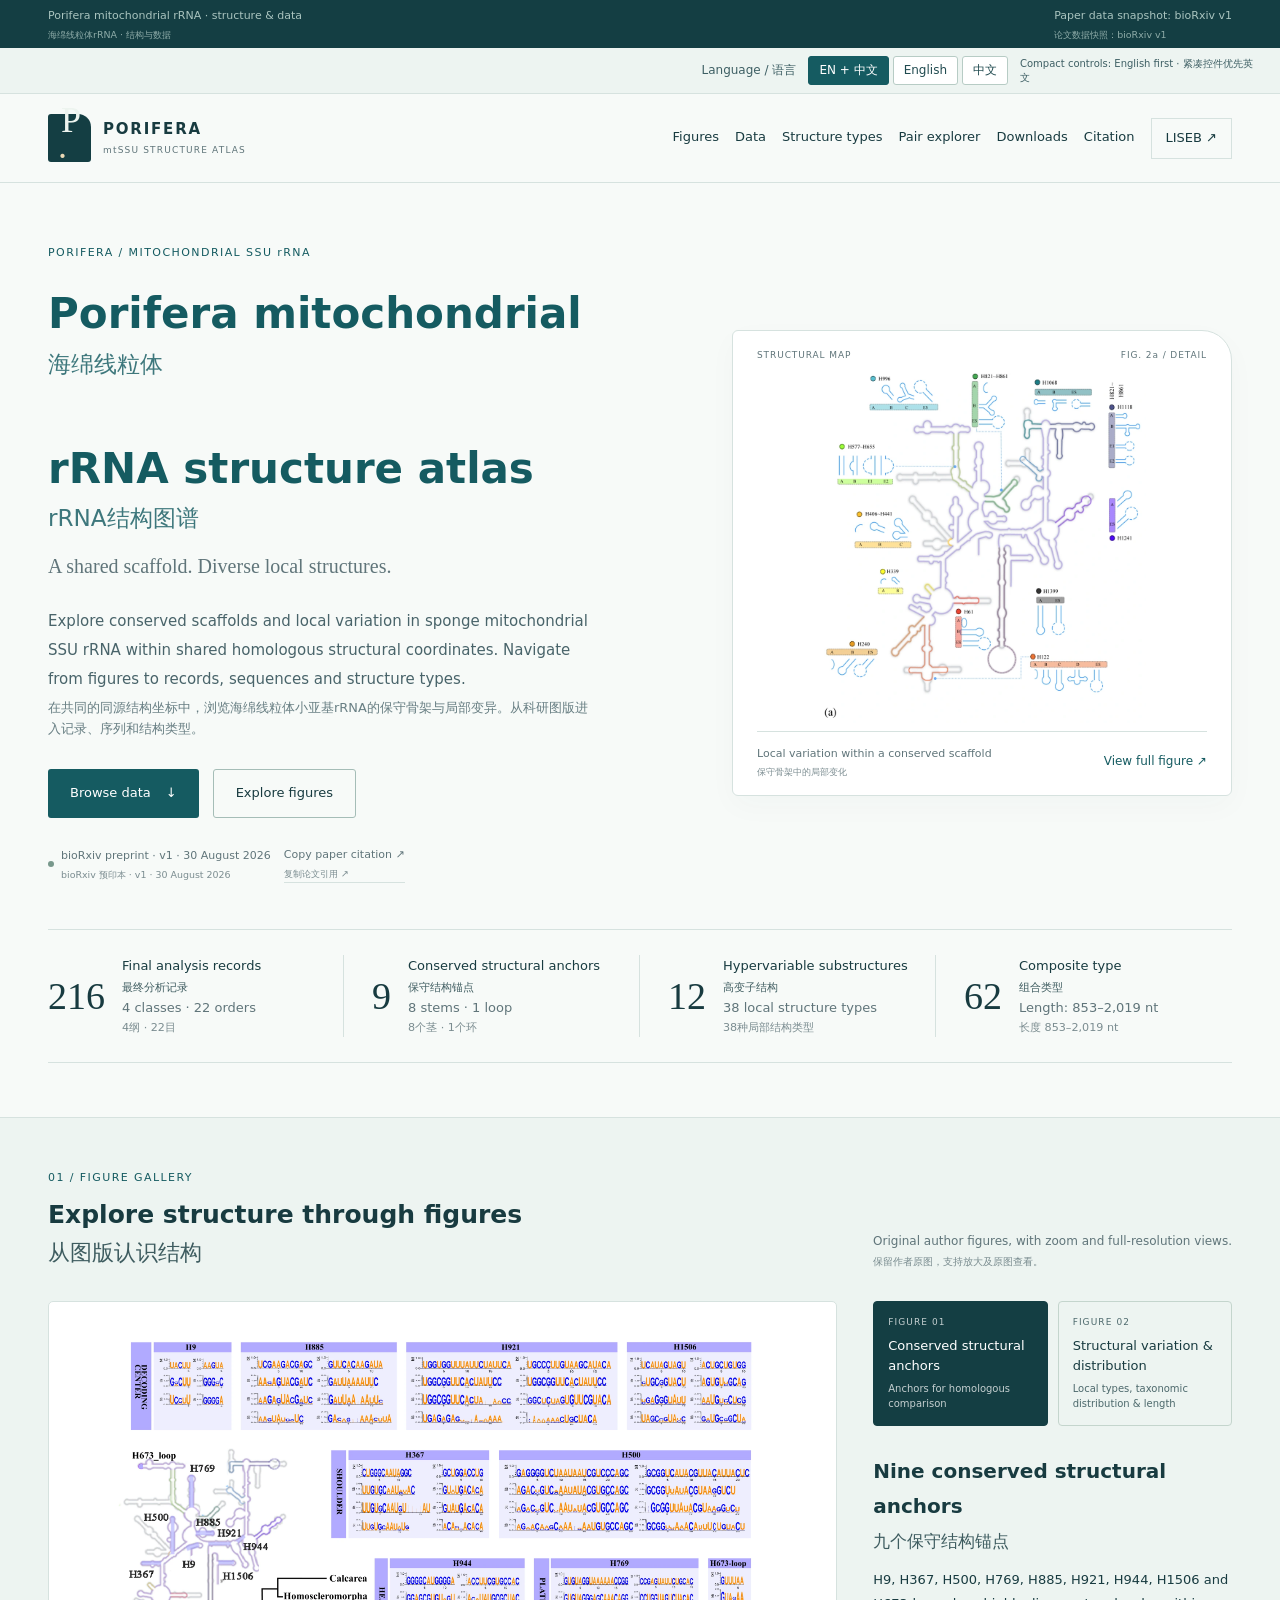
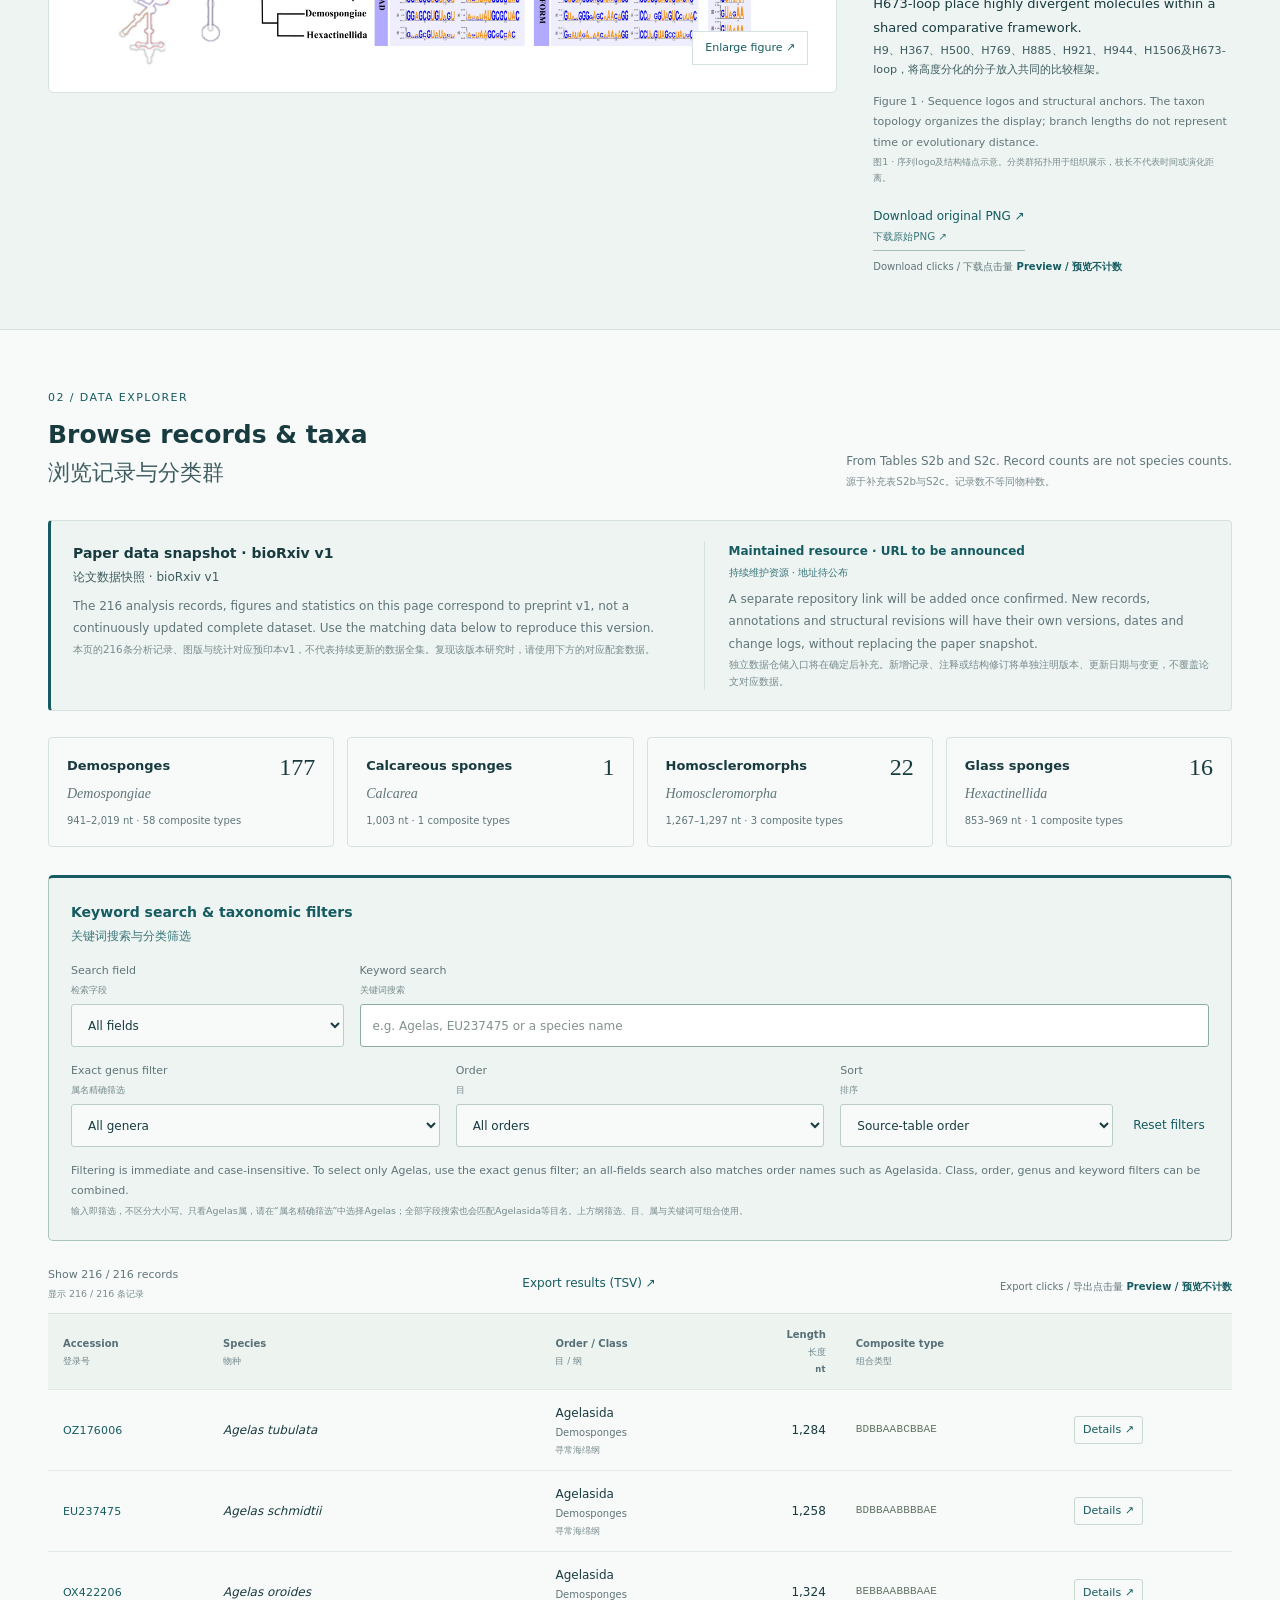
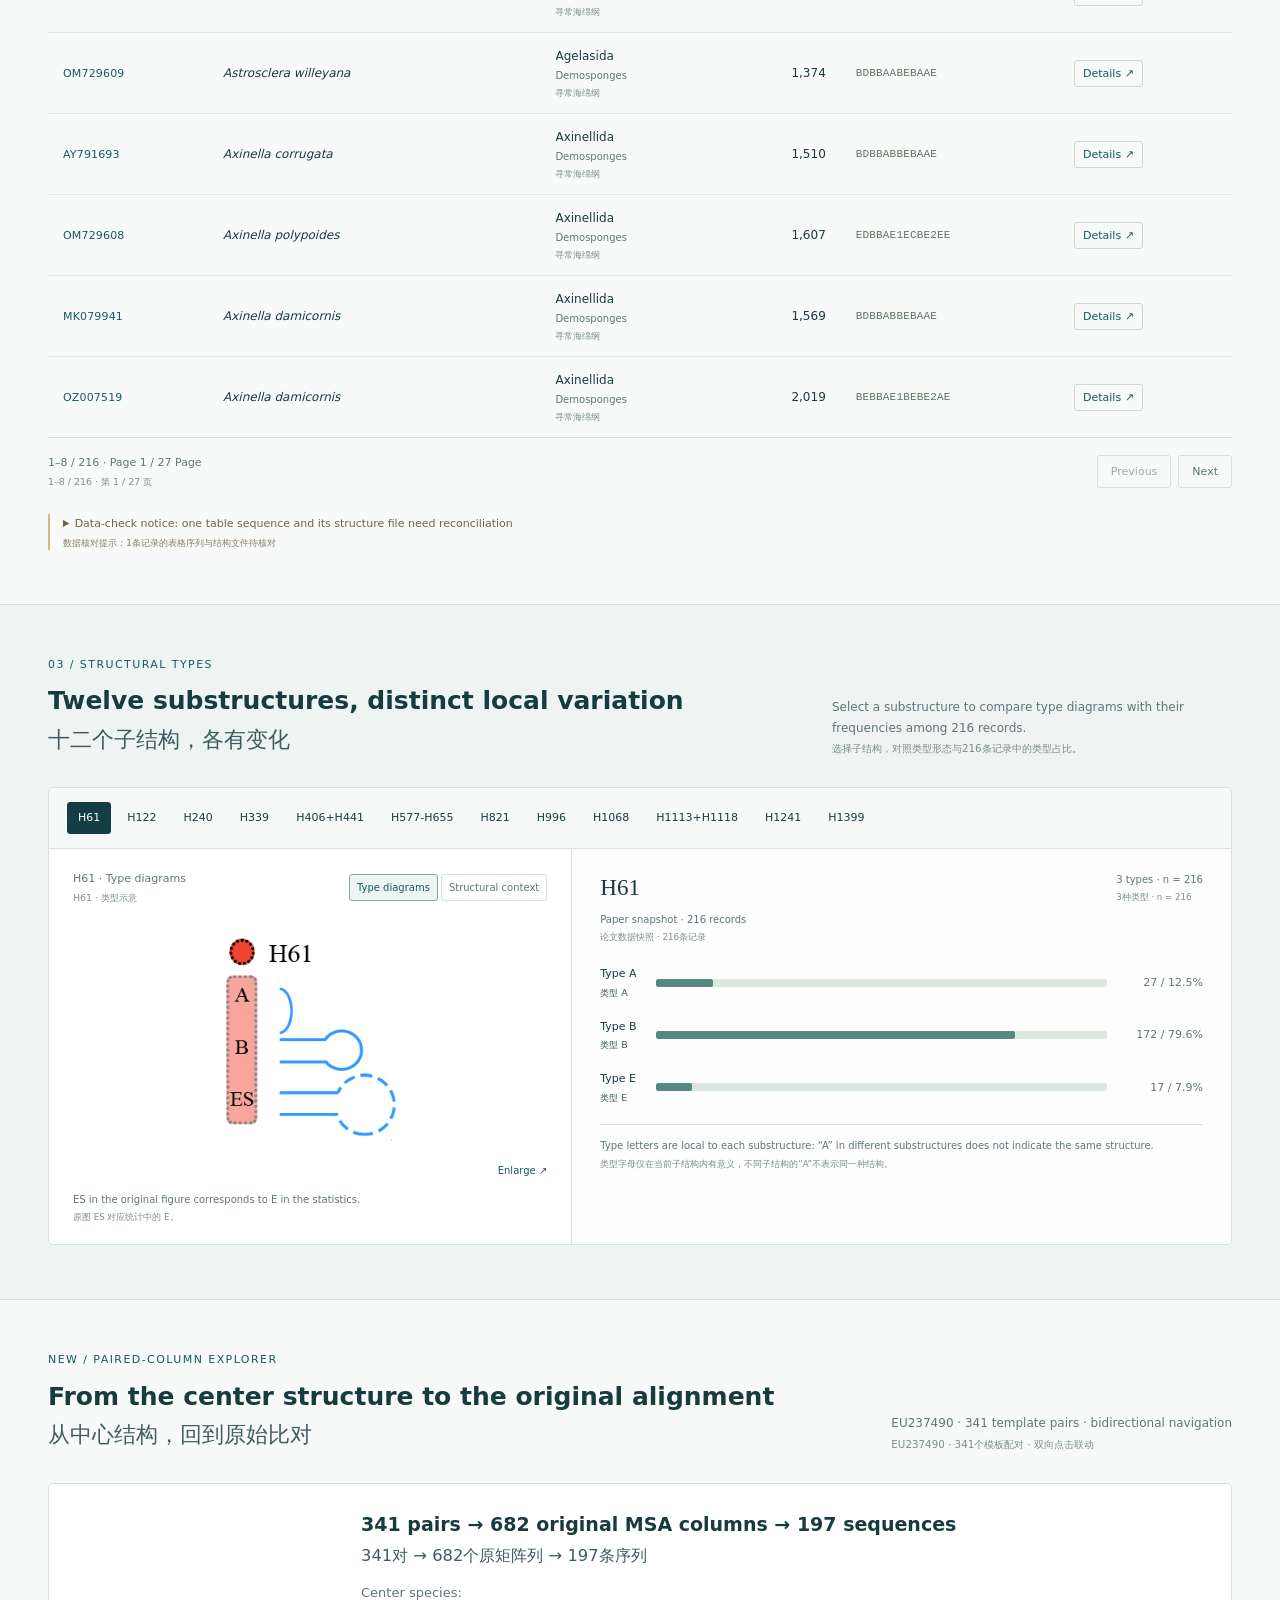
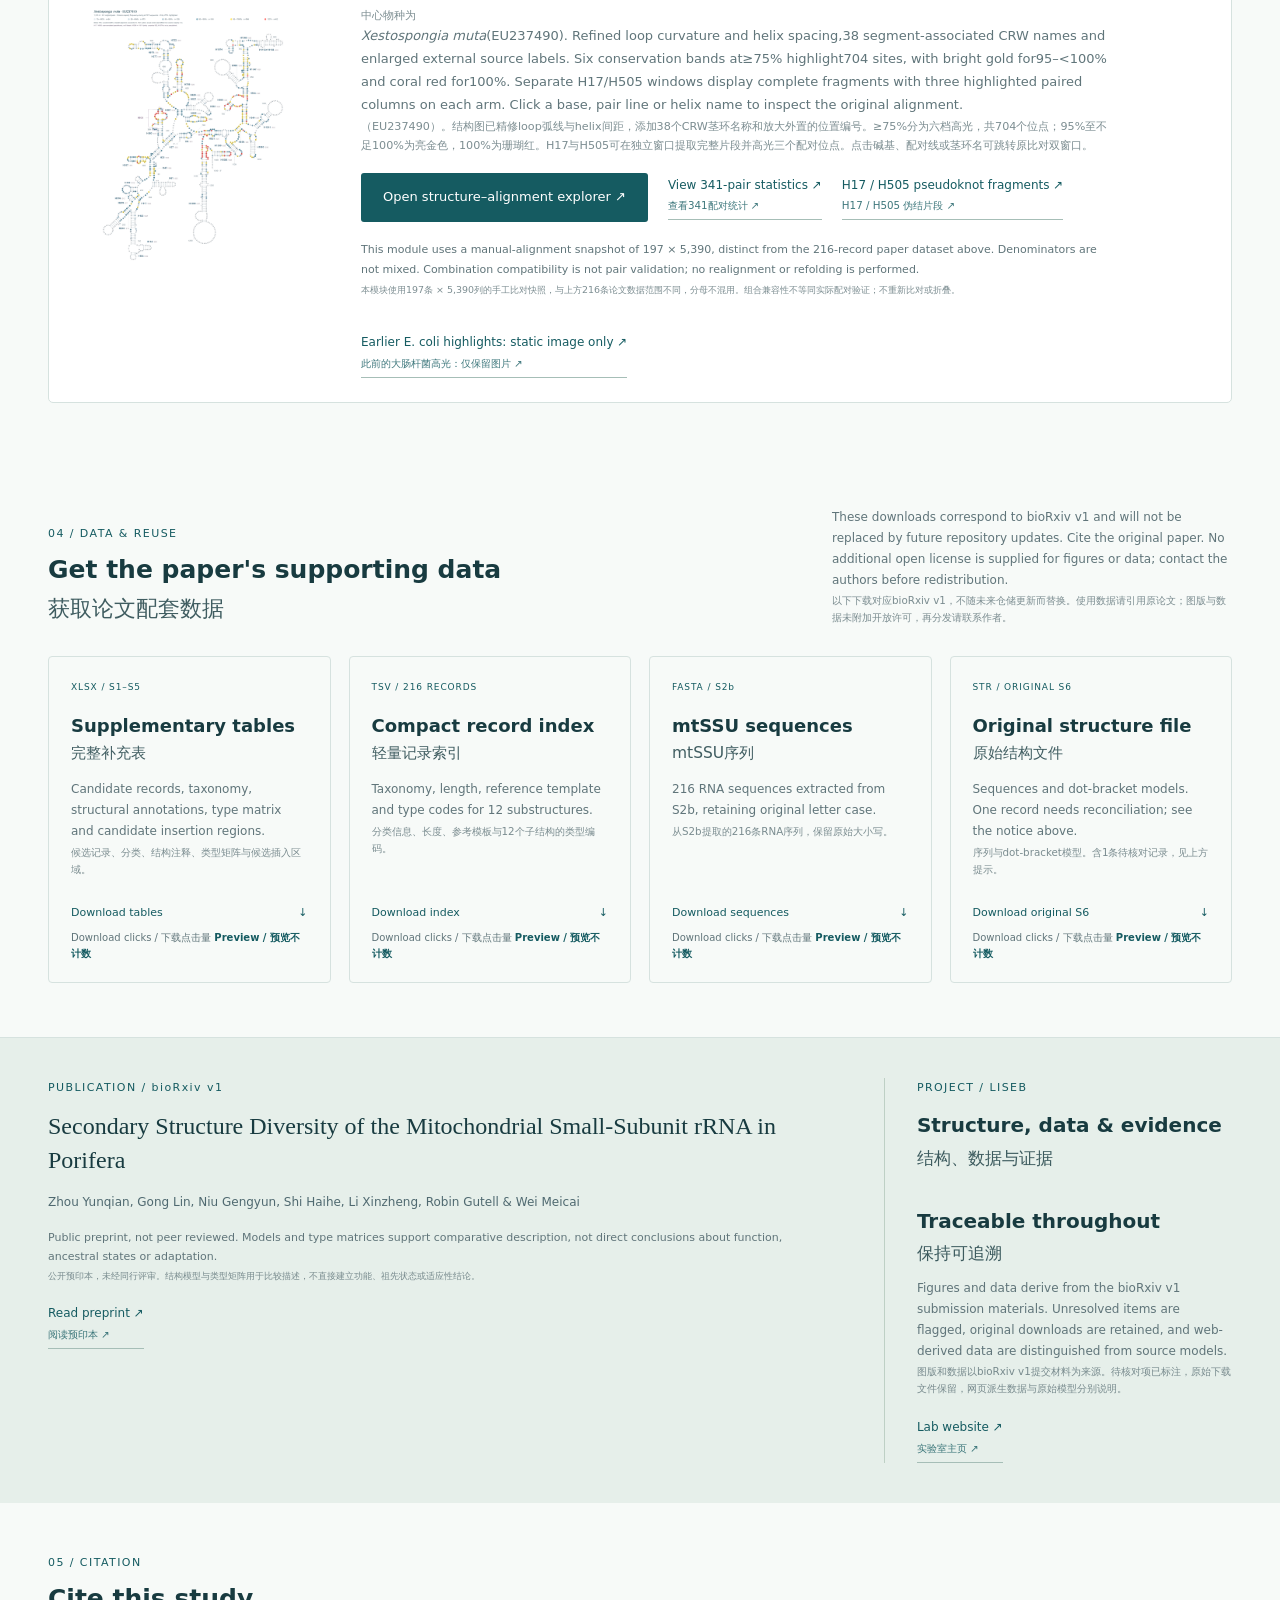
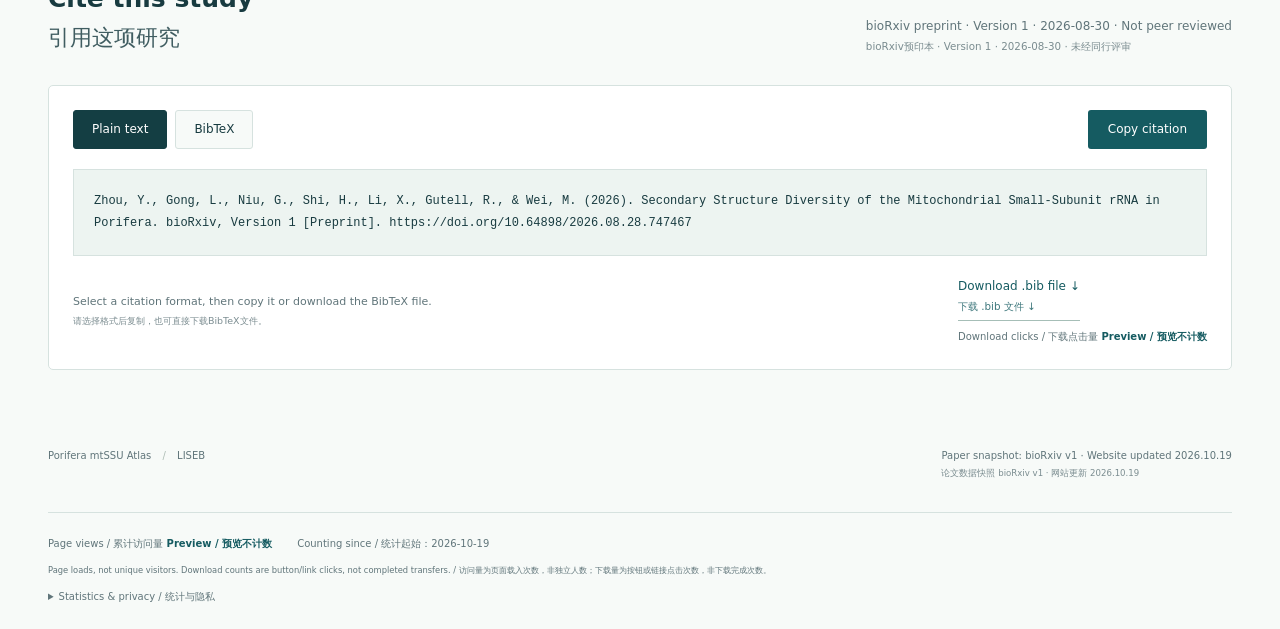
<file: index.html>
<!doctype html>
<html lang="en">
<head>
  <meta charset="utf-8">
  <meta name="viewport" content="width=device-width, initial-scale=1">
  <meta name="description" content="海绵线粒体小亚基rRNA结构图谱：科研图版、分类群与序列记录、结构类型矩阵及数据下载。">
  <meta name="theme-color" content="#143e43">
  <title>Porifera mtSSU Atlas · 海绵线粒体rRNA结构图谱</title>
  <link rel="icon" href="favicon.svg" type="image/svg+xml">
  <link rel="stylesheet" href="styles.css?v=20261019-bilingual-v2">
  <script src="data/records.js" defer></script>
  <script src="app.js?v=20261019-bilingual-v2" defer></script>
<link rel="stylesheet" href="substructures.css?v=20261019-bilingual-v2"><script src="substructures_data.js" defer></script><script src="substructures.js?v=20261019-bilingual-v2" defer></script><style id="pair-atlas-entry-style">
.pair-atlas-entry-layout{display:grid;grid-template-columns:250px minmax(0,1fr);gap:38px;align-items:center;padding:24px;border:1px solid var(--line);background:#fff;border-radius:5px}
.pair-atlas-entry-layout figure{margin:0}.pair-atlas-entry-layout figure img{height:270px;width:100%;object-fit:contain}
.pair-atlas-entry-layout h3{font-size:19px;font-weight:550;margin:0 0 12px}.pair-atlas-entry-layout p{font-size:13px;color:var(--muted);max-width:750px}
.pair-atlas-entry-actions{display:flex;gap:20px;align-items:center;flex-wrap:wrap;margin:18px 0}.pair-atlas-entry-actions .text-link{margin-top:0}
.pair-atlas-entry-layout .quiet{font-size:11px;line-height:1.85;margin-top:13px}
@media(max-width:800px){.pair-atlas-entry-layout{grid-template-columns:180px minmax(0,1fr);gap:22px;padding:19px}.pair-atlas-entry-layout figure img{height:235px}}
@media(max-width:550px){.pair-atlas-entry-layout{grid-template-columns:1fr;gap:18px;padding:17px}.pair-atlas-entry-layout figure img{height:220px}.pair-atlas-entry-layout h3{font-size:17px}.pair-atlas-entry-actions{gap:14px}}
</style><link rel="stylesheet" href="bilingual.css?v=20261019-bilingual-v2"></head>
<body>
  <a class="skip-link" href="#main">跳至主要内容</a>
  <div class="preview-strip"><span class="wrap">海绵线粒体rRNA · 结构与数据 <span>论文数据快照：bioRxiv v1</span></span></div>
  <header class="site-header">
    <div class="wrap header-inner">
      <a href="#top" class="brand" aria-label="Porifera mtSSU Atlas 首页"><span class="brand-mark" aria-hidden="true">P<span>·</span></span><span>PORIFERA<span class="brand-sub">mtSSU STRUCTURE ATLAS</span></span></a>
      <nav aria-label="主导航"><a href="#atlas">图版</a><a href="#data">数据</a><a href="#types">结构类型</a><a href="#pair-atlas">配对联动</a><a href="#downloads">下载</a><a href="#citation">引用</a><a class="lab-link" href="https://mitoooool.github.io/" target="_blank" rel="noopener noreferrer">LISEB ↗<span class="sr-only">（新标签页）</span></a></nav>
    </div>
  </header>
  <main id="main">
    <section class="hero wrap" id="top" aria-labelledby="page-title">
      <div class="hero-copy">
        <p class="eyebrow">PORIFERA / MITOCHONDRIAL SSU rRNA</p>
        <h1 id="page-title">海绵线粒体<br><span>rRNA结构图谱</span></h1>
        <p class="hero-english" lang="en">A shared scaffold. Diverse local structures.</p>
        <p class="hero-description">在共同的同源结构坐标中，浏览海绵线粒体小亚基rRNA的保守骨架与局部变异。从科研图版进入记录、序列和结构类型。</p>
        <div class="hero-actions"><a class="button primary" href="#data">浏览数据 <span aria-hidden="true">↓</span></a><a class="button secondary" href="#atlas">探索结构图版</a></div>
        <p class="paper-status"><span class="status-dot" aria-hidden="true"></span> bioRxiv 预印本 · v1 · 30 August 2026 <a href="#citation">复制论文引用 ↗</a></p>
      </div>
      <figure class="hero-figure"><div class="figure-topline"><span>STRUCTURAL MAP</span><span>FIG. 2a / DETAIL</span></div><img src="assets/structure-map.webp" alt="论文图2a的局部：保守骨架周围不同子结构的模式示意" width="900" height="958"><figcaption><span>保守骨架中的局部变化</span><button class="text-button" data-figure="2" type="button">查看完整图版 ↗</button></figcaption></figure>
    </section>
    <div class="wrap stat-strip" aria-label="数据集概览">
      <div><strong>216</strong><span>最终分析记录</span><small>4纲 · 22目</small></div>
      <div><strong>9</strong><span>保守结构锚点</span><small>8个茎 · 1个环</small></div>
      <div><strong>12</strong><span>高变子结构</span><small>38种局部结构类型</small></div>
      <div><strong>62</strong><span>组合类型</span><small>长度 853–2,019 nt</small></div>
    </div>

    <section class="atlas-section section" id="atlas" aria-labelledby="atlas-title">
      <div class="wrap">
        <div class="section-heading"><div><p class="eyebrow">01 / FIGURE GALLERY</p><h2 id="atlas-title">从图版认识结构</h2></div><p>保留作者原图，支持放大及原图查看。</p></div>
        <div class="gallery-layout">
          <div class="gallery-image"><button id="gallery-open" class="image-button" type="button" aria-label="放大当前科研图版"><img id="gallery-image" src="assets/figure-1.webp" alt="图1：四个海绵纲的保守结构锚点和序列logo" loading="lazy"><span class="image-action">放大图版 ↗</span></button></div>
          <aside class="gallery-info" aria-label="图版选择与说明">
            <div class="gallery-tabs" role="group" aria-label="选择图版"><button type="button" data-gallery="1" aria-pressed="true"><span>FIGURE 01</span>保守结构锚点<small>同源比较的起点</small></button><button type="button" data-gallery="2" aria-pressed="false"><span>FIGURE 02</span>结构变异与分布<small>局部类型、类群分布与长度</small></button></div>
            <h3 id="gallery-title">九个保守结构锚点</h3><p id="gallery-description">H9、H367、H500、H769、H885、H921、H944、H1506及H673-loop，将高度分化的分子放入共同的比较框架。</p>
            <p class="quiet" id="gallery-source">图1 · 序列logo及结构锚点示意。分类群拓扑用于组织展示，枝长不代表时间或演化距离。</p>
            <a id="gallery-download" class="text-link" href="assets/figure-1.png" download>下载原始PNG ↗</a>
          </aside>
        </div>
      </div>
    </section>

    <section class="data-section section wrap" id="data" aria-labelledby="data-title">
      <div class="section-heading"><div><p class="eyebrow">02 / DATA EXPLORER</p><h2 id="data-title">浏览记录与分类群</h2></div><p>源于补充表S2b与S2c。记录数不等同物种数。</p></div>
      <aside class="data-version-note" aria-labelledby="data-version-title">
        <div><h3 id="data-version-title">论文数据快照 · bioRxiv v1</h3><p>本页的216条分析记录、图版与统计对应预印本v1，不代表持续更新的数据全集。复现该版本研究时，请使用下方的对应配套数据。</p></div>
        <div class="repository-placeholder"><span class="repository-status">持续维护资源 · 地址待公布</span><p>独立数据仓储入口将在确定后补充。新增记录、注释或结构修订将单独注明版本、更新日期与变更，不覆盖论文对应数据。</p></div>
      </aside>
      <div class="class-grid" id="class-grid" role="group" aria-label="按纲筛选"></div>
      <form class="data-controls" id="filters" role="search" aria-label="检索项目记录">
        <p class="filter-heading">关键词搜索与分类筛选</p>
        <label class="query-field"><span>检索字段</span><select id="query-field"><option value="all">全部字段</option><option value="accession">登录号</option><option value="species">物种</option><option value="genus">属</option><option value="family">科</option><option value="order">目</option><option value="class">纲</option><option value="composite">组合类型</option></select></label>
        <label class="search-field"><span>关键词搜索</span><input type="search" id="search" placeholder="例如 Agelas、EU237475 或物种名称" autocomplete="off" maxlength="160" aria-describedby="filter-help"></label>
        <label class="genus-field"><span>属名精确筛选</span><select id="genus"><option value="">全部属</option></select></label>
        <label class="order-field"><span>目</span><select id="order"><option value="">全部目</option></select></label>
        <label class="sort-field"><span>排序</span><select id="sort"><option value="default">源表顺序</option><option value="length-up">长度从短到长</option><option value="length-down">长度从长到短</option><option value="species">物种名称</option></select></label>
        <button class="reset-button" type="reset">清除筛选</button>
        <p class="filter-help" id="filter-help">输入即筛选，不区分大小写。只看Agelas属，请在“属名精确筛选”中选择Agelas；全部字段搜索也会匹配Agelasida等目名。上方纲筛选、目、属与关键词可组合使用。</p>
      </form>
      <div class="table-topline"><p id="result-count" role="status" aria-live="polite">正在载入216条记录…</p><button id="export-filtered" class="text-button" type="button">导出当前结果 TSV ↗</button></div>
      <div class="table-scroll" tabindex="0" aria-label="记录表，窄屏可横向滚动"><table><caption class="sr-only">最终分析数据的登录号、物种、分类群、长度及组合类型</caption><thead><tr><th scope="col">登录号</th><th scope="col">物种</th><th scope="col">目 / 纲</th><th scope="col" class="numeric">长度 <small>nt</small></th><th scope="col">组合类型</th><th scope="col"><span class="sr-only">记录详情</span></th></tr></thead><tbody id="record-rows"></tbody></table></div>
      <div class="pagination"><span id="page-info"></span><div><button type="button" id="previous">上一页</button><button type="button" id="next">下一页</button></div></div>
      <details class="data-note"><summary>数据核对提示：1条记录的表格序列与结构文件待核对</summary><p>JX978470在S2b中为1,003 nt，但S6结构文件对应序列为1,277 nt。本站保留原始来源，不自动替换；该记录的配对展示与单条结构导出暂不可用。其余215条序列在忽略字母大小写后匹配。</p></details>
      <noscript><p>记录浏览需要JavaScript。您仍可在下方下载完整补充表。</p></noscript>
    </section>

    <section class="types-section section" id="types" aria-labelledby="types-title"><div class="wrap">
      <div class="section-heading"><div><p class="eyebrow">03 / STRUCTURAL TYPES</p><h2 id="types-title">十二个子结构，各有变化</h2></div><p>选择子结构，对照类型形态与216条记录中的类型占比。</p></div>
      <div class="type-layout">
  <div class="segment-grid" id="segment-grid" role="group" aria-label="选择高变子结构"></div>
  <div class="substructure-content">
    <figure class="substructure-figure">
      <div class="substructure-figure-head"><span id="substructure-figure-label">H61 · 类型示意</span><div class="substructure-view-switch" role="group" aria-label="切换结构图视图"><button type="button" data-substructure-mode="types" aria-pressed="true">类型示意</button><button type="button" data-substructure-mode="context" aria-pressed="false">结构位置</button></div></div>
      <button type="button" class="substructure-open" id="substructure-open" aria-haspopup="dialog"><img id="substructure-image" src="assets/substructures/H61-types.png" alt="H61局部结构类型示意" width="261" height="291"><span>点击放大 ↗</span></button>
      <figcaption class="substructure-caption" id="substructure-caption"></figcaption>
    </figure>
    <div class="type-detail">
      <div class="type-title-row"><h3 id="segment-title">H61</h3><span id="segment-count"></span></div>
      <p class="types-denominator">论文数据快照 · 216条记录</p>
      <div id="type-bars"></div>
      <p class="quiet">类型字母仅在当前子结构内有意义，不同子结构的“A”不表示同一种结构。</p>
    </div>
  </div>
</div>
    </div></section>


    <section class="section wrap pair-atlas-entry" id="pair-atlas" aria-labelledby="pair-atlas-title">
      <div class="section-heading"><div><p class="eyebrow">NEW / PAIRED-COLUMN EXPLORER</p><h2 id="pair-atlas-title">从中心结构，回到原始比对</h2></div><p>EU237490 · 341个模板配对 · 双向点击联动</p></div>
      <div class="pair-atlas-entry-layout">
        <figure><a href="pair-atlas/" aria-label="打开EU237490结构与比对联动"><img src="pair-atlas/EU237490_CRW_conservation.png?v=20261019-refined-pk-v1" alt="EU237490的1310个碱基、341个原配对与额外伪结；≥75%分档，95%至不足100%亮金色，100%珊瑚红" loading="lazy"></a></figure>
        <div><h3>341对 → 682个原矩阵列 → 197条序列</h3>
          <p>中心物种为<i>Xestospongia muta</i>（EU237490）。结构图已精修loop弧线与helix间距，添加38个CRW茎环名称和放大外置的位置编号。≥75%分为六档高光，共704个位点；95%至不足100%为亮金色，100%为珊瑚红。H17与H505可在独立窗口提取完整片段并高光三个配对位点。点击碱基、配对线或茎环名可跳转原比对双窗口。</p>
          <div class="pair-atlas-entry-actions"><a class="button primary" href="pair-atlas/">打开结构—比对联动 ↗</a><a class="text-link" href="pair-atlas/#pairs">查看341配对统计 ↗</a><a class="text-link" href="pair-atlas/pseudoknot_viewer.html?helix=H17" target="_blank" rel="noopener">H17 / H505 伪结片段 ↗</a></div>
          <p class="quiet">本模块使用197条 × 5,390列的手工比对快照，与上方216条论文数据范围不同，分母不混用。组合兼容性不等同实际配对验证；不重新比对或折叠。</p>
          <p class="quiet"><a class="text-link" href="pair-atlas/ecoli_highlights_static.png" target="_blank">此前的大肠杆菌高光：仅保留图片 ↗</a></p>
        </div>
      </div>
    </section>

    <section class="downloads-section section wrap" id="downloads" aria-labelledby="downloads-title">
      <div class="section-heading"><div><p class="eyebrow">04 / DATA &amp; REUSE</p><h2 id="downloads-title">获取论文配套数据</h2></div><p>以下下载对应bioRxiv v1，不随未来仓储更新而替换。使用数据请引用原论文；图版与数据未附加开放许可，再分发请联系作者。</p></div>
      <div class="download-grid">
        <a class="download-card" href="data/supplementary-tables.xlsx" download><span class="file-tag">XLSX / S1–S5</span><h3>完整补充表</h3><p>候选记录、分类、结构注释、类型矩阵与候选插入区域。</p><span class="download-action">下载补充表 <span aria-hidden="true">↓</span></span></a>
        <a class="download-card" href="data/records.tsv" download><span class="file-tag">TSV / 216 RECORDS</span><h3>轻量记录索引</h3><p>分类信息、长度、参考模板与12个子结构的类型编码。</p><span class="download-action">下载数据索引 <span aria-hidden="true">↓</span></span></a>
        <a class="download-card" href="data/sequences.fasta" download><span class="file-tag">FASTA / S2b</span><h3>mtSSU序列</h3><p>从S2b提取的216条RNA序列，保留原始大小写。</p><span class="download-action">下载序列 <span aria-hidden="true">↓</span></span></a>
        <a class="download-card" href="data/structures.str" download><span class="file-tag">STR / ORIGINAL S6</span><h3>原始结构文件</h3><p>序列与dot-bracket模型。含1条待核对记录，见上方提示。</p><span class="download-action">下载原始S6 <span aria-hidden="true">↓</span></span></a>
      </div>
    </section>

    <section class="publication-section" id="publication" aria-labelledby="publication-title"><div class="wrap publication-layout"><div><p class="eyebrow">PUBLICATION / bioRxiv v1</p><h2 id="publication-title" lang="en">Secondary Structure Diversity of the Mitochondrial Small-Subunit rRNA in Porifera</h2><p class="authors" lang="en">Zhou Yunqian, Gong Lin, Niu Gengyun, Shi Haihe, Li Xinzheng, Robin Gutell &amp; Wei Meicai</p><p class="quiet">公开预印本，未经同行评审。结构模型与类型矩阵用于比较描述，不直接建立功能、祖先状态或适应性结论。</p><a class="text-link" href="https://doi.org/10.64898/2026.08.28.747467" target="_blank" rel="noopener noreferrer">阅读预印本 ↗<span class="sr-only">（新标签页）</span></a></div><aside><p class="eyebrow">PROJECT / LISEB</p><h3>结构、数据与证据<br>保持可追溯</h3><p>图版和数据以bioRxiv v1提交材料为来源。待核对项已标注，原始下载文件保留，网页派生数据与原始模型分别说明。</p><a class="text-link" href="https://mitoooool.github.io/" target="_blank" rel="noopener noreferrer">实验室主页 ↗<span class="sr-only">（新标签页）</span></a></aside></div></section>
    <section class="citation-section section wrap" id="citation" aria-labelledby="citation-title">
      <div class="section-heading"><div><p class="eyebrow">05 / CITATION</p><h2 id="citation-title">引用这项研究</h2></div><p>bioRxiv预印本 · Version 1 · 2026-08-30 · 未经同行评审</p></div>
      <div class="citation-card">
        <div class="citation-toolbar"><div class="citation-formats" role="group" aria-label="引用格式"><button type="button" data-citation-format="text" aria-pressed="true">纯文本</button><button type="button" data-citation-format="bibtex" aria-pressed="false">BibTeX</button></div><button class="button primary" id="copy-citation" type="button">复制引用</button></div>
        <pre id="citation-text" tabindex="0" aria-label="当前引用文本，支持选择复制">Zhou, Y., Gong, L., Niu, G., Shi, H., Li, X., Gutell, R., &amp; Wei, M. (2026). Secondary Structure Diversity of the Mitochondrial Small-Subunit rRNA in Porifera. bioRxiv, Version 1 [Preprint]. https://doi.org/10.64898/2026.08.28.747467</pre>
        <template id="citation-bibtex">@article{Zhou2026PoriferaMtSSU,
  author = {Zhou, Yunqian and Gong, Lin and Niu, Gengyun and Shi, Haihe and Li, Xinzheng and Gutell, Robin and Wei, Meicai},
  title = {Secondary Structure Diversity of the Mitochondrial Small-Subunit {rRNA} in {Porifera}},
  journal = {bioRxiv},
  year = {2026},
  doi = {10.64898/2026.08.28.747467},
  url = {https://doi.org/10.64898/2026.08.28.747467},
  note = {Version 1; posted 30 August 2026; preprint, not peer reviewed}
}</template>
        <div class="citation-bottom"><p id="citation-status" role="status" aria-live="polite">请选择格式后复制，也可直接下载BibTeX文件。</p><a class="text-link" href="data/porifera-mtssu-v1.bib" download>下载 .bib 文件 ↓</a></div>
      </div>
    </section>
  </main>
  <footer class="wrap footer"><span>Porifera mtSSU Atlas <span class="footer-divider">/</span> LISEB</span><span>论文数据快照 bioRxiv v1 · 网站更新 2026.10.19</span></footer>

  <dialog id="figure-dialog" class="figure-dialog" aria-labelledby="figure-modal-title"><div class="modal-toolbar"><h2 id="figure-modal-title">科研图版</h2><div class="zoom-controls"><button type="button" id="zoom-out" aria-label="缩小图版">−</button><output id="zoom-label">100%</output><button type="button" id="zoom-in" aria-label="放大图版">＋</button><button type="button" id="zoom-reset">适应窗口</button></div><button type="button" class="close-button" data-close="figure-dialog" aria-label="关闭图版">×</button></div><div class="zoom-viewport" id="zoom-viewport"><img id="modal-figure" src="assets/figure-1.png" alt="当前科研图版"></div><p class="modal-footnote">可放大并滚动查看细节；按Esc关闭。</p></dialog>
  <dialog id="record-dialog" class="record-dialog" aria-labelledby="record-title"><div class="modal-toolbar"><div><p class="eyebrow" id="record-accession"></p><h2 id="record-title"></h2></div><button type="button" class="close-button" data-close="record-dialog" aria-label="关闭记录">×</button></div><div class="record-content" id="record-content"></div></dialog>
<dialog id="substructure-dialog" class="figure-dialog" aria-labelledby="substructure-modal-title"><div class="modal-toolbar"><h2 id="substructure-modal-title">子结构类型示意</h2><div class="zoom-controls"><button type="button" id="substructure-zoom-out" aria-label="缩小子结构图">−</button><output id="substructure-zoom-label">100%</output><button type="button" id="substructure-zoom-in" aria-label="放大子结构图">＋</button><button type="button" id="substructure-zoom-reset">适应窗口</button></div><button type="button" class="close-button" id="substructure-close" aria-label="关闭子结构图">×</button></div><div class="zoom-viewport" id="substructure-zoom-viewport"><img id="substructure-modal-image" alt="当前子结构图"></div><p class="modal-footnote" id="substructure-modal-caption"></p></dialog><script src="bilingual.js?v=20261019-refined-pk-v1"></script><script src="statistics.js?v=20261019-stats-v1"></script></body>
</html>
</file>
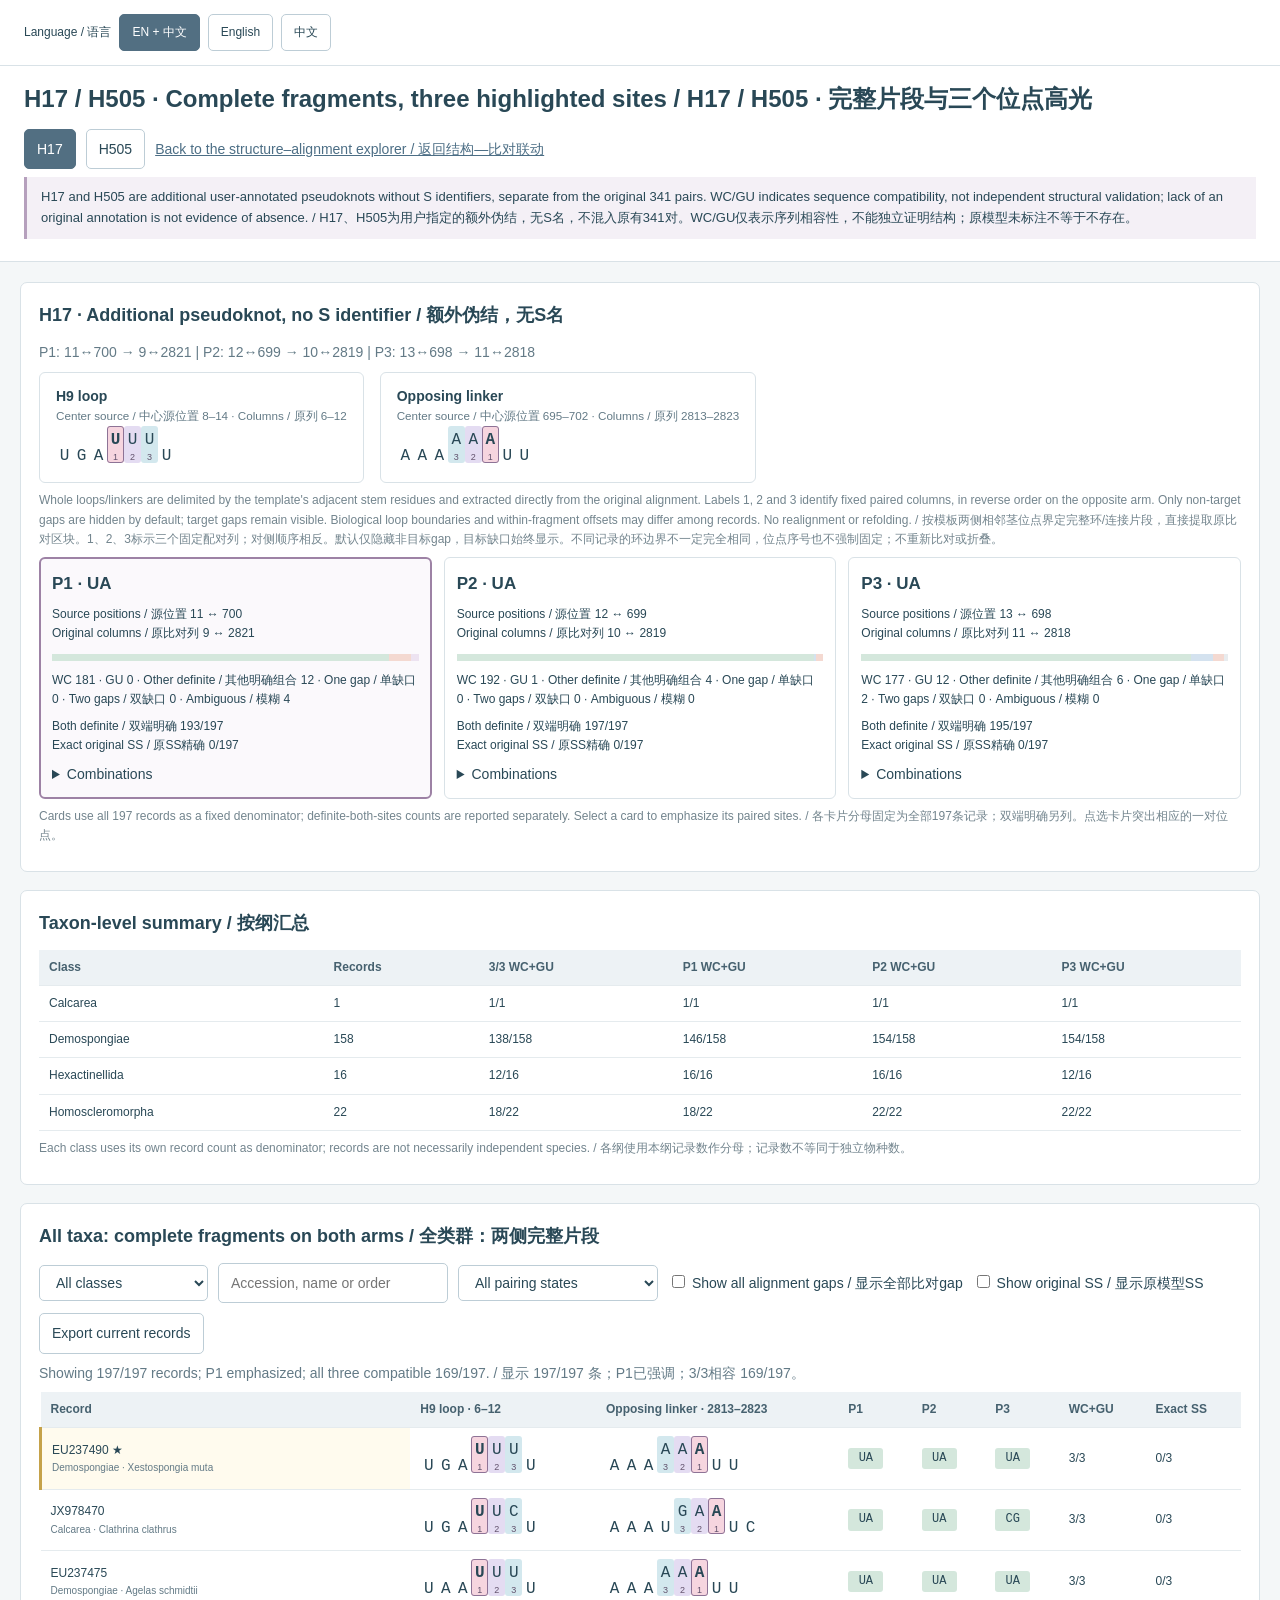
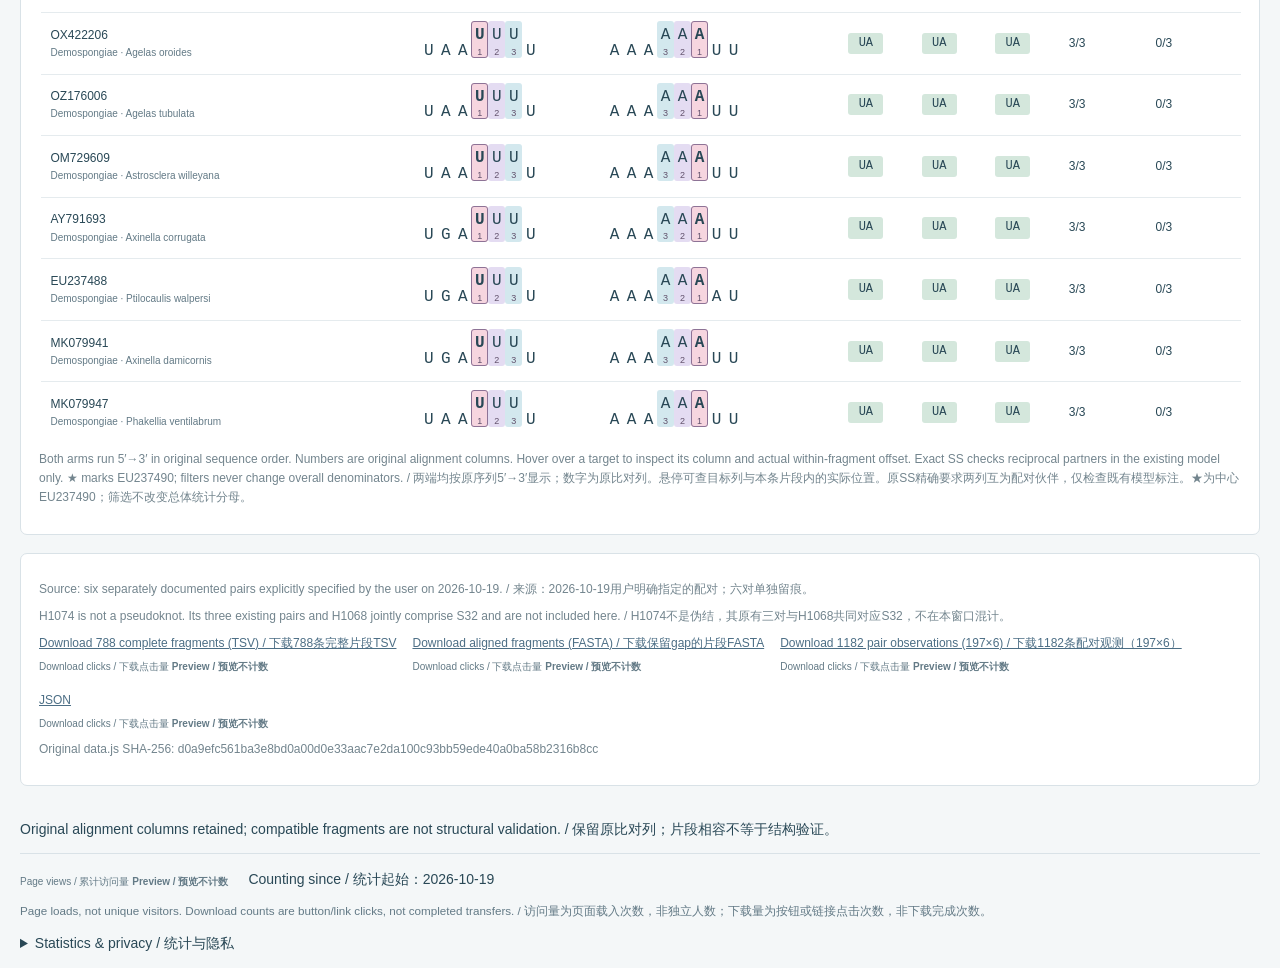
<file: pair-atlas/pseudoknot_viewer.html>
<!doctype html>
<html lang="en"><head><meta charset="utf-8"><meta name="viewport" content="width=device-width,initial-scale=1">
<meta name="description" content="H17 and H505 pseudoknot fragments across 197 original Porifera mtSSU records, highlighting three fixed paired columns on each arm.">
<title>H17 / H505 · Pseudoknot fragments</title>
<style>
:root{--ink:#294856;--muted:#637a86;--line:#d9e2e7;--wc:#d4e7dc;--gu:#d4e2ef;--other:#f4d9d1;--gap:#e8ecef;--ambiguous:#ede3f1}
*{box-sizing:border-box}body{margin:0;background:#f4f7f8;color:var(--ink);font:14px/1.6 Arial,"Microsoft YaHei",sans-serif}
.language-settings,header{background:#fff;border-bottom:1px solid var(--line);padding:14px 24px}.language-settings{display:flex;gap:8px;align-items:center;flex-wrap:wrap;font-size:12px}
h1{font-size:24px;margin:0 0 10px}h2{font-size:18px;margin:0 0 12px}p{margin:8px 0}.muted{color:var(--muted)}
.notice{border-left:3px solid #b6a0bd;padding:10px 14px;background:#f4f0f6;font-size:13px}
nav,.controls{display:flex;gap:10px;align-items:center;flex-wrap:wrap}button,select,input,a{font:inherit}
button,select,input{border:1px solid #bdcdd6;background:white;border-radius:5px;padding:8px 12px;color:var(--ink);max-width:100%}
button{cursor:pointer}button.active,button[aria-pressed=true]{background:#526f82;color:white;border-color:#526f82}a{color:#4c6e85}
main{max-width:1600px;margin:auto;padding:20px;display:grid;gap:18px}
section{background:white;border:1px solid var(--line);border-radius:7px;padding:18px;min-width:0}
.cards{display:grid;grid-template-columns:repeat(3,minmax(0,1fr));gap:12px}.card{border:1px solid var(--line);padding:12px;border-radius:6px;cursor:pointer}
.card.selected{border:2px solid #9d82a5;padding:11px;background:#fbf9fc}.card strong{font-size:17px}.card p{font-size:12px}
.bar{height:7px;background:var(--gap);display:flex;margin:10px 0}.bar span{height:100%}.wc{background:var(--wc)}.gu{background:var(--gu)}.other{background:var(--other)}.one_gap,.two_gap{background:var(--gap)}.ambiguous{background:var(--ambiguous)}
.pill{display:inline-block;min-width:35px;text-align:center;border-radius:3px;padding:1px 5px;font-family:Consolas,monospace}
.scroll{overflow:auto;max-width:100%}table{border-collapse:collapse;width:100%;white-space:nowrap;font-size:12px}
th,td{padding:8px 10px;border-bottom:1px solid #e5ebee;text-align:left}thead th{background:#edf2f5;color:#46616f}
.row-list{max-height:650px;overflow:auto}.row-list thead th{position:sticky;top:0;z-index:3}
.sample{position:sticky;left:0;background:white;min-width:200px;z-index:1}.row-list thead .sample{background:#edf2f5;z-index:4}
small{display:block;color:var(--muted)}.center .sample,.sample-card.center{border-left:3px solid #c5a24a;background:#fffbee}
.lane{font:16px/1.8 Consolas,"Courier New",monospace;white-space:pre;min-height:28px}
.nt{display:inline-block;min-width:17px;text-align:center;position:relative}.p1{background:#f6d5df}.p2{background:#e4dcf2}.p3{background:#d3e8ee}
.target{border-radius:3px}.target:after{content:attr(data-pair);display:block;font:9px/1.1 Arial;margin-top:-2px;color:#60506b}
.current{outline:1.5px solid #8d7396;outline-offset:-1px;font-weight:bold}.ss{font-size:12px;color:#8b9299}.ss .target:after{content:"";display:none}
.foot{font-size:12px;color:#73858e;overflow-wrap:anywhere}input[type=search]{min-width:230px}.mobile-records{display:none}.motif-cards{display:flex;flex-wrap:wrap;gap:16px}.motif-card{padding:12px 16px;border:1px solid var(--line);border-radius:6px}
footer{max-width:1600px;margin:auto;padding:12px 20px}.downloads{display:flex;flex-wrap:wrap;gap:16px}.sample-card{padding:12px;border-bottom:1px solid var(--line);background:white}.sample-card .fragment{margin:12px 0}.mobile-records{max-height:700px;overflow:auto}
.usage-counter{display:block;font:10px/1.6 Arial,"Microsoft YaHei",sans-serif;color:var(--muted);margin-top:6px;white-space:normal}
.download-link-with-count{display:inline-flex;flex-direction:column;max-width:100%}.site-usage{display:flex;flex-wrap:wrap;gap:10px 20px;border-top:1px solid var(--line);padding-top:14px;margin-top:12px}.site-usage>small,.site-usage>details{width:100%;max-width:100%;line-height:1.8}
@media(max-width:700px){header,.language-settings{padding:14px}h1{font-size:20px}main{padding:10px}section{padding:12px}.cards{grid-template-columns:1fr}.controls{align-items:stretch}.desktop-records{display:none}.mobile-records{display:block}.sample{min-width:180px}}
</style></head><body>
<aside class="language-settings"><span>Language / 语言</span><button data-language-mode="both">EN + 中文</button><button data-language-mode="en">English</button><button data-language-mode="zh">中文</button></aside>
<header><h1 data-copy="title"></h1><nav><button data-tab="H17">H17</button><button data-tab="H505">H505</button><a href="index.html" data-copy="back"></a></nav>
<p class="notice" data-copy="notice"></p></header>
<main>
<section><h2 id="heading"></h2><p id="mapping" class="muted"></p><div id="motifs" class="motif-cards"></div>
<p class="foot" data-copy="extractNote"></p><div id="cards" class="cards"></div><p class="foot" data-copy="denominator"></p></section>
<section><h2 data-copy="taxaHeading"></h2><div class="scroll"><table><thead id="taxaHead"></thead><tbody id="taxa"></tbody></table></div><p class="foot" data-copy="taxaNote"></p></section>
<section><h2 data-copy="recordsHeading"></h2>
<div class="controls"><select id="group" aria-label="Filter taxon"></select><input id="query" type="search">
<select id="compat" aria-label="Filter compatibility"></select>
<label><input type="checkbox" id="showGaps"> <span data-copy="showGaps"></span></label>
<label><input type="checkbox" id="showSS"> <span data-copy="showSS"></span></label><button id="export" data-copy="export"></button></div>
<p id="count" class="muted"></p><div class="row-list desktop-records"><table><thead id="rowsHead"></thead><tbody id="rows"></tbody></table></div>
<div id="mobileRows" class="mobile-records"></div><p class="foot" data-copy="recordsNote"></p></section>
<section class="foot"><p data-copy="provenance"></p><p data-copy="s32"></p>
<div class="downloads"><a href="pseudoknot_fragments_197x4.tsv" download data-copy="fragmentTsv"></a>
<a href="pseudoknot_fragments_197x4.fasta" download data-copy="fragmentFasta"></a>
<a href="pseudoknot_observations_197x6.tsv" download data-copy="observations"></a>
<a href="pseudoknot_view_data.json" download>JSON</a></div><p id="hash"></p></section>
</main><footer><span data-copy="footer"></span></footer>
<script id="dataset" type="application/json">{"samples":197,"original_alignment_columns":5390,"original_template_pairs":341,"user_added_annotation_pairs":6,"source_sha256":"d0a9efc561ba3e8bd0a00d0e33aac7e2da100c93bb59ede40a0ba58b2316b8cc","groups":["Calcarea","Demospongiae","Hexactinellida","Homoscleromorpha"],"modules":{"H17":{"name":"H17","S_name":null,"authority":"explicit user annotation, 2026-10-19","pairs":[{"id":1,"source_left":11,"source_right":700,"col_left":9,"col_right":2821,"center_combo":"UA","counts":{"WC":181,"GU":0,"other":12,"one_gap":0,"two_gap":0,"ambiguous":4},"combos":{"UA":178,"AA":11,"UN":4,"CG":3,"UC":1},"denominator":197,"both_definite":193,"original_exact_count":0},{"id":2,"source_left":12,"source_right":699,"col_left":10,"col_right":2819,"center_combo":"UA","counts":{"WC":192,"GU":1,"other":4,"one_gap":0,"two_gap":0,"ambiguous":0},"combos":{"UA":181,"CG":11,"UC":4,"UG":1},"denominator":197,"both_definite":197,"original_exact_count":0},{"id":3,"source_left":13,"source_right":698,"col_left":11,"col_right":2818,"center_combo":"UA","counts":{"WC":177,"GU":12,"other":6,"one_gap":2,"two_gap":0,"ambiguous":0},"combos":{"UA":169,"UG":12,"CG":8,"UC":3,"C-":2,"GA":2,"UU":1},"denominator":197,"both_definite":195,"original_exact_count":0}],"motifs":["UGA(UUU)U","AAA(AAA)UU"],"windows":[[6,7,8,9,10,11,12],[2813,2814,2815,2816,2817,2818,2819,2820,2821,2822,2823]],"rows":[{"id":"Calcarea_Clathrinida_Clathrinidae_JX978470","accession":"JX978470","group":"Calcarea","order":"Clathrinida","label":"Clathrina clathrus","values":[{"pair":1,"combo":"UA","category":"WC","original_model_exact_pair":false,"original_ss_left":".","original_ss_right":"."},{"pair":2,"combo":"UA","category":"WC","original_model_exact_pair":false,"original_ss_left":".","original_ss_right":"."},{"pair":3,"combo":"CG","category":"WC","original_model_exact_pair":false,"original_ss_left":".","original_ss_right":"."}],"compatible_pairs":3,"original_exact_pairs":0,"lanes":["UGAUUCU","AAA-UGA-AUC"],"ss_lanes":[".......",")..-...-..."],"target_fragment_offsets":[[4,5,6],[7,6,5]]},{"id":"Demospongiae_Agelasida_Agelasidae_EU237475","accession":"EU237475","group":"Demospongiae","order":"Agelasida","label":"Agelas schmidtii","values":[{"pair":1,"combo":"UA","category":"WC","original_model_exact_pair":false,"original_ss_left":".","original_ss_right":"."},{"pair":2,"combo":"UA","category":"WC","original_model_exact_pair":false,"original_ss_left":".","original_ss_right":"."},{"pair":3,"combo":"UA","category":"WC","original_model_exact_pair":false,"original_ss_left":".","original_ss_right":"."}],"compatible_pairs":3,"original_exact_pairs":0,"lanes":["UAAUUUU","-AA-AAA-AUU"],"ss_lanes":[".......","-..-...-..."],"target_fragment_offsets":[[4,5,6],[6,5,4]]},{"id":"Demospongiae_Agelasida_Agelasidae_OX422206","accession":"OX422206","group":"Demospongiae","order":"Agelasida","label":"Agelas oroides","values":[{"pair":1,"combo":"UA","category":"WC","original_model_exact_pair":false,"original_ss_left":".","original_ss_right":"."},{"pair":2,"combo":"UA","category":"WC","original_model_exact_pair":false,"original_ss_left":".","original_ss_right":"."},{"pair":3,"combo":"UA","category":"WC","original_model_exact_pair":false,"original_ss_left":".","original_ss_right":"."}],"compatible_pairs":3,"original_exact_pairs":0,"lanes":["UAAUUUU","-AA-AAA-AUU"],"ss_lanes":[".......","-..-...-..."],"target_fragment_offsets":[[4,5,6],[6,5,4]]},{"id":"Demospongiae_Agelasida_Agelasidae_OZ176006","accession":"OZ176006","group":"Demospongiae","order":"Agelasida","label":"Agelas tubulata","values":[{"pair":1,"combo":"UA","category":"WC","original_model_exact_pair":false,"original_ss_left":".","original_ss_right":"."},{"pair":2,"combo":"UA","category":"WC","original_model_exact_pair":false,"original_ss_left":".","original_ss_right":"."},{"pair":3,"combo":"UA","category":"WC","original_model_exact_pair":false,"original_ss_left":".","original_ss_right":"."}],"compatible_pairs":3,"original_exact_pairs":0,"lanes":["UAAUUUU","-AA-AAA-AUU"],"ss_lanes":[".......","-..-...-..."],"target_fragment_offsets":[[4,5,6],[6,5,4]]},{"id":"Demospongiae_Agelasida_Astroscleridae_OM729609","accession":"OM729609","group":"Demospongiae","order":"Agelasida","label":"Astrosclera willeyana","values":[{"pair":1,"combo":"UA","category":"WC","original_model_exact_pair":false,"original_ss_left":".","original_ss_right":"."},{"pair":2,"combo":"UA","category":"WC","original_model_exact_pair":false,"original_ss_left":".","original_ss_right":"."},{"pair":3,"combo":"UA","category":"WC","original_model_exact_pair":false,"original_ss_left":".","original_ss_right":"."}],"compatible_pairs":3,"original_exact_pairs":0,"lanes":["UAAUUUU","-AA-AAA-AUU"],"ss_lanes":[".......","-..-...-..."],"target_fragment_offsets":[[4,5,6],[6,5,4]]},{"id":"Demospongiae_Axinellida_Axinellidae_AY791693","accession":"AY791693","group":"Demospongiae","order":"Axinellida","label":"Axinella corrugata","values":[{"pair":1,"combo":"UA","category":"WC","original_model_exact_pair":false,"original_ss_left":".","original_ss_right":"."},{"pair":2,"combo":"UA","category":"WC","original_model_exact_pair":false,"original_ss_left":".","original_ss_right":"."},{"pair":3,"combo":"UA","category":"WC","original_model_exact_pair":false,"original_ss_left":".","original_ss_right":"."}],"compatible_pairs":3,"original_exact_pairs":0,"lanes":["UGAUUUU","-AA-AAA-AUU"],"ss_lanes":[".......","-..-...-..."],"target_fragment_offsets":[[4,5,6],[6,5,4]]},{"id":"Demospongiae_Axinellida_Axinellidae_EU237488","accession":"EU237488","group":"Demospongiae","order":"Axinellida","label":"Ptilocaulis walpersi","values":[{"pair":1,"combo":"UA","category":"WC","original_model_exact_pair":false,"original_ss_left":".","original_ss_right":"."},{"pair":2,"combo":"UA","category":"WC","original_model_exact_pair":false,"original_ss_left":".","original_ss_right":"."},{"pair":3,"combo":"UA","category":"WC","original_model_exact_pair":false,"original_ss_left":".","original_ss_right":"."}],"compatible_pairs":3,"original_exact_pairs":0,"lanes":["UGAUUUU","-AA-AAA-AAU"],"ss_lanes":[".......","-..-...-..."],"target_fragment_offsets":[[4,5,6],[6,5,4]]},{"id":"Demospongiae_Axinellida_Axinellidae_MK079941","accession":"MK079941","group":"Demospongiae","order":"Axinellida","label":"Axinella damicornis","values":[{"pair":1,"combo":"UA","category":"WC","original_model_exact_pair":false,"original_ss_left":".","original_ss_right":"."},{"pair":2,"combo":"UA","category":"WC","original_model_exact_pair":false,"original_ss_left":".","original_ss_right":"."},{"pair":3,"combo":"UA","category":"WC","original_model_exact_pair":false,"original_ss_left":".","original_ss_right":"."}],"compatible_pairs":3,"original_exact_pairs":0,"lanes":["UGAUUUU","-AA-AAA-AUU"],"ss_lanes":[".......","-..-...-..."],"target_fragment_offsets":[[4,5,6],[6,5,4]]},{"id":"Demospongiae_Axinellida_Axinellidae_MK079947","accession":"MK079947","group":"Demospongiae","order":"Axinellida","label":"Phakellia ventilabrum","values":[{"pair":1,"combo":"UA","category":"WC","original_model_exact_pair":false,"original_ss_left":".","original_ss_right":"."},{"pair":2,"combo":"UA","category":"WC","original_model_exact_pair":false,"original_ss_left":".","original_ss_right":"."},{"pair":3,"combo":"UA","category":"WC","original_model_exact_pair":false,"original_ss_left":".","original_ss_right":"."}],"compatible_pairs":3,"original_exact_pairs":0,"lanes":["UAAUUUU","-AA-AAA-AUU"],"ss_lanes":[".......","-..-...-..."],"target_fragment_offsets":[[4,5,6],[6,5,4]]},{"id":"Demospongiae_Axinellida_Axinellidae_OM729608","accession":"OM729608","group":"Demospongiae","order":"Axinellida","label":"Axinella polypoides","values":[{"pair":1,"combo":"UA","category":"WC","original_model_exact_pair":false,"original_ss_left":".","original_ss_right":"."},{"pair":2,"combo":"UC","category":"other","original_model_exact_pair":false,"original_ss_left":".","original_ss_right":"."},{"pair":3,"combo":"UA","category":"WC","original_model_exact_pair":false,"original_ss_left":".","original_ss_right":"."}],"compatible_pairs":2,"original_exact_pairs":0,"lanes":["UGAUUUU","-AA-AAC-AUU"],"ss_lanes":[".......","-..-...-..."],"target_fragment_offsets":[[4,5,6],[6,5,4]]},{"id":"Demospongiae_Axinellida_Axinellidae_OM729623","accession":"OM729623","group":"Demospongiae","order":"Axinellida","label":"Axinella infundibuliformis","values":[{"pair":1,"combo":"UA","category":"WC","original_model_exact_pair":false,"original_ss_left":".","original_ss_right":"."},{"pair":2,"combo":"UC","category":"other","original_model_exact_pair":false,"original_ss_left":".","original_ss_right":"."},{"pair":3,"combo":"UA","category":"WC","original_model_exact_pair":false,"original_ss_left":".","original_ss_right":"."}],"compatible_pairs":2,"original_exact_pairs":0,"lanes":["UGAUUUU","-AA-AAC-AUU"],"ss_lanes":[".......","-..-...-..."],"target_fragment_offsets":[[4,5,6],[6,5,4]]},{"id":"Demospongiae_Axinellida_Axinellidae_OM729648","accession":"OM729648","group":"Demospongiae","order":"Axinellida","label":"Phakellia ventilabrum","values":[{"pair":1,"combo":"UA","category":"WC","original_model_exact_pair":false,"original_ss_left":".","original_ss_right":"."},{"pair":2,"combo":"UA","category":"WC","original_model_exact_pair":false,"original_ss_left":".","original_ss_right":"."},{"pair":3,"combo":"UA","category":"WC","original_model_exact_pair":false,"original_ss_left":".","original_ss_right":"."}],"compatible_pairs":3,"original_exact_pairs":0,"lanes":["UAAUUUU","-AA-AAA-AUU"],"ss_lanes":[".......","-..-...-..."],"target_fragment_offsets":[[4,5,6],[6,5,4]]},{"id":"Demospongiae_Axinellida_Axinellidae_OY997403","accession":"OY997403","group":"Demospongiae","order":"Axinellida","label":"Phakellia ventilabrum","values":[{"pair":1,"combo":"UA","category":"WC","original_model_exact_pair":false,"original_ss_left":".","original_ss_right":"."},{"pair":2,"combo":"UA","category":"WC","original_model_exact_pair":false,"original_ss_left":".","original_ss_right":"."},{"pair":3,"combo":"UA","category":"WC","original_model_exact_pair":false,"original_ss_left":".","original_ss_right":"."}],"compatible_pairs":3,"original_exact_pairs":0,"lanes":["UAAUUUU","-AA-AAA-AUU"],"ss_lanes":[".......","-..-...-..."],"target_fragment_offsets":[[4,5,6],[6,5,4]]},{"id":"Demospongiae_Axinellida_Axinellidae_OZ007519","accession":"OZ007519","group":"Demospongiae","order":"Axinellida","label":"Axinella damicornis","values":[{"pair":1,"combo":"UA","category":"WC","original_model_exact_pair":false,"original_ss_left":".","original_ss_right":"."},{"pair":2,"combo":"UA","category":"WC","original_model_exact_pair":false,"original_ss_left":".","original_ss_right":"."},{"pair":3,"combo":"UA","category":"WC","original_model_exact_pair":false,"original_ss_left":".","original_ss_right":"."}],"compatible_pairs":3,"original_exact_pairs":0,"lanes":["UGAUUUU","-AA-AAA-AUU"],"ss_lanes":[".......","-..-...-..."],"target_fragment_offsets":[[4,5,6],[6,5,4]]},{"id":"Demospongiae_Axinellida_Axinellidae_OZ178476","accession":"OZ178476","group":"Demospongiae","order":"Axinellida","label":"Axinella polypoides","values":[{"pair":1,"combo":"UA","category":"WC","original_model_exact_pair":false,"original_ss_left":".","original_ss_right":"."},{"pair":2,"combo":"UC","category":"other","original_model_exact_pair":false,"original_ss_left":".","original_ss_right":"."},{"pair":3,"combo":"UA","category":"WC","original_model_exact_pair":false,"original_ss_left":".","original_ss_right":"."}],"compatible_pairs":2,"original_exact_pairs":0,"lanes":["UGAUUUU","-AA-AAC-AUU"],"ss_lanes":[".......","-..-...-..."],"target_fragment_offsets":[[4,5,6],[6,5,4]]},{"id":"Demospongiae_Axinellida_Axinellidae_OZ183513","accession":"OZ183513","group":"Demospongiae","order":"Axinellida","label":"Phakellia robusta","values":[{"pair":1,"combo":"UA","category":"WC","original_model_exact_pair":false,"original_ss_left":".","original_ss_right":"."},{"pair":2,"combo":"UA","category":"WC","original_model_exact_pair":false,"original_ss_left":".","original_ss_right":"."},{"pair":3,"combo":"UA","category":"WC","original_model_exact_pair":false,"original_ss_left":".","original_ss_right":"."}],"compatible_pairs":3,"original_exact_pairs":0,"lanes":["UAAUUUU","-AA-AAA-AUU"],"ss_lanes":[".......","-..-...-..."],"target_fragment_offsets":[[4,5,6],[6,5,4]]},{"id":"Demospongiae_Axinellida_Heteroxyidae_OM729610","accession":"OM729610","group":"Demospongiae","order":"Axinellida","label":"Heteroxya sp. n. DVL-2023","values":[{"pair":1,"combo":"UA","category":"WC","original_model_exact_pair":false,"original_ss_left":".","original_ss_right":"."},{"pair":2,"combo":"UC","category":"other","original_model_exact_pair":false,"original_ss_left":".","original_ss_right":"."},{"pair":3,"combo":"UA","category":"WC","original_model_exact_pair":false,"original_ss_left":".","original_ss_right":"."}],"compatible_pairs":2,"original_exact_pairs":0,"lanes":["UGAUUUU","-AA-AAC-AUU"],"ss_lanes":[".......","-..-...-..."],"target_fragment_offsets":[[4,5,6],[6,5,4]]},{"id":"Demospongiae_Axinellida_Raspailiidae_EU237480","accession":"EU237480","group":"Demospongiae","order":"Axinellida","label":"Ectyoplasia ferox","values":[{"pair":1,"combo":"UA","category":"WC","original_model_exact_pair":false,"original_ss_left":".","original_ss_right":"."},{"pair":2,"combo":"UA","category":"WC","original_model_exact_pair":false,"original_ss_left":".","original_ss_right":"."},{"pair":3,"combo":"UA","category":"WC","original_model_exact_pair":false,"original_ss_left":".","original_ss_right":"."}],"compatible_pairs":3,"original_exact_pairs":0,"lanes":["UGAUUUU","-AA-AAA-AAU"],"ss_lanes":[".......","-..-...-..."],"target_fragment_offsets":[[4,5,6],[6,5,4]]},{"id":"Demospongiae_Axinellida_Raspailiidae_OM729649","accession":"OM729649","group":"Demospongiae","order":"Axinellida","label":"Raspaciona aculeata","values":[{"pair":1,"combo":"UA","category":"WC","original_model_exact_pair":false,"original_ss_left":".","original_ss_right":"."},{"pair":2,"combo":"UA","category":"WC","original_model_exact_pair":false,"original_ss_left":".","original_ss_right":"."},{"pair":3,"combo":"UA","category":"WC","original_model_exact_pair":false,"original_ss_left":".","original_ss_right":"."}],"compatible_pairs":3,"original_exact_pairs":0,"lanes":["UGAUUUU","-AA-AAA-AAU"],"ss_lanes":[".......","-..-...-..."],"target_fragment_offsets":[[4,5,6],[6,5,4]]},{"id":"Demospongiae_Axinellida_Stelligeridae_MF947452","accession":"MF947452","group":"Demospongiae","order":"Axinellida","label":"Plenaster craigi","values":[{"pair":1,"combo":"UA","category":"WC","original_model_exact_pair":false,"original_ss_left":".","original_ss_right":"."},{"pair":2,"combo":"UA","category":"WC","original_model_exact_pair":false,"original_ss_left":".","original_ss_right":"."},{"pair":3,"combo":"UA","category":"WC","original_model_exact_pair":false,"original_ss_left":".","original_ss_right":"."}],"compatible_pairs":3,"original_exact_pairs":0,"lanes":["UGAUUUU","-AA-AAA-AUU"],"ss_lanes":[".......","-..-...-..."],"target_fragment_offsets":[[4,5,6],[6,5,4]]},{"id":"Demospongiae_Biemnida_Biemnidae_OM729638","accession":"OM729638","group":"Demospongiae","order":"Biemnida","label":"Neofibularia nolitangere","values":[{"pair":1,"combo":"UA","category":"WC","original_model_exact_pair":false,"original_ss_left":".","original_ss_right":"."},{"pair":2,"combo":"UA","category":"WC","original_model_exact_pair":false,"original_ss_left":".","original_ss_right":"."},{"pair":3,"combo":"UA","category":"WC","original_model_exact_pair":false,"original_ss_left":".","original_ss_right":"."}],"compatible_pairs":3,"original_exact_pairs":0,"lanes":["UGAUUUU","-UA-AAA-AUU"],"ss_lanes":[".......","-..-...-..."],"target_fragment_offsets":[[4,5,6],[6,5,4]]},{"id":"Demospongiae_Biemnida_Biemnidae_OM729645","accession":"OM729645","group":"Demospongiae","order":"Biemnida","label":"Biemna caribea","values":[{"pair":1,"combo":"UA","category":"WC","original_model_exact_pair":false,"original_ss_left":".","original_ss_right":"."},{"pair":2,"combo":"UA","category":"WC","original_model_exact_pair":false,"original_ss_left":".","original_ss_right":"."},{"pair":3,"combo":"UA","category":"WC","original_model_exact_pair":false,"original_ss_left":".","original_ss_right":"."}],"compatible_pairs":3,"original_exact_pairs":0,"lanes":["UGAUUUU","-UA-AAA-AUU"],"ss_lanes":[".......","-..-...-..."],"target_fragment_offsets":[[4,5,6],[6,5,4]]},{"id":"Demospongiae_Bubarida_Desmanthidae_OM729647","accession":"OM729647","group":"Demospongiae","order":"Bubarida","label":"Petromica sp. DVL-2023","values":[{"pair":1,"combo":"UA","category":"WC","original_model_exact_pair":false,"original_ss_left":".","original_ss_right":"."},{"pair":2,"combo":"UA","category":"WC","original_model_exact_pair":false,"original_ss_left":".","original_ss_right":"."},{"pair":3,"combo":"UA","category":"WC","original_model_exact_pair":false,"original_ss_left":".","original_ss_right":"."}],"compatible_pairs":3,"original_exact_pairs":0,"lanes":["UGAUUUU","-AA-AAA-AUU"],"ss_lanes":[".......","-..-...-..."],"target_fragment_offsets":[[4,5,6],[6,5,4]]},{"id":"Demospongiae_Bubarida_Dictyonellidae_OM729606","accession":"OM729606","group":"Demospongiae","order":"Bubarida","label":"Acanthella acuta","values":[{"pair":1,"combo":"UA","category":"WC","original_model_exact_pair":false,"original_ss_left":".","original_ss_right":"."},{"pair":2,"combo":"UA","category":"WC","original_model_exact_pair":false,"original_ss_left":".","original_ss_right":"."},{"pair":3,"combo":"UA","category":"WC","original_model_exact_pair":false,"original_ss_left":".","original_ss_right":"."}],"compatible_pairs":3,"original_exact_pairs":0,"lanes":["UAAUUUU","-AA-AAA-AUU"],"ss_lanes":[".......","-..-...-..."],"target_fragment_offsets":[[4,5,6],[6,5,4]]},{"id":"Demospongiae_Bubarida_Dictyonellidae_OM729628","accession":"OM729628","group":"Demospongiae","order":"Bubarida","label":"Dictyonella marsilii","values":[{"pair":1,"combo":"UA","category":"WC","original_model_exact_pair":false,"original_ss_left":".","original_ss_right":"."},{"pair":2,"combo":"UA","category":"WC","original_model_exact_pair":false,"original_ss_left":".","original_ss_right":"."},{"pair":3,"combo":"UA","category":"WC","original_model_exact_pair":false,"original_ss_left":".","original_ss_right":"."}],"compatible_pairs":3,"original_exact_pairs":0,"lanes":["UAAUUUU","-AA-AAA-AUU"],"ss_lanes":[".......","-..-...-..."],"target_fragment_offsets":[[4,5,6],[6,5,4]]},{"id":"Demospongiae_Bubarida_Dictyonellidae_OM729637","accession":"OM729637","group":"Demospongiae","order":"Bubarida","label":"Dictyonellidae sp. n. DVL-2023","values":[{"pair":1,"combo":"UA","category":"WC","original_model_exact_pair":false,"original_ss_left":".","original_ss_right":"."},{"pair":2,"combo":"UA","category":"WC","original_model_exact_pair":false,"original_ss_left":".","original_ss_right":"."},{"pair":3,"combo":"UA","category":"WC","original_model_exact_pair":false,"original_ss_left":".","original_ss_right":"."}],"compatible_pairs":3,"original_exact_pairs":0,"lanes":["UAAUUUU","-AA-AAA-AUU"],"ss_lanes":[".......","-..-...-..."],"target_fragment_offsets":[[4,5,6],[6,5,4]]},{"id":"Demospongiae_Bubarida_Dictyonellidae_OM729653","accession":"OM729653","group":"Demospongiae","order":"Bubarida","label":"Svenzea flava","values":[{"pair":1,"combo":"UA","category":"WC","original_model_exact_pair":false,"original_ss_left":".","original_ss_right":"."},{"pair":2,"combo":"UA","category":"WC","original_model_exact_pair":false,"original_ss_left":".","original_ss_right":"."},{"pair":3,"combo":"UA","category":"WC","original_model_exact_pair":false,"original_ss_left":".","original_ss_right":"."}],"compatible_pairs":3,"original_exact_pairs":0,"lanes":["UUCUUUU","-AA-AAA-AUU"],"ss_lanes":[".......","-..-...-..."],"target_fragment_offsets":[[4,5,6],[6,5,4]]},{"id":"Demospongiae_Bubarida_Dictyonellidae_OM729656","accession":"OM729656","group":"Demospongiae","order":"Bubarida","label":"Svenzea zeai","values":[{"pair":1,"combo":"UA","category":"WC","original_model_exact_pair":false,"original_ss_left":".","original_ss_right":"."},{"pair":2,"combo":"UA","category":"WC","original_model_exact_pair":false,"original_ss_left":".","original_ss_right":"."},{"pair":3,"combo":"UA","category":"WC","original_model_exact_pair":false,"original_ss_left":".","original_ss_right":"."}],"compatible_pairs":3,"original_exact_pairs":0,"lanes":["UGAUUUU","-AA-AAA-AUU"],"ss_lanes":[".......","-..-...-..."],"target_fragment_offsets":[[4,5,6],[6,5,4]]},{"id":"Demospongiae_Chondrillida_Chondrillidae_EU237478","accession":"EU237478","group":"Demospongiae","order":"Chondrillida","label":"Chondrilla aff. nucula CHOND","values":[{"pair":1,"combo":"UA","category":"WC","original_model_exact_pair":false,"original_ss_left":".","original_ss_right":"."},{"pair":2,"combo":"UA","category":"WC","original_model_exact_pair":false,"original_ss_left":".","original_ss_right":"."},{"pair":3,"combo":"CG","category":"WC","original_model_exact_pair":false,"original_ss_left":".","original_ss_right":"."}],"compatible_pairs":3,"original_exact_pairs":0,"lanes":["UGAUUCU","-AA-AGA-AUU"],"ss_lanes":[".......","-..-...-..."],"target_fragment_offsets":[[4,5,6],[6,5,4]]},{"id":"Demospongiae_Chondrillida_Chondrillidae_OM729662","accession":"OM729662","group":"Demospongiae","order":"Chondrillida","label":"Thymosia sp. n. DVL-2023","values":[{"pair":1,"combo":"UA","category":"WC","original_model_exact_pair":false,"original_ss_left":".","original_ss_right":"."},{"pair":2,"combo":"UA","category":"WC","original_model_exact_pair":false,"original_ss_left":".","original_ss_right":"."},{"pair":3,"combo":"CG","category":"WC","original_model_exact_pair":false,"original_ss_left":".","original_ss_right":"."}],"compatible_pairs":3,"original_exact_pairs":0,"lanes":["UGAUUCU","-AA-AGA-AUU"],"ss_lanes":[".......","-..-...-..."],"target_fragment_offsets":[[4,5,6],[6,5,4]]},{"id":"Demospongiae_Chondrillida_Chondrillidae_OM729663","accession":"OM729663","group":"Demospongiae","order":"Chondrillida","label":"Chondrosia reniformis","values":[{"pair":1,"combo":"UA","category":"WC","original_model_exact_pair":false,"original_ss_left":".","original_ss_right":"."},{"pair":2,"combo":"UA","category":"WC","original_model_exact_pair":false,"original_ss_left":".","original_ss_right":"."},{"pair":3,"combo":"UA","category":"WC","original_model_exact_pair":false,"original_ss_left":".","original_ss_right":"."}],"compatible_pairs":3,"original_exact_pairs":0,"lanes":["UAAUUUC","-AA-AAA-AUU"],"ss_lanes":[".......","-..-...-..."],"target_fragment_offsets":[[4,5,6],[6,5,4]]},{"id":"Demospongiae_Chondrillida_Chondrillidae_OX359203","accession":"OX359203","group":"Demospongiae","order":"Chondrillida","label":"Chondrosia reniformis","values":[{"pair":1,"combo":"UA","category":"WC","original_model_exact_pair":false,"original_ss_left":".","original_ss_right":"."},{"pair":2,"combo":"UA","category":"WC","original_model_exact_pair":false,"original_ss_left":".","original_ss_right":"."},{"pair":3,"combo":"UA","category":"WC","original_model_exact_pair":false,"original_ss_left":".","original_ss_right":"."}],"compatible_pairs":3,"original_exact_pairs":0,"lanes":["UAAUUUC","-AA-AAA-AUU"],"ss_lanes":[".......","-..-...-..."],"target_fragment_offsets":[[4,5,6],[6,5,4]]},{"id":"Demospongiae_Chondrillida_Chondrillidae_OZ026571","accession":"OZ026571","group":"Demospongiae","order":"Chondrillida","label":"Chondrilla caribensis","values":[{"pair":1,"combo":"UA","category":"WC","original_model_exact_pair":false,"original_ss_left":".","original_ss_right":"."},{"pair":2,"combo":"UA","category":"WC","original_model_exact_pair":false,"original_ss_left":".","original_ss_right":"."},{"pair":3,"combo":"CG","category":"WC","original_model_exact_pair":false,"original_ss_left":".","original_ss_right":"."}],"compatible_pairs":3,"original_exact_pairs":0,"lanes":["UGAUUCU","-AA-AGA-AUU"],"ss_lanes":[".......","-..-...-..."],"target_fragment_offsets":[[4,5,6],[6,5,4]]},{"id":"Demospongiae_Chondrillida_Halisarcidae_EU237483","accession":"EU237483","group":"Demospongiae","order":"Chondrillida","label":"Halisarca dujardinii","values":[{"pair":1,"combo":"UA","category":"WC","original_model_exact_pair":false,"original_ss_left":".","original_ss_right":"."},{"pair":2,"combo":"UA","category":"WC","original_model_exact_pair":false,"original_ss_left":".","original_ss_right":"."},{"pair":3,"combo":"CG","category":"WC","original_model_exact_pair":false,"original_ss_left":".","original_ss_right":"."}],"compatible_pairs":3,"original_exact_pairs":0,"lanes":["UGAUUCU","-AA-AGA-AUU"],"ss_lanes":[".......","-..-...-..."],"target_fragment_offsets":[[4,5,6],[6,5,4]]},{"id":"Demospongiae_Chondrillida_Halisarcidae_HQ606142","accession":"HQ606142","group":"Demospongiae","order":"Chondrillida","label":"Halisarca harmelini","values":[{"pair":1,"combo":"UA","category":"WC","original_model_exact_pair":false,"original_ss_left":".","original_ss_right":"."},{"pair":2,"combo":"UA","category":"WC","original_model_exact_pair":false,"original_ss_left":".","original_ss_right":"."},{"pair":3,"combo":"CG","category":"WC","original_model_exact_pair":false,"original_ss_left":".","original_ss_right":"."}],"compatible_pairs":3,"original_exact_pairs":0,"lanes":["UGAUUCU","-AA-AGA-AUU"],"ss_lanes":[".......","-..-...-..."],"target_fragment_offsets":[[4,5,6],[6,5,4]]},{"id":"Demospongiae_Chondrillida_Halisarcidae_MK079946","accession":"MK079946","group":"Demospongiae","order":"Chondrillida","label":"Halisarca caerulea","values":[{"pair":1,"combo":"UA","category":"WC","original_model_exact_pair":false,"original_ss_left":".","original_ss_right":"."},{"pair":2,"combo":"UA","category":"WC","original_model_exact_pair":false,"original_ss_left":".","original_ss_right":"."},{"pair":3,"combo":"CG","category":"WC","original_model_exact_pair":false,"original_ss_left":".","original_ss_right":"."}],"compatible_pairs":3,"original_exact_pairs":0,"lanes":["UGAUUCU","-AA-AGA-AUU"],"ss_lanes":[".......","-..-...-..."],"target_fragment_offsets":[[4,5,6],[6,5,4]]},{"id":"Demospongiae_Clionaida_Clionaidae_MK079942","accession":"MK079942","group":"Demospongiae","order":"Clionaida","label":"Cliona varians","values":[{"pair":1,"combo":"UA","category":"WC","original_model_exact_pair":false,"original_ss_left":".","original_ss_right":"."},{"pair":2,"combo":"UA","category":"WC","original_model_exact_pair":false,"original_ss_left":".","original_ss_right":"."},{"pair":3,"combo":"UA","category":"WC","original_model_exact_pair":false,"original_ss_left":".","original_ss_right":"."}],"compatible_pairs":3,"original_exact_pairs":0,"lanes":["UGGUUUU","-AA-AAA-ACU"],"ss_lanes":[".......","-..-...-..."],"target_fragment_offsets":[[4,5,6],[6,5,4]]},{"id":"Demospongiae_Clionaida_Clionaidae_OM273300","accession":"OM273300","group":"Demospongiae","order":"Clionaida","label":"Cliona patera","values":[{"pair":1,"combo":"UA","category":"WC","original_model_exact_pair":false,"original_ss_left":".","original_ss_right":"."},{"pair":2,"combo":"UA","category":"WC","original_model_exact_pair":false,"original_ss_left":".","original_ss_right":"."},{"pair":3,"combo":"UA","category":"WC","original_model_exact_pair":false,"original_ss_left":".","original_ss_right":"."}],"compatible_pairs":3,"original_exact_pairs":0,"lanes":["UGGUUUU","-AA-AAA-AUU"],"ss_lanes":[".......","-..-...-..."],"target_fragment_offsets":[[4,5,6],[6,5,4]]},{"id":"Demospongiae_Clionaida_Clionaidae_OM729624","accession":"OM729624","group":"Demospongiae","order":"Clionaida","label":"Clionaopsis sp. MO1027","values":[{"pair":1,"combo":"UA","category":"WC","original_model_exact_pair":false,"original_ss_left":".","original_ss_right":"."},{"pair":2,"combo":"UA","category":"WC","original_model_exact_pair":false,"original_ss_left":".","original_ss_right":"."},{"pair":3,"combo":"UA","category":"WC","original_model_exact_pair":false,"original_ss_left":".","original_ss_right":"."}],"compatible_pairs":3,"original_exact_pairs":0,"lanes":["UGAUUUU","-AA-AAA-AUU"],"ss_lanes":[".......","-..-...-..."],"target_fragment_offsets":[[4,5,6],[6,5,4]]},{"id":"Demospongiae_Clionaida_Clionaidae_OM729625","accession":"OM729625","group":"Demospongiae","order":"Clionaida","label":"Clionaopsis sp. MO1027","values":[{"pair":1,"combo":"UA","category":"WC","original_model_exact_pair":false,"original_ss_left":".","original_ss_right":"."},{"pair":2,"combo":"UA","category":"WC","original_model_exact_pair":false,"original_ss_left":".","original_ss_right":"."},{"pair":3,"combo":"UA","category":"WC","original_model_exact_pair":false,"original_ss_left":".","original_ss_right":"."}],"compatible_pairs":3,"original_exact_pairs":0,"lanes":["UUAUUUU","-AA-AAA-AUA"],"ss_lanes":[".......","-..-...-..."],"target_fragment_offsets":[[4,5,6],[6,5,4]]},{"id":"Demospongiae_Clionaida_Clionaidae_OZ005708","accession":"OZ005708","group":"Demospongiae","order":"Clionaida","label":"Cliona orientalis","values":[{"pair":1,"combo":"UA","category":"WC","original_model_exact_pair":false,"original_ss_left":".","original_ss_right":"."},{"pair":2,"combo":"UA","category":"WC","original_model_exact_pair":false,"original_ss_left":".","original_ss_right":"."},{"pair":3,"combo":"UA","category":"WC","original_model_exact_pair":false,"original_ss_left":".","original_ss_right":"."}],"compatible_pairs":3,"original_exact_pairs":0,"lanes":["UGGUUUU","-AA-AAA-ACU"],"ss_lanes":[".......","-..-...-..."],"target_fragment_offsets":[[4,5,6],[6,5,4]]},{"id":"Demospongiae_Clionaida_Placospongiidae_OM729639","accession":"OM729639","group":"Demospongiae","order":"Clionaida","label":"Placospongia intermedia","values":[{"pair":1,"combo":"UA","category":"WC","original_model_exact_pair":false,"original_ss_left":".","original_ss_right":"."},{"pair":2,"combo":"UA","category":"WC","original_model_exact_pair":false,"original_ss_left":".","original_ss_right":"."},{"pair":3,"combo":"UA","category":"WC","original_model_exact_pair":false,"original_ss_left":".","original_ss_right":"."}],"compatible_pairs":3,"original_exact_pairs":0,"lanes":["UGGUUUU","-AA-AAA-AUU"],"ss_lanes":[".......","-..-...-..."],"target_fragment_offsets":[[4,5,6],[6,5,4]]},{"id":"Demospongiae_Clionaida_Spirastrellidae_MZ675556","accession":"MZ675556","group":"Demospongiae","order":"Clionaida","label":"Spheciospongia vesparium","values":[{"pair":1,"combo":"UA","category":"WC","original_model_exact_pair":false,"original_ss_left":".","original_ss_right":"."},{"pair":2,"combo":"UA","category":"WC","original_model_exact_pair":false,"original_ss_left":".","original_ss_right":"."},{"pair":3,"combo":"UA","category":"WC","original_model_exact_pair":false,"original_ss_left":".","original_ss_right":"."}],"compatible_pairs":3,"original_exact_pairs":0,"lanes":["UGGUUUU","-AA-AAA-ACU"],"ss_lanes":[".......","-..-...-..."],"target_fragment_offsets":[[4,5,6],[6,5,4]]},{"id":"Demospongiae_Clionaida_Spirastrellidae_OM729614","accession":"OM729614","group":"Demospongiae","order":"Clionaida","label":"Diplastrella bistellata","values":[{"pair":1,"combo":"UA","category":"WC","original_model_exact_pair":false,"original_ss_left":".","original_ss_right":"."},{"pair":2,"combo":"UA","category":"WC","original_model_exact_pair":false,"original_ss_left":".","original_ss_right":"."},{"pair":3,"combo":"UA","category":"WC","original_model_exact_pair":false,"original_ss_left":".","original_ss_right":"."}],"compatible_pairs":3,"original_exact_pairs":0,"lanes":["UGGUUUU","-AA-AAA-AUU"],"ss_lanes":[".......","-..-...-..."],"target_fragment_offsets":[[4,5,6],[6,5,4]]},{"id":"Demospongiae_Clionaida_Spirastrellidae_OM729627","accession":"OM729627","group":"Demospongiae","order":"Clionaida","label":"Spirastrella cunctatrix","values":[{"pair":1,"combo":"UA","category":"WC","original_model_exact_pair":false,"original_ss_left":".","original_ss_right":"."},{"pair":2,"combo":"UA","category":"WC","original_model_exact_pair":false,"original_ss_left":".","original_ss_right":"."},{"pair":3,"combo":"UA","category":"WC","original_model_exact_pair":false,"original_ss_left":".","original_ss_right":"."}],"compatible_pairs":3,"original_exact_pairs":0,"lanes":["UGGUUUU","-AA-AAA-AUU"],"ss_lanes":[".......","-..-...-..."],"target_fragment_offsets":[[4,5,6],[6,5,4]]},{"id":"Demospongiae_Dendroceratida_Darwinellidae_MK079943","accession":"MK079943","group":"Demospongiae","order":"Dendroceratida","label":"Dendrilla antarctica","values":[{"pair":1,"combo":"UA","category":"WC","original_model_exact_pair":false,"original_ss_left":".","original_ss_right":"."},{"pair":2,"combo":"UA","category":"WC","original_model_exact_pair":false,"original_ss_left":".","original_ss_right":"."},{"pair":3,"combo":"UA","category":"WC","original_model_exact_pair":false,"original_ss_left":".","original_ss_right":"."}],"compatible_pairs":3,"original_exact_pairs":0,"lanes":["UAAUUUU","-AA-AAA-AUU"],"ss_lanes":[".......","-..-...-..."],"target_fragment_offsets":[[4,5,6],[6,5,4]]},{"id":"Demospongiae_Dendroceratida_Darwinellidae_OM729666","accession":"OM729666","group":"Demospongiae","order":"Dendroceratida","label":"Darwinella gardineri","values":[{"pair":1,"combo":"UA","category":"WC","original_model_exact_pair":false,"original_ss_left":".","original_ss_right":"."},{"pair":2,"combo":"UA","category":"WC","original_model_exact_pair":false,"original_ss_left":".","original_ss_right":"."},{"pair":3,"combo":"UA","category":"WC","original_model_exact_pair":false,"original_ss_left":".","original_ss_right":"."}],"compatible_pairs":3,"original_exact_pairs":0,"lanes":["UAAUUUU","-AA-AAA-AAU"],"ss_lanes":[".......","-..-...-..."],"target_fragment_offsets":[[4,5,6],[6,5,4]]},{"id":"Demospongiae_Dendroceratida_Dictyodendrillidae_EU237485","accession":"EU237485","group":"Demospongiae","order":"Dendroceratida","label":"Igernella notabilis","values":[{"pair":1,"combo":"UA","category":"WC","original_model_exact_pair":false,"original_ss_left":".","original_ss_right":"."},{"pair":2,"combo":"UA","category":"WC","original_model_exact_pair":false,"original_ss_left":".","original_ss_right":"."},{"pair":3,"combo":"UA","category":"WC","original_model_exact_pair":false,"original_ss_left":".","original_ss_right":"."}],"compatible_pairs":3,"original_exact_pairs":0,"lanes":["UAAUUUU","-AA-AAA-AUU"],"ss_lanes":[".......","-..-...-..."],"target_fragment_offsets":[[4,5,6],[6,5,4]]},{"id":"Demospongiae_Dendroceratida_Dictyodendrillidae_OM729664","accession":"OM729664","group":"Demospongiae","order":"Dendroceratida","label":"Dictyodendrilla dendyi","values":[{"pair":1,"combo":"UA","category":"WC","original_model_exact_pair":false,"original_ss_left":".","original_ss_right":"."},{"pair":2,"combo":"UA","category":"WC","original_model_exact_pair":false,"original_ss_left":".","original_ss_right":"."},{"pair":3,"combo":"UA","category":"WC","original_model_exact_pair":false,"original_ss_left":".","original_ss_right":"."}],"compatible_pairs":3,"original_exact_pairs":0,"lanes":["UAAUUUU","-AA-AAA-AUU"],"ss_lanes":[".......","-..-...-..."],"target_fragment_offsets":[[4,5,6],[6,5,4]]},{"id":"Demospongiae_Dictyoceratida_Irciniidae_GQ337013","accession":"GQ337013","group":"Demospongiae","order":"Dictyoceratida","label":"Ircinia strobilina","values":[{"pair":1,"combo":"AA","category":"other","original_model_exact_pair":false,"original_ss_left":".","original_ss_right":"."},{"pair":2,"combo":"CG","category":"WC","original_model_exact_pair":false,"original_ss_left":".","original_ss_right":"."},{"pair":3,"combo":"UG","category":"GU","original_model_exact_pair":false,"original_ss_left":".","original_ss_right":"."}],"compatible_pairs":2,"original_exact_pairs":0,"lanes":["GUUACUG","-AA-UGG-ACU"],"ss_lanes":[".......","-..-...-..."],"target_fragment_offsets":[[4,5,6],[6,5,4]]},{"id":"Demospongiae_Dictyoceratida_Irciniidae_KC510273","accession":"KC510273","group":"Demospongiae","order":"Dictyoceratida","label":"Ircinia sp. LCJ01","values":[{"pair":1,"combo":"AA","category":"other","original_model_exact_pair":false,"original_ss_left":".","original_ss_right":"."},{"pair":2,"combo":"CG","category":"WC","original_model_exact_pair":false,"original_ss_left":".","original_ss_right":"."},{"pair":3,"combo":"UG","category":"GU","original_model_exact_pair":false,"original_ss_left":".","original_ss_right":"."}],"compatible_pairs":2,"original_exact_pairs":0,"lanes":["GUUACUG","-AA-UGG-ACU"],"ss_lanes":[".......","-..-...-..."],"target_fragment_offsets":[[4,5,6],[6,5,4]]},{"id":"Demospongiae_Dictyoceratida_Irciniidae_KC510274","accession":"KC510274","group":"Demospongiae","order":"Dictyoceratida","label":"Ircinia sp. LCJ03","values":[{"pair":1,"combo":"AA","category":"other","original_model_exact_pair":false,"original_ss_left":".","original_ss_right":"."},{"pair":2,"combo":"CG","category":"WC","original_model_exact_pair":false,"original_ss_left":".","original_ss_right":"."},{"pair":3,"combo":"UG","category":"GU","original_model_exact_pair":false,"original_ss_left":".","original_ss_right":"."}],"compatible_pairs":2,"original_exact_pairs":0,"lanes":["GUUACUG","-AA-UGG-ACU"],"ss_lanes":[".......","-..-...-..."],"target_fragment_offsets":[[4,5,6],[6,5,4]]},{"id":"Demospongiae_Dictyoceratida_Spongiidae_EU237484","accession":"EU237484","group":"Demospongiae","order":"Dictyoceratida","label":"Hippospongia lachne","values":[{"pair":1,"combo":"AA","category":"other","original_model_exact_pair":false,"original_ss_left":".","original_ss_right":"."},{"pair":2,"combo":"CG","category":"WC","original_model_exact_pair":false,"original_ss_left":".","original_ss_right":"."},{"pair":3,"combo":"UG","category":"GU","original_model_exact_pair":false,"original_ss_left":".","original_ss_right":"."}],"compatible_pairs":2,"original_exact_pairs":0,"lanes":["GUUACUG","-AA-UGG-ACU"],"ss_lanes":[".......","-..-...-..."],"target_fragment_offsets":[[4,5,6],[6,5,4]]},{"id":"Demospongiae_Dictyoceratida_Spongiidae_JX535019","accession":"JX535019","group":"Demospongiae","order":"Dictyoceratida","label":"Hyattella sinuosa","values":[{"pair":1,"combo":"AA","category":"other","original_model_exact_pair":false,"original_ss_left":".","original_ss_right":"."},{"pair":2,"combo":"CG","category":"WC","original_model_exact_pair":false,"original_ss_left":".","original_ss_right":"."},{"pair":3,"combo":"UG","category":"GU","original_model_exact_pair":false,"original_ss_left":".","original_ss_right":"."}],"compatible_pairs":2,"original_exact_pairs":0,"lanes":["GUUACUG","-AA-UGG-ACU"],"ss_lanes":[".......","-..-...-..."],"target_fragment_offsets":[[4,5,6],[6,5,4]]},{"id":"Demospongiae_Dictyoceratida_Spongiidae_OZ005756","accession":"OZ005756","group":"Demospongiae","order":"Dictyoceratida","label":"Spongia lamella","values":[{"pair":1,"combo":"AA","category":"other","original_model_exact_pair":false,"original_ss_left":".","original_ss_right":"."},{"pair":2,"combo":"CG","category":"WC","original_model_exact_pair":false,"original_ss_left":".","original_ss_right":"."},{"pair":3,"combo":"UG","category":"GU","original_model_exact_pair":false,"original_ss_left":".","original_ss_right":"."}],"compatible_pairs":2,"original_exact_pairs":0,"lanes":["GUUACUG","-AA-UGG-ACU"],"ss_lanes":[".......","-..-...-..."],"target_fragment_offsets":[[4,5,6],[6,5,4]]},{"id":"Demospongiae_Dictyoceratida_Spongiidae_OZ172661","accession":"OZ172661","group":"Demospongiae","order":"Dictyoceratida","label":"Spongia officinalis","values":[{"pair":1,"combo":"AA","category":"other","original_model_exact_pair":false,"original_ss_left":".","original_ss_right":"."},{"pair":2,"combo":"CG","category":"WC","original_model_exact_pair":false,"original_ss_left":".","original_ss_right":"."},{"pair":3,"combo":"UG","category":"GU","original_model_exact_pair":false,"original_ss_left":".","original_ss_right":"."}],"compatible_pairs":2,"original_exact_pairs":0,"lanes":["GUUACUG","-AA-UGG-ACU"],"ss_lanes":[".......","-..-...-..."],"target_fragment_offsets":[[4,5,6],[6,5,4]]},{"id":"Demospongiae_Dictyoceratida_Spongiidae_OZ174364","accession":"OZ174364","group":"Demospongiae","order":"Dictyoceratida","label":"Rhopaloeides odorabile","values":[{"pair":1,"combo":"AA","category":"other","original_model_exact_pair":false,"original_ss_left":".","original_ss_right":"."},{"pair":2,"combo":"CG","category":"WC","original_model_exact_pair":false,"original_ss_left":".","original_ss_right":"."},{"pair":3,"combo":"UG","category":"GU","original_model_exact_pair":false,"original_ss_left":".","original_ss_right":"."}],"compatible_pairs":2,"original_exact_pairs":0,"lanes":["GUUACUG","-AA-UGG-ACU"],"ss_lanes":[".......","-..-...-..."],"target_fragment_offsets":[[4,5,6],[6,5,4]]},{"id":"Demospongiae_Dictyoceratida_Thorectidae_LC133169","accession":"LC133169","group":"Demospongiae","order":"Dictyoceratida","label":"Cacospongia mycofijiensis","values":[{"pair":1,"combo":"AA","category":"other","original_model_exact_pair":false,"original_ss_left":".","original_ss_right":"."},{"pair":2,"combo":"CG","category":"WC","original_model_exact_pair":false,"original_ss_left":".","original_ss_right":"."},{"pair":3,"combo":"UG","category":"GU","original_model_exact_pair":false,"original_ss_left":".","original_ss_right":"."}],"compatible_pairs":2,"original_exact_pairs":0,"lanes":["GUUACUG","-AA-UGG-AUU"],"ss_lanes":[".......","-..-...-..."],"target_fragment_offsets":[[4,5,6],[6,5,4]]},{"id":"Demospongiae_Dictyoceratida_Thorectidae_OM729661","accession":"OM729661","group":"Demospongiae","order":"Dictyoceratida","label":"Phyllospongia foliascens","values":[{"pair":1,"combo":"AA","category":"other","original_model_exact_pair":false,"original_ss_left":".","original_ss_right":"."},{"pair":2,"combo":"CG","category":"WC","original_model_exact_pair":false,"original_ss_left":".","original_ss_right":"."},{"pair":3,"combo":"UG","category":"GU","original_model_exact_pair":false,"original_ss_left":".","original_ss_right":"."}],"compatible_pairs":2,"original_exact_pairs":0,"lanes":["GUUACUG","-AA-UGG-ACU"],"ss_lanes":[".......","-..-...-..."],"target_fragment_offsets":[[4,5,6],[6,5,4]]},{"id":"Demospongiae_Dictyoceratida_Thorectidae_OZ156462","accession":"OZ156462","group":"Demospongiae","order":"Dictyoceratida","label":"Phyllospongia foliascens","values":[{"pair":1,"combo":"AA","category":"other","original_model_exact_pair":false,"original_ss_left":".","original_ss_right":"."},{"pair":2,"combo":"CG","category":"WC","original_model_exact_pair":false,"original_ss_left":".","original_ss_right":"."},{"pair":3,"combo":"UG","category":"GU","original_model_exact_pair":false,"original_ss_left":".","original_ss_right":"."}],"compatible_pairs":2,"original_exact_pairs":0,"lanes":["GUUACUG","-AA-UGG-ACU"],"ss_lanes":[".......","-..-...-..."],"target_fragment_offsets":[[4,5,6],[6,5,4]]},{"id":"Demospongiae_Haplosclerida_Callyspongiidae_EU237477","accession":"EU237477","group":"Demospongiae","order":"Haplosclerida","label":"Callyspongia plicifera","values":[{"pair":1,"combo":"UA","category":"WC","original_model_exact_pair":false,"original_ss_left":".","original_ss_right":"."},{"pair":2,"combo":"UA","category":"WC","original_model_exact_pair":false,"original_ss_left":".","original_ss_right":"."},{"pair":3,"combo":"UA","category":"WC","original_model_exact_pair":false,"original_ss_left":".","original_ss_right":"."}],"compatible_pairs":3,"original_exact_pairs":0,"lanes":["UGAUUUU","-AA-AAA-AUU"],"ss_lanes":[".......","-..-...-..."],"target_fragment_offsets":[[4,5,6],[6,5,4]]},{"id":"Demospongiae_Haplosclerida_Chalinidae_OM729611","accession":"OM729611","group":"Demospongiae","order":"Haplosclerida","label":"Chalinula loosanoffi","values":[{"pair":1,"combo":"UA","category":"WC","original_model_exact_pair":false,"original_ss_left":".","original_ss_right":"."},{"pair":2,"combo":"UA","category":"WC","original_model_exact_pair":false,"original_ss_left":".","original_ss_right":"."},{"pair":3,"combo":"UA","category":"WC","original_model_exact_pair":false,"original_ss_left":".","original_ss_right":"."}],"compatible_pairs":3,"original_exact_pairs":0,"lanes":["UGAUUUU","-AA-AAA-AUU"],"ss_lanes":[".......","-..-...-..."],"target_fragment_offsets":[[4,5,6],[6,5,4]]},{"id":"Demospongiae_Haplosclerida_Chalinidae_OM729617","accession":"OM729617","group":"Demospongiae","order":"Haplosclerida","label":"Haliclona implexiformis","values":[{"pair":1,"combo":"UA","category":"WC","original_model_exact_pair":false,"original_ss_left":".","original_ss_right":"."},{"pair":2,"combo":"UA","category":"WC","original_model_exact_pair":false,"original_ss_left":".","original_ss_right":"."},{"pair":3,"combo":"UA","category":"WC","original_model_exact_pair":false,"original_ss_left":".","original_ss_right":"."}],"compatible_pairs":3,"original_exact_pairs":0,"lanes":["UGAUUUU","-AA-AAA-AUU"],"ss_lanes":[".......","-..-...-..."],"target_fragment_offsets":[[4,5,6],[6,5,4]]},{"id":"Demospongiae_Haplosclerida_Chalinidae_OM729618","accession":"OM729618","group":"Demospongiae","order":"Haplosclerida","label":"Haliclona indistincta","values":[{"pair":1,"combo":"UA","category":"WC","original_model_exact_pair":false,"original_ss_left":".","original_ss_right":"."},{"pair":2,"combo":"UA","category":"WC","original_model_exact_pair":false,"original_ss_left":".","original_ss_right":"."},{"pair":3,"combo":"GA","category":"other","original_model_exact_pair":false,"original_ss_left":".","original_ss_right":"."}],"compatible_pairs":2,"original_exact_pairs":0,"lanes":["UGAUUGU","-AA-AAA-AUU"],"ss_lanes":[".......","-..-...-..."],"target_fragment_offsets":[[4,5,6],[6,5,4]]},{"id":"Demospongiae_Haplosclerida_Chalinidae_OM729634","accession":"OM729634","group":"Demospongiae","order":"Haplosclerida","label":"Haliclona manglaris","values":[{"pair":1,"combo":"UA","category":"WC","original_model_exact_pair":false,"original_ss_left":".","original_ss_right":"."},{"pair":2,"combo":"UA","category":"WC","original_model_exact_pair":false,"original_ss_left":".","original_ss_right":"."},{"pair":3,"combo":"UA","category":"WC","original_model_exact_pair":false,"original_ss_left":".","original_ss_right":"."}],"compatible_pairs":3,"original_exact_pairs":0,"lanes":["UGAUUUU","-AA-AAA-AUU"],"ss_lanes":[".......","-..-...-..."],"target_fragment_offsets":[[4,5,6],[6,5,4]]},{"id":"Demospongiae_Haplosclerida_Chalinidae_OZ024793","accession":"OZ024793","group":"Demospongiae","order":"Haplosclerida","label":"Haliclona indistincta","values":[{"pair":1,"combo":"UA","category":"WC","original_model_exact_pair":false,"original_ss_left":".","original_ss_right":"."},{"pair":2,"combo":"UA","category":"WC","original_model_exact_pair":false,"original_ss_left":".","original_ss_right":"."},{"pair":3,"combo":"GA","category":"other","original_model_exact_pair":false,"original_ss_left":".","original_ss_right":"."}],"compatible_pairs":2,"original_exact_pairs":0,"lanes":["UGAUUGU","-AA-AAA-AUU"],"ss_lanes":[".......","-..-...-..."],"target_fragment_offsets":[[4,5,6],[6,5,4]]},{"id":"Demospongiae_Haplosclerida_Chalinidae_OZ194986","accession":"OZ194986","group":"Demospongiae","order":"Haplosclerida","label":"Haliclona cinerea","values":[{"pair":1,"combo":"UA","category":"WC","original_model_exact_pair":false,"original_ss_left":".","original_ss_right":"."},{"pair":2,"combo":"UA","category":"WC","original_model_exact_pair":false,"original_ss_left":".","original_ss_right":"."},{"pair":3,"combo":"UA","category":"WC","original_model_exact_pair":false,"original_ss_left":".","original_ss_right":"."}],"compatible_pairs":3,"original_exact_pairs":0,"lanes":["UGAUUUU","-AA-AAA-AUU"],"ss_lanes":[".......","-..-...-..."],"target_fragment_offsets":[[4,5,6],[6,5,4]]},{"id":"Demospongiae_Haplosclerida_Niphatidae_DQ915601","accession":"DQ915601","group":"Demospongiae","order":"Haplosclerida","label":"Amphimedon queenslandica","values":[{"pair":1,"combo":"UA","category":"WC","original_model_exact_pair":false,"original_ss_left":".","original_ss_right":"."},{"pair":2,"combo":"UA","category":"WC","original_model_exact_pair":false,"original_ss_left":".","original_ss_right":"."},{"pair":3,"combo":"UA","category":"WC","original_model_exact_pair":false,"original_ss_left":".","original_ss_right":"."}],"compatible_pairs":3,"original_exact_pairs":0,"lanes":["AGGUUUC","-AA-GAA-AUC"],"ss_lanes":[".......","-..-...-..."],"target_fragment_offsets":[[4,5,6],[6,5,4]]},{"id":"Demospongiae_Haplosclerida_Niphatidae_EU237474","accession":"EU237474","group":"Demospongiae","order":"Haplosclerida","label":"Amphimedon compressa","values":[{"pair":1,"combo":"UA","category":"WC","original_model_exact_pair":false,"original_ss_left":".","original_ss_right":"."},{"pair":2,"combo":"UA","category":"WC","original_model_exact_pair":false,"original_ss_left":".","original_ss_right":"."},{"pair":3,"combo":"UA","category":"WC","original_model_exact_pair":false,"original_ss_left":".","original_ss_right":"."}],"compatible_pairs":3,"original_exact_pairs":0,"lanes":["UGAUUUU","-AA-AAA-AUU"],"ss_lanes":[".......","-..-...-..."],"target_fragment_offsets":[[4,5,6],[6,5,4]]},{"id":"Demospongiae_Haplosclerida_Niphatidae_OM729631","accession":"OM729631","group":"Demospongiae","order":"Haplosclerida","label":"Niphates digitalis","values":[{"pair":1,"combo":"UA","category":"WC","original_model_exact_pair":false,"original_ss_left":".","original_ss_right":"."},{"pair":2,"combo":"UA","category":"WC","original_model_exact_pair":false,"original_ss_left":".","original_ss_right":"."},{"pair":3,"combo":"UA","category":"WC","original_model_exact_pair":false,"original_ss_left":".","original_ss_right":"."}],"compatible_pairs":3,"original_exact_pairs":0,"lanes":["CAAUUUG","-AA-UAA-AUU"],"ss_lanes":[".......","-..-...-..."],"target_fragment_offsets":[[4,5,6],[6,5,4]]},{"id":"Demospongiae_Haplosclerida_Petrosiidae_EU237490","accession":"EU237490","group":"Demospongiae","order":"Haplosclerida","label":"Xestospongia muta","values":[{"pair":1,"combo":"UA","category":"WC","original_model_exact_pair":false,"original_ss_left":".","original_ss_right":"."},{"pair":2,"combo":"UA","category":"WC","original_model_exact_pair":false,"original_ss_left":".","original_ss_right":"."},{"pair":3,"combo":"UA","category":"WC","original_model_exact_pair":false,"original_ss_left":".","original_ss_right":"."}],"compatible_pairs":3,"original_exact_pairs":0,"lanes":["UGAUUUU","-AA-AAA-AUU"],"ss_lanes":[".......","-..-...-..."],"target_fragment_offsets":[[4,5,6],[6,5,4]]},{"id":"Demospongiae_Haplosclerida_Petrosiidae_KR911863","accession":"KR911863","group":"Demospongiae","order":"Haplosclerida","label":"Petrosia ficiformis","values":[{"pair":1,"combo":"UA","category":"WC","original_model_exact_pair":false,"original_ss_left":".","original_ss_right":"."},{"pair":2,"combo":"UA","category":"WC","original_model_exact_pair":false,"original_ss_left":".","original_ss_right":"."},{"pair":3,"combo":"UA","category":"WC","original_model_exact_pair":false,"original_ss_left":".","original_ss_right":"."}],"compatible_pairs":3,"original_exact_pairs":0,"lanes":["UGAUUUU","-AA-AAA-AUU"],"ss_lanes":[".......","-..-...-..."],"target_fragment_offsets":[[4,5,6],[6,5,4]]},{"id":"Demospongiae_Haplosclerida_Petrosiidae_OM729629","accession":"OM729629","group":"Demospongiae","order":"Haplosclerida","label":"Xestospongia testudinaria","values":[{"pair":1,"combo":"UC","category":"other","original_model_exact_pair":false,"original_ss_left":".","original_ss_right":"."},{"pair":2,"combo":"UA","category":"WC","original_model_exact_pair":false,"original_ss_left":".","original_ss_right":"."},{"pair":3,"combo":"UA","category":"WC","original_model_exact_pair":false,"original_ss_left":".","original_ss_right":"."}],"compatible_pairs":2,"original_exact_pairs":0,"lanes":["UGAUUUU","-AA-AAA-CUU"],"ss_lanes":[".......","-..-...-..."],"target_fragment_offsets":[[4,5,6],[6,5,4]]},{"id":"Demospongiae_Haplosclerida_Petrosiidae_OM729643","accession":"OM729643","group":"Demospongiae","order":"Haplosclerida","label":"Neopetrosia sigmafera","values":[{"pair":1,"combo":"UA","category":"WC","original_model_exact_pair":false,"original_ss_left":".","original_ss_right":"."},{"pair":2,"combo":"UA","category":"WC","original_model_exact_pair":false,"original_ss_left":".","original_ss_right":"."},{"pair":3,"combo":"UA","category":"WC","original_model_exact_pair":false,"original_ss_left":".","original_ss_right":"."}],"compatible_pairs":3,"original_exact_pairs":0,"lanes":["UGAUUUU","-AA-AAA-AUU"],"ss_lanes":[".......","-..-...-..."],"target_fragment_offsets":[[4,5,6],[6,5,4]]},{"id":"Demospongiae_Haplosclerida_Petrosiidae_OM729660","accession":"OM729660","group":"Demospongiae","order":"Haplosclerida","label":"Xestospongia testudinaria","values":[{"pair":1,"combo":"UA","category":"WC","original_model_exact_pair":false,"original_ss_left":".","original_ss_right":"."},{"pair":2,"combo":"UA","category":"WC","original_model_exact_pair":false,"original_ss_left":".","original_ss_right":"."},{"pair":3,"combo":"UA","category":"WC","original_model_exact_pair":false,"original_ss_left":".","original_ss_right":"."}],"compatible_pairs":3,"original_exact_pairs":0,"lanes":["UGAUUUU","-AA-AAA-AUU"],"ss_lanes":[".......","-..-...-..."],"target_fragment_offsets":[[4,5,6],[6,5,4]]},{"id":"Demospongiae_Haplosclerida_Petrosiidae_OZ014426","accession":"OZ014426","group":"Demospongiae","order":"Haplosclerida","label":"Xestospongia bergquistia","values":[{"pair":1,"combo":"UA","category":"WC","original_model_exact_pair":false,"original_ss_left":".","original_ss_right":"."},{"pair":2,"combo":"UA","category":"WC","original_model_exact_pair":false,"original_ss_left":".","original_ss_right":"."},{"pair":3,"combo":"UA","category":"WC","original_model_exact_pair":false,"original_ss_left":".","original_ss_right":"."}],"compatible_pairs":3,"original_exact_pairs":0,"lanes":["UGAUUUU","-AA-AAA-AUU"],"ss_lanes":[".......","-..-...-..."],"target_fragment_offsets":[[4,5,6],[6,5,4]]},{"id":"Demospongiae_Poecilosclerida__OM729630","accession":"OM729630","group":"Demospongiae","order":"Poecilosclerida","label":"Poecilosclerida sp. DVL-2023","values":[{"pair":1,"combo":"UA","category":"WC","original_model_exact_pair":false,"original_ss_left":".","original_ss_right":"."},{"pair":2,"combo":"UA","category":"WC","original_model_exact_pair":false,"original_ss_left":".","original_ss_right":"."},{"pair":3,"combo":"UA","category":"WC","original_model_exact_pair":false,"original_ss_left":".","original_ss_right":"."}],"compatible_pairs":3,"original_exact_pairs":0,"lanes":["UUAUUUU","-AA-AAA-AUA"],"ss_lanes":[".......","-..-...-..."],"target_fragment_offsets":[[4,5,6],[6,5,4]]},{"id":"Demospongiae_Poecilosclerida_Cladorhizidae_OZ017794","accession":"OZ017794","group":"Demospongiae","order":"Poecilosclerida","label":"Lycopodina hypogea","values":[{"pair":1,"combo":"UA","category":"WC","original_model_exact_pair":false,"original_ss_left":".","original_ss_right":"."},{"pair":2,"combo":"UA","category":"WC","original_model_exact_pair":false,"original_ss_left":".","original_ss_right":"."},{"pair":3,"combo":"UC","category":"other","original_model_exact_pair":false,"original_ss_left":".","original_ss_right":"."}],"compatible_pairs":2,"original_exact_pairs":0,"lanes":["UGAUUUU","-AA-ACA-AUU"],"ss_lanes":[".......","-..-...-..."],"target_fragment_offsets":[[4,5,6],[6,5,4]]},{"id":"Demospongiae_Poecilosclerida_Cladorhizidae_PP657140","accession":"PP657140","group":"Demospongiae","order":"Poecilosclerida","label":"Lycopodina hypogea","values":[{"pair":1,"combo":"UA","category":"WC","original_model_exact_pair":false,"original_ss_left":".","original_ss_right":"."},{"pair":2,"combo":"UA","category":"WC","original_model_exact_pair":false,"original_ss_left":".","original_ss_right":"."},{"pair":3,"combo":"UC","category":"other","original_model_exact_pair":false,"original_ss_left":".","original_ss_right":"."}],"compatible_pairs":2,"original_exact_pairs":0,"lanes":["UGAUUUU","-AA-ACA-AUU"],"ss_lanes":[".......","-..-...-..."],"target_fragment_offsets":[[4,5,6],[6,5,4]]},{"id":"Demospongiae_Poecilosclerida_Coelosphaeridae_OM729635","accession":"OM729635","group":"Demospongiae","order":"Poecilosclerida","label":"Lissodendoryx colombiensis","values":[{"pair":1,"combo":"UA","category":"WC","original_model_exact_pair":false,"original_ss_left":".","original_ss_right":"."},{"pair":2,"combo":"UA","category":"WC","original_model_exact_pair":false,"original_ss_left":".","original_ss_right":"."},{"pair":3,"combo":"UA","category":"WC","original_model_exact_pair":false,"original_ss_left":".","original_ss_right":"."}],"compatible_pairs":3,"original_exact_pairs":0,"lanes":["UAAUUUU","-AA-AAA-AUA"],"ss_lanes":[".......","-..-...-..."],"target_fragment_offsets":[[4,5,6],[6,5,4]]},{"id":"Demospongiae_Poecilosclerida_Crambeidae_OM729612","accession":"OM729612","group":"Demospongiae","order":"Poecilosclerida","label":"Crambe crambe","values":[{"pair":1,"combo":"UA","category":"WC","original_model_exact_pair":false,"original_ss_left":".","original_ss_right":"."},{"pair":2,"combo":"UA","category":"WC","original_model_exact_pair":false,"original_ss_left":".","original_ss_right":"."},{"pair":3,"combo":"UA","category":"WC","original_model_exact_pair":false,"original_ss_left":".","original_ss_right":"."}],"compatible_pairs":3,"original_exact_pairs":0,"lanes":["UGAUUUU","-AA-AAA-AUU"],"ss_lanes":[".......","-..-...-..."],"target_fragment_offsets":[[4,5,6],[6,5,4]]},{"id":"Demospongiae_Poecilosclerida_Crambeidae_OZ004599","accession":"OZ004599","group":"Demospongiae","order":"Poecilosclerida","label":"Crambe crambe","values":[{"pair":1,"combo":"UA","category":"WC","original_model_exact_pair":false,"original_ss_left":".","original_ss_right":"."},{"pair":2,"combo":"UA","category":"WC","original_model_exact_pair":false,"original_ss_left":".","original_ss_right":"."},{"pair":3,"combo":"UA","category":"WC","original_model_exact_pair":false,"original_ss_left":".","original_ss_right":"."}],"compatible_pairs":3,"original_exact_pairs":0,"lanes":["UGAUUUU","-AA-AAA-AUU"],"ss_lanes":[".......","-..-...-..."],"target_fragment_offsets":[[4,5,6],[6,5,4]]},{"id":"Demospongiae_Poecilosclerida_Crellidae_KR911862","accession":"KR911862","group":"Demospongiae","order":"Poecilosclerida","label":"Crella elegans","values":[{"pair":1,"combo":"UA","category":"WC","original_model_exact_pair":false,"original_ss_left":".","original_ss_right":"."},{"pair":2,"combo":"UA","category":"WC","original_model_exact_pair":false,"original_ss_left":".","original_ss_right":"."},{"pair":3,"combo":"UA","category":"WC","original_model_exact_pair":false,"original_ss_left":".","original_ss_right":"."}],"compatible_pairs":3,"original_exact_pairs":0,"lanes":["UUAUUUU","-AA-AAA-AUA"],"ss_lanes":[".......","-..-...-..."],"target_fragment_offsets":[[4,5,6],[6,5,4]]},{"id":"Demospongiae_Poecilosclerida_Hymedesmiidae_MK079948","accession":"MK079948","group":"Demospongiae","order":"Poecilosclerida","label":"Phorbas areolatus","values":[{"pair":1,"combo":"UA","category":"WC","original_model_exact_pair":false,"original_ss_left":".","original_ss_right":"."},{"pair":2,"combo":"UA","category":"WC","original_model_exact_pair":false,"original_ss_left":".","original_ss_right":"."},{"pair":3,"combo":"UA","category":"WC","original_model_exact_pair":false,"original_ss_left":".","original_ss_right":"."}],"compatible_pairs":3,"original_exact_pairs":0,"lanes":["UUAUUUU","-AA-AAA-AUA"],"ss_lanes":[".......","-..-...-..."],"target_fragment_offsets":[[4,5,6],[6,5,4]]},{"id":"Demospongiae_Poecilosclerida_Hymedesmiidae_OM729626","accession":"OM729626","group":"Demospongiae","order":"Poecilosclerida","label":"Hymedesmia sp. n. DVL-2023","values":[{"pair":1,"combo":"UA","category":"WC","original_model_exact_pair":false,"original_ss_left":".","original_ss_right":"."},{"pair":2,"combo":"UA","category":"WC","original_model_exact_pair":false,"original_ss_left":".","original_ss_right":"."},{"pair":3,"combo":"UA","category":"WC","original_model_exact_pair":false,"original_ss_left":".","original_ss_right":"."}],"compatible_pairs":3,"original_exact_pairs":0,"lanes":["UUAUUUU","-AA-AAA-AUA"],"ss_lanes":[".......","-..-...-..."],"target_fragment_offsets":[[4,5,6],[6,5,4]]},{"id":"Demospongiae_Poecilosclerida_Hymedesmiidae_OM729646","accession":"OM729646","group":"Demospongiae","order":"Poecilosclerida","label":"Phorbas amaranthus","values":[{"pair":1,"combo":"UA","category":"WC","original_model_exact_pair":false,"original_ss_left":".","original_ss_right":"."},{"pair":2,"combo":"UA","category":"WC","original_model_exact_pair":false,"original_ss_left":".","original_ss_right":"."},{"pair":3,"combo":"UA","category":"WC","original_model_exact_pair":false,"original_ss_left":".","original_ss_right":"."}],"compatible_pairs":3,"original_exact_pairs":0,"lanes":["UUAUUUU","-AA-AAA-AUA"],"ss_lanes":[".......","-..-...-..."],"target_fragment_offsets":[[4,5,6],[6,5,4]]},{"id":"Demospongiae_Poecilosclerida_Iotrochotidae_EU237486","accession":"EU237486","group":"Demospongiae","order":"Poecilosclerida","label":"Iotrochota birotulata","values":[{"pair":1,"combo":"UA","category":"WC","original_model_exact_pair":false,"original_ss_left":".","original_ss_right":"."},{"pair":2,"combo":"UA","category":"WC","original_model_exact_pair":false,"original_ss_left":".","original_ss_right":"."},{"pair":3,"combo":"UA","category":"WC","original_model_exact_pair":false,"original_ss_left":".","original_ss_right":"."}],"compatible_pairs":3,"original_exact_pairs":0,"lanes":["UGAUUUU","-AA-AAA-AUU"],"ss_lanes":[".......","-..-...-..."],"target_fragment_offsets":[[4,5,6],[6,5,4]]},{"id":"Demospongiae_Poecilosclerida_Latrunculiidae_AM420314","accession":"AM420314","group":"Demospongiae","order":"Poecilosclerida","label":"Negombata magnifica","values":[{"pair":1,"combo":"UA","category":"WC","original_model_exact_pair":false,"original_ss_left":".","original_ss_right":"."},{"pair":2,"combo":"UA","category":"WC","original_model_exact_pair":false,"original_ss_left":".","original_ss_right":"."},{"pair":3,"combo":"UA","category":"WC","original_model_exact_pair":false,"original_ss_left":".","original_ss_right":"."}],"compatible_pairs":3,"original_exact_pairs":0,"lanes":["UGAUUUU","-AA-AAA-AUU"],"ss_lanes":[".......","-..-...-..."],"target_fragment_offsets":[[4,5,6],[6,5,4]]},{"id":"Demospongiae_Poecilosclerida_Microcionidae_OM729636","accession":"OM729636","group":"Demospongiae","order":"Poecilosclerida","label":"Clathria curacaoensis","values":[{"pair":1,"combo":"UA","category":"WC","original_model_exact_pair":false,"original_ss_left":".","original_ss_right":"."},{"pair":2,"combo":"UA","category":"WC","original_model_exact_pair":false,"original_ss_left":".","original_ss_right":"."},{"pair":3,"combo":"UA","category":"WC","original_model_exact_pair":false,"original_ss_left":".","original_ss_right":"."}],"compatible_pairs":3,"original_exact_pairs":0,"lanes":["UUAUUUU","-AA-AAA-AUA"],"ss_lanes":[".......","-..-...-..."],"target_fragment_offsets":[[4,5,6],[6,5,4]]},{"id":"Demospongiae_Poecilosclerida_Podospongiidae_OZ024687","accession":"OZ024687","group":"Demospongiae","order":"Poecilosclerida","label":"Diacarnus erythraeanus","values":[{"pair":1,"combo":"UA","category":"WC","original_model_exact_pair":false,"original_ss_left":".","original_ss_right":"."},{"pair":2,"combo":"UA","category":"WC","original_model_exact_pair":false,"original_ss_left":".","original_ss_right":"."},{"pair":3,"combo":"UA","category":"WC","original_model_exact_pair":false,"original_ss_left":".","original_ss_right":"."}],"compatible_pairs":3,"original_exact_pairs":0,"lanes":["UGAUUUU","-AA-AAA-AUU"],"ss_lanes":[".......","-..-...-..."],"target_fragment_offsets":[[4,5,6],[6,5,4]]},{"id":"Demospongiae_Poecilosclerida_Tedaniidae_OM729644","accession":"OM729644","group":"Demospongiae","order":"Poecilosclerida","label":"Tedania ignis","values":[{"pair":1,"combo":"UA","category":"WC","original_model_exact_pair":false,"original_ss_left":".","original_ss_right":"."},{"pair":2,"combo":"UA","category":"WC","original_model_exact_pair":false,"original_ss_left":".","original_ss_right":"."},{"pair":3,"combo":"UA","category":"WC","original_model_exact_pair":false,"original_ss_left":".","original_ss_right":"."}],"compatible_pairs":3,"original_exact_pairs":0,"lanes":["UAAUUUU","-AA-AAA-AUA"],"ss_lanes":[".......","-..-...-..."],"target_fragment_offsets":[[4,5,6],[6,5,4]]},{"id":"Demospongiae_Polymastiida_Polymastiidae_KJ129611","accession":"KJ129611","group":"Demospongiae","order":"Polymastiida","label":"Polymastia littoralis","values":[{"pair":1,"combo":"UA","category":"WC","original_model_exact_pair":false,"original_ss_left":".","original_ss_right":"."},{"pair":2,"combo":"UA","category":"WC","original_model_exact_pair":false,"original_ss_left":".","original_ss_right":"."},{"pair":3,"combo":"UA","category":"WC","original_model_exact_pair":false,"original_ss_left":".","original_ss_right":"."}],"compatible_pairs":3,"original_exact_pairs":0,"lanes":["UGGUUUU","-AA-AAA-AUU"],"ss_lanes":[".......","-..-...-..."],"target_fragment_offsets":[[4,5,6],[6,5,4]]},{"id":"Demospongiae_Polymastiida_Polymastiidae_OM729642","accession":"OM729642","group":"Demospongiae","order":"Polymastiida","label":"Polymastia tenax","values":[{"pair":1,"combo":"UA","category":"WC","original_model_exact_pair":false,"original_ss_left":".","original_ss_right":"."},{"pair":2,"combo":"UA","category":"WC","original_model_exact_pair":false,"original_ss_left":".","original_ss_right":"."},{"pair":3,"combo":"UA","category":"WC","original_model_exact_pair":false,"original_ss_left":".","original_ss_right":"."}],"compatible_pairs":3,"original_exact_pairs":0,"lanes":["UGGUUUU","-AA-AAA-AUU"],"ss_lanes":[".......","-..-...-..."],"target_fragment_offsets":[[4,5,6],[6,5,4]]},{"id":"Demospongiae_Sphaerocladina_Vetulinidae_OM729657","accession":"OM729657","group":"Demospongiae","order":"Sphaerocladina","label":"Vetulina sp. DVL-2023","values":[{"pair":1,"combo":"UA","category":"WC","original_model_exact_pair":false,"original_ss_left":".","original_ss_right":"."},{"pair":2,"combo":"UA","category":"WC","original_model_exact_pair":false,"original_ss_left":".","original_ss_right":"."},{"pair":3,"combo":"UA","category":"WC","original_model_exact_pair":false,"original_ss_left":".","original_ss_right":"."}],"compatible_pairs":3,"original_exact_pairs":0,"lanes":["UAAUUUU","-AG-AAA-AUU"],"ss_lanes":[".......","-..-...-..."],"target_fragment_offsets":[[4,5,6],[6,5,4]]},{"id":"Demospongiae_Spongillida_Lubomirskiidae_GU385217","accession":"GU385217","group":"Demospongiae","order":"Spongillida","label":"Lubomirskia baikalensis","values":[{"pair":1,"combo":"UA","category":"WC","original_model_exact_pair":false,"original_ss_left":".","original_ss_right":"."},{"pair":2,"combo":"UA","category":"WC","original_model_exact_pair":false,"original_ss_left":".","original_ss_right":"."},{"pair":3,"combo":"UA","category":"WC","original_model_exact_pair":false,"original_ss_left":".","original_ss_right":"."}],"compatible_pairs":3,"original_exact_pairs":0,"lanes":["UGAUUUU","-AA-AAA-AUU"],"ss_lanes":[".......","-..-...-..."],"target_fragment_offsets":[[4,5,6],[6,5,4]]},{"id":"Demospongiae_Spongillida_Lubomirskiidae_JQ302309","accession":"JQ302309","group":"Demospongiae","order":"Spongillida","label":"Rezinkovia echinata","values":[{"pair":1,"combo":"UA","category":"WC","original_model_exact_pair":false,"original_ss_left":".","original_ss_right":"."},{"pair":2,"combo":"UA","category":"WC","original_model_exact_pair":false,"original_ss_left":".","original_ss_right":"."},{"pair":3,"combo":"UA","category":"WC","original_model_exact_pair":false,"original_ss_left":".","original_ss_right":"."}],"compatible_pairs":3,"original_exact_pairs":0,"lanes":["UGAUUUU","-AA-AAA-AUU"],"ss_lanes":[".......","-..-...-..."],"target_fragment_offsets":[[4,5,6],[6,5,4]]},{"id":"Demospongiae_Spongillida_Lubomirskiidae_JQ302310","accession":"JQ302310","group":"Demospongiae","order":"Spongillida","label":"Baikalospongia intermedia profundalis","values":[{"pair":1,"combo":"UA","category":"WC","original_model_exact_pair":false,"original_ss_left":".","original_ss_right":"."},{"pair":2,"combo":"UA","category":"WC","original_model_exact_pair":false,"original_ss_left":".","original_ss_right":"."},{"pair":3,"combo":"UA","category":"WC","original_model_exact_pair":false,"original_ss_left":".","original_ss_right":"."}],"compatible_pairs":3,"original_exact_pairs":0,"lanes":["UGAUUUU","-AA-AAA-AUU"],"ss_lanes":[".......","-..-...-..."],"target_fragment_offsets":[[4,5,6],[6,5,4]]},{"id":"Demospongiae_Spongillida_Metaniidae_JQ302311","accession":"JQ302311","group":"Demospongiae","order":"Spongillida","label":"Corvomeyenia sp. DVL-2012","values":[{"pair":1,"combo":"UA","category":"WC","original_model_exact_pair":false,"original_ss_left":".","original_ss_right":"."},{"pair":2,"combo":"UA","category":"WC","original_model_exact_pair":false,"original_ss_left":".","original_ss_right":"."},{"pair":3,"combo":"UA","category":"WC","original_model_exact_pair":false,"original_ss_left":".","original_ss_right":"."}],"compatible_pairs":3,"original_exact_pairs":0,"lanes":["UGAUUUU","-AA-AAA-AUU"],"ss_lanes":[".......","-..-...-..."],"target_fragment_offsets":[[4,5,6],[6,5,4]]},{"id":"Demospongiae_Spongillida_Metaniidae_PP068995","accession":"PP068995","group":"Demospongiae","order":"Spongillida","label":"Corvomeyenia everetti","values":[{"pair":1,"combo":"UA","category":"WC","original_model_exact_pair":false,"original_ss_left":".","original_ss_right":"."},{"pair":2,"combo":"UA","category":"WC","original_model_exact_pair":false,"original_ss_left":".","original_ss_right":"."},{"pair":3,"combo":"UA","category":"WC","original_model_exact_pair":false,"original_ss_left":".","original_ss_right":"."}],"compatible_pairs":3,"original_exact_pairs":0,"lanes":["UGAUUUU","-AA-AAA-AUU"],"ss_lanes":[".......","-..-...-..."],"target_fragment_offsets":[[4,5,6],[6,5,4]]},{"id":"Demospongiae_Spongillida_Spongillidae_EU237481","accession":"EU237481","group":"Demospongiae","order":"Spongillida","label":"Ephydatia muelleri","values":[{"pair":1,"combo":"UA","category":"WC","original_model_exact_pair":false,"original_ss_left":".","original_ss_right":"."},{"pair":2,"combo":"UA","category":"WC","original_model_exact_pair":false,"original_ss_left":".","original_ss_right":"."},{"pair":3,"combo":"UA","category":"WC","original_model_exact_pair":false,"original_ss_left":".","original_ss_right":"."}],"compatible_pairs":3,"original_exact_pairs":0,"lanes":["UGAUUUU","-AA-AAA-AUU"],"ss_lanes":[".......","-..-...-..."],"target_fragment_offsets":[[4,5,6],[6,5,4]]},{"id":"Demospongiae_Spongillida_Spongillidae_GU086203","accession":"GU086203","group":"Demospongiae","order":"Spongillida","label":"Eunapius subterraneus","values":[{"pair":1,"combo":"UA","category":"WC","original_model_exact_pair":false,"original_ss_left":".","original_ss_right":"."},{"pair":2,"combo":"UA","category":"WC","original_model_exact_pair":false,"original_ss_left":".","original_ss_right":"."},{"pair":3,"combo":"UA","category":"WC","original_model_exact_pair":false,"original_ss_left":".","original_ss_right":"."}],"compatible_pairs":3,"original_exact_pairs":0,"lanes":["UGAUUUU","-AA-AAA-AUU"],"ss_lanes":[".......","-..-...-..."],"target_fragment_offsets":[[4,5,6],[6,5,4]]},{"id":"Demospongiae_Spongillida_Spongillidae_JN209966","accession":"JN209966","group":"Demospongiae","order":"Spongillida","label":"Ephydatia fluviatilis","values":[{"pair":1,"combo":"UA","category":"WC","original_model_exact_pair":false,"original_ss_left":".","original_ss_right":"."},{"pair":2,"combo":"UA","category":"WC","original_model_exact_pair":false,"original_ss_left":".","original_ss_right":"."},{"pair":3,"combo":"UA","category":"WC","original_model_exact_pair":false,"original_ss_left":".","original_ss_right":"."}],"compatible_pairs":3,"original_exact_pairs":0,"lanes":["UGAUUUU","-AA-AAA-AUU"],"ss_lanes":[".......","-..-...-..."],"target_fragment_offsets":[[4,5,6],[6,5,4]]},{"id":"Demospongiae_Spongillida_Spongillidae_KU759841","accession":"KU759841","group":"Demospongiae","order":"Spongillida","label":"Spongilla lacustris","values":[{"pair":1,"combo":"UA","category":"WC","original_model_exact_pair":false,"original_ss_left":".","original_ss_right":"."},{"pair":2,"combo":"UA","category":"WC","original_model_exact_pair":false,"original_ss_left":".","original_ss_right":"."},{"pair":3,"combo":"UA","category":"WC","original_model_exact_pair":false,"original_ss_left":".","original_ss_right":"."}],"compatible_pairs":3,"original_exact_pairs":0,"lanes":["UGAUUUU","-AA-AAA-AUU"],"ss_lanes":[".......","-..-...-..."],"target_fragment_offsets":[[4,5,6],[6,5,4]]},{"id":"Demospongiae_Spongillida_Spongillidae_LT158504","accession":"LT158504","group":"Demospongiae","order":"Spongillida","label":"Ephydatia muelleri","values":[{"pair":1,"combo":"UA","category":"WC","original_model_exact_pair":false,"original_ss_left":".","original_ss_right":"."},{"pair":2,"combo":"UA","category":"WC","original_model_exact_pair":false,"original_ss_left":".","original_ss_right":"."},{"pair":3,"combo":"UA","category":"WC","original_model_exact_pair":false,"original_ss_left":".","original_ss_right":"."}],"compatible_pairs":3,"original_exact_pairs":0,"lanes":["UGAUUUU","-AA-AAA-AUU"],"ss_lanes":[".......","-..-...-..."],"target_fragment_offsets":[[4,5,6],[6,5,4]]},{"id":"Demospongiae_Spongillida_Spongillidae_OM729654","accession":"OM729654","group":"Demospongiae","order":"Spongillida","label":"Spongilla lacustris","values":[{"pair":1,"combo":"UA","category":"WC","original_model_exact_pair":false,"original_ss_left":".","original_ss_right":"."},{"pair":2,"combo":"UA","category":"WC","original_model_exact_pair":false,"original_ss_left":".","original_ss_right":"."},{"pair":3,"combo":"UA","category":"WC","original_model_exact_pair":false,"original_ss_left":".","original_ss_right":"."}],"compatible_pairs":3,"original_exact_pairs":0,"lanes":["UGAUUUU","-AA-AAA-AUU"],"ss_lanes":[".......","-..-...-..."],"target_fragment_offsets":[[4,5,6],[6,5,4]]},{"id":"Demospongiae_Spongillida_Spongillidae_OX442438","accession":"OX442438","group":"Demospongiae","order":"Spongillida","label":"Spongilla lacustris","values":[{"pair":1,"combo":"UA","category":"WC","original_model_exact_pair":false,"original_ss_left":".","original_ss_right":"."},{"pair":2,"combo":"UA","category":"WC","original_model_exact_pair":false,"original_ss_left":".","original_ss_right":"."},{"pair":3,"combo":"UA","category":"WC","original_model_exact_pair":false,"original_ss_left":".","original_ss_right":"."}],"compatible_pairs":3,"original_exact_pairs":0,"lanes":["UGAUUUU","-AA-AAA-AUU"],"ss_lanes":[".......","-..-...-..."],"target_fragment_offsets":[[4,5,6],[6,5,4]]},{"id":"Demospongiae_Spongillida_Spongillidae_OY811994","accession":"OY811994","group":"Demospongiae","order":"Spongillida","label":"Eunapius fragilis","values":[{"pair":1,"combo":"UA","category":"WC","original_model_exact_pair":false,"original_ss_left":".","original_ss_right":"."},{"pair":2,"combo":"UA","category":"WC","original_model_exact_pair":false,"original_ss_left":".","original_ss_right":"."},{"pair":3,"combo":"UA","category":"WC","original_model_exact_pair":false,"original_ss_left":".","original_ss_right":"."}],"compatible_pairs":3,"original_exact_pairs":0,"lanes":["UGAUUUU","-AA-AAA-AUU"],"ss_lanes":[".......","-..-...-..."],"target_fragment_offsets":[[4,5,6],[6,5,4]]},{"id":"Demospongiae_Spongillida_Spongillidae_OZ179923","accession":"OZ179923","group":"Demospongiae","order":"Spongillida","label":"Ephydatia muelleri","values":[{"pair":1,"combo":"UA","category":"WC","original_model_exact_pair":false,"original_ss_left":".","original_ss_right":"."},{"pair":2,"combo":"UA","category":"WC","original_model_exact_pair":false,"original_ss_left":".","original_ss_right":"."},{"pair":3,"combo":"UA","category":"WC","original_model_exact_pair":false,"original_ss_left":".","original_ss_right":"."}],"compatible_pairs":3,"original_exact_pairs":0,"lanes":["UGAUUUU","-AA-AAA-AUU"],"ss_lanes":[".......","-..-...-..."],"target_fragment_offsets":[[4,5,6],[6,5,4]]},{"id":"Demospongiae_Suberitida__MK079940","accession":"MK079940","group":"Demospongiae","order":"Suberitida","label":"Homaxinella balfourensis","values":[{"pair":1,"combo":"UA","category":"WC","original_model_exact_pair":false,"original_ss_left":".","original_ss_right":"."},{"pair":2,"combo":"UA","category":"WC","original_model_exact_pair":false,"original_ss_left":".","original_ss_right":"."},{"pair":3,"combo":"UA","category":"WC","original_model_exact_pair":false,"original_ss_left":".","original_ss_right":"."}],"compatible_pairs":3,"original_exact_pairs":0,"lanes":["UGAUUUU","-AA-AAA-AUU"],"ss_lanes":[".......","-..-...-..."],"target_fragment_offsets":[[4,5,6],[6,5,4]]},{"id":"Demospongiae_Suberitida__ON099442","accession":"ON099442","group":"Demospongiae","order":"Suberitida","label":"Terpios hoshinota","values":[{"pair":1,"combo":"UA","category":"WC","original_model_exact_pair":false,"original_ss_left":".","original_ss_right":"."},{"pair":2,"combo":"UA","category":"WC","original_model_exact_pair":false,"original_ss_left":".","original_ss_right":"."},{"pair":3,"combo":"UA","category":"WC","original_model_exact_pair":false,"original_ss_left":".","original_ss_right":"."}],"compatible_pairs":3,"original_exact_pairs":0,"lanes":["UGAUUUU","-AA-AAA-AUU"],"ss_lanes":[".......","-..-...-..."],"target_fragment_offsets":[[4,5,6],[6,5,4]]},{"id":"Demospongiae_Suberitida_Halichondriidae_EU237482","accession":"EU237482","group":"Demospongiae","order":"Suberitida","label":"Topsentia ophiraphidites","values":[{"pair":1,"combo":"UA","category":"WC","original_model_exact_pair":false,"original_ss_left":".","original_ss_right":"."},{"pair":2,"combo":"UA","category":"WC","original_model_exact_pair":false,"original_ss_left":".","original_ss_right":"."},{"pair":3,"combo":"UA","category":"WC","original_model_exact_pair":false,"original_ss_left":".","original_ss_right":"."}],"compatible_pairs":3,"original_exact_pairs":0,"lanes":["UGAUUUU","-AA-AAA-AUU"],"ss_lanes":[".......","-..-...-..."],"target_fragment_offsets":[[4,5,6],[6,5,4]]},{"id":"Demospongiae_Suberitida_Halichondriidae_KF192342","accession":"KF192342","group":"Demospongiae","order":"Suberitida","label":"Hymeniacidon sinapium","values":[{"pair":1,"combo":"UA","category":"WC","original_model_exact_pair":false,"original_ss_left":".","original_ss_right":"."},{"pair":2,"combo":"UA","category":"WC","original_model_exact_pair":false,"original_ss_left":".","original_ss_right":"."},{"pair":3,"combo":"UA","category":"WC","original_model_exact_pair":false,"original_ss_left":".","original_ss_right":"."}],"compatible_pairs":3,"original_exact_pairs":0,"lanes":["UGAUUUU","-AA-AAA-AUU"],"ss_lanes":[".......","-..-...-..."],"target_fragment_offsets":[[4,5,6],[6,5,4]]},{"id":"Demospongiae_Suberitida_Halichondriidae_KX244759","accession":"KX244759","group":"Demospongiae","order":"Suberitida","label":"Halichondria sp. XMU02 001 078","values":[{"pair":1,"combo":"UA","category":"WC","original_model_exact_pair":false,"original_ss_left":".","original_ss_right":"."},{"pair":2,"combo":"UA","category":"WC","original_model_exact_pair":false,"original_ss_left":".","original_ss_right":"."},{"pair":3,"combo":"UA","category":"WC","original_model_exact_pair":false,"original_ss_left":".","original_ss_right":"."}],"compatible_pairs":3,"original_exact_pairs":0,"lanes":["UGAUUUU","-AA-AAA-AUU"],"ss_lanes":[".......","-..-...-..."],"target_fragment_offsets":[[4,5,6],[6,5,4]]},{"id":"Demospongiae_Suberitida_Halichondriidae_MG267395","accession":"MG267395","group":"Demospongiae","order":"Suberitida","label":"Halichondria okadai","values":[{"pair":1,"combo":"UA","category":"WC","original_model_exact_pair":false,"original_ss_left":".","original_ss_right":"."},{"pair":2,"combo":"UA","category":"WC","original_model_exact_pair":false,"original_ss_left":".","original_ss_right":"."},{"pair":3,"combo":"UA","category":"WC","original_model_exact_pair":false,"original_ss_left":".","original_ss_right":"."}],"compatible_pairs":3,"original_exact_pairs":0,"lanes":["UGAUUUU","-AA-AAA-AUU"],"ss_lanes":[".......","-..-...-..."],"target_fragment_offsets":[[4,5,6],[6,5,4]]},{"id":"Demospongiae_Suberitida_Halichondriidae_MH756603","accession":"MH756603","group":"Demospongiae","order":"Suberitida","label":"Halichondria panicea","values":[{"pair":1,"combo":"UA","category":"WC","original_model_exact_pair":false,"original_ss_left":".","original_ss_right":"."},{"pair":2,"combo":"UA","category":"WC","original_model_exact_pair":false,"original_ss_left":".","original_ss_right":"."},{"pair":3,"combo":"UA","category":"WC","original_model_exact_pair":false,"original_ss_left":".","original_ss_right":"."}],"compatible_pairs":3,"original_exact_pairs":0,"lanes":["UGGUUUU","-AA-AAA-AUU"],"ss_lanes":[".......","-..-...-..."],"target_fragment_offsets":[[4,5,6],[6,5,4]]},{"id":"Demospongiae_Suberitida_Halichondriidae_MH756604","accession":"MH756604","group":"Demospongiae","order":"Suberitida","label":"Halichondria panicea","values":[{"pair":1,"combo":"UA","category":"WC","original_model_exact_pair":false,"original_ss_left":".","original_ss_right":"."},{"pair":2,"combo":"UA","category":"WC","original_model_exact_pair":false,"original_ss_left":".","original_ss_right":"."},{"pair":3,"combo":"UA","category":"WC","original_model_exact_pair":false,"original_ss_left":".","original_ss_right":"."}],"compatible_pairs":3,"original_exact_pairs":0,"lanes":["UGGUUUU","-AA-AAA-AUU"],"ss_lanes":[".......","-..-...-..."],"target_fragment_offsets":[[4,5,6],[6,5,4]]},{"id":"Demospongiae_Suberitida_Halichondriidae_MK105765","accession":"MK105765","group":"Demospongiae","order":"Suberitida","label":"Halichondria sp. HK-2019","values":[{"pair":1,"combo":"UA","category":"WC","original_model_exact_pair":false,"original_ss_left":".","original_ss_right":"."},{"pair":2,"combo":"UA","category":"WC","original_model_exact_pair":false,"original_ss_left":".","original_ss_right":"."},{"pair":3,"combo":"UA","category":"WC","original_model_exact_pair":false,"original_ss_left":".","original_ss_right":"."}],"compatible_pairs":3,"original_exact_pairs":0,"lanes":["UGAUUUU","-AA-AAA-AUU"],"ss_lanes":[".......","-..-...-..."],"target_fragment_offsets":[[4,5,6],[6,5,4]]},{"id":"Demospongiae_Suberitida_Halichondriidae_OM729620","accession":"OM729620","group":"Demospongiae","order":"Suberitida","label":"Hymeniacidon perlevis","values":[{"pair":1,"combo":"UA","category":"WC","original_model_exact_pair":false,"original_ss_left":".","original_ss_right":"."},{"pair":2,"combo":"UA","category":"WC","original_model_exact_pair":false,"original_ss_left":".","original_ss_right":"."},{"pair":3,"combo":"UA","category":"WC","original_model_exact_pair":false,"original_ss_left":".","original_ss_right":"."}],"compatible_pairs":3,"original_exact_pairs":0,"lanes":["UGAUUUU","-AA-AAA-AUU"],"ss_lanes":[".......","-..-...-..."],"target_fragment_offsets":[[4,5,6],[6,5,4]]},{"id":"Demospongiae_Suberitida_Halichondriidae_OM729622","accession":"OM729622","group":"Demospongiae","order":"Suberitida","label":"Halichondria panicea","values":[{"pair":1,"combo":"UA","category":"WC","original_model_exact_pair":false,"original_ss_left":".","original_ss_right":"."},{"pair":2,"combo":"UA","category":"WC","original_model_exact_pair":false,"original_ss_left":".","original_ss_right":"."},{"pair":3,"combo":"UA","category":"WC","original_model_exact_pair":false,"original_ss_left":".","original_ss_right":"."}],"compatible_pairs":3,"original_exact_pairs":0,"lanes":["UGGUUUU","-AA-AAA-AUU"],"ss_lanes":[".......","-..-...-..."],"target_fragment_offsets":[[4,5,6],[6,5,4]]},{"id":"Demospongiae_Suberitida_Suberitidae_AM690374","accession":"AM690374","group":"Demospongiae","order":"Suberitida","label":"Suberites domuncula","values":[{"pair":1,"combo":"UA","category":"WC","original_model_exact_pair":false,"original_ss_left":".","original_ss_right":"."},{"pair":2,"combo":"UA","category":"WC","original_model_exact_pair":false,"original_ss_left":".","original_ss_right":"."},{"pair":3,"combo":"UA","category":"WC","original_model_exact_pair":false,"original_ss_left":".","original_ss_right":"."}],"compatible_pairs":3,"original_exact_pairs":0,"lanes":["UGAUUUU","-AA-AAA-AUU"],"ss_lanes":[".......","-..-...-..."],"target_fragment_offsets":[[4,5,6],[6,5,4]]},{"id":"Demospongiae_Suberitida_Suberitidae_MN547324","accession":"MN547324","group":"Demospongiae","order":"Suberitida","label":"Pseudosuberites sp. CY-2021","values":[{"pair":1,"combo":"UA","category":"WC","original_model_exact_pair":false,"original_ss_left":".","original_ss_right":"."},{"pair":2,"combo":"UA","category":"WC","original_model_exact_pair":false,"original_ss_left":".","original_ss_right":"."},{"pair":3,"combo":"UA","category":"WC","original_model_exact_pair":false,"original_ss_left":".","original_ss_right":"."}],"compatible_pairs":3,"original_exact_pairs":0,"lanes":["UGAUUUU","-AA-AAA-AUU"],"ss_lanes":[".......","-..-...-..."],"target_fragment_offsets":[[4,5,6],[6,5,4]]},{"id":"Demospongiae_Suberitida_Suberitidae_OM729652","accession":"OM729652","group":"Demospongiae","order":"Suberitida","label":"Suberites ficus","values":[{"pair":1,"combo":"UA","category":"WC","original_model_exact_pair":false,"original_ss_left":".","original_ss_right":"."},{"pair":2,"combo":"UA","category":"WC","original_model_exact_pair":false,"original_ss_left":".","original_ss_right":"."},{"pair":3,"combo":"UA","category":"WC","original_model_exact_pair":false,"original_ss_left":".","original_ss_right":"."}],"compatible_pairs":3,"original_exact_pairs":0,"lanes":["UGAUUUU","-AA-AAA-AUU"],"ss_lanes":[".......","-..-...-..."],"target_fragment_offsets":[[4,5,6],[6,5,4]]},{"id":"Demospongiae_Tethyida_Hemiasterellidae_OM729607","accession":"OM729607","group":"Demospongiae","order":"Tethyida","label":"Adreus fascicularis","values":[{"pair":1,"combo":"UA","category":"WC","original_model_exact_pair":false,"original_ss_left":".","original_ss_right":"."},{"pair":2,"combo":"UA","category":"WC","original_model_exact_pair":false,"original_ss_left":".","original_ss_right":"."},{"pair":3,"combo":"UA","category":"WC","original_model_exact_pair":false,"original_ss_left":".","original_ss_right":"."}],"compatible_pairs":3,"original_exact_pairs":0,"lanes":["UAAUUUU","-AA-AAA-AUU"],"ss_lanes":[".......","-..-...-..."],"target_fragment_offsets":[[4,5,6],[6,5,4]]},{"id":"Demospongiae_Tethyida_Hemiasterellidae_OM729655","accession":"OM729655","group":"Demospongiae","order":"Tethyida","label":"Stelligera stuposa","values":[{"pair":1,"combo":"UA","category":"WC","original_model_exact_pair":false,"original_ss_left":".","original_ss_right":"."},{"pair":2,"combo":"UA","category":"WC","original_model_exact_pair":false,"original_ss_left":".","original_ss_right":"."},{"pair":3,"combo":"UA","category":"WC","original_model_exact_pair":false,"original_ss_left":".","original_ss_right":"."}],"compatible_pairs":3,"original_exact_pairs":0,"lanes":["UGAUUUU","-AA-AAA-AUU"],"ss_lanes":[".......","-..-...-..."],"target_fragment_offsets":[[4,5,6],[6,5,4]]},{"id":"Demospongiae_Tethyida_Tethyidae_AY320033","accession":"AY320033","group":"Demospongiae","order":"Tethyida","label":"Tethya actinia","values":[{"pair":1,"combo":"UA","category":"WC","original_model_exact_pair":false,"original_ss_left":".","original_ss_right":"."},{"pair":2,"combo":"UA","category":"WC","original_model_exact_pair":false,"original_ss_left":".","original_ss_right":"."},{"pair":3,"combo":"UA","category":"WC","original_model_exact_pair":false,"original_ss_left":".","original_ss_right":"."}],"compatible_pairs":3,"original_exact_pairs":0,"lanes":["UGAUUUU","-AA-AAA-AUU"],"ss_lanes":[".......","-..-...-..."],"target_fragment_offsets":[[4,5,6],[6,5,4]]},{"id":"Demospongiae_Tethyida_Tethyidae_KU748128","accession":"KU748128","group":"Demospongiae","order":"Tethyida","label":"Tethya sp. XMU02001079","values":[{"pair":1,"combo":"UA","category":"WC","original_model_exact_pair":false,"original_ss_left":".","original_ss_right":"."},{"pair":2,"combo":"UA","category":"WC","original_model_exact_pair":false,"original_ss_left":".","original_ss_right":"."},{"pair":3,"combo":"UA","category":"WC","original_model_exact_pair":false,"original_ss_left":".","original_ss_right":"."}],"compatible_pairs":3,"original_exact_pairs":0,"lanes":["UGAUUUU","-AA-AAA-AUU"],"ss_lanes":[".......","-..-...-..."],"target_fragment_offsets":[[4,5,6],[6,5,4]]},{"id":"Demospongiae_Tethyida_Tethyidae_LR862353","accession":"LR862353","group":"Demospongiae","order":"Tethyida","label":"Tethya wilhelma","values":[{"pair":1,"combo":"UA","category":"WC","original_model_exact_pair":false,"original_ss_left":".","original_ss_right":"."},{"pair":2,"combo":"UA","category":"WC","original_model_exact_pair":false,"original_ss_left":".","original_ss_right":"."},{"pair":3,"combo":"UA","category":"WC","original_model_exact_pair":false,"original_ss_left":".","original_ss_right":"."}],"compatible_pairs":3,"original_exact_pairs":0,"lanes":["UGAUUUU","-AA-AAA-AUU"],"ss_lanes":[".......","-..-...-..."],"target_fragment_offsets":[[4,5,6],[6,5,4]]},{"id":"Demospongiae_Tethyida_Tethyidae_LR877180","accession":"LR877180","group":"Demospongiae","order":"Tethyida","label":"Tethya minuta","values":[{"pair":1,"combo":"UA","category":"WC","original_model_exact_pair":false,"original_ss_left":".","original_ss_right":"."},{"pair":2,"combo":"UA","category":"WC","original_model_exact_pair":false,"original_ss_left":".","original_ss_right":"."},{"pair":3,"combo":"UA","category":"WC","original_model_exact_pair":false,"original_ss_left":".","original_ss_right":"."}],"compatible_pairs":3,"original_exact_pairs":0,"lanes":["UGAUUUU","-AA-AAA-AUU"],"ss_lanes":[".......","-..-...-..."],"target_fragment_offsets":[[4,5,6],[6,5,4]]},{"id":"Demospongiae_Tethyida_Tethyidae_LR880418","accession":"LR880418","group":"Demospongiae","order":"Tethyida","label":"Tethya citrina","values":[{"pair":1,"combo":"UA","category":"WC","original_model_exact_pair":false,"original_ss_left":".","original_ss_right":"."},{"pair":2,"combo":"UA","category":"WC","original_model_exact_pair":false,"original_ss_left":".","original_ss_right":"."},{"pair":3,"combo":"UA","category":"WC","original_model_exact_pair":false,"original_ss_left":".","original_ss_right":"."}],"compatible_pairs":3,"original_exact_pairs":0,"lanes":["UGAUUUU","-AA-AAA-AUU"],"ss_lanes":[".......","-..-...-..."],"target_fragment_offsets":[[4,5,6],[6,5,4]]},{"id":"Demospongiae_Tethyida_Tethyidae_OM729659","accession":"OM729659","group":"Demospongiae","order":"Tethyida","label":"Tethya wilhelma","values":[{"pair":1,"combo":"UA","category":"WC","original_model_exact_pair":false,"original_ss_left":".","original_ss_right":"."},{"pair":2,"combo":"UA","category":"WC","original_model_exact_pair":false,"original_ss_left":".","original_ss_right":"."},{"pair":3,"combo":"UA","category":"WC","original_model_exact_pair":false,"original_ss_left":".","original_ss_right":"."}],"compatible_pairs":3,"original_exact_pairs":0,"lanes":["UGAUUUU","-AA-AAA-AUU"],"ss_lanes":[".......","-..-...-..."],"target_fragment_offsets":[[4,5,6],[6,5,4]]},{"id":"Demospongiae_Tethyida_Tethyidae_OZ123608","accession":"OZ123608","group":"Demospongiae","order":"Tethyida","label":"Tethya californiana","values":[{"pair":1,"combo":"UA","category":"WC","original_model_exact_pair":false,"original_ss_left":".","original_ss_right":"."},{"pair":2,"combo":"UA","category":"WC","original_model_exact_pair":false,"original_ss_left":".","original_ss_right":"."},{"pair":3,"combo":"UA","category":"WC","original_model_exact_pair":false,"original_ss_left":".","original_ss_right":"."}],"compatible_pairs":3,"original_exact_pairs":0,"lanes":["UGAUUUU","-AA-AAA-AUU"],"ss_lanes":[".......","-..-...-..."],"target_fragment_offsets":[[4,5,6],[6,5,4]]},{"id":"Demospongiae_Tetractinellida__OM365392","accession":"OM365392","group":"Demospongiae","order":"Tetractinellida","label":"Leiodermatium sp. MNHN IP 2015-1283","values":[{"pair":1,"combo":"UA","category":"WC","original_model_exact_pair":false,"original_ss_left":".","original_ss_right":"."},{"pair":2,"combo":"UA","category":"WC","original_model_exact_pair":false,"original_ss_left":".","original_ss_right":"."},{"pair":3,"combo":"UA","category":"WC","original_model_exact_pair":false,"original_ss_left":".","original_ss_right":"."}],"compatible_pairs":3,"original_exact_pairs":0,"lanes":["UGAUUUU","-AA-AAA-AUU"],"ss_lanes":[".......","-..-...-..."],"target_fragment_offsets":[[4,5,6],[6,5,4]]},{"id":"Demospongiae_Tetractinellida__OM729658","accession":"OM729658","group":"Demospongiae","order":"Tetractinellida","label":"Leiodermatium sp. DVL-2023","values":[{"pair":1,"combo":"UA","category":"WC","original_model_exact_pair":false,"original_ss_left":".","original_ss_right":"."},{"pair":2,"combo":"UA","category":"WC","original_model_exact_pair":false,"original_ss_left":".","original_ss_right":"."},{"pair":3,"combo":"UA","category":"WC","original_model_exact_pair":false,"original_ss_left":".","original_ss_right":"."}],"compatible_pairs":3,"original_exact_pairs":0,"lanes":["UGAUUUU","-AA-AAA-AUU"],"ss_lanes":[".......","-..-...-..."],"target_fragment_offsets":[[4,5,6],[6,5,4]]},{"id":"Demospongiae_Tetractinellida_Ancorinidae_MK079951","accession":"MK079951","group":"Demospongiae","order":"Tetractinellida","label":"Stryphnus fortis","values":[{"pair":1,"combo":"UA","category":"WC","original_model_exact_pair":false,"original_ss_left":".","original_ss_right":"."},{"pair":2,"combo":"UA","category":"WC","original_model_exact_pair":false,"original_ss_left":".","original_ss_right":"."},{"pair":3,"combo":"UA","category":"WC","original_model_exact_pair":false,"original_ss_left":".","original_ss_right":"."}],"compatible_pairs":3,"original_exact_pairs":0,"lanes":["UGAUUUU","-AA-AAA-AUU"],"ss_lanes":[".......","-..-...-..."],"target_fragment_offsets":[[4,5,6],[6,5,4]]},{"id":"Demospongiae_Tetractinellida_Ancorinidae_OM729616","accession":"OM729616","group":"Demospongiae","order":"Tetractinellida","label":"Dercitus luteus","values":[{"pair":1,"combo":"UA","category":"WC","original_model_exact_pair":false,"original_ss_left":".","original_ss_right":"."},{"pair":2,"combo":"UA","category":"WC","original_model_exact_pair":false,"original_ss_left":".","original_ss_right":"."},{"pair":3,"combo":"UA","category":"WC","original_model_exact_pair":false,"original_ss_left":".","original_ss_right":"."}],"compatible_pairs":3,"original_exact_pairs":0,"lanes":["UGAUUUU","-AA-AAA-AUU"],"ss_lanes":[".......","-..-...-..."],"target_fragment_offsets":[[4,5,6],[6,5,4]]},{"id":"Demospongiae_Tetractinellida_Ancorinidae_OZ180089","accession":"OZ180089","group":"Demospongiae","order":"Tetractinellida","label":"Rhabdastrella globostellata","values":[{"pair":1,"combo":"UA","category":"WC","original_model_exact_pair":false,"original_ss_left":".","original_ss_right":"."},{"pair":2,"combo":"UA","category":"WC","original_model_exact_pair":false,"original_ss_left":".","original_ss_right":"."},{"pair":3,"combo":"UA","category":"WC","original_model_exact_pair":false,"original_ss_left":".","original_ss_right":"."}],"compatible_pairs":3,"original_exact_pairs":0,"lanes":["UGAUUUU","-AA-AAA-AUU"],"ss_lanes":[".......","-..-...-..."],"target_fragment_offsets":[[4,5,6],[6,5,4]]},{"id":"Demospongiae_Tetractinellida_Corallistidae_Corallistes_floreana","accession":"","group":"Demospongiae","order":"Tetractinellida","label":"Corallistes floreana","values":[{"pair":1,"combo":"UA","category":"WC","original_model_exact_pair":false,"original_ss_left":".","original_ss_right":"."},{"pair":2,"combo":"UA","category":"WC","original_model_exact_pair":false,"original_ss_left":".","original_ss_right":"."},{"pair":3,"combo":"UA","category":"WC","original_model_exact_pair":false,"original_ss_left":".","original_ss_right":"."}],"compatible_pairs":3,"original_exact_pairs":0,"lanes":["UGAUUUU","-AA-AAA-AAU"],"ss_lanes":[".......","-..-...-..."],"target_fragment_offsets":[[4,5,6],[6,5,4]]},{"id":"Demospongiae_Tetractinellida_Corallistidae_OM729632","accession":"OM729632","group":"Demospongiae","order":"Tetractinellida","label":"Neophrissospongia sp. DVL-2023","values":[{"pair":1,"combo":"UA","category":"WC","original_model_exact_pair":false,"original_ss_left":".","original_ss_right":"."},{"pair":2,"combo":"UA","category":"WC","original_model_exact_pair":false,"original_ss_left":".","original_ss_right":"."},{"pair":3,"combo":"UA","category":"WC","original_model_exact_pair":false,"original_ss_left":".","original_ss_right":"."}],"compatible_pairs":3,"original_exact_pairs":0,"lanes":["UGAUUUU","-AA-AAA-AUU"],"ss_lanes":[".......","-..-...-..."],"target_fragment_offsets":[[4,5,6],[6,5,4]]},{"id":"Demospongiae_Tetractinellida_Geodiidae_AY320032","accession":"AY320032","group":"Demospongiae","order":"Tetractinellida","label":"Geodia neptuni","values":[{"pair":1,"combo":"UA","category":"WC","original_model_exact_pair":false,"original_ss_left":".","original_ss_right":"."},{"pair":2,"combo":"UA","category":"WC","original_model_exact_pair":false,"original_ss_left":".","original_ss_right":"."},{"pair":3,"combo":"UA","category":"WC","original_model_exact_pair":false,"original_ss_left":".","original_ss_right":"."}],"compatible_pairs":3,"original_exact_pairs":0,"lanes":["UGAUUUU","-AA-AAA-AUU"],"ss_lanes":[".......","-..-...-..."],"target_fragment_offsets":[[4,5,6],[6,5,4]]},{"id":"Demospongiae_Tetractinellida_Geodiidae_MK079944","accession":"MK079944","group":"Demospongiae","order":"Tetractinellida","label":"Geodia atlantica","values":[{"pair":1,"combo":"UA","category":"WC","original_model_exact_pair":false,"original_ss_left":".","original_ss_right":"."},{"pair":2,"combo":"UA","category":"WC","original_model_exact_pair":false,"original_ss_left":".","original_ss_right":"."},{"pair":3,"combo":"UA","category":"WC","original_model_exact_pair":false,"original_ss_left":".","original_ss_right":"."}],"compatible_pairs":3,"original_exact_pairs":0,"lanes":["UGAUUUU","-AA-AAA-AUU"],"ss_lanes":[".......","-..-...-..."],"target_fragment_offsets":[[4,5,6],[6,5,4]]},{"id":"Demospongiae_Tetractinellida_Geodiidae_OM729640","accession":"OM729640","group":"Demospongiae","order":"Tetractinellida","label":"Stelletta fibrosa","values":[{"pair":1,"combo":"UA","category":"WC","original_model_exact_pair":false,"original_ss_left":".","original_ss_right":"."},{"pair":2,"combo":"UA","category":"WC","original_model_exact_pair":false,"original_ss_left":".","original_ss_right":"."},{"pair":3,"combo":"UA","category":"WC","original_model_exact_pair":false,"original_ss_left":".","original_ss_right":"."}],"compatible_pairs":3,"original_exact_pairs":0,"lanes":["UGAUUUU","-AA-AAA-AUU"],"ss_lanes":[".......","-..-...-..."],"target_fragment_offsets":[[4,5,6],[6,5,4]]},{"id":"Demospongiae_Tetractinellida_Geodiidae_OX442400","accession":"OX442400","group":"Demospongiae","order":"Tetractinellida","label":"Geodia barretti","values":[{"pair":1,"combo":"UA","category":"WC","original_model_exact_pair":false,"original_ss_left":".","original_ss_right":"."},{"pair":2,"combo":"UA","category":"WC","original_model_exact_pair":false,"original_ss_left":".","original_ss_right":"."},{"pair":3,"combo":"UA","category":"WC","original_model_exact_pair":false,"original_ss_left":".","original_ss_right":"."}],"compatible_pairs":3,"original_exact_pairs":0,"lanes":["UGAUUUU","-AA-AAA-AUU"],"ss_lanes":[".......","-..-...-..."],"target_fragment_offsets":[[4,5,6],[6,5,4]]},{"id":"Demospongiae_Tetractinellida_Pachastrellidae_OZ181715","accession":"OZ181715","group":"Demospongiae","order":"Tetractinellida","label":"Pachastrella ovisternata","values":[{"pair":1,"combo":"UA","category":"WC","original_model_exact_pair":false,"original_ss_left":".","original_ss_right":"."},{"pair":2,"combo":"UA","category":"WC","original_model_exact_pair":false,"original_ss_left":".","original_ss_right":"."},{"pair":3,"combo":"UA","category":"WC","original_model_exact_pair":false,"original_ss_left":".","original_ss_right":"."}],"compatible_pairs":3,"original_exact_pairs":0,"lanes":["UGAUUUU","-AA-AAA-AUU"],"ss_lanes":[".......","-..-...-..."],"target_fragment_offsets":[[4,5,6],[6,5,4]]},{"id":"Demospongiae_Tetractinellida_Scleritodermidae_OM729641","accession":"OM729641","group":"Demospongiae","order":"Tetractinellida","label":"Microscleroderma sp. n. DVL-2023","values":[{"pair":1,"combo":"UA","category":"WC","original_model_exact_pair":false,"original_ss_left":".","original_ss_right":"."},{"pair":2,"combo":"UA","category":"WC","original_model_exact_pair":false,"original_ss_left":".","original_ss_right":"."},{"pair":3,"combo":"UA","category":"WC","original_model_exact_pair":false,"original_ss_left":".","original_ss_right":"."}],"compatible_pairs":3,"original_exact_pairs":0,"lanes":["UGAUUUU","-AA-AAA-AUU"],"ss_lanes":[".......","-..-...-..."],"target_fragment_offsets":[[4,5,6],[6,5,4]]},{"id":"Demospongiae_Tetractinellida_Tetillidae_Cinachyrella_alloclada","accession":"","group":"Demospongiae","order":"Tetractinellida","label":"Cinachyrella alloclada","values":[{"pair":1,"combo":"UA","category":"WC","original_model_exact_pair":false,"original_ss_left":".","original_ss_right":"."},{"pair":2,"combo":"UG","category":"GU","original_model_exact_pair":false,"original_ss_left":".","original_ss_right":"."},{"pair":3,"combo":"UG","category":"GU","original_model_exact_pair":false,"original_ss_left":".","original_ss_right":"."}],"compatible_pairs":3,"original_exact_pairs":0,"lanes":["UGAUUUU","-AA-AGG-AAU"],"ss_lanes":[".......","-..-...-..."],"target_fragment_offsets":[[4,5,6],[6,5,4]]},{"id":"Demospongiae_Tetractinellida_Tetillidae_Craniella_wolfi","accession":"","group":"Demospongiae","order":"Tetractinellida","label":"Craniella wolfi","values":[{"pair":1,"combo":"UA","category":"WC","original_model_exact_pair":false,"original_ss_left":".","original_ss_right":"."},{"pair":2,"combo":"UA","category":"WC","original_model_exact_pair":false,"original_ss_left":".","original_ss_right":"."},{"pair":3,"combo":"UA","category":"WC","original_model_exact_pair":false,"original_ss_left":".","original_ss_right":"."}],"compatible_pairs":3,"original_exact_pairs":0,"lanes":["UGAUUUU","-UA-AAA-AUU"],"ss_lanes":[".......","-).-...-..."],"target_fragment_offsets":[[4,5,6],[6,5,4]]},{"id":"Demospongiae_Tetractinellida_Tetillidae_EU237479","accession":"EU237479","group":"Demospongiae","order":"Tetractinellida","label":"Cinachyrella kuekenthali","values":[{"pair":1,"combo":"UA","category":"WC","original_model_exact_pair":false,"original_ss_left":".","original_ss_right":"."},{"pair":2,"combo":"UA","category":"WC","original_model_exact_pair":false,"original_ss_left":".","original_ss_right":"."},{"pair":3,"combo":"UA","category":"WC","original_model_exact_pair":false,"original_ss_left":".","original_ss_right":"."}],"compatible_pairs":3,"original_exact_pairs":0,"lanes":["UGAUUUU","-AA-AAA-AUU"],"ss_lanes":[".......","-..-...-..."],"target_fragment_offsets":[[4,5,6],[6,5,4]]},{"id":"Demospongiae_Tetractinellida_Theonellidae_OZ019967","accession":"OZ019967","group":"Demospongiae","order":"Tetractinellida","label":"Theonella swinhoei","values":[{"pair":1,"combo":"UA","category":"WC","original_model_exact_pair":false,"original_ss_left":".","original_ss_right":"."},{"pair":2,"combo":"UA","category":"WC","original_model_exact_pair":false,"original_ss_left":".","original_ss_right":"."},{"pair":3,"combo":"UA","category":"WC","original_model_exact_pair":false,"original_ss_left":".","original_ss_right":"."}],"compatible_pairs":3,"original_exact_pairs":0,"lanes":["UGAUUUU","-AA-AAA-AUU"],"ss_lanes":[".......","-..-...-..."],"target_fragment_offsets":[[4,5,6],[6,5,4]]},{"id":"Demospongiae_Tetractinellida_Vulcanellidae_KM362735","accession":"KM362735","group":"Demospongiae","order":"Tetractinellida","label":"Poecillastra laminaris","values":[{"pair":1,"combo":"UA","category":"WC","original_model_exact_pair":false,"original_ss_left":".","original_ss_right":"."},{"pair":2,"combo":"UA","category":"WC","original_model_exact_pair":false,"original_ss_left":".","original_ss_right":"."},{"pair":3,"combo":"UA","category":"WC","original_model_exact_pair":false,"original_ss_left":".","original_ss_right":"."}],"compatible_pairs":3,"original_exact_pairs":0,"lanes":["UGAUUUU","-AA-AAA-AUU"],"ss_lanes":[".......","-..-...-..."],"target_fragment_offsets":[[4,5,6],[6,5,4]]},{"id":"Demospongiae_Tetractinellida_Vulcanellidae_MK079950","accession":"MK079950","group":"Demospongiae","order":"Tetractinellida","label":"Poecillastra compressa","values":[{"pair":1,"combo":"UA","category":"WC","original_model_exact_pair":false,"original_ss_left":".","original_ss_right":"."},{"pair":2,"combo":"UA","category":"WC","original_model_exact_pair":false,"original_ss_left":".","original_ss_right":"."},{"pair":3,"combo":"UA","category":"WC","original_model_exact_pair":false,"original_ss_left":".","original_ss_right":"."}],"compatible_pairs":3,"original_exact_pairs":0,"lanes":["UGAUUUU","-AA-AAA-AUU"],"ss_lanes":[".......","-..-...-..."],"target_fragment_offsets":[[4,5,6],[6,5,4]]},{"id":"Demospongiae_Verongiida_Aplysinidae_EU237476","accession":"EU237476","group":"Demospongiae","order":"Verongiida","label":"Aplysina fulva","values":[{"pair":1,"combo":"UA","category":"WC","original_model_exact_pair":false,"original_ss_left":".","original_ss_right":"."},{"pair":2,"combo":"UA","category":"WC","original_model_exact_pair":false,"original_ss_left":".","original_ss_right":"."},{"pair":3,"combo":"UA","category":"WC","original_model_exact_pair":false,"original_ss_left":".","original_ss_right":"."}],"compatible_pairs":3,"original_exact_pairs":0,"lanes":["UGAUUUU","-AA-AAA-AUU"],"ss_lanes":[".......","-..-...-..."],"target_fragment_offsets":[[4,5,6],[6,5,4]]},{"id":"Demospongiae_Verongiida_Aplysinidae_EU518938","accession":"EU518938","group":"Demospongiae","order":"Verongiida","label":"Aplysina cauliformis","values":[{"pair":1,"combo":"UA","category":"WC","original_model_exact_pair":false,"original_ss_left":".","original_ss_right":"."},{"pair":2,"combo":"UA","category":"WC","original_model_exact_pair":false,"original_ss_left":".","original_ss_right":"."},{"pair":3,"combo":"UA","category":"WC","original_model_exact_pair":false,"original_ss_left":".","original_ss_right":"."}],"compatible_pairs":3,"original_exact_pairs":0,"lanes":["UGAUUUU","-AA-AAA-AUU"],"ss_lanes":[".......","-..-...-..."],"target_fragment_offsets":[[4,5,6],[6,5,4]]},{"id":"Demospongiae_Verongiida_Aplysinidae_MN082378","accession":"MN082378","group":"Demospongiae","order":"Verongiida","label":"Aplysina gerardogreeni","values":[{"pair":1,"combo":"UA","category":"WC","original_model_exact_pair":false,"original_ss_left":".","original_ss_right":"."},{"pair":2,"combo":"UA","category":"WC","original_model_exact_pair":false,"original_ss_left":".","original_ss_right":"."},{"pair":3,"combo":"UA","category":"WC","original_model_exact_pair":false,"original_ss_left":".","original_ss_right":"."}],"compatible_pairs":3,"original_exact_pairs":0,"lanes":["UGAUUUU","-AA-AAA-AUU"],"ss_lanes":[".......","-..-...-..."],"target_fragment_offsets":[[4,5,6],[6,5,4]]},{"id":"Demospongiae_Verongiida_Aplysinidae_OM729670","accession":"OM729670","group":"Demospongiae","order":"Verongiida","label":"Aiolochroia crassa","values":[{"pair":1,"combo":"UA","category":"WC","original_model_exact_pair":false,"original_ss_left":".","original_ss_right":"."},{"pair":2,"combo":"UA","category":"WC","original_model_exact_pair":false,"original_ss_left":".","original_ss_right":"."},{"pair":3,"combo":"UA","category":"WC","original_model_exact_pair":false,"original_ss_left":".","original_ss_right":"."}],"compatible_pairs":3,"original_exact_pairs":0,"lanes":["UGAUUUU","-AA-AAA-AUU"],"ss_lanes":[".......","-..-...-..."],"target_fragment_offsets":[[4,5,6],[6,5,4]]},{"id":"Demospongiae_Verongiida_Aplysinidae_OX465055","accession":"OX465055","group":"Demospongiae","order":"Verongiida","label":"Aplysina aerophoba","values":[{"pair":1,"combo":"UA","category":"WC","original_model_exact_pair":false,"original_ss_left":".","original_ss_right":"."},{"pair":2,"combo":"UA","category":"WC","original_model_exact_pair":false,"original_ss_left":".","original_ss_right":"."},{"pair":3,"combo":"UA","category":"WC","original_model_exact_pair":false,"original_ss_left":".","original_ss_right":"."}],"compatible_pairs":3,"original_exact_pairs":0,"lanes":["UGAUUUU","-AA-AAA-AUU"],"ss_lanes":[".......","-..-...-..."],"target_fragment_offsets":[[4,5,6],[6,5,4]]},{"id":"Demospongiae_Verongiida_Aplysinidae_OZ184964","accession":"OZ184964","group":"Demospongiae","order":"Verongiida","label":"Aplysina insularis","values":[{"pair":1,"combo":"UA","category":"WC","original_model_exact_pair":false,"original_ss_left":".","original_ss_right":"."},{"pair":2,"combo":"UA","category":"WC","original_model_exact_pair":false,"original_ss_left":".","original_ss_right":"."},{"pair":3,"combo":"UA","category":"WC","original_model_exact_pair":false,"original_ss_left":".","original_ss_right":"."}],"compatible_pairs":3,"original_exact_pairs":0,"lanes":["UGAUUUU","-AA-AAA-AUU"],"ss_lanes":[".......","-..-...-..."],"target_fragment_offsets":[[4,5,6],[6,5,4]]},{"id":"Demospongiae_Verongiida_Ianthellidae_OM729668","accession":"OM729668","group":"Demospongiae","order":"Verongiida","label":"Hexadella pruvoti","values":[{"pair":1,"combo":"UA","category":"WC","original_model_exact_pair":false,"original_ss_left":".","original_ss_right":"."},{"pair":2,"combo":"UA","category":"WC","original_model_exact_pair":false,"original_ss_left":".","original_ss_right":"."},{"pair":3,"combo":"UA","category":"WC","original_model_exact_pair":false,"original_ss_left":".","original_ss_right":"."}],"compatible_pairs":3,"original_exact_pairs":0,"lanes":["UGAUUUU","-AA-AAA-AUU"],"ss_lanes":[".......","-..-...-..."],"target_fragment_offsets":[[4,5,6],[6,5,4]]},{"id":"Demospongiae_Verongiida_Ianthellidae_OZ025891","accession":"OZ025891","group":"Demospongiae","order":"Verongiida","label":"Ianthella basta","values":[{"pair":1,"combo":"UA","category":"WC","original_model_exact_pair":false,"original_ss_left":".","original_ss_right":"."},{"pair":2,"combo":"UA","category":"WC","original_model_exact_pair":false,"original_ss_left":".","original_ss_right":"."},{"pair":3,"combo":"UA","category":"WC","original_model_exact_pair":false,"original_ss_left":".","original_ss_right":"."}],"compatible_pairs":3,"original_exact_pairs":0,"lanes":["UGAUUUU","-AA-AAA-AUU"],"ss_lanes":[".......","-..-...-..."],"target_fragment_offsets":[[4,5,6],[6,5,4]]},{"id":"Demospongiae_Verongiida_Pseudoceratinidae_OM729669","accession":"OM729669","group":"Demospongiae","order":"Verongiida","label":"Pseudoceratinidae sp. n. DVL-2023","values":[{"pair":1,"combo":"UA","category":"WC","original_model_exact_pair":false,"original_ss_left":".","original_ss_right":"."},{"pair":2,"combo":"UA","category":"WC","original_model_exact_pair":false,"original_ss_left":".","original_ss_right":"."},{"pair":3,"combo":"UA","category":"WC","original_model_exact_pair":false,"original_ss_left":".","original_ss_right":"."}],"compatible_pairs":3,"original_exact_pairs":0,"lanes":["UGAUUUU","-AA-AAA-AUU"],"ss_lanes":[".......","-..-...-..."],"target_fragment_offsets":[[4,5,6],[6,5,4]]},{"id":"Hexactinellida_Amphidiscosida_Hyalonematidae_KM035411","accession":"KM035411","group":"Hexactinellida","order":"Amphidiscosida","label":"Lophophysema eversa","values":[{"pair":1,"combo":"UA","category":"WC","original_model_exact_pair":false,"original_ss_left":".","original_ss_right":"."},{"pair":2,"combo":"UA","category":"WC","original_model_exact_pair":false,"original_ss_left":".","original_ss_right":"."},{"pair":3,"combo":"UU","category":"other","original_model_exact_pair":false,"original_ss_left":".","original_ss_right":"."}],"compatible_pairs":2,"original_exact_pairs":0,"lanes":["UAAUUUA","-AAAAUA-AAU"],"ss_lanes":[".......","-......-..."],"target_fragment_offsets":[[4,5,6],[7,6,5]]},{"id":"Hexactinellida_Amphidiscosida_Hyalonematidae_KM580074","accession":"KM580074","group":"Hexactinellida","order":"Amphidiscosida","label":"Tabachnickia sp. DVL-2014","values":[{"pair":1,"combo":"UA","category":"WC","original_model_exact_pair":false,"original_ss_left":".","original_ss_right":"."},{"pair":2,"combo":"UA","category":"WC","original_model_exact_pair":false,"original_ss_left":".","original_ss_right":"."},{"pair":3,"combo":"UC","category":"other","original_model_exact_pair":false,"original_ss_left":".","original_ss_right":"."}],"compatible_pairs":2,"original_exact_pairs":0,"lanes":["CAAUUUA","-AA-ACA-AAU"],"ss_lanes":[".......","-..-...-..."],"target_fragment_offsets":[[4,5,6],[6,5,4]]},{"id":"Hexactinellida_Hexactinosida_Aphrocallistidae_EU000309","accession":"EU000309","group":"Hexactinellida","order":"Hexactinosida","label":"Aphrocallistes vastus","values":[{"pair":1,"combo":"CG","category":"WC","original_model_exact_pair":false,"original_ss_left":".","original_ss_right":"."},{"pair":2,"combo":"UA","category":"WC","original_model_exact_pair":false,"original_ss_left":".","original_ss_right":"."},{"pair":3,"combo":"C-","category":"one_gap","original_model_exact_pair":false,"original_ss_left":".","original_ss_right":"-"}],"compatible_pairs":2,"original_exact_pairs":0,"lanes":["AAACUCA","-AU-G-A-GUU"],"ss_lanes":[".......","-..-.-.-..."],"target_fragment_offsets":[[4,5,6],[5,4,null]]},{"id":"Hexactinellida_Hexactinosida_Aphrocallistidae_OY725507","accession":"OY725507","group":"Hexactinellida","order":"Hexactinosida","label":"Aphrocallistes beatrix","values":[{"pair":1,"combo":"CG","category":"WC","original_model_exact_pair":false,"original_ss_left":".","original_ss_right":"."},{"pair":2,"combo":"UA","category":"WC","original_model_exact_pair":false,"original_ss_left":".","original_ss_right":"."},{"pair":3,"combo":"C-","category":"one_gap","original_model_exact_pair":false,"original_ss_left":".","original_ss_right":"-"}],"compatible_pairs":2,"original_exact_pairs":0,"lanes":["AGACUCA","-AU-G-A-GCU"],"ss_lanes":[".......","-..-.-.-..."],"target_fragment_offsets":[[4,5,6],[5,4,null]]},{"id":"Hexactinellida_Hexactinosida_Dactylocalycidae_EF537576","accession":"EF537576","group":"Hexactinellida","order":"Hexactinosida","label":"Iphiteon panicea","values":[{"pair":1,"combo":"CG","category":"WC","original_model_exact_pair":false,"original_ss_left":".","original_ss_right":"."},{"pair":2,"combo":"UA","category":"WC","original_model_exact_pair":false,"original_ss_left":".","original_ss_right":"."},{"pair":3,"combo":"UA","category":"WC","original_model_exact_pair":false,"original_ss_left":".","original_ss_right":"."}],"compatible_pairs":3,"original_exact_pairs":0,"lanes":["GAACUUA","-AA-UAA-GUU"],"ss_lanes":[".......","-..-...-..."],"target_fragment_offsets":[[4,5,6],[6,5,4]]},{"id":"Hexactinellida_Hexactinosida_Euretidae_KM580070","accession":"KM580070","group":"Hexactinellida","order":"Hexactinosida","label":"Euretidae gen. sp. DVL-2014","values":[{"pair":1,"combo":"UA","category":"WC","original_model_exact_pair":false,"original_ss_left":".","original_ss_right":"."},{"pair":2,"combo":"UA","category":"WC","original_model_exact_pair":false,"original_ss_left":".","original_ss_right":"."},{"pair":3,"combo":"CG","category":"WC","original_model_exact_pair":false,"original_ss_left":".","original_ss_right":"."}],"compatible_pairs":3,"original_exact_pairs":0,"lanes":["CAAUUCA","-AA-CGA-ACU"],"ss_lanes":[".......","-..-...-..."],"target_fragment_offsets":[[4,5,6],[6,5,4]]},{"id":"Hexactinellida_Lyssacinosida_Euplectellidae_KJ634156","accession":"KJ634156","group":"Hexactinellida","order":"Lyssacinosida","label":"Docosaccus maculatus","values":[{"pair":1,"combo":"UA","category":"WC","original_model_exact_pair":false,"original_ss_left":".","original_ss_right":"."},{"pair":2,"combo":"UA","category":"WC","original_model_exact_pair":false,"original_ss_left":".","original_ss_right":"."},{"pair":3,"combo":"UA","category":"WC","original_model_exact_pair":false,"original_ss_left":".","original_ss_right":"."}],"compatible_pairs":3,"original_exact_pairs":0,"lanes":["GAUUUUA","-AA-UAA-AUU"],"ss_lanes":[".......","-..-...-..."],"target_fragment_offsets":[[4,5,6],[6,5,4]]},{"id":"Hexactinellida_Lyssacinosida_Euplectellidae_KM580071","accession":"KM580071","group":"Hexactinellida","order":"Lyssacinosida","label":"Hertwigia falcifera","values":[{"pair":1,"combo":"UA","category":"WC","original_model_exact_pair":false,"original_ss_left":".","original_ss_right":"."},{"pair":2,"combo":"UA","category":"WC","original_model_exact_pair":false,"original_ss_left":".","original_ss_right":"."},{"pair":3,"combo":"UA","category":"WC","original_model_exact_pair":false,"original_ss_left":".","original_ss_right":"."}],"compatible_pairs":3,"original_exact_pairs":0,"lanes":["GAUUUUA","-AA-UAA-AUU"],"ss_lanes":[".......","-..-...-..."],"target_fragment_offsets":[[4,5,6],[6,5,4]]},{"id":"Hexactinellida_Lyssacinosida_Euplectellidae_OZ177758","accession":"OZ177758","group":"Hexactinellida","order":"Lyssacinosida","label":"Bolosoma cyanae","values":[{"pair":1,"combo":"UA","category":"WC","original_model_exact_pair":false,"original_ss_left":".","original_ss_right":"."},{"pair":2,"combo":"UA","category":"WC","original_model_exact_pair":false,"original_ss_left":".","original_ss_right":"."},{"pair":3,"combo":"UA","category":"WC","original_model_exact_pair":false,"original_ss_left":".","original_ss_right":"."}],"compatible_pairs":3,"original_exact_pairs":0,"lanes":["GAUUUUA","-AA-UAA-ACU"],"ss_lanes":[".......","-..-...-..."],"target_fragment_offsets":[[4,5,6],[6,5,4]]},{"id":"Hexactinellida_Lyssacinosida_Leucopsacidae_KM580072","accession":"KM580072","group":"Hexactinellida","order":"Lyssacinosida","label":"Oopsacas minuta","values":[{"pair":1,"combo":"UA","category":"WC","original_model_exact_pair":false,"original_ss_left":".","original_ss_right":"."},{"pair":2,"combo":"UA","category":"WC","original_model_exact_pair":false,"original_ss_left":".","original_ss_right":"."},{"pair":3,"combo":"UA","category":"WC","original_model_exact_pair":false,"original_ss_left":".","original_ss_right":"."}],"compatible_pairs":3,"original_exact_pairs":0,"lanes":["GAAUUUA","-AA-UAA-AUU"],"ss_lanes":[".......","-..-...-..."],"target_fragment_offsets":[[4,5,6],[6,5,4]]},{"id":"Hexactinellida_Lyssacinosida_Leucopsacidae_KR709158","accession":"KR709158","group":"Hexactinellida","order":"Lyssacinosida","label":"Oopsacas minuta","values":[{"pair":1,"combo":"UA","category":"WC","original_model_exact_pair":false,"original_ss_left":".","original_ss_right":"."},{"pair":2,"combo":"UA","category":"WC","original_model_exact_pair":false,"original_ss_left":".","original_ss_right":"."},{"pair":3,"combo":"UA","category":"WC","original_model_exact_pair":false,"original_ss_left":".","original_ss_right":"."}],"compatible_pairs":3,"original_exact_pairs":0,"lanes":["GAAUUUA","-AA-UAA-AUU"],"ss_lanes":[".......","-..-...-..."],"target_fragment_offsets":[[4,5,6],[6,5,4]]},{"id":"Hexactinellida_Lyssacinosida_Rossellidae_EF537577","accession":"EF537577","group":"Hexactinellida","order":"Lyssacinosida","label":"Sympagella nux","values":[{"pair":1,"combo":"UA","category":"WC","original_model_exact_pair":false,"original_ss_left":".","original_ss_right":"."},{"pair":2,"combo":"UA","category":"WC","original_model_exact_pair":false,"original_ss_left":".","original_ss_right":"."},{"pair":3,"combo":"UA","category":"WC","original_model_exact_pair":false,"original_ss_left":".","original_ss_right":"."}],"compatible_pairs":3,"original_exact_pairs":0,"lanes":["AAAUUUA","-AA-UAA-ACU"],"ss_lanes":[".......","-..-...-..."],"target_fragment_offsets":[[4,5,6],[6,5,4]]},{"id":"Hexactinellida_Lyssacinosida_Rossellidae_KJ634155","accession":"KJ634155","group":"Hexactinellida","order":"Lyssacinosida","label":"Bathydorus laniger","values":[{"pair":1,"combo":"UA","category":"WC","original_model_exact_pair":false,"original_ss_left":".","original_ss_right":"."},{"pair":2,"combo":"UA","category":"WC","original_model_exact_pair":false,"original_ss_left":".","original_ss_right":"."},{"pair":3,"combo":"UA","category":"WC","original_model_exact_pair":false,"original_ss_left":".","original_ss_right":"."}],"compatible_pairs":3,"original_exact_pairs":0,"lanes":["AAAUUUA","-AA-UAA-AUU"],"ss_lanes":[".......","-..-...-..."],"target_fragment_offsets":[[4,5,6],[6,5,4]]},{"id":"Hexactinellida_Lyssacinosida_Rossellidae_KM580073","accession":"KM580073","group":"Hexactinellida","order":"Lyssacinosida","label":"Rossellidae sp. DVL-2014","values":[{"pair":1,"combo":"UA","category":"WC","original_model_exact_pair":false,"original_ss_left":".","original_ss_right":"."},{"pair":2,"combo":"UA","category":"WC","original_model_exact_pair":false,"original_ss_left":".","original_ss_right":"."},{"pair":3,"combo":"UA","category":"WC","original_model_exact_pair":false,"original_ss_left":".","original_ss_right":"."}],"compatible_pairs":3,"original_exact_pairs":0,"lanes":["AAAUUUA","-AA-UAA-AUU"],"ss_lanes":[".......","-..-...-..."],"target_fragment_offsets":[[4,5,6],[6,5,4]]},{"id":"Hexactinellida_Lyssacinosida_Rossellidae_KM580075","accession":"KM580075","group":"Hexactinellida","order":"Lyssacinosida","label":"Vazella pourtalesii","values":[{"pair":1,"combo":"UA","category":"WC","original_model_exact_pair":false,"original_ss_left":".","original_ss_right":"."},{"pair":2,"combo":"UA","category":"WC","original_model_exact_pair":false,"original_ss_left":".","original_ss_right":"."},{"pair":3,"combo":"UA","category":"WC","original_model_exact_pair":false,"original_ss_left":".","original_ss_right":"."}],"compatible_pairs":3,"original_exact_pairs":0,"lanes":["AAAUUUA","-AA-UAA-AUU"],"ss_lanes":[".......","-..-...-..."],"target_fragment_offsets":[[4,5,6],[6,5,4]]},{"id":"Hexactinellida_Lyssacinosida_Rossellidae_ON764414","accession":"ON764414","group":"Hexactinellida","order":"Lyssacinosida","label":"Caulophacus iocasicus","values":[{"pair":1,"combo":"UA","category":"WC","original_model_exact_pair":false,"original_ss_left":".","original_ss_right":"."},{"pair":2,"combo":"UA","category":"WC","original_model_exact_pair":false,"original_ss_left":".","original_ss_right":"."},{"pair":3,"combo":"UA","category":"WC","original_model_exact_pair":false,"original_ss_left":".","original_ss_right":"."}],"compatible_pairs":3,"original_exact_pairs":0,"lanes":["GAAUUUA","-AA-UAA-AUU"],"ss_lanes":[".......","-..-...-..."],"target_fragment_offsets":[[4,5,6],[6,5,4]]},{"id":"Homoscleromorpha_Homosclerophorida_Oscarellidae_EF081250","accession":"EF081250","group":"Homoscleromorpha","order":"Homosclerophorida","label":"Oscarella carmela","values":[{"pair":1,"combo":"UA","category":"WC","original_model_exact_pair":false,"original_ss_left":".","original_ss_right":"."},{"pair":2,"combo":"UA","category":"WC","original_model_exact_pair":false,"original_ss_left":".","original_ss_right":"."},{"pair":3,"combo":"UA","category":"WC","original_model_exact_pair":false,"original_ss_left":".","original_ss_right":"."}],"compatible_pairs":3,"original_exact_pairs":0,"lanes":["UGAUUUU","-AA-AAA-AUU"],"ss_lanes":[".......","-..-...-..."],"target_fragment_offsets":[[4,5,6],[6,5,4]]},{"id":"Homoscleromorpha_Homosclerophorida_Oscarellidae_HQ269353","accession":"HQ269353","group":"Homoscleromorpha","order":"Homosclerophorida","label":"Oscarella tuberculata","values":[{"pair":1,"combo":"UN","category":"ambiguous","original_model_exact_pair":false,"original_ss_left":".","original_ss_right":"."},{"pair":2,"combo":"UA","category":"WC","original_model_exact_pair":false,"original_ss_left":".","original_ss_right":"."},{"pair":3,"combo":"UA","category":"WC","original_model_exact_pair":false,"original_ss_left":".","original_ss_right":"."}],"compatible_pairs":2,"original_exact_pairs":0,"lanes":["UGAUUUU","-AA-AAA-NUU"],"ss_lanes":[".......","-..-...-..."],"target_fragment_offsets":[[4,5,6],[6,5,4]]},{"id":"Homoscleromorpha_Homosclerophorida_Oscarellidae_HQ269355","accession":"HQ269355","group":"Homoscleromorpha","order":"Homosclerophorida","label":"Oscarella microlobata","values":[{"pair":1,"combo":"UA","category":"WC","original_model_exact_pair":false,"original_ss_left":".","original_ss_right":"."},{"pair":2,"combo":"UA","category":"WC","original_model_exact_pair":false,"original_ss_left":".","original_ss_right":"."},{"pair":3,"combo":"UA","category":"WC","original_model_exact_pair":false,"original_ss_left":".","original_ss_right":"."}],"compatible_pairs":3,"original_exact_pairs":0,"lanes":["UGAUUUU","-AA-AAA-AUU"],"ss_lanes":[".......","-..-...-..."],"target_fragment_offsets":[[4,5,6],[6,5,4]]},{"id":"Homoscleromorpha_Homosclerophorida_Oscarellidae_HQ269357","accession":"HQ269357","group":"Homoscleromorpha","order":"Homosclerophorida","label":"Pseudocorticium jarrei","values":[{"pair":1,"combo":"UA","category":"WC","original_model_exact_pair":false,"original_ss_left":".","original_ss_right":"."},{"pair":2,"combo":"UA","category":"WC","original_model_exact_pair":false,"original_ss_left":".","original_ss_right":"."},{"pair":3,"combo":"UA","category":"WC","original_model_exact_pair":false,"original_ss_left":".","original_ss_right":"."}],"compatible_pairs":3,"original_exact_pairs":0,"lanes":["UGAUUUU","-AA-AAA-AUU"],"ss_lanes":[".......","-..-...-..."],"target_fragment_offsets":[[4,5,6],[6,5,4]]},{"id":"Homoscleromorpha_Homosclerophorida_Oscarellidae_HQ269358","accession":"HQ269358","group":"Homoscleromorpha","order":"Homosclerophorida","label":"Oscarella viridis","values":[{"pair":1,"combo":"UA","category":"WC","original_model_exact_pair":false,"original_ss_left":".","original_ss_right":"."},{"pair":2,"combo":"UA","category":"WC","original_model_exact_pair":false,"original_ss_left":".","original_ss_right":"."},{"pair":3,"combo":"UA","category":"WC","original_model_exact_pair":false,"original_ss_left":".","original_ss_right":"."}],"compatible_pairs":3,"original_exact_pairs":0,"lanes":["UGAUUUU","-AA-AAA-AUU"],"ss_lanes":[".......","-..-...-..."],"target_fragment_offsets":[[4,5,6],[6,5,4]]},{"id":"Homoscleromorpha_Homosclerophorida_Oscarellidae_HQ269361","accession":"HQ269361","group":"Homoscleromorpha","order":"Homosclerophorida","label":"Oscarella lobularis","values":[{"pair":1,"combo":"UA","category":"WC","original_model_exact_pair":false,"original_ss_left":".","original_ss_right":"."},{"pair":2,"combo":"UA","category":"WC","original_model_exact_pair":false,"original_ss_left":".","original_ss_right":"."},{"pair":3,"combo":"UA","category":"WC","original_model_exact_pair":false,"original_ss_left":".","original_ss_right":"."}],"compatible_pairs":3,"original_exact_pairs":0,"lanes":["UGAUUUU","-AA-AAA-AUU"],"ss_lanes":[".......","-..-...-..."],"target_fragment_offsets":[[4,5,6],[6,5,4]]},{"id":"Homoscleromorpha_Homosclerophorida_Oscarellidae_HQ269364","accession":"HQ269364","group":"Homoscleromorpha","order":"Homosclerophorida","label":"Oscarella malakhovi","values":[{"pair":1,"combo":"UA","category":"WC","original_model_exact_pair":false,"original_ss_left":".","original_ss_right":"."},{"pair":2,"combo":"UA","category":"WC","original_model_exact_pair":false,"original_ss_left":".","original_ss_right":"."},{"pair":3,"combo":"UA","category":"WC","original_model_exact_pair":false,"original_ss_left":".","original_ss_right":"."}],"compatible_pairs":3,"original_exact_pairs":0,"lanes":["UGAUUUU","-AA-AAA-AUU"],"ss_lanes":[".......","-..-...-..."],"target_fragment_offsets":[[4,5,6],[6,5,4]]},{"id":"Homoscleromorpha_Homosclerophorida_Oscarellidae_JX963639","accession":"JX963639","group":"Homoscleromorpha","order":"Homosclerophorida","label":"Oscarella sp. violet","values":[{"pair":1,"combo":"UA","category":"WC","original_model_exact_pair":false,"original_ss_left":".","original_ss_right":"."},{"pair":2,"combo":"UA","category":"WC","original_model_exact_pair":false,"original_ss_left":".","original_ss_right":"."},{"pair":3,"combo":"UA","category":"WC","original_model_exact_pair":false,"original_ss_left":".","original_ss_right":"."}],"compatible_pairs":3,"original_exact_pairs":0,"lanes":["UGAUUUU","-AA-AAA-AUU"],"ss_lanes":[".......","-..-...-..."],"target_fragment_offsets":[[4,5,6],[6,5,4]]},{"id":"Homoscleromorpha_Homosclerophorida_Oscarellidae_JX963640","accession":"JX963640","group":"Homoscleromorpha","order":"Homosclerophorida","label":"Oscarella tuberculata","values":[{"pair":1,"combo":"UA","category":"WC","original_model_exact_pair":false,"original_ss_left":".","original_ss_right":"."},{"pair":2,"combo":"UA","category":"WC","original_model_exact_pair":false,"original_ss_left":".","original_ss_right":"."},{"pair":3,"combo":"UA","category":"WC","original_model_exact_pair":false,"original_ss_left":".","original_ss_right":"."}],"compatible_pairs":3,"original_exact_pairs":0,"lanes":["UGAUUUU","-AA-AAA-AUU"],"ss_lanes":[".......","-..-...-..."],"target_fragment_offsets":[[4,5,6],[6,5,4]]},{"id":"Homoscleromorpha_Homosclerophorida_Oscarellidae_KY682864","accession":"KY682864","group":"Homoscleromorpha","order":"Homosclerophorida","label":"Oscarella pearsei","values":[{"pair":1,"combo":"UA","category":"WC","original_model_exact_pair":false,"original_ss_left":".","original_ss_right":"."},{"pair":2,"combo":"UA","category":"WC","original_model_exact_pair":false,"original_ss_left":".","original_ss_right":"."},{"pair":3,"combo":"UA","category":"WC","original_model_exact_pair":false,"original_ss_left":".","original_ss_right":"."}],"compatible_pairs":3,"original_exact_pairs":0,"lanes":["UGAUUUU","-AA-AAA-AUU"],"ss_lanes":[".......","-..-...-..."],"target_fragment_offsets":[[4,5,6],[6,5,4]]},{"id":"Homoscleromorpha_Homosclerophorida_Oscarellidae_KY682865","accession":"KY682865","group":"Homoscleromorpha","order":"Homosclerophorida","label":"Oscarella balibaloi","values":[{"pair":1,"combo":"UA","category":"WC","original_model_exact_pair":false,"original_ss_left":".","original_ss_right":"."},{"pair":2,"combo":"UA","category":"WC","original_model_exact_pair":false,"original_ss_left":".","original_ss_right":"."},{"pair":3,"combo":"UA","category":"WC","original_model_exact_pair":false,"original_ss_left":".","original_ss_right":"."}],"compatible_pairs":3,"original_exact_pairs":0,"lanes":["UGAUUUU","-AA-AAA-AUU"],"ss_lanes":[".......","-..-...-..."],"target_fragment_offsets":[[4,5,6],[6,5,4]]},{"id":"Homoscleromorpha_Homosclerophorida_Oscarellidae_OX382170","accession":"OX382170","group":"Homoscleromorpha","order":"Homosclerophorida","label":"Oscarella lobularis","values":[{"pair":1,"combo":"UA","category":"WC","original_model_exact_pair":false,"original_ss_left":".","original_ss_right":"."},{"pair":2,"combo":"UA","category":"WC","original_model_exact_pair":false,"original_ss_left":".","original_ss_right":"."},{"pair":3,"combo":"UA","category":"WC","original_model_exact_pair":false,"original_ss_left":".","original_ss_right":"."}],"compatible_pairs":3,"original_exact_pairs":0,"lanes":["UGAUUUU","-AA-AAA-AUU"],"ss_lanes":[".......","-..-...-..."],"target_fragment_offsets":[[4,5,6],[6,5,4]]},{"id":"Homoscleromorpha_Homosclerophorida_Plakinidae_EU237487","accession":"EU237487","group":"Homoscleromorpha","order":"Homosclerophorida","label":"Plakinastrella cf. onkodes DVL-2011","values":[{"pair":1,"combo":"UA","category":"WC","original_model_exact_pair":false,"original_ss_left":".","original_ss_right":"."},{"pair":2,"combo":"UA","category":"WC","original_model_exact_pair":false,"original_ss_left":".","original_ss_right":"."},{"pair":3,"combo":"UA","category":"WC","original_model_exact_pair":false,"original_ss_left":".","original_ss_right":"."}],"compatible_pairs":3,"original_exact_pairs":0,"lanes":["UGAUUUU","-CA-AAA-AUU"],"ss_lanes":[".......","-..-...-..."],"target_fragment_offsets":[[4,5,6],[6,5,4]]},{"id":"Homoscleromorpha_Homosclerophorida_Plakinidae_HQ269351","accession":"HQ269351","group":"Homoscleromorpha","order":"Homosclerophorida","label":"Plakina monolopha","values":[{"pair":1,"combo":"UN","category":"ambiguous","original_model_exact_pair":false,"original_ss_left":".","original_ss_right":"."},{"pair":2,"combo":"UA","category":"WC","original_model_exact_pair":false,"original_ss_left":".","original_ss_right":"."},{"pair":3,"combo":"UA","category":"WC","original_model_exact_pair":false,"original_ss_left":".","original_ss_right":"."}],"compatible_pairs":2,"original_exact_pairs":0,"lanes":["UGAUUUU","-AA-AAAANUU"],"ss_lanes":[".......","-..-......."],"target_fragment_offsets":[[4,5,6],[7,5,4]]},{"id":"Homoscleromorpha_Homosclerophorida_Plakinidae_HQ269352","accession":"HQ269352","group":"Homoscleromorpha","order":"Homosclerophorida","label":"Plakina crypta","values":[{"pair":1,"combo":"UN","category":"ambiguous","original_model_exact_pair":false,"original_ss_left":".","original_ss_right":"."},{"pair":2,"combo":"UA","category":"WC","original_model_exact_pair":false,"original_ss_left":".","original_ss_right":"."},{"pair":3,"combo":"UA","category":"WC","original_model_exact_pair":false,"original_ss_left":".","original_ss_right":"."}],"compatible_pairs":2,"original_exact_pairs":0,"lanes":["UGAUUUU","-AA-AAA-NUU"],"ss_lanes":[".......","-..-...-..."],"target_fragment_offsets":[[4,5,6],[6,5,4]]},{"id":"Homoscleromorpha_Homosclerophorida_Plakinidae_HQ269354","accession":"HQ269354","group":"Homoscleromorpha","order":"Homosclerophorida","label":"Plakina sp. DVL-2010","values":[{"pair":1,"combo":"UA","category":"WC","original_model_exact_pair":false,"original_ss_left":".","original_ss_right":"."},{"pair":2,"combo":"UA","category":"WC","original_model_exact_pair":false,"original_ss_left":".","original_ss_right":"."},{"pair":3,"combo":"UA","category":"WC","original_model_exact_pair":false,"original_ss_left":".","original_ss_right":"."}],"compatible_pairs":3,"original_exact_pairs":0,"lanes":["UGAUUUU","-AA-AAA-AUU"],"ss_lanes":[".......","-..-...-..."],"target_fragment_offsets":[[4,5,6],[6,5,4]]},{"id":"Homoscleromorpha_Homosclerophorida_Plakinidae_HQ269356","accession":"HQ269356","group":"Homoscleromorpha","order":"Homosclerophorida","label":"Plakina trilopha","values":[{"pair":1,"combo":"UA","category":"WC","original_model_exact_pair":false,"original_ss_left":".","original_ss_right":"."},{"pair":2,"combo":"UA","category":"WC","original_model_exact_pair":false,"original_ss_left":".","original_ss_right":"."},{"pair":3,"combo":"UA","category":"WC","original_model_exact_pair":false,"original_ss_left":".","original_ss_right":"."}],"compatible_pairs":3,"original_exact_pairs":0,"lanes":["UGAUUUU","-AA-AAA-AUU"],"ss_lanes":[".......","-..-...-..."],"target_fragment_offsets":[[4,5,6],[6,5,4]]},{"id":"Homoscleromorpha_Homosclerophorida_Plakinidae_HQ269359","accession":"HQ269359","group":"Homoscleromorpha","order":"Homosclerophorida","label":"Plakortis halichondrioides","values":[{"pair":1,"combo":"UN","category":"ambiguous","original_model_exact_pair":false,"original_ss_left":".","original_ss_right":"."},{"pair":2,"combo":"UA","category":"WC","original_model_exact_pair":false,"original_ss_left":".","original_ss_right":"."},{"pair":3,"combo":"UA","category":"WC","original_model_exact_pair":false,"original_ss_left":".","original_ss_right":"."}],"compatible_pairs":2,"original_exact_pairs":0,"lanes":["UGAUUUU","-AA-AAAANUU"],"ss_lanes":[".......","-..-......."],"target_fragment_offsets":[[4,5,6],[7,5,4]]},{"id":"Homoscleromorpha_Homosclerophorida_Plakinidae_HQ269360","accession":"HQ269360","group":"Homoscleromorpha","order":"Homosclerophorida","label":"Plakina jani","values":[{"pair":1,"combo":"UA","category":"WC","original_model_exact_pair":false,"original_ss_left":".","original_ss_right":"."},{"pair":2,"combo":"UA","category":"WC","original_model_exact_pair":false,"original_ss_left":".","original_ss_right":"."},{"pair":3,"combo":"UA","category":"WC","original_model_exact_pair":false,"original_ss_left":".","original_ss_right":"."}],"compatible_pairs":3,"original_exact_pairs":0,"lanes":["UGAUUUU","-AA-AAA-AUU"],"ss_lanes":[".......","-..-...-..."],"target_fragment_offsets":[[4,5,6],[6,5,4]]},{"id":"Homoscleromorpha_Homosclerophorida_Plakinidae_HQ269362","accession":"HQ269362","group":"Homoscleromorpha","order":"Homosclerophorida","label":"Plakortis simplex","values":[{"pair":1,"combo":"UA","category":"WC","original_model_exact_pair":false,"original_ss_left":".","original_ss_right":"."},{"pair":2,"combo":"UA","category":"WC","original_model_exact_pair":false,"original_ss_left":".","original_ss_right":"."},{"pair":3,"combo":"UA","category":"WC","original_model_exact_pair":false,"original_ss_left":".","original_ss_right":"."}],"compatible_pairs":3,"original_exact_pairs":0,"lanes":["UGAUUUU","-AA-AAA-AUU"],"ss_lanes":[".......","-..-...-..."],"target_fragment_offsets":[[4,5,6],[6,5,4]]},{"id":"Homoscleromorpha_Homosclerophorida_Plakinidae_HQ269363","accession":"HQ269363","group":"Homoscleromorpha","order":"Homosclerophorida","label":"Corticium candelabrum","values":[{"pair":1,"combo":"UA","category":"WC","original_model_exact_pair":false,"original_ss_left":".","original_ss_right":"."},{"pair":2,"combo":"UA","category":"WC","original_model_exact_pair":false,"original_ss_left":".","original_ss_right":"."},{"pair":3,"combo":"UA","category":"WC","original_model_exact_pair":false,"original_ss_left":".","original_ss_right":"."}],"compatible_pairs":3,"original_exact_pairs":0,"lanes":["UUAUUUU","-AA-AAA-AUU"],"ss_lanes":[".......","-..-...-..."],"target_fragment_offsets":[[4,5,6],[6,5,4]]},{"id":"Homoscleromorpha_Homosclerophorida_Plakinidae_OY729849","accession":"OY729849","group":"Homoscleromorpha","order":"Homosclerophorida","label":"Corticium candelabrum","values":[{"pair":1,"combo":"UA","category":"WC","original_model_exact_pair":false,"original_ss_left":".","original_ss_right":"."},{"pair":2,"combo":"UA","category":"WC","original_model_exact_pair":false,"original_ss_left":".","original_ss_right":"."},{"pair":3,"combo":"UA","category":"WC","original_model_exact_pair":false,"original_ss_left":".","original_ss_right":"."}],"compatible_pairs":3,"original_exact_pairs":0,"lanes":["UUAUUUU","-AA-AAA-AUU"],"ss_lanes":[".......","-..-...-..."],"target_fragment_offsets":[[4,5,6],[6,5,4]]}],"taxa":[{"group":"Calcarea","n":1,"all_three_compatible":1,"pair_compatible_counts":[1,1,1],"original_model_pair_counts":[0,0,0]},{"group":"Demospongiae","n":158,"all_three_compatible":138,"pair_compatible_counts":[146,154,154],"original_model_pair_counts":[0,0,0]},{"group":"Hexactinellida","n":16,"all_three_compatible":12,"pair_compatible_counts":[16,16,12],"original_model_pair_counts":[0,0,0]},{"group":"Homoscleromorpha","n":22,"all_three_compatible":18,"pair_compatible_counts":[18,22,22],"original_model_pair_counts":[0,0,0]}],"all_three_compatible":169,"arms":[{"label":"H9 loop","source_start":8,"source_end":14,"flanking_source":[7,15],"start_col":6,"end_col":12,"columns":[6,7,8,9,10,11,12],"target_columns_in_pair_order":[9,10,11],"center_motif":"UGAUUUU"},{"label":"Opposing linker","source_start":695,"source_end":702,"flanking_source":[694,703],"start_col":2813,"end_col":2823,"columns":[2813,2814,2815,2816,2817,2818,2819,2820,2821,2822,2823],"target_columns_in_pair_order":[2821,2819,2818],"center_motif":"AAAAAAUU"}]},"H505":{"name":"H505","S_name":null,"authority":"explicit user annotation, 2026-10-19","pairs":[{"id":1,"source_left":349,"source_right":371,"col_left":1761,"col_right":1783,"center_combo":"GC","counts":{"WC":177,"GU":7,"other":13,"one_gap":0,"two_gap":0,"ambiguous":0},"combos":{"GC":166,"AU":11,"AC":10,"GU":7,"CU":2,"GG":1},"denominator":197,"both_definite":197,"original_exact_count":0},{"id":2,"source_left":350,"source_right":370,"col_left":1762,"col_right":1782,"center_combo":"UA","counts":{"WC":177,"GU":1,"other":18,"one_gap":0,"two_gap":0,"ambiguous":1},"combos":{"UA":172,"AC":9,"UU":8,"GC":3,"AU":2,"KC":1,"UC":1,"UG":1},"denominator":197,"both_definite":196,"original_exact_count":0},{"id":3,"source_left":351,"source_right":369,"col_left":1763,"col_right":1781,"center_combo":"CG","counts":{"WC":181,"GU":2,"other":14,"one_gap":0,"two_gap":0,"ambiguous":0},"combos":{"CG":179,"GG":13,"UA":2,"UG":2,"AG":1},"denominator":197,"both_definite":197,"original_exact_count":0}],"motifs":["(GUC)UAAUAU","A(GAC)"],"windows":[[1760,1761,1762,1763,1764,1765,1766,1767,1768],[1780,1781,1782,1783]],"rows":[{"id":"Calcarea_Clathrinida_Clathrinidae_JX978470","accession":"JX978470","group":"Calcarea","order":"Clathrinida","label":"Clathrina clathrus","values":[{"pair":1,"combo":"GC","category":"WC","original_model_exact_pair":false,"original_ss_left":".","original_ss_right":"."},{"pair":2,"combo":"UA","category":"WC","original_model_exact_pair":false,"original_ss_left":".","original_ss_right":"."},{"pair":3,"combo":"CG","category":"WC","original_model_exact_pair":false,"original_ss_left":".","original_ss_right":"."}],"compatible_pairs":3,"original_exact_pairs":0,"lanes":["-GUCUAAUA","AGAC"],"ss_lanes":["-........","...."],"target_fragment_offsets":[[1,2,3],[4,3,2]]},{"id":"Demospongiae_Agelasida_Agelasidae_EU237475","accession":"EU237475","group":"Demospongiae","order":"Agelasida","label":"Agelas schmidtii","values":[{"pair":1,"combo":"GC","category":"WC","original_model_exact_pair":false,"original_ss_left":".","original_ss_right":"."},{"pair":2,"combo":"UA","category":"WC","original_model_exact_pair":false,"original_ss_left":".","original_ss_right":"."},{"pair":3,"combo":"CG","category":"WC","original_model_exact_pair":false,"original_ss_left":".","original_ss_right":"."}],"compatible_pairs":3,"original_exact_pairs":0,"lanes":["-GUCUAAUA","AGAC"],"ss_lanes":["-........","...."],"target_fragment_offsets":[[1,2,3],[4,3,2]]},{"id":"Demospongiae_Agelasida_Agelasidae_OX422206","accession":"OX422206","group":"Demospongiae","order":"Agelasida","label":"Agelas oroides","values":[{"pair":1,"combo":"GC","category":"WC","original_model_exact_pair":false,"original_ss_left":".","original_ss_right":"."},{"pair":2,"combo":"UA","category":"WC","original_model_exact_pair":false,"original_ss_left":".","original_ss_right":"."},{"pair":3,"combo":"CG","category":"WC","original_model_exact_pair":false,"original_ss_left":".","original_ss_right":"."}],"compatible_pairs":3,"original_exact_pairs":0,"lanes":["-GUCUAAUA","AGAC"],"ss_lanes":["-........","...."],"target_fragment_offsets":[[1,2,3],[4,3,2]]},{"id":"Demospongiae_Agelasida_Agelasidae_OZ176006","accession":"OZ176006","group":"Demospongiae","order":"Agelasida","label":"Agelas tubulata","values":[{"pair":1,"combo":"GC","category":"WC","original_model_exact_pair":false,"original_ss_left":".","original_ss_right":"."},{"pair":2,"combo":"UA","category":"WC","original_model_exact_pair":false,"original_ss_left":".","original_ss_right":"."},{"pair":3,"combo":"CG","category":"WC","original_model_exact_pair":false,"original_ss_left":".","original_ss_right":"."}],"compatible_pairs":3,"original_exact_pairs":0,"lanes":["-GUCUAAUA","AGAC"],"ss_lanes":["-........","...."],"target_fragment_offsets":[[1,2,3],[4,3,2]]},{"id":"Demospongiae_Agelasida_Astroscleridae_OM729609","accession":"OM729609","group":"Demospongiae","order":"Agelasida","label":"Astrosclera willeyana","values":[{"pair":1,"combo":"GC","category":"WC","original_model_exact_pair":false,"original_ss_left":".","original_ss_right":"."},{"pair":2,"combo":"UA","category":"WC","original_model_exact_pair":false,"original_ss_left":".","original_ss_right":"."},{"pair":3,"combo":"CG","category":"WC","original_model_exact_pair":false,"original_ss_left":".","original_ss_right":"."}],"compatible_pairs":3,"original_exact_pairs":0,"lanes":["-GUCUAAUA","AGAC"],"ss_lanes":["-........","...."],"target_fragment_offsets":[[1,2,3],[4,3,2]]},{"id":"Demospongiae_Axinellida_Axinellidae_AY791693","accession":"AY791693","group":"Demospongiae","order":"Axinellida","label":"Axinella corrugata","values":[{"pair":1,"combo":"GC","category":"WC","original_model_exact_pair":false,"original_ss_left":".","original_ss_right":"."},{"pair":2,"combo":"UA","category":"WC","original_model_exact_pair":false,"original_ss_left":".","original_ss_right":"."},{"pair":3,"combo":"CG","category":"WC","original_model_exact_pair":false,"original_ss_left":".","original_ss_right":"."}],"compatible_pairs":3,"original_exact_pairs":0,"lanes":["-GUCAAAUA","AGAC"],"ss_lanes":["-........","...."],"target_fragment_offsets":[[1,2,3],[4,3,2]]},{"id":"Demospongiae_Axinellida_Axinellidae_EU237488","accession":"EU237488","group":"Demospongiae","order":"Axinellida","label":"Ptilocaulis walpersi","values":[{"pair":1,"combo":"GC","category":"WC","original_model_exact_pair":false,"original_ss_left":".","original_ss_right":"."},{"pair":2,"combo":"UA","category":"WC","original_model_exact_pair":false,"original_ss_left":".","original_ss_right":"."},{"pair":3,"combo":"CG","category":"WC","original_model_exact_pair":false,"original_ss_left":".","original_ss_right":"."}],"compatible_pairs":3,"original_exact_pairs":0,"lanes":["-GUCUAAUA","AGAC"],"ss_lanes":["-........","...."],"target_fragment_offsets":[[1,2,3],[4,3,2]]},{"id":"Demospongiae_Axinellida_Axinellidae_MK079941","accession":"MK079941","group":"Demospongiae","order":"Axinellida","label":"Axinella damicornis","values":[{"pair":1,"combo":"GC","category":"WC","original_model_exact_pair":false,"original_ss_left":".","original_ss_right":"."},{"pair":2,"combo":"UA","category":"WC","original_model_exact_pair":false,"original_ss_left":".","original_ss_right":"."},{"pair":3,"combo":"CG","category":"WC","original_model_exact_pair":false,"original_ss_left":".","original_ss_right":"."}],"compatible_pairs":3,"original_exact_pairs":0,"lanes":["-GUCCAAUA","AGAC"],"ss_lanes":["-........","...."],"target_fragment_offsets":[[1,2,3],[4,3,2]]},{"id":"Demospongiae_Axinellida_Axinellidae_MK079947","accession":"MK079947","group":"Demospongiae","order":"Axinellida","label":"Phakellia ventilabrum","values":[{"pair":1,"combo":"GC","category":"WC","original_model_exact_pair":false,"original_ss_left":".","original_ss_right":"."},{"pair":2,"combo":"UU","category":"other","original_model_exact_pair":false,"original_ss_left":".","original_ss_right":"."},{"pair":3,"combo":"CG","category":"WC","original_model_exact_pair":false,"original_ss_left":".","original_ss_right":"."}],"compatible_pairs":2,"original_exact_pairs":0,"lanes":["-GUCCAAUA","AGUC"],"ss_lanes":["-........","...."],"target_fragment_offsets":[[1,2,3],[4,3,2]]},{"id":"Demospongiae_Axinellida_Axinellidae_OM729608","accession":"OM729608","group":"Demospongiae","order":"Axinellida","label":"Axinella polypoides","values":[{"pair":1,"combo":"GC","category":"WC","original_model_exact_pair":false,"original_ss_left":".","original_ss_right":"."},{"pair":2,"combo":"UA","category":"WC","original_model_exact_pair":false,"original_ss_left":".","original_ss_right":"."},{"pair":3,"combo":"CG","category":"WC","original_model_exact_pair":false,"original_ss_left":".","original_ss_right":"."}],"compatible_pairs":3,"original_exact_pairs":0,"lanes":["-GUCAAAUA","AGAC"],"ss_lanes":["-........","...."],"target_fragment_offsets":[[1,2,3],[4,3,2]]},{"id":"Demospongiae_Axinellida_Axinellidae_OM729623","accession":"OM729623","group":"Demospongiae","order":"Axinellida","label":"Axinella infundibuliformis","values":[{"pair":1,"combo":"GC","category":"WC","original_model_exact_pair":false,"original_ss_left":".","original_ss_right":"."},{"pair":2,"combo":"UA","category":"WC","original_model_exact_pair":false,"original_ss_left":".","original_ss_right":"."},{"pair":3,"combo":"CG","category":"WC","original_model_exact_pair":false,"original_ss_left":".","original_ss_right":"."}],"compatible_pairs":3,"original_exact_pairs":0,"lanes":["-GUCAAAUA","AGAC"],"ss_lanes":["-........","...."],"target_fragment_offsets":[[1,2,3],[4,3,2]]},{"id":"Demospongiae_Axinellida_Axinellidae_OM729648","accession":"OM729648","group":"Demospongiae","order":"Axinellida","label":"Phakellia ventilabrum","values":[{"pair":1,"combo":"GC","category":"WC","original_model_exact_pair":false,"original_ss_left":".","original_ss_right":"."},{"pair":2,"combo":"UU","category":"other","original_model_exact_pair":false,"original_ss_left":".","original_ss_right":"."},{"pair":3,"combo":"CG","category":"WC","original_model_exact_pair":false,"original_ss_left":".","original_ss_right":"."}],"compatible_pairs":2,"original_exact_pairs":0,"lanes":["-GUCCAAUA","AGUC"],"ss_lanes":["-........","...."],"target_fragment_offsets":[[1,2,3],[4,3,2]]},{"id":"Demospongiae_Axinellida_Axinellidae_OY997403","accession":"OY997403","group":"Demospongiae","order":"Axinellida","label":"Phakellia ventilabrum","values":[{"pair":1,"combo":"GC","category":"WC","original_model_exact_pair":false,"original_ss_left":".","original_ss_right":"."},{"pair":2,"combo":"UU","category":"other","original_model_exact_pair":false,"original_ss_left":".","original_ss_right":"."},{"pair":3,"combo":"CG","category":"WC","original_model_exact_pair":false,"original_ss_left":".","original_ss_right":"."}],"compatible_pairs":2,"original_exact_pairs":0,"lanes":["-GUCCAAUA","AGUC"],"ss_lanes":["-........","...."],"target_fragment_offsets":[[1,2,3],[4,3,2]]},{"id":"Demospongiae_Axinellida_Axinellidae_OZ007519","accession":"OZ007519","group":"Demospongiae","order":"Axinellida","label":"Axinella damicornis","values":[{"pair":1,"combo":"GC","category":"WC","original_model_exact_pair":false,"original_ss_left":".","original_ss_right":"."},{"pair":2,"combo":"UA","category":"WC","original_model_exact_pair":false,"original_ss_left":".","original_ss_right":"."},{"pair":3,"combo":"CG","category":"WC","original_model_exact_pair":false,"original_ss_left":".","original_ss_right":"."}],"compatible_pairs":3,"original_exact_pairs":0,"lanes":["-GUCCAAUA","AGAC"],"ss_lanes":["-........","...."],"target_fragment_offsets":[[1,2,3],[4,3,2]]},{"id":"Demospongiae_Axinellida_Axinellidae_OZ178476","accession":"OZ178476","group":"Demospongiae","order":"Axinellida","label":"Axinella polypoides","values":[{"pair":1,"combo":"GC","category":"WC","original_model_exact_pair":false,"original_ss_left":".","original_ss_right":"."},{"pair":2,"combo":"UA","category":"WC","original_model_exact_pair":false,"original_ss_left":".","original_ss_right":"."},{"pair":3,"combo":"CG","category":"WC","original_model_exact_pair":false,"original_ss_left":".","original_ss_right":"."}],"compatible_pairs":3,"original_exact_pairs":0,"lanes":["-GUCAAAUA","AGAC"],"ss_lanes":["-........","...."],"target_fragment_offsets":[[1,2,3],[4,3,2]]},{"id":"Demospongiae_Axinellida_Axinellidae_OZ183513","accession":"OZ183513","group":"Demospongiae","order":"Axinellida","label":"Phakellia robusta","values":[{"pair":1,"combo":"GC","category":"WC","original_model_exact_pair":false,"original_ss_left":".","original_ss_right":"."},{"pair":2,"combo":"UU","category":"other","original_model_exact_pair":false,"original_ss_left":".","original_ss_right":"."},{"pair":3,"combo":"CG","category":"WC","original_model_exact_pair":false,"original_ss_left":".","original_ss_right":"."}],"compatible_pairs":2,"original_exact_pairs":0,"lanes":["-GUCCAAUA","AGUC"],"ss_lanes":["-........","...."],"target_fragment_offsets":[[1,2,3],[4,3,2]]},{"id":"Demospongiae_Axinellida_Heteroxyidae_OM729610","accession":"OM729610","group":"Demospongiae","order":"Axinellida","label":"Heteroxya sp. n. DVL-2023","values":[{"pair":1,"combo":"GC","category":"WC","original_model_exact_pair":false,"original_ss_left":".","original_ss_right":"."},{"pair":2,"combo":"UA","category":"WC","original_model_exact_pair":false,"original_ss_left":".","original_ss_right":"."},{"pair":3,"combo":"CG","category":"WC","original_model_exact_pair":false,"original_ss_left":".","original_ss_right":"."}],"compatible_pairs":3,"original_exact_pairs":0,"lanes":["-GUCAAAUA","AGAC"],"ss_lanes":["-........","...."],"target_fragment_offsets":[[1,2,3],[4,3,2]]},{"id":"Demospongiae_Axinellida_Raspailiidae_EU237480","accession":"EU237480","group":"Demospongiae","order":"Axinellida","label":"Ectyoplasia ferox","values":[{"pair":1,"combo":"GC","category":"WC","original_model_exact_pair":false,"original_ss_left":".","original_ss_right":"."},{"pair":2,"combo":"UA","category":"WC","original_model_exact_pair":false,"original_ss_left":".","original_ss_right":"."},{"pair":3,"combo":"CG","category":"WC","original_model_exact_pair":false,"original_ss_left":".","original_ss_right":"."}],"compatible_pairs":3,"original_exact_pairs":0,"lanes":["-GUCUAAUA","AGAC"],"ss_lanes":["-........","...."],"target_fragment_offsets":[[1,2,3],[4,3,2]]},{"id":"Demospongiae_Axinellida_Raspailiidae_OM729649","accession":"OM729649","group":"Demospongiae","order":"Axinellida","label":"Raspaciona aculeata","values":[{"pair":1,"combo":"GC","category":"WC","original_model_exact_pair":false,"original_ss_left":".","original_ss_right":"."},{"pair":2,"combo":"UA","category":"WC","original_model_exact_pair":false,"original_ss_left":".","original_ss_right":"."},{"pair":3,"combo":"CG","category":"WC","original_model_exact_pair":false,"original_ss_left":".","original_ss_right":"."}],"compatible_pairs":3,"original_exact_pairs":0,"lanes":["-GUCUAAUA","AGAC"],"ss_lanes":["-........","...."],"target_fragment_offsets":[[1,2,3],[4,3,2]]},{"id":"Demospongiae_Axinellida_Stelligeridae_MF947452","accession":"MF947452","group":"Demospongiae","order":"Axinellida","label":"Plenaster craigi","values":[{"pair":1,"combo":"GC","category":"WC","original_model_exact_pair":false,"original_ss_left":".","original_ss_right":"."},{"pair":2,"combo":"UA","category":"WC","original_model_exact_pair":false,"original_ss_left":".","original_ss_right":"."},{"pair":3,"combo":"CG","category":"WC","original_model_exact_pair":false,"original_ss_left":".","original_ss_right":"."}],"compatible_pairs":3,"original_exact_pairs":0,"lanes":["-GUCAAAUA","AGAC"],"ss_lanes":["-........","...."],"target_fragment_offsets":[[1,2,3],[4,3,2]]},{"id":"Demospongiae_Biemnida_Biemnidae_OM729638","accession":"OM729638","group":"Demospongiae","order":"Biemnida","label":"Neofibularia nolitangere","values":[{"pair":1,"combo":"GC","category":"WC","original_model_exact_pair":false,"original_ss_left":".","original_ss_right":"."},{"pair":2,"combo":"UA","category":"WC","original_model_exact_pair":false,"original_ss_left":".","original_ss_right":"."},{"pair":3,"combo":"CG","category":"WC","original_model_exact_pair":false,"original_ss_left":".","original_ss_right":"."}],"compatible_pairs":3,"original_exact_pairs":0,"lanes":["-GUCAAAUA","AGAC"],"ss_lanes":["-........","...."],"target_fragment_offsets":[[1,2,3],[4,3,2]]},{"id":"Demospongiae_Biemnida_Biemnidae_OM729645","accession":"OM729645","group":"Demospongiae","order":"Biemnida","label":"Biemna caribea","values":[{"pair":1,"combo":"GC","category":"WC","original_model_exact_pair":false,"original_ss_left":".","original_ss_right":"."},{"pair":2,"combo":"UA","category":"WC","original_model_exact_pair":false,"original_ss_left":".","original_ss_right":"."},{"pair":3,"combo":"CG","category":"WC","original_model_exact_pair":false,"original_ss_left":".","original_ss_right":"."}],"compatible_pairs":3,"original_exact_pairs":0,"lanes":["-GUCAAAUA","AGAC"],"ss_lanes":["-........","...."],"target_fragment_offsets":[[1,2,3],[4,3,2]]},{"id":"Demospongiae_Bubarida_Desmanthidae_OM729647","accession":"OM729647","group":"Demospongiae","order":"Bubarida","label":"Petromica sp. DVL-2023","values":[{"pair":1,"combo":"GC","category":"WC","original_model_exact_pair":false,"original_ss_left":".","original_ss_right":"."},{"pair":2,"combo":"UA","category":"WC","original_model_exact_pair":false,"original_ss_left":".","original_ss_right":"."},{"pair":3,"combo":"CG","category":"WC","original_model_exact_pair":false,"original_ss_left":".","original_ss_right":"."}],"compatible_pairs":3,"original_exact_pairs":0,"lanes":["-GUCAAAUA","AGAC"],"ss_lanes":["-........","...."],"target_fragment_offsets":[[1,2,3],[4,3,2]]},{"id":"Demospongiae_Bubarida_Dictyonellidae_OM729606","accession":"OM729606","group":"Demospongiae","order":"Bubarida","label":"Acanthella acuta","values":[{"pair":1,"combo":"GC","category":"WC","original_model_exact_pair":false,"original_ss_left":".","original_ss_right":"."},{"pair":2,"combo":"UU","category":"other","original_model_exact_pair":false,"original_ss_left":".","original_ss_right":"."},{"pair":3,"combo":"CG","category":"WC","original_model_exact_pair":false,"original_ss_left":".","original_ss_right":"."}],"compatible_pairs":2,"original_exact_pairs":0,"lanes":["-GUCCAAUA","AGUC"],"ss_lanes":["-........","...."],"target_fragment_offsets":[[1,2,3],[4,3,2]]},{"id":"Demospongiae_Bubarida_Dictyonellidae_OM729628","accession":"OM729628","group":"Demospongiae","order":"Bubarida","label":"Dictyonella marsilii","values":[{"pair":1,"combo":"GC","category":"WC","original_model_exact_pair":false,"original_ss_left":".","original_ss_right":"."},{"pair":2,"combo":"UU","category":"other","original_model_exact_pair":false,"original_ss_left":".","original_ss_right":"."},{"pair":3,"combo":"CG","category":"WC","original_model_exact_pair":false,"original_ss_left":".","original_ss_right":"."}],"compatible_pairs":2,"original_exact_pairs":0,"lanes":["-GUCCAAUA","AGUC"],"ss_lanes":["-........","...."],"target_fragment_offsets":[[1,2,3],[4,3,2]]},{"id":"Demospongiae_Bubarida_Dictyonellidae_OM729637","accession":"OM729637","group":"Demospongiae","order":"Bubarida","label":"Dictyonellidae sp. n. DVL-2023","values":[{"pair":1,"combo":"GC","category":"WC","original_model_exact_pair":false,"original_ss_left":".","original_ss_right":"."},{"pair":2,"combo":"UU","category":"other","original_model_exact_pair":false,"original_ss_left":".","original_ss_right":"."},{"pair":3,"combo":"CG","category":"WC","original_model_exact_pair":false,"original_ss_left":".","original_ss_right":"."}],"compatible_pairs":2,"original_exact_pairs":0,"lanes":["-GUCCAAUA","AGUC"],"ss_lanes":["-........","...."],"target_fragment_offsets":[[1,2,3],[4,3,2]]},{"id":"Demospongiae_Bubarida_Dictyonellidae_OM729653","accession":"OM729653","group":"Demospongiae","order":"Bubarida","label":"Svenzea flava","values":[{"pair":1,"combo":"AU","category":"WC","original_model_exact_pair":false,"original_ss_left":".","original_ss_right":"."},{"pair":2,"combo":"UC","category":"other","original_model_exact_pair":false,"original_ss_left":".","original_ss_right":"."},{"pair":3,"combo":"CG","category":"WC","original_model_exact_pair":false,"original_ss_left":".","original_ss_right":"."}],"compatible_pairs":2,"original_exact_pairs":0,"lanes":["-AUCAAAUA","GGCU"],"ss_lanes":["-........","...."],"target_fragment_offsets":[[1,2,3],[4,3,2]]},{"id":"Demospongiae_Bubarida_Dictyonellidae_OM729656","accession":"OM729656","group":"Demospongiae","order":"Bubarida","label":"Svenzea zeai","values":[{"pair":1,"combo":"GU","category":"GU","original_model_exact_pair":false,"original_ss_left":".","original_ss_right":"."},{"pair":2,"combo":"UA","category":"WC","original_model_exact_pair":false,"original_ss_left":".","original_ss_right":"."},{"pair":3,"combo":"UG","category":"GU","original_model_exact_pair":false,"original_ss_left":".","original_ss_right":"."}],"compatible_pairs":3,"original_exact_pairs":0,"lanes":["-GUUAAAUU","AGAU"],"ss_lanes":["-........","...."],"target_fragment_offsets":[[1,2,3],[4,3,2]]},{"id":"Demospongiae_Chondrillida_Chondrillidae_EU237478","accession":"EU237478","group":"Demospongiae","order":"Chondrillida","label":"Chondrilla aff. nucula CHOND","values":[{"pair":1,"combo":"GC","category":"WC","original_model_exact_pair":false,"original_ss_left":".","original_ss_right":"."},{"pair":2,"combo":"UA","category":"WC","original_model_exact_pair":false,"original_ss_left":".","original_ss_right":"."},{"pair":3,"combo":"CG","category":"WC","original_model_exact_pair":false,"original_ss_left":".","original_ss_right":"."}],"compatible_pairs":3,"original_exact_pairs":0,"lanes":["-GUCUAAUA","AGAC"],"ss_lanes":["-........","...."],"target_fragment_offsets":[[1,2,3],[4,3,2]]},{"id":"Demospongiae_Chondrillida_Chondrillidae_OM729662","accession":"OM729662","group":"Demospongiae","order":"Chondrillida","label":"Thymosia sp. n. DVL-2023","values":[{"pair":1,"combo":"GC","category":"WC","original_model_exact_pair":false,"original_ss_left":".","original_ss_right":"."},{"pair":2,"combo":"UA","category":"WC","original_model_exact_pair":false,"original_ss_left":".","original_ss_right":"."},{"pair":3,"combo":"CG","category":"WC","original_model_exact_pair":false,"original_ss_left":".","original_ss_right":"."}],"compatible_pairs":3,"original_exact_pairs":0,"lanes":["-GUCUAAUA","AGAC"],"ss_lanes":["-........","...."],"target_fragment_offsets":[[1,2,3],[4,3,2]]},{"id":"Demospongiae_Chondrillida_Chondrillidae_OM729663","accession":"OM729663","group":"Demospongiae","order":"Chondrillida","label":"Chondrosia reniformis","values":[{"pair":1,"combo":"GC","category":"WC","original_model_exact_pair":false,"original_ss_left":".","original_ss_right":"."},{"pair":2,"combo":"UA","category":"WC","original_model_exact_pair":false,"original_ss_left":".","original_ss_right":"."},{"pair":3,"combo":"CG","category":"WC","original_model_exact_pair":false,"original_ss_left":".","original_ss_right":"."}],"compatible_pairs":3,"original_exact_pairs":0,"lanes":["-GUCUAAUC","AGAC"],"ss_lanes":["-........","...."],"target_fragment_offsets":[[1,2,3],[4,3,2]]},{"id":"Demospongiae_Chondrillida_Chondrillidae_OX359203","accession":"OX359203","group":"Demospongiae","order":"Chondrillida","label":"Chondrosia reniformis","values":[{"pair":1,"combo":"GC","category":"WC","original_model_exact_pair":false,"original_ss_left":".","original_ss_right":"."},{"pair":2,"combo":"UA","category":"WC","original_model_exact_pair":false,"original_ss_left":".","original_ss_right":"."},{"pair":3,"combo":"CG","category":"WC","original_model_exact_pair":false,"original_ss_left":".","original_ss_right":"."}],"compatible_pairs":3,"original_exact_pairs":0,"lanes":["-GUCUAAUC","AGAC"],"ss_lanes":["-........","...."],"target_fragment_offsets":[[1,2,3],[4,3,2]]},{"id":"Demospongiae_Chondrillida_Chondrillidae_OZ026571","accession":"OZ026571","group":"Demospongiae","order":"Chondrillida","label":"Chondrilla caribensis","values":[{"pair":1,"combo":"GC","category":"WC","original_model_exact_pair":false,"original_ss_left":".","original_ss_right":"."},{"pair":2,"combo":"UA","category":"WC","original_model_exact_pair":false,"original_ss_left":".","original_ss_right":"."},{"pair":3,"combo":"CG","category":"WC","original_model_exact_pair":false,"original_ss_left":".","original_ss_right":"."}],"compatible_pairs":3,"original_exact_pairs":0,"lanes":["-GUCUAAUA","AGAC"],"ss_lanes":["-........","...."],"target_fragment_offsets":[[1,2,3],[4,3,2]]},{"id":"Demospongiae_Chondrillida_Halisarcidae_EU237483","accession":"EU237483","group":"Demospongiae","order":"Chondrillida","label":"Halisarca dujardinii","values":[{"pair":1,"combo":"GC","category":"WC","original_model_exact_pair":false,"original_ss_left":".","original_ss_right":"."},{"pair":2,"combo":"UA","category":"WC","original_model_exact_pair":false,"original_ss_left":".","original_ss_right":"."},{"pair":3,"combo":"CG","category":"WC","original_model_exact_pair":false,"original_ss_left":".","original_ss_right":"."}],"compatible_pairs":3,"original_exact_pairs":0,"lanes":["-GUCUAAUA","AGAC"],"ss_lanes":["-........","...."],"target_fragment_offsets":[[1,2,3],[4,3,2]]},{"id":"Demospongiae_Chondrillida_Halisarcidae_HQ606142","accession":"HQ606142","group":"Demospongiae","order":"Chondrillida","label":"Halisarca harmelini","values":[{"pair":1,"combo":"GC","category":"WC","original_model_exact_pair":false,"original_ss_left":".","original_ss_right":"."},{"pair":2,"combo":"UA","category":"WC","original_model_exact_pair":false,"original_ss_left":".","original_ss_right":"."},{"pair":3,"combo":"CG","category":"WC","original_model_exact_pair":false,"original_ss_left":".","original_ss_right":"."}],"compatible_pairs":3,"original_exact_pairs":0,"lanes":["-GUCUAAUA","AGAC"],"ss_lanes":["-........","...."],"target_fragment_offsets":[[1,2,3],[4,3,2]]},{"id":"Demospongiae_Chondrillida_Halisarcidae_MK079946","accession":"MK079946","group":"Demospongiae","order":"Chondrillida","label":"Halisarca caerulea","values":[{"pair":1,"combo":"GC","category":"WC","original_model_exact_pair":false,"original_ss_left":".","original_ss_right":"."},{"pair":2,"combo":"UA","category":"WC","original_model_exact_pair":false,"original_ss_left":".","original_ss_right":"."},{"pair":3,"combo":"CG","category":"WC","original_model_exact_pair":false,"original_ss_left":".","original_ss_right":"."}],"compatible_pairs":3,"original_exact_pairs":0,"lanes":["-GUCUAAUA","AGAC"],"ss_lanes":["-........","...."],"target_fragment_offsets":[[1,2,3],[4,3,2]]},{"id":"Demospongiae_Clionaida_Clionaidae_MK079942","accession":"MK079942","group":"Demospongiae","order":"Clionaida","label":"Cliona varians","values":[{"pair":1,"combo":"GC","category":"WC","original_model_exact_pair":false,"original_ss_left":".","original_ss_right":"."},{"pair":2,"combo":"UA","category":"WC","original_model_exact_pair":false,"original_ss_left":".","original_ss_right":"."},{"pair":3,"combo":"CG","category":"WC","original_model_exact_pair":false,"original_ss_left":".","original_ss_right":"."}],"compatible_pairs":3,"original_exact_pairs":0,"lanes":["-GUCUAAUA","AGAC"],"ss_lanes":["-........","...."],"target_fragment_offsets":[[1,2,3],[4,3,2]]},{"id":"Demospongiae_Clionaida_Clionaidae_OM273300","accession":"OM273300","group":"Demospongiae","order":"Clionaida","label":"Cliona patera","values":[{"pair":1,"combo":"GC","category":"WC","original_model_exact_pair":false,"original_ss_left":".","original_ss_right":"."},{"pair":2,"combo":"UA","category":"WC","original_model_exact_pair":false,"original_ss_left":".","original_ss_right":"."},{"pair":3,"combo":"CG","category":"WC","original_model_exact_pair":false,"original_ss_left":".","original_ss_right":"."}],"compatible_pairs":3,"original_exact_pairs":0,"lanes":["-GUCCAAUA","AGAC"],"ss_lanes":["-........","...."],"target_fragment_offsets":[[1,2,3],[4,3,2]]},{"id":"Demospongiae_Clionaida_Clionaidae_OM729624","accession":"OM729624","group":"Demospongiae","order":"Clionaida","label":"Clionaopsis sp. MO1027","values":[{"pair":1,"combo":"GC","category":"WC","original_model_exact_pair":false,"original_ss_left":".","original_ss_right":"."},{"pair":2,"combo":"UA","category":"WC","original_model_exact_pair":false,"original_ss_left":".","original_ss_right":"."},{"pair":3,"combo":"CG","category":"WC","original_model_exact_pair":false,"original_ss_left":".","original_ss_right":"."}],"compatible_pairs":3,"original_exact_pairs":0,"lanes":["-GUCAAAUA","AGAC"],"ss_lanes":["-........","...."],"target_fragment_offsets":[[1,2,3],[4,3,2]]},{"id":"Demospongiae_Clionaida_Clionaidae_OM729625","accession":"OM729625","group":"Demospongiae","order":"Clionaida","label":"Clionaopsis sp. MO1027","values":[{"pair":1,"combo":"GC","category":"WC","original_model_exact_pair":false,"original_ss_left":".","original_ss_right":"."},{"pair":2,"combo":"UA","category":"WC","original_model_exact_pair":false,"original_ss_left":".","original_ss_right":"."},{"pair":3,"combo":"CG","category":"WC","original_model_exact_pair":false,"original_ss_left":".","original_ss_right":"."}],"compatible_pairs":3,"original_exact_pairs":0,"lanes":["-GUCUAAUA","AGAC"],"ss_lanes":["-........","...."],"target_fragment_offsets":[[1,2,3],[4,3,2]]},{"id":"Demospongiae_Clionaida_Clionaidae_OZ005708","accession":"OZ005708","group":"Demospongiae","order":"Clionaida","label":"Cliona orientalis","values":[{"pair":1,"combo":"GC","category":"WC","original_model_exact_pair":false,"original_ss_left":".","original_ss_right":"."},{"pair":2,"combo":"UA","category":"WC","original_model_exact_pair":false,"original_ss_left":".","original_ss_right":"."},{"pair":3,"combo":"CG","category":"WC","original_model_exact_pair":false,"original_ss_left":".","original_ss_right":"."}],"compatible_pairs":3,"original_exact_pairs":0,"lanes":["-GUCUAAUA","AGAC"],"ss_lanes":["-........","...."],"target_fragment_offsets":[[1,2,3],[4,3,2]]},{"id":"Demospongiae_Clionaida_Placospongiidae_OM729639","accession":"OM729639","group":"Demospongiae","order":"Clionaida","label":"Placospongia intermedia","values":[{"pair":1,"combo":"GC","category":"WC","original_model_exact_pair":false,"original_ss_left":".","original_ss_right":"."},{"pair":2,"combo":"UA","category":"WC","original_model_exact_pair":false,"original_ss_left":".","original_ss_right":"."},{"pair":3,"combo":"CG","category":"WC","original_model_exact_pair":false,"original_ss_left":".","original_ss_right":"."}],"compatible_pairs":3,"original_exact_pairs":0,"lanes":["-GUCAAAUA","AGAC"],"ss_lanes":["-........","...."],"target_fragment_offsets":[[1,2,3],[4,3,2]]},{"id":"Demospongiae_Clionaida_Spirastrellidae_MZ675556","accession":"MZ675556","group":"Demospongiae","order":"Clionaida","label":"Spheciospongia vesparium","values":[{"pair":1,"combo":"GC","category":"WC","original_model_exact_pair":false,"original_ss_left":".","original_ss_right":"."},{"pair":2,"combo":"UA","category":"WC","original_model_exact_pair":false,"original_ss_left":".","original_ss_right":"."},{"pair":3,"combo":"CG","category":"WC","original_model_exact_pair":false,"original_ss_left":".","original_ss_right":"."}],"compatible_pairs":3,"original_exact_pairs":0,"lanes":["-GUCUAAUA","AGAC"],"ss_lanes":["-........","...."],"target_fragment_offsets":[[1,2,3],[4,3,2]]},{"id":"Demospongiae_Clionaida_Spirastrellidae_OM729614","accession":"OM729614","group":"Demospongiae","order":"Clionaida","label":"Diplastrella bistellata","values":[{"pair":1,"combo":"GC","category":"WC","original_model_exact_pair":false,"original_ss_left":".","original_ss_right":"."},{"pair":2,"combo":"UA","category":"WC","original_model_exact_pair":false,"original_ss_left":".","original_ss_right":"."},{"pair":3,"combo":"CG","category":"WC","original_model_exact_pair":false,"original_ss_left":".","original_ss_right":"."}],"compatible_pairs":3,"original_exact_pairs":0,"lanes":["-GUCAAAUA","AGAC"],"ss_lanes":["-........","...."],"target_fragment_offsets":[[1,2,3],[4,3,2]]},{"id":"Demospongiae_Clionaida_Spirastrellidae_OM729627","accession":"OM729627","group":"Demospongiae","order":"Clionaida","label":"Spirastrella cunctatrix","values":[{"pair":1,"combo":"GC","category":"WC","original_model_exact_pair":false,"original_ss_left":".","original_ss_right":"."},{"pair":2,"combo":"UA","category":"WC","original_model_exact_pair":false,"original_ss_left":".","original_ss_right":"."},{"pair":3,"combo":"CG","category":"WC","original_model_exact_pair":false,"original_ss_left":".","original_ss_right":"."}],"compatible_pairs":3,"original_exact_pairs":0,"lanes":["-GUCAAAUA","AGAC"],"ss_lanes":["-........","...."],"target_fragment_offsets":[[1,2,3],[4,3,2]]},{"id":"Demospongiae_Dendroceratida_Darwinellidae_MK079943","accession":"MK079943","group":"Demospongiae","order":"Dendroceratida","label":"Dendrilla antarctica","values":[{"pair":1,"combo":"GC","category":"WC","original_model_exact_pair":false,"original_ss_left":".","original_ss_right":"."},{"pair":2,"combo":"UA","category":"WC","original_model_exact_pair":false,"original_ss_left":".","original_ss_right":"."},{"pair":3,"combo":"CG","category":"WC","original_model_exact_pair":false,"original_ss_left":".","original_ss_right":"."}],"compatible_pairs":3,"original_exact_pairs":0,"lanes":["-GUCAAAU-","AGAC"],"ss_lanes":["-.......-","...."],"target_fragment_offsets":[[1,2,3],[4,3,2]]},{"id":"Demospongiae_Dendroceratida_Darwinellidae_OM729666","accession":"OM729666","group":"Demospongiae","order":"Dendroceratida","label":"Darwinella gardineri","values":[{"pair":1,"combo":"GC","category":"WC","original_model_exact_pair":false,"original_ss_left":".","original_ss_right":"."},{"pair":2,"combo":"UA","category":"WC","original_model_exact_pair":false,"original_ss_left":".","original_ss_right":"."},{"pair":3,"combo":"CG","category":"WC","original_model_exact_pair":false,"original_ss_left":".","original_ss_right":"."}],"compatible_pairs":3,"original_exact_pairs":0,"lanes":["-GUCUAAUA","AGAC"],"ss_lanes":["-........","...."],"target_fragment_offsets":[[1,2,3],[4,3,2]]},{"id":"Demospongiae_Dendroceratida_Dictyodendrillidae_EU237485","accession":"EU237485","group":"Demospongiae","order":"Dendroceratida","label":"Igernella notabilis","values":[{"pair":1,"combo":"GC","category":"WC","original_model_exact_pair":false,"original_ss_left":".","original_ss_right":"."},{"pair":2,"combo":"UA","category":"WC","original_model_exact_pair":false,"original_ss_left":".","original_ss_right":"."},{"pair":3,"combo":"CG","category":"WC","original_model_exact_pair":false,"original_ss_left":".","original_ss_right":"."}],"compatible_pairs":3,"original_exact_pairs":0,"lanes":["-GUCAAAU-","AGAC"],"ss_lanes":["-.......-","...."],"target_fragment_offsets":[[1,2,3],[4,3,2]]},{"id":"Demospongiae_Dendroceratida_Dictyodendrillidae_OM729664","accession":"OM729664","group":"Demospongiae","order":"Dendroceratida","label":"Dictyodendrilla dendyi","values":[{"pair":1,"combo":"GC","category":"WC","original_model_exact_pair":false,"original_ss_left":".","original_ss_right":"."},{"pair":2,"combo":"UA","category":"WC","original_model_exact_pair":false,"original_ss_left":".","original_ss_right":"."},{"pair":3,"combo":"CG","category":"WC","original_model_exact_pair":false,"original_ss_left":".","original_ss_right":"."}],"compatible_pairs":3,"original_exact_pairs":0,"lanes":["-GUCAAAU-","AGAC"],"ss_lanes":["-.......-","...."],"target_fragment_offsets":[[1,2,3],[4,3,2]]},{"id":"Demospongiae_Dictyoceratida_Irciniidae_GQ337013","accession":"GQ337013","group":"Demospongiae","order":"Dictyoceratida","label":"Ircinia strobilina","values":[{"pair":1,"combo":"GC","category":"WC","original_model_exact_pair":false,"original_ss_left":".","original_ss_right":")"},{"pair":2,"combo":"UA","category":"WC","original_model_exact_pair":false,"original_ss_left":".","original_ss_right":"."},{"pair":3,"combo":"CG","category":"WC","original_model_exact_pair":false,"original_ss_left":".","original_ss_right":"."}],"compatible_pairs":3,"original_exact_pairs":0,"lanes":["-GUCCAAC-","AGAC"],"ss_lanes":["-......(-","...)"],"target_fragment_offsets":[[1,2,3],[4,3,2]]},{"id":"Demospongiae_Dictyoceratida_Irciniidae_KC510273","accession":"KC510273","group":"Demospongiae","order":"Dictyoceratida","label":"Ircinia sp. LCJ01","values":[{"pair":1,"combo":"GC","category":"WC","original_model_exact_pair":false,"original_ss_left":".","original_ss_right":")"},{"pair":2,"combo":"UA","category":"WC","original_model_exact_pair":false,"original_ss_left":".","original_ss_right":"."},{"pair":3,"combo":"CG","category":"WC","original_model_exact_pair":false,"original_ss_left":".","original_ss_right":"."}],"compatible_pairs":3,"original_exact_pairs":0,"lanes":["-GUCCAAC-","AGAC"],"ss_lanes":["-......(-","...)"],"target_fragment_offsets":[[1,2,3],[4,3,2]]},{"id":"Demospongiae_Dictyoceratida_Irciniidae_KC510274","accession":"KC510274","group":"Demospongiae","order":"Dictyoceratida","label":"Ircinia sp. LCJ03","values":[{"pair":1,"combo":"GC","category":"WC","original_model_exact_pair":false,"original_ss_left":".","original_ss_right":")"},{"pair":2,"combo":"UA","category":"WC","original_model_exact_pair":false,"original_ss_left":".","original_ss_right":"."},{"pair":3,"combo":"CG","category":"WC","original_model_exact_pair":false,"original_ss_left":".","original_ss_right":"."}],"compatible_pairs":3,"original_exact_pairs":0,"lanes":["-GUCCAAC-","AGAC"],"ss_lanes":["-......(-","...)"],"target_fragment_offsets":[[1,2,3],[4,3,2]]},{"id":"Demospongiae_Dictyoceratida_Spongiidae_EU237484","accession":"EU237484","group":"Demospongiae","order":"Dictyoceratida","label":"Hippospongia lachne","values":[{"pair":1,"combo":"GC","category":"WC","original_model_exact_pair":false,"original_ss_left":".","original_ss_right":")"},{"pair":2,"combo":"UA","category":"WC","original_model_exact_pair":false,"original_ss_left":".","original_ss_right":"."},{"pair":3,"combo":"CG","category":"WC","original_model_exact_pair":false,"original_ss_left":".","original_ss_right":"."}],"compatible_pairs":3,"original_exact_pairs":0,"lanes":["-GUCCAAC-","AGAC"],"ss_lanes":["-......(-","...)"],"target_fragment_offsets":[[1,2,3],[4,3,2]]},{"id":"Demospongiae_Dictyoceratida_Spongiidae_JX535019","accession":"JX535019","group":"Demospongiae","order":"Dictyoceratida","label":"Hyattella sinuosa","values":[{"pair":1,"combo":"GC","category":"WC","original_model_exact_pair":false,"original_ss_left":".","original_ss_right":")"},{"pair":2,"combo":"UA","category":"WC","original_model_exact_pair":false,"original_ss_left":".","original_ss_right":"."},{"pair":3,"combo":"CG","category":"WC","original_model_exact_pair":false,"original_ss_left":".","original_ss_right":"."}],"compatible_pairs":3,"original_exact_pairs":0,"lanes":["-GUCCAAC-","AGAC"],"ss_lanes":["-......(-","...)"],"target_fragment_offsets":[[1,2,3],[4,3,2]]},{"id":"Demospongiae_Dictyoceratida_Spongiidae_OZ005756","accession":"OZ005756","group":"Demospongiae","order":"Dictyoceratida","label":"Spongia lamella","values":[{"pair":1,"combo":"GC","category":"WC","original_model_exact_pair":false,"original_ss_left":".","original_ss_right":")"},{"pair":2,"combo":"UA","category":"WC","original_model_exact_pair":false,"original_ss_left":".","original_ss_right":"."},{"pair":3,"combo":"CG","category":"WC","original_model_exact_pair":false,"original_ss_left":".","original_ss_right":"."}],"compatible_pairs":3,"original_exact_pairs":0,"lanes":["-GUCCAAC-","AGAC"],"ss_lanes":["-......(-","...)"],"target_fragment_offsets":[[1,2,3],[4,3,2]]},{"id":"Demospongiae_Dictyoceratida_Spongiidae_OZ172661","accession":"OZ172661","group":"Demospongiae","order":"Dictyoceratida","label":"Spongia officinalis","values":[{"pair":1,"combo":"GC","category":"WC","original_model_exact_pair":false,"original_ss_left":".","original_ss_right":")"},{"pair":2,"combo":"UA","category":"WC","original_model_exact_pair":false,"original_ss_left":".","original_ss_right":"."},{"pair":3,"combo":"CG","category":"WC","original_model_exact_pair":false,"original_ss_left":".","original_ss_right":"."}],"compatible_pairs":3,"original_exact_pairs":0,"lanes":["-GUCCAAC-","AGAC"],"ss_lanes":["-......(-","...)"],"target_fragment_offsets":[[1,2,3],[4,3,2]]},{"id":"Demospongiae_Dictyoceratida_Spongiidae_OZ174364","accession":"OZ174364","group":"Demospongiae","order":"Dictyoceratida","label":"Rhopaloeides odorabile","values":[{"pair":1,"combo":"GU","category":"GU","original_model_exact_pair":false,"original_ss_left":".","original_ss_right":")"},{"pair":2,"combo":"UA","category":"WC","original_model_exact_pair":false,"original_ss_left":".","original_ss_right":"."},{"pair":3,"combo":"CG","category":"WC","original_model_exact_pair":false,"original_ss_left":".","original_ss_right":"."}],"compatible_pairs":3,"original_exact_pairs":0,"lanes":["-GUCCAAC-","AGAU"],"ss_lanes":["-......(-","...)"],"target_fragment_offsets":[[1,2,3],[4,3,2]]},{"id":"Demospongiae_Dictyoceratida_Thorectidae_LC133169","accession":"LC133169","group":"Demospongiae","order":"Dictyoceratida","label":"Cacospongia mycofijiensis","values":[{"pair":1,"combo":"GC","category":"WC","original_model_exact_pair":false,"original_ss_left":".","original_ss_right":")"},{"pair":2,"combo":"UA","category":"WC","original_model_exact_pair":false,"original_ss_left":".","original_ss_right":"."},{"pair":3,"combo":"CG","category":"WC","original_model_exact_pair":false,"original_ss_left":".","original_ss_right":"."}],"compatible_pairs":3,"original_exact_pairs":0,"lanes":["-GUCCAAC-","AGAC"],"ss_lanes":["-......(-","...)"],"target_fragment_offsets":[[1,2,3],[4,3,2]]},{"id":"Demospongiae_Dictyoceratida_Thorectidae_OM729661","accession":"OM729661","group":"Demospongiae","order":"Dictyoceratida","label":"Phyllospongia foliascens","values":[{"pair":1,"combo":"GC","category":"WC","original_model_exact_pair":false,"original_ss_left":".","original_ss_right":")"},{"pair":2,"combo":"UA","category":"WC","original_model_exact_pair":false,"original_ss_left":".","original_ss_right":"."},{"pair":3,"combo":"CG","category":"WC","original_model_exact_pair":false,"original_ss_left":".","original_ss_right":"."}],"compatible_pairs":3,"original_exact_pairs":0,"lanes":["-GUCCAAC-","AGAC"],"ss_lanes":["-......(-","...)"],"target_fragment_offsets":[[1,2,3],[4,3,2]]},{"id":"Demospongiae_Dictyoceratida_Thorectidae_OZ156462","accession":"OZ156462","group":"Demospongiae","order":"Dictyoceratida","label":"Phyllospongia foliascens","values":[{"pair":1,"combo":"GC","category":"WC","original_model_exact_pair":false,"original_ss_left":".","original_ss_right":")"},{"pair":2,"combo":"UA","category":"WC","original_model_exact_pair":false,"original_ss_left":".","original_ss_right":"."},{"pair":3,"combo":"CG","category":"WC","original_model_exact_pair":false,"original_ss_left":".","original_ss_right":"."}],"compatible_pairs":3,"original_exact_pairs":0,"lanes":["-GUCCAAC-","AGAC"],"ss_lanes":["-......(-","...)"],"target_fragment_offsets":[[1,2,3],[4,3,2]]},{"id":"Demospongiae_Haplosclerida_Callyspongiidae_EU237477","accession":"EU237477","group":"Demospongiae","order":"Haplosclerida","label":"Callyspongia plicifera","values":[{"pair":1,"combo":"GC","category":"WC","original_model_exact_pair":false,"original_ss_left":".","original_ss_right":"."},{"pair":2,"combo":"UA","category":"WC","original_model_exact_pair":false,"original_ss_left":".","original_ss_right":"."},{"pair":3,"combo":"CG","category":"WC","original_model_exact_pair":false,"original_ss_left":".","original_ss_right":"."}],"compatible_pairs":3,"original_exact_pairs":0,"lanes":["-GUCUAAUA","AGAC"],"ss_lanes":["-........","...."],"target_fragment_offsets":[[1,2,3],[4,3,2]]},{"id":"Demospongiae_Haplosclerida_Chalinidae_OM729611","accession":"OM729611","group":"Demospongiae","order":"Haplosclerida","label":"Chalinula loosanoffi","values":[{"pair":1,"combo":"GC","category":"WC","original_model_exact_pair":false,"original_ss_left":".","original_ss_right":"."},{"pair":2,"combo":"UA","category":"WC","original_model_exact_pair":false,"original_ss_left":".","original_ss_right":"."},{"pair":3,"combo":"CG","category":"WC","original_model_exact_pair":false,"original_ss_left":".","original_ss_right":"."}],"compatible_pairs":3,"original_exact_pairs":0,"lanes":["-GUCCAAUA","AGAC"],"ss_lanes":["-........","...."],"target_fragment_offsets":[[1,2,3],[4,3,2]]},{"id":"Demospongiae_Haplosclerida_Chalinidae_OM729617","accession":"OM729617","group":"Demospongiae","order":"Haplosclerida","label":"Haliclona implexiformis","values":[{"pair":1,"combo":"GC","category":"WC","original_model_exact_pair":false,"original_ss_left":".","original_ss_right":"."},{"pair":2,"combo":"UA","category":"WC","original_model_exact_pair":false,"original_ss_left":".","original_ss_right":"."},{"pair":3,"combo":"CG","category":"WC","original_model_exact_pair":false,"original_ss_left":".","original_ss_right":"."}],"compatible_pairs":3,"original_exact_pairs":0,"lanes":["-GUCCAAUA","AGAC"],"ss_lanes":["-........","...."],"target_fragment_offsets":[[1,2,3],[4,3,2]]},{"id":"Demospongiae_Haplosclerida_Chalinidae_OM729618","accession":"OM729618","group":"Demospongiae","order":"Haplosclerida","label":"Haliclona indistincta","values":[{"pair":1,"combo":"GC","category":"WC","original_model_exact_pair":false,"original_ss_left":".","original_ss_right":"."},{"pair":2,"combo":"UA","category":"WC","original_model_exact_pair":false,"original_ss_left":".","original_ss_right":"."},{"pair":3,"combo":"CG","category":"WC","original_model_exact_pair":false,"original_ss_left":".","original_ss_right":"."}],"compatible_pairs":3,"original_exact_pairs":0,"lanes":["-GUCUAAU-","AGAC"],"ss_lanes":["-.......-","...."],"target_fragment_offsets":[[1,2,3],[4,3,2]]},{"id":"Demospongiae_Haplosclerida_Chalinidae_OM729634","accession":"OM729634","group":"Demospongiae","order":"Haplosclerida","label":"Haliclona manglaris","values":[{"pair":1,"combo":"GC","category":"WC","original_model_exact_pair":false,"original_ss_left":".","original_ss_right":"."},{"pair":2,"combo":"UA","category":"WC","original_model_exact_pair":false,"original_ss_left":".","original_ss_right":"."},{"pair":3,"combo":"CG","category":"WC","original_model_exact_pair":false,"original_ss_left":".","original_ss_right":"."}],"compatible_pairs":3,"original_exact_pairs":0,"lanes":["-GUCUAACA","AGAC"],"ss_lanes":["-........","...."],"target_fragment_offsets":[[1,2,3],[4,3,2]]},{"id":"Demospongiae_Haplosclerida_Chalinidae_OZ024793","accession":"OZ024793","group":"Demospongiae","order":"Haplosclerida","label":"Haliclona indistincta","values":[{"pair":1,"combo":"GC","category":"WC","original_model_exact_pair":false,"original_ss_left":".","original_ss_right":"."},{"pair":2,"combo":"UA","category":"WC","original_model_exact_pair":false,"original_ss_left":".","original_ss_right":"."},{"pair":3,"combo":"CG","category":"WC","original_model_exact_pair":false,"original_ss_left":".","original_ss_right":"."}],"compatible_pairs":3,"original_exact_pairs":0,"lanes":["-GUCUAAU-","AGAC"],"ss_lanes":["-.......-","...."],"target_fragment_offsets":[[1,2,3],[4,3,2]]},{"id":"Demospongiae_Haplosclerida_Chalinidae_OZ194986","accession":"OZ194986","group":"Demospongiae","order":"Haplosclerida","label":"Haliclona cinerea","values":[{"pair":1,"combo":"GC","category":"WC","original_model_exact_pair":false,"original_ss_left":".","original_ss_right":"."},{"pair":2,"combo":"UA","category":"WC","original_model_exact_pair":false,"original_ss_left":".","original_ss_right":"."},{"pair":3,"combo":"CG","category":"WC","original_model_exact_pair":false,"original_ss_left":".","original_ss_right":"."}],"compatible_pairs":3,"original_exact_pairs":0,"lanes":["-GUCCAAUA","AGAC"],"ss_lanes":["-........","...."],"target_fragment_offsets":[[1,2,3],[4,3,2]]},{"id":"Demospongiae_Haplosclerida_Niphatidae_DQ915601","accession":"DQ915601","group":"Demospongiae","order":"Haplosclerida","label":"Amphimedon queenslandica","values":[{"pair":1,"combo":"GC","category":"WC","original_model_exact_pair":false,"original_ss_left":".","original_ss_right":"."},{"pair":2,"combo":"UG","category":"GU","original_model_exact_pair":false,"original_ss_left":".","original_ss_right":"."},{"pair":3,"combo":"CG","category":"WC","original_model_exact_pair":false,"original_ss_left":".","original_ss_right":"."}],"compatible_pairs":3,"original_exact_pairs":0,"lanes":["-GUCAAACG","AGGC"],"ss_lanes":["-........","...."],"target_fragment_offsets":[[1,2,3],[4,3,2]]},{"id":"Demospongiae_Haplosclerida_Niphatidae_EU237474","accession":"EU237474","group":"Demospongiae","order":"Haplosclerida","label":"Amphimedon compressa","values":[{"pair":1,"combo":"GC","category":"WC","original_model_exact_pair":false,"original_ss_left":".","original_ss_right":"."},{"pair":2,"combo":"UA","category":"WC","original_model_exact_pair":false,"original_ss_left":".","original_ss_right":"."},{"pair":3,"combo":"CG","category":"WC","original_model_exact_pair":false,"original_ss_left":".","original_ss_right":"."}],"compatible_pairs":3,"original_exact_pairs":0,"lanes":["-GUCAAAUA","AGAC"],"ss_lanes":["-........","...."],"target_fragment_offsets":[[1,2,3],[4,3,2]]},{"id":"Demospongiae_Haplosclerida_Niphatidae_OM729631","accession":"OM729631","group":"Demospongiae","order":"Haplosclerida","label":"Niphates digitalis","values":[{"pair":1,"combo":"GC","category":"WC","original_model_exact_pair":false,"original_ss_left":".","original_ss_right":"."},{"pair":2,"combo":"UA","category":"WC","original_model_exact_pair":false,"original_ss_left":".","original_ss_right":"."},{"pair":3,"combo":"CG","category":"WC","original_model_exact_pair":false,"original_ss_left":".","original_ss_right":"."}],"compatible_pairs":3,"original_exact_pairs":0,"lanes":["-GUCAGAAG","AGAC"],"ss_lanes":["-........","...."],"target_fragment_offsets":[[1,2,3],[4,3,2]]},{"id":"Demospongiae_Haplosclerida_Petrosiidae_EU237490","accession":"EU237490","group":"Demospongiae","order":"Haplosclerida","label":"Xestospongia muta","values":[{"pair":1,"combo":"GC","category":"WC","original_model_exact_pair":false,"original_ss_left":".","original_ss_right":"."},{"pair":2,"combo":"UA","category":"WC","original_model_exact_pair":false,"original_ss_left":".","original_ss_right":"."},{"pair":3,"combo":"CG","category":"WC","original_model_exact_pair":false,"original_ss_left":".","original_ss_right":"."}],"compatible_pairs":3,"original_exact_pairs":0,"lanes":["-GUCUAAUA","AGAC"],"ss_lanes":["-........","...."],"target_fragment_offsets":[[1,2,3],[4,3,2]]},{"id":"Demospongiae_Haplosclerida_Petrosiidae_KR911863","accession":"KR911863","group":"Demospongiae","order":"Haplosclerida","label":"Petrosia ficiformis","values":[{"pair":1,"combo":"GC","category":"WC","original_model_exact_pair":false,"original_ss_left":".","original_ss_right":"."},{"pair":2,"combo":"UA","category":"WC","original_model_exact_pair":false,"original_ss_left":".","original_ss_right":"."},{"pair":3,"combo":"CG","category":"WC","original_model_exact_pair":false,"original_ss_left":".","original_ss_right":"."}],"compatible_pairs":3,"original_exact_pairs":0,"lanes":["-GUCCAAUA","AGAC"],"ss_lanes":["-........","...."],"target_fragment_offsets":[[1,2,3],[4,3,2]]},{"id":"Demospongiae_Haplosclerida_Petrosiidae_OM729629","accession":"OM729629","group":"Demospongiae","order":"Haplosclerida","label":"Xestospongia testudinaria","values":[{"pair":1,"combo":"GC","category":"WC","original_model_exact_pair":false,"original_ss_left":".","original_ss_right":"."},{"pair":2,"combo":"UA","category":"WC","original_model_exact_pair":false,"original_ss_left":".","original_ss_right":"."},{"pair":3,"combo":"CG","category":"WC","original_model_exact_pair":false,"original_ss_left":".","original_ss_right":"."}],"compatible_pairs":3,"original_exact_pairs":0,"lanes":["-GUCCAAUA","AGAC"],"ss_lanes":["-........","...."],"target_fragment_offsets":[[1,2,3],[4,3,2]]},{"id":"Demospongiae_Haplosclerida_Petrosiidae_OM729643","accession":"OM729643","group":"Demospongiae","order":"Haplosclerida","label":"Neopetrosia sigmafera","values":[{"pair":1,"combo":"GC","category":"WC","original_model_exact_pair":false,"original_ss_left":".","original_ss_right":"."},{"pair":2,"combo":"UU","category":"other","original_model_exact_pair":false,"original_ss_left":".","original_ss_right":"."},{"pair":3,"combo":"CG","category":"WC","original_model_exact_pair":false,"original_ss_left":".","original_ss_right":"."}],"compatible_pairs":2,"original_exact_pairs":0,"lanes":["-GUCUAAUA","AGUC"],"ss_lanes":["-........","...."],"target_fragment_offsets":[[1,2,3],[4,3,2]]},{"id":"Demospongiae_Haplosclerida_Petrosiidae_OM729660","accession":"OM729660","group":"Demospongiae","order":"Haplosclerida","label":"Xestospongia testudinaria","values":[{"pair":1,"combo":"GC","category":"WC","original_model_exact_pair":false,"original_ss_left":".","original_ss_right":"."},{"pair":2,"combo":"UA","category":"WC","original_model_exact_pair":false,"original_ss_left":".","original_ss_right":"."},{"pair":3,"combo":"CG","category":"WC","original_model_exact_pair":false,"original_ss_left":".","original_ss_right":"."}],"compatible_pairs":3,"original_exact_pairs":0,"lanes":["-GUCUAAUA","AGAC"],"ss_lanes":["-........","...."],"target_fragment_offsets":[[1,2,3],[4,3,2]]},{"id":"Demospongiae_Haplosclerida_Petrosiidae_OZ014426","accession":"OZ014426","group":"Demospongiae","order":"Haplosclerida","label":"Xestospongia bergquistia","values":[{"pair":1,"combo":"GC","category":"WC","original_model_exact_pair":false,"original_ss_left":".","original_ss_right":"."},{"pair":2,"combo":"UA","category":"WC","original_model_exact_pair":false,"original_ss_left":".","original_ss_right":"."},{"pair":3,"combo":"CG","category":"WC","original_model_exact_pair":false,"original_ss_left":".","original_ss_right":"."}],"compatible_pairs":3,"original_exact_pairs":0,"lanes":["-GUCUAAUA","AGAC"],"ss_lanes":["-........","...."],"target_fragment_offsets":[[1,2,3],[4,3,2]]},{"id":"Demospongiae_Poecilosclerida__OM729630","accession":"OM729630","group":"Demospongiae","order":"Poecilosclerida","label":"Poecilosclerida sp. DVL-2023","values":[{"pair":1,"combo":"GC","category":"WC","original_model_exact_pair":false,"original_ss_left":".","original_ss_right":"."},{"pair":2,"combo":"UA","category":"WC","original_model_exact_pair":false,"original_ss_left":".","original_ss_right":"."},{"pair":3,"combo":"CG","category":"WC","original_model_exact_pair":false,"original_ss_left":".","original_ss_right":"."}],"compatible_pairs":3,"original_exact_pairs":0,"lanes":["-GUCUAAUA","AGAC"],"ss_lanes":["-........","...."],"target_fragment_offsets":[[1,2,3],[4,3,2]]},{"id":"Demospongiae_Poecilosclerida_Cladorhizidae_OZ017794","accession":"OZ017794","group":"Demospongiae","order":"Poecilosclerida","label":"Lycopodina hypogea","values":[{"pair":1,"combo":"GC","category":"WC","original_model_exact_pair":false,"original_ss_left":".","original_ss_right":"."},{"pair":2,"combo":"UA","category":"WC","original_model_exact_pair":false,"original_ss_left":".","original_ss_right":"."},{"pair":3,"combo":"CG","category":"WC","original_model_exact_pair":false,"original_ss_left":".","original_ss_right":"."}],"compatible_pairs":3,"original_exact_pairs":0,"lanes":["-GUCUAAUU","AGAC"],"ss_lanes":["-........","...."],"target_fragment_offsets":[[1,2,3],[4,3,2]]},{"id":"Demospongiae_Poecilosclerida_Cladorhizidae_PP657140","accession":"PP657140","group":"Demospongiae","order":"Poecilosclerida","label":"Lycopodina hypogea","values":[{"pair":1,"combo":"GC","category":"WC","original_model_exact_pair":false,"original_ss_left":".","original_ss_right":"."},{"pair":2,"combo":"UA","category":"WC","original_model_exact_pair":false,"original_ss_left":".","original_ss_right":"."},{"pair":3,"combo":"CG","category":"WC","original_model_exact_pair":false,"original_ss_left":".","original_ss_right":"."}],"compatible_pairs":3,"original_exact_pairs":0,"lanes":["-GUCUAAUU","AGAC"],"ss_lanes":["-........","...."],"target_fragment_offsets":[[1,2,3],[4,3,2]]},{"id":"Demospongiae_Poecilosclerida_Coelosphaeridae_OM729635","accession":"OM729635","group":"Demospongiae","order":"Poecilosclerida","label":"Lissodendoryx colombiensis","values":[{"pair":1,"combo":"GC","category":"WC","original_model_exact_pair":false,"original_ss_left":".","original_ss_right":"."},{"pair":2,"combo":"UA","category":"WC","original_model_exact_pair":false,"original_ss_left":".","original_ss_right":"."},{"pair":3,"combo":"CG","category":"WC","original_model_exact_pair":false,"original_ss_left":".","original_ss_right":"."}],"compatible_pairs":3,"original_exact_pairs":0,"lanes":["-GUCUAAUA","AGAC"],"ss_lanes":["-........","...."],"target_fragment_offsets":[[1,2,3],[4,3,2]]},{"id":"Demospongiae_Poecilosclerida_Crambeidae_OM729612","accession":"OM729612","group":"Demospongiae","order":"Poecilosclerida","label":"Crambe crambe","values":[{"pair":1,"combo":"GC","category":"WC","original_model_exact_pair":false,"original_ss_left":".","original_ss_right":"."},{"pair":2,"combo":"UA","category":"WC","original_model_exact_pair":false,"original_ss_left":".","original_ss_right":"."},{"pair":3,"combo":"CG","category":"WC","original_model_exact_pair":false,"original_ss_left":".","original_ss_right":"."}],"compatible_pairs":3,"original_exact_pairs":0,"lanes":["-GUCCAAUA","AGAC"],"ss_lanes":["-........","...."],"target_fragment_offsets":[[1,2,3],[4,3,2]]},{"id":"Demospongiae_Poecilosclerida_Crambeidae_OZ004599","accession":"OZ004599","group":"Demospongiae","order":"Poecilosclerida","label":"Crambe crambe","values":[{"pair":1,"combo":"GC","category":"WC","original_model_exact_pair":false,"original_ss_left":".","original_ss_right":"."},{"pair":2,"combo":"UA","category":"WC","original_model_exact_pair":false,"original_ss_left":".","original_ss_right":"."},{"pair":3,"combo":"CG","category":"WC","original_model_exact_pair":false,"original_ss_left":".","original_ss_right":"."}],"compatible_pairs":3,"original_exact_pairs":0,"lanes":["-GUCCAAUA","AGAC"],"ss_lanes":["-........","...."],"target_fragment_offsets":[[1,2,3],[4,3,2]]},{"id":"Demospongiae_Poecilosclerida_Crellidae_KR911862","accession":"KR911862","group":"Demospongiae","order":"Poecilosclerida","label":"Crella elegans","values":[{"pair":1,"combo":"GC","category":"WC","original_model_exact_pair":false,"original_ss_left":".","original_ss_right":"."},{"pair":2,"combo":"UA","category":"WC","original_model_exact_pair":false,"original_ss_left":".","original_ss_right":"."},{"pair":3,"combo":"CG","category":"WC","original_model_exact_pair":false,"original_ss_left":".","original_ss_right":"."}],"compatible_pairs":3,"original_exact_pairs":0,"lanes":["-GUCUAAUA","AGAC"],"ss_lanes":["-........","...."],"target_fragment_offsets":[[1,2,3],[4,3,2]]},{"id":"Demospongiae_Poecilosclerida_Hymedesmiidae_MK079948","accession":"MK079948","group":"Demospongiae","order":"Poecilosclerida","label":"Phorbas areolatus","values":[{"pair":1,"combo":"GC","category":"WC","original_model_exact_pair":false,"original_ss_left":".","original_ss_right":"."},{"pair":2,"combo":"UA","category":"WC","original_model_exact_pair":false,"original_ss_left":".","original_ss_right":"."},{"pair":3,"combo":"CG","category":"WC","original_model_exact_pair":false,"original_ss_left":".","original_ss_right":"."}],"compatible_pairs":3,"original_exact_pairs":0,"lanes":["-GUCUAAUA","AGAC"],"ss_lanes":["-........","...."],"target_fragment_offsets":[[1,2,3],[4,3,2]]},{"id":"Demospongiae_Poecilosclerida_Hymedesmiidae_OM729626","accession":"OM729626","group":"Demospongiae","order":"Poecilosclerida","label":"Hymedesmia sp. n. DVL-2023","values":[{"pair":1,"combo":"GC","category":"WC","original_model_exact_pair":false,"original_ss_left":".","original_ss_right":"."},{"pair":2,"combo":"UA","category":"WC","original_model_exact_pair":false,"original_ss_left":".","original_ss_right":"."},{"pair":3,"combo":"CG","category":"WC","original_model_exact_pair":false,"original_ss_left":".","original_ss_right":"."}],"compatible_pairs":3,"original_exact_pairs":0,"lanes":["-GUCUAAUA","AGAC"],"ss_lanes":["-........","...."],"target_fragment_offsets":[[1,2,3],[4,3,2]]},{"id":"Demospongiae_Poecilosclerida_Hymedesmiidae_OM729646","accession":"OM729646","group":"Demospongiae","order":"Poecilosclerida","label":"Phorbas amaranthus","values":[{"pair":1,"combo":"GC","category":"WC","original_model_exact_pair":false,"original_ss_left":".","original_ss_right":"."},{"pair":2,"combo":"UA","category":"WC","original_model_exact_pair":false,"original_ss_left":".","original_ss_right":"."},{"pair":3,"combo":"CG","category":"WC","original_model_exact_pair":false,"original_ss_left":".","original_ss_right":"."}],"compatible_pairs":3,"original_exact_pairs":0,"lanes":["-GUCUAAUA","AGAC"],"ss_lanes":["-........","...."],"target_fragment_offsets":[[1,2,3],[4,3,2]]},{"id":"Demospongiae_Poecilosclerida_Iotrochotidae_EU237486","accession":"EU237486","group":"Demospongiae","order":"Poecilosclerida","label":"Iotrochota birotulata","values":[{"pair":1,"combo":"GC","category":"WC","original_model_exact_pair":false,"original_ss_left":".","original_ss_right":"."},{"pair":2,"combo":"UA","category":"WC","original_model_exact_pair":false,"original_ss_left":".","original_ss_right":"."},{"pair":3,"combo":"CG","category":"WC","original_model_exact_pair":false,"original_ss_left":".","original_ss_right":"."}],"compatible_pairs":3,"original_exact_pairs":0,"lanes":["-GUCUAAUA","AGAC"],"ss_lanes":["-........","...."],"target_fragment_offsets":[[1,2,3],[4,3,2]]},{"id":"Demospongiae_Poecilosclerida_Latrunculiidae_AM420314","accession":"AM420314","group":"Demospongiae","order":"Poecilosclerida","label":"Negombata magnifica","values":[{"pair":1,"combo":"GC","category":"WC","original_model_exact_pair":false,"original_ss_left":".","original_ss_right":"."},{"pair":2,"combo":"UA","category":"WC","original_model_exact_pair":false,"original_ss_left":".","original_ss_right":"."},{"pair":3,"combo":"CG","category":"WC","original_model_exact_pair":false,"original_ss_left":".","original_ss_right":"."}],"compatible_pairs":3,"original_exact_pairs":0,"lanes":["-GUCUAAUA","AGAC"],"ss_lanes":["-........","...."],"target_fragment_offsets":[[1,2,3],[4,3,2]]},{"id":"Demospongiae_Poecilosclerida_Microcionidae_OM729636","accession":"OM729636","group":"Demospongiae","order":"Poecilosclerida","label":"Clathria curacaoensis","values":[{"pair":1,"combo":"GC","category":"WC","original_model_exact_pair":false,"original_ss_left":".","original_ss_right":"."},{"pair":2,"combo":"UA","category":"WC","original_model_exact_pair":false,"original_ss_left":".","original_ss_right":"."},{"pair":3,"combo":"CG","category":"WC","original_model_exact_pair":false,"original_ss_left":".","original_ss_right":"."}],"compatible_pairs":3,"original_exact_pairs":0,"lanes":["-GUCUAAUA","AGAC"],"ss_lanes":["-........","...."],"target_fragment_offsets":[[1,2,3],[4,3,2]]},{"id":"Demospongiae_Poecilosclerida_Podospongiidae_OZ024687","accession":"OZ024687","group":"Demospongiae","order":"Poecilosclerida","label":"Diacarnus erythraeanus","values":[{"pair":1,"combo":"GC","category":"WC","original_model_exact_pair":false,"original_ss_left":".","original_ss_right":"."},{"pair":2,"combo":"UA","category":"WC","original_model_exact_pair":false,"original_ss_left":".","original_ss_right":"."},{"pair":3,"combo":"CG","category":"WC","original_model_exact_pair":false,"original_ss_left":".","original_ss_right":"."}],"compatible_pairs":3,"original_exact_pairs":0,"lanes":["-GUCUAAUG","AGAC"],"ss_lanes":["-........","...."],"target_fragment_offsets":[[1,2,3],[4,3,2]]},{"id":"Demospongiae_Poecilosclerida_Tedaniidae_OM729644","accession":"OM729644","group":"Demospongiae","order":"Poecilosclerida","label":"Tedania ignis","values":[{"pair":1,"combo":"GC","category":"WC","original_model_exact_pair":false,"original_ss_left":".","original_ss_right":"."},{"pair":2,"combo":"UA","category":"WC","original_model_exact_pair":false,"original_ss_left":".","original_ss_right":"."},{"pair":3,"combo":"CG","category":"WC","original_model_exact_pair":false,"original_ss_left":".","original_ss_right":"."}],"compatible_pairs":3,"original_exact_pairs":0,"lanes":["-GUCUAAUA","AGAC"],"ss_lanes":["-........","...."],"target_fragment_offsets":[[1,2,3],[4,3,2]]},{"id":"Demospongiae_Polymastiida_Polymastiidae_KJ129611","accession":"KJ129611","group":"Demospongiae","order":"Polymastiida","label":"Polymastia littoralis","values":[{"pair":1,"combo":"GC","category":"WC","original_model_exact_pair":false,"original_ss_left":".","original_ss_right":"."},{"pair":2,"combo":"UA","category":"WC","original_model_exact_pair":false,"original_ss_left":".","original_ss_right":"."},{"pair":3,"combo":"CG","category":"WC","original_model_exact_pair":false,"original_ss_left":".","original_ss_right":"."}],"compatible_pairs":3,"original_exact_pairs":0,"lanes":["-GUCUAAUA","AGAC"],"ss_lanes":["-........","...."],"target_fragment_offsets":[[1,2,3],[4,3,2]]},{"id":"Demospongiae_Polymastiida_Polymastiidae_OM729642","accession":"OM729642","group":"Demospongiae","order":"Polymastiida","label":"Polymastia tenax","values":[{"pair":1,"combo":"GC","category":"WC","original_model_exact_pair":false,"original_ss_left":".","original_ss_right":"."},{"pair":2,"combo":"UA","category":"WC","original_model_exact_pair":false,"original_ss_left":".","original_ss_right":"."},{"pair":3,"combo":"CG","category":"WC","original_model_exact_pair":false,"original_ss_left":".","original_ss_right":"."}],"compatible_pairs":3,"original_exact_pairs":0,"lanes":["-GUCUAAUA","AGAC"],"ss_lanes":["-........","...."],"target_fragment_offsets":[[1,2,3],[4,3,2]]},{"id":"Demospongiae_Sphaerocladina_Vetulinidae_OM729657","accession":"OM729657","group":"Demospongiae","order":"Sphaerocladina","label":"Vetulina sp. DVL-2023","values":[{"pair":1,"combo":"GG","category":"other","original_model_exact_pair":false,"original_ss_left":".","original_ss_right":"."},{"pair":2,"combo":"UA","category":"WC","original_model_exact_pair":false,"original_ss_left":".","original_ss_right":"."},{"pair":3,"combo":"CG","category":"WC","original_model_exact_pair":false,"original_ss_left":".","original_ss_right":"."}],"compatible_pairs":2,"original_exact_pairs":0,"lanes":["-GUCAAAUC","AGAG"],"ss_lanes":["-........","...."],"target_fragment_offsets":[[1,2,3],[4,3,2]]},{"id":"Demospongiae_Spongillida_Lubomirskiidae_GU385217","accession":"GU385217","group":"Demospongiae","order":"Spongillida","label":"Lubomirskia baikalensis","values":[{"pair":1,"combo":"GC","category":"WC","original_model_exact_pair":false,"original_ss_left":".","original_ss_right":"."},{"pair":2,"combo":"UA","category":"WC","original_model_exact_pair":false,"original_ss_left":".","original_ss_right":"."},{"pair":3,"combo":"CG","category":"WC","original_model_exact_pair":false,"original_ss_left":".","original_ss_right":"."}],"compatible_pairs":3,"original_exact_pairs":0,"lanes":["-GUCAAAUC","AGAC"],"ss_lanes":["-........","...."],"target_fragment_offsets":[[1,2,3],[4,3,2]]},{"id":"Demospongiae_Spongillida_Lubomirskiidae_JQ302309","accession":"JQ302309","group":"Demospongiae","order":"Spongillida","label":"Rezinkovia echinata","values":[{"pair":1,"combo":"GC","category":"WC","original_model_exact_pair":false,"original_ss_left":".","original_ss_right":"."},{"pair":2,"combo":"UA","category":"WC","original_model_exact_pair":false,"original_ss_left":".","original_ss_right":"."},{"pair":3,"combo":"CG","category":"WC","original_model_exact_pair":false,"original_ss_left":".","original_ss_right":"."}],"compatible_pairs":3,"original_exact_pairs":0,"lanes":["-GUCAAAUC","AGAC"],"ss_lanes":["-........","...."],"target_fragment_offsets":[[1,2,3],[4,3,2]]},{"id":"Demospongiae_Spongillida_Lubomirskiidae_JQ302310","accession":"JQ302310","group":"Demospongiae","order":"Spongillida","label":"Baikalospongia intermedia profundalis","values":[{"pair":1,"combo":"GC","category":"WC","original_model_exact_pair":false,"original_ss_left":".","original_ss_right":"."},{"pair":2,"combo":"UA","category":"WC","original_model_exact_pair":false,"original_ss_left":".","original_ss_right":"."},{"pair":3,"combo":"CG","category":"WC","original_model_exact_pair":false,"original_ss_left":".","original_ss_right":"."}],"compatible_pairs":3,"original_exact_pairs":0,"lanes":["-GUCAAAUC","AGAC"],"ss_lanes":["-........","...."],"target_fragment_offsets":[[1,2,3],[4,3,2]]},{"id":"Demospongiae_Spongillida_Metaniidae_JQ302311","accession":"JQ302311","group":"Demospongiae","order":"Spongillida","label":"Corvomeyenia sp. DVL-2012","values":[{"pair":1,"combo":"GC","category":"WC","original_model_exact_pair":false,"original_ss_left":".","original_ss_right":"."},{"pair":2,"combo":"UA","category":"WC","original_model_exact_pair":false,"original_ss_left":".","original_ss_right":"."},{"pair":3,"combo":"CG","category":"WC","original_model_exact_pair":false,"original_ss_left":".","original_ss_right":"."}],"compatible_pairs":3,"original_exact_pairs":0,"lanes":["-GUCAAAUC","AGAC"],"ss_lanes":["-........","...."],"target_fragment_offsets":[[1,2,3],[4,3,2]]},{"id":"Demospongiae_Spongillida_Metaniidae_PP068995","accession":"PP068995","group":"Demospongiae","order":"Spongillida","label":"Corvomeyenia everetti","values":[{"pair":1,"combo":"GC","category":"WC","original_model_exact_pair":false,"original_ss_left":".","original_ss_right":"."},{"pair":2,"combo":"UA","category":"WC","original_model_exact_pair":false,"original_ss_left":".","original_ss_right":"."},{"pair":3,"combo":"CG","category":"WC","original_model_exact_pair":false,"original_ss_left":".","original_ss_right":"."}],"compatible_pairs":3,"original_exact_pairs":0,"lanes":["-GUCAAAUC","AGAC"],"ss_lanes":["-........","...."],"target_fragment_offsets":[[1,2,3],[4,3,2]]},{"id":"Demospongiae_Spongillida_Spongillidae_EU237481","accession":"EU237481","group":"Demospongiae","order":"Spongillida","label":"Ephydatia muelleri","values":[{"pair":1,"combo":"GC","category":"WC","original_model_exact_pair":false,"original_ss_left":".","original_ss_right":"."},{"pair":2,"combo":"UA","category":"WC","original_model_exact_pair":false,"original_ss_left":".","original_ss_right":"."},{"pair":3,"combo":"CG","category":"WC","original_model_exact_pair":false,"original_ss_left":".","original_ss_right":"."}],"compatible_pairs":3,"original_exact_pairs":0,"lanes":["-GUCAAAUC","AGAC"],"ss_lanes":["-........","...."],"target_fragment_offsets":[[1,2,3],[4,3,2]]},{"id":"Demospongiae_Spongillida_Spongillidae_GU086203","accession":"GU086203","group":"Demospongiae","order":"Spongillida","label":"Eunapius subterraneus","values":[{"pair":1,"combo":"GC","category":"WC","original_model_exact_pair":false,"original_ss_left":".","original_ss_right":"."},{"pair":2,"combo":"UA","category":"WC","original_model_exact_pair":false,"original_ss_left":".","original_ss_right":"."},{"pair":3,"combo":"CG","category":"WC","original_model_exact_pair":false,"original_ss_left":".","original_ss_right":"."}],"compatible_pairs":3,"original_exact_pairs":0,"lanes":["-GUCAAAUC","AGAC"],"ss_lanes":["-........","...."],"target_fragment_offsets":[[1,2,3],[4,3,2]]},{"id":"Demospongiae_Spongillida_Spongillidae_JN209966","accession":"JN209966","group":"Demospongiae","order":"Spongillida","label":"Ephydatia fluviatilis","values":[{"pair":1,"combo":"GC","category":"WC","original_model_exact_pair":false,"original_ss_left":".","original_ss_right":"."},{"pair":2,"combo":"UA","category":"WC","original_model_exact_pair":false,"original_ss_left":".","original_ss_right":"."},{"pair":3,"combo":"CG","category":"WC","original_model_exact_pair":false,"original_ss_left":".","original_ss_right":"."}],"compatible_pairs":3,"original_exact_pairs":0,"lanes":["-GUCAAAUC","AGAC"],"ss_lanes":["-........","...."],"target_fragment_offsets":[[1,2,3],[4,3,2]]},{"id":"Demospongiae_Spongillida_Spongillidae_KU759841","accession":"KU759841","group":"Demospongiae","order":"Spongillida","label":"Spongilla lacustris","values":[{"pair":1,"combo":"GC","category":"WC","original_model_exact_pair":false,"original_ss_left":".","original_ss_right":"."},{"pair":2,"combo":"UA","category":"WC","original_model_exact_pair":false,"original_ss_left":".","original_ss_right":"."},{"pair":3,"combo":"CG","category":"WC","original_model_exact_pair":false,"original_ss_left":".","original_ss_right":"."}],"compatible_pairs":3,"original_exact_pairs":0,"lanes":["-GUCAAAUC","AGAC"],"ss_lanes":["-........","...."],"target_fragment_offsets":[[1,2,3],[4,3,2]]},{"id":"Demospongiae_Spongillida_Spongillidae_LT158504","accession":"LT158504","group":"Demospongiae","order":"Spongillida","label":"Ephydatia muelleri","values":[{"pair":1,"combo":"GC","category":"WC","original_model_exact_pair":false,"original_ss_left":".","original_ss_right":"."},{"pair":2,"combo":"UA","category":"WC","original_model_exact_pair":false,"original_ss_left":".","original_ss_right":"."},{"pair":3,"combo":"CG","category":"WC","original_model_exact_pair":false,"original_ss_left":".","original_ss_right":"."}],"compatible_pairs":3,"original_exact_pairs":0,"lanes":["-GUCAAAUC","AGAC"],"ss_lanes":["-........","...."],"target_fragment_offsets":[[1,2,3],[4,3,2]]},{"id":"Demospongiae_Spongillida_Spongillidae_OM729654","accession":"OM729654","group":"Demospongiae","order":"Spongillida","label":"Spongilla lacustris","values":[{"pair":1,"combo":"GC","category":"WC","original_model_exact_pair":false,"original_ss_left":".","original_ss_right":"."},{"pair":2,"combo":"UA","category":"WC","original_model_exact_pair":false,"original_ss_left":".","original_ss_right":"."},{"pair":3,"combo":"CG","category":"WC","original_model_exact_pair":false,"original_ss_left":".","original_ss_right":"."}],"compatible_pairs":3,"original_exact_pairs":0,"lanes":["-GUCAAAUC","AGAC"],"ss_lanes":["-........","...."],"target_fragment_offsets":[[1,2,3],[4,3,2]]},{"id":"Demospongiae_Spongillida_Spongillidae_OX442438","accession":"OX442438","group":"Demospongiae","order":"Spongillida","label":"Spongilla lacustris","values":[{"pair":1,"combo":"GC","category":"WC","original_model_exact_pair":false,"original_ss_left":".","original_ss_right":"."},{"pair":2,"combo":"UA","category":"WC","original_model_exact_pair":false,"original_ss_left":".","original_ss_right":"."},{"pair":3,"combo":"CG","category":"WC","original_model_exact_pair":false,"original_ss_left":".","original_ss_right":"."}],"compatible_pairs":3,"original_exact_pairs":0,"lanes":["-GUCAAAUC","AGAC"],"ss_lanes":["-........","...."],"target_fragment_offsets":[[1,2,3],[4,3,2]]},{"id":"Demospongiae_Spongillida_Spongillidae_OY811994","accession":"OY811994","group":"Demospongiae","order":"Spongillida","label":"Eunapius fragilis","values":[{"pair":1,"combo":"GC","category":"WC","original_model_exact_pair":false,"original_ss_left":".","original_ss_right":"."},{"pair":2,"combo":"UA","category":"WC","original_model_exact_pair":false,"original_ss_left":".","original_ss_right":"."},{"pair":3,"combo":"CG","category":"WC","original_model_exact_pair":false,"original_ss_left":".","original_ss_right":"."}],"compatible_pairs":3,"original_exact_pairs":0,"lanes":["-GUCAAAUC","AGAC"],"ss_lanes":["-........","...."],"target_fragment_offsets":[[1,2,3],[4,3,2]]},{"id":"Demospongiae_Spongillida_Spongillidae_OZ179923","accession":"OZ179923","group":"Demospongiae","order":"Spongillida","label":"Ephydatia muelleri","values":[{"pair":1,"combo":"GC","category":"WC","original_model_exact_pair":false,"original_ss_left":".","original_ss_right":"."},{"pair":2,"combo":"UA","category":"WC","original_model_exact_pair":false,"original_ss_left":".","original_ss_right":"."},{"pair":3,"combo":"CG","category":"WC","original_model_exact_pair":false,"original_ss_left":".","original_ss_right":"."}],"compatible_pairs":3,"original_exact_pairs":0,"lanes":["-GUCAAAUC","AGAC"],"ss_lanes":["-........","...."],"target_fragment_offsets":[[1,2,3],[4,3,2]]},{"id":"Demospongiae_Suberitida__MK079940","accession":"MK079940","group":"Demospongiae","order":"Suberitida","label":"Homaxinella balfourensis","values":[{"pair":1,"combo":"GC","category":"WC","original_model_exact_pair":false,"original_ss_left":".","original_ss_right":"."},{"pair":2,"combo":"UA","category":"WC","original_model_exact_pair":false,"original_ss_left":".","original_ss_right":"."},{"pair":3,"combo":"CG","category":"WC","original_model_exact_pair":false,"original_ss_left":".","original_ss_right":"."}],"compatible_pairs":3,"original_exact_pairs":0,"lanes":["-GUCCAAUG","AGAC"],"ss_lanes":["-........","...."],"target_fragment_offsets":[[1,2,3],[4,3,2]]},{"id":"Demospongiae_Suberitida__ON099442","accession":"ON099442","group":"Demospongiae","order":"Suberitida","label":"Terpios hoshinota","values":[{"pair":1,"combo":"GC","category":"WC","original_model_exact_pair":false,"original_ss_left":".","original_ss_right":"."},{"pair":2,"combo":"UA","category":"WC","original_model_exact_pair":false,"original_ss_left":".","original_ss_right":"."},{"pair":3,"combo":"CG","category":"WC","original_model_exact_pair":false,"original_ss_left":".","original_ss_right":"."}],"compatible_pairs":3,"original_exact_pairs":0,"lanes":["-GUCAAAUA","AGAC"],"ss_lanes":["-........","...."],"target_fragment_offsets":[[1,2,3],[4,3,2]]},{"id":"Demospongiae_Suberitida_Halichondriidae_EU237482","accession":"EU237482","group":"Demospongiae","order":"Suberitida","label":"Topsentia ophiraphidites","values":[{"pair":1,"combo":"GC","category":"WC","original_model_exact_pair":false,"original_ss_left":".","original_ss_right":"."},{"pair":2,"combo":"UA","category":"WC","original_model_exact_pair":false,"original_ss_left":".","original_ss_right":"."},{"pair":3,"combo":"CG","category":"WC","original_model_exact_pair":false,"original_ss_left":".","original_ss_right":"."}],"compatible_pairs":3,"original_exact_pairs":0,"lanes":["-GUCAAAUA","AGAC"],"ss_lanes":["-........","...."],"target_fragment_offsets":[[1,2,3],[4,3,2]]},{"id":"Demospongiae_Suberitida_Halichondriidae_KF192342","accession":"KF192342","group":"Demospongiae","order":"Suberitida","label":"Hymeniacidon sinapium","values":[{"pair":1,"combo":"GC","category":"WC","original_model_exact_pair":false,"original_ss_left":".","original_ss_right":"."},{"pair":2,"combo":"UA","category":"WC","original_model_exact_pair":false,"original_ss_left":".","original_ss_right":"."},{"pair":3,"combo":"CG","category":"WC","original_model_exact_pair":false,"original_ss_left":".","original_ss_right":"."}],"compatible_pairs":3,"original_exact_pairs":0,"lanes":["-GUCCAAUA","AGAC"],"ss_lanes":["-........","...."],"target_fragment_offsets":[[1,2,3],[4,3,2]]},{"id":"Demospongiae_Suberitida_Halichondriidae_KX244759","accession":"KX244759","group":"Demospongiae","order":"Suberitida","label":"Halichondria sp. XMU02 001 078","values":[{"pair":1,"combo":"GC","category":"WC","original_model_exact_pair":false,"original_ss_left":".","original_ss_right":"."},{"pair":2,"combo":"UA","category":"WC","original_model_exact_pair":false,"original_ss_left":".","original_ss_right":"."},{"pair":3,"combo":"CG","category":"WC","original_model_exact_pair":false,"original_ss_left":".","original_ss_right":"."}],"compatible_pairs":3,"original_exact_pairs":0,"lanes":["-GUCCAAUA","AGAC"],"ss_lanes":["-........","...."],"target_fragment_offsets":[[1,2,3],[4,3,2]]},{"id":"Demospongiae_Suberitida_Halichondriidae_MG267395","accession":"MG267395","group":"Demospongiae","order":"Suberitida","label":"Halichondria okadai","values":[{"pair":1,"combo":"GC","category":"WC","original_model_exact_pair":false,"original_ss_left":".","original_ss_right":"."},{"pair":2,"combo":"UA","category":"WC","original_model_exact_pair":false,"original_ss_left":".","original_ss_right":"."},{"pair":3,"combo":"CG","category":"WC","original_model_exact_pair":false,"original_ss_left":".","original_ss_right":"."}],"compatible_pairs":3,"original_exact_pairs":0,"lanes":["-GUCCAAUA","AGAC"],"ss_lanes":["-........","...."],"target_fragment_offsets":[[1,2,3],[4,3,2]]},{"id":"Demospongiae_Suberitida_Halichondriidae_MH756603","accession":"MH756603","group":"Demospongiae","order":"Suberitida","label":"Halichondria panicea","values":[{"pair":1,"combo":"GC","category":"WC","original_model_exact_pair":false,"original_ss_left":".","original_ss_right":"."},{"pair":2,"combo":"UA","category":"WC","original_model_exact_pair":false,"original_ss_left":".","original_ss_right":"."},{"pair":3,"combo":"CG","category":"WC","original_model_exact_pair":false,"original_ss_left":".","original_ss_right":"."}],"compatible_pairs":3,"original_exact_pairs":0,"lanes":["-GUCCAAUA","AGAC"],"ss_lanes":["-........","...."],"target_fragment_offsets":[[1,2,3],[4,3,2]]},{"id":"Demospongiae_Suberitida_Halichondriidae_MH756604","accession":"MH756604","group":"Demospongiae","order":"Suberitida","label":"Halichondria panicea","values":[{"pair":1,"combo":"GC","category":"WC","original_model_exact_pair":false,"original_ss_left":".","original_ss_right":"."},{"pair":2,"combo":"UA","category":"WC","original_model_exact_pair":false,"original_ss_left":".","original_ss_right":"."},{"pair":3,"combo":"CG","category":"WC","original_model_exact_pair":false,"original_ss_left":".","original_ss_right":"."}],"compatible_pairs":3,"original_exact_pairs":0,"lanes":["-GUCCAAUA","AGAC"],"ss_lanes":["-........","...."],"target_fragment_offsets":[[1,2,3],[4,3,2]]},{"id":"Demospongiae_Suberitida_Halichondriidae_MK105765","accession":"MK105765","group":"Demospongiae","order":"Suberitida","label":"Halichondria sp. HK-2019","values":[{"pair":1,"combo":"GC","category":"WC","original_model_exact_pair":false,"original_ss_left":".","original_ss_right":"."},{"pair":2,"combo":"UA","category":"WC","original_model_exact_pair":false,"original_ss_left":".","original_ss_right":"."},{"pair":3,"combo":"CG","category":"WC","original_model_exact_pair":false,"original_ss_left":".","original_ss_right":"."}],"compatible_pairs":3,"original_exact_pairs":0,"lanes":["-GUCCAAUA","AGAC"],"ss_lanes":["-........","...."],"target_fragment_offsets":[[1,2,3],[4,3,2]]},{"id":"Demospongiae_Suberitida_Halichondriidae_OM729620","accession":"OM729620","group":"Demospongiae","order":"Suberitida","label":"Hymeniacidon perlevis","values":[{"pair":1,"combo":"GC","category":"WC","original_model_exact_pair":false,"original_ss_left":".","original_ss_right":"."},{"pair":2,"combo":"UA","category":"WC","original_model_exact_pair":false,"original_ss_left":".","original_ss_right":"."},{"pair":3,"combo":"CG","category":"WC","original_model_exact_pair":false,"original_ss_left":".","original_ss_right":"."}],"compatible_pairs":3,"original_exact_pairs":0,"lanes":["-GUCCAAUA","AGAC"],"ss_lanes":["-........","...."],"target_fragment_offsets":[[1,2,3],[4,3,2]]},{"id":"Demospongiae_Suberitida_Halichondriidae_OM729622","accession":"OM729622","group":"Demospongiae","order":"Suberitida","label":"Halichondria panicea","values":[{"pair":1,"combo":"GC","category":"WC","original_model_exact_pair":false,"original_ss_left":".","original_ss_right":"."},{"pair":2,"combo":"UA","category":"WC","original_model_exact_pair":false,"original_ss_left":".","original_ss_right":"."},{"pair":3,"combo":"CG","category":"WC","original_model_exact_pair":false,"original_ss_left":".","original_ss_right":"."}],"compatible_pairs":3,"original_exact_pairs":0,"lanes":["-GUCCAAUA","AGAC"],"ss_lanes":["-........","...."],"target_fragment_offsets":[[1,2,3],[4,3,2]]},{"id":"Demospongiae_Suberitida_Suberitidae_AM690374","accession":"AM690374","group":"Demospongiae","order":"Suberitida","label":"Suberites domuncula","values":[{"pair":1,"combo":"GC","category":"WC","original_model_exact_pair":false,"original_ss_left":".","original_ss_right":"."},{"pair":2,"combo":"UA","category":"WC","original_model_exact_pair":false,"original_ss_left":".","original_ss_right":"."},{"pair":3,"combo":"CG","category":"WC","original_model_exact_pair":false,"original_ss_left":".","original_ss_right":"."}],"compatible_pairs":3,"original_exact_pairs":0,"lanes":["-GUCCAAUA","AGAC"],"ss_lanes":["-........","...."],"target_fragment_offsets":[[1,2,3],[4,3,2]]},{"id":"Demospongiae_Suberitida_Suberitidae_MN547324","accession":"MN547324","group":"Demospongiae","order":"Suberitida","label":"Pseudosuberites sp. CY-2021","values":[{"pair":1,"combo":"GC","category":"WC","original_model_exact_pair":false,"original_ss_left":".","original_ss_right":"."},{"pair":2,"combo":"UA","category":"WC","original_model_exact_pair":false,"original_ss_left":".","original_ss_right":"."},{"pair":3,"combo":"CG","category":"WC","original_model_exact_pair":false,"original_ss_left":".","original_ss_right":"."}],"compatible_pairs":3,"original_exact_pairs":0,"lanes":["-GUCCAAUA","AGAC"],"ss_lanes":["-........","...."],"target_fragment_offsets":[[1,2,3],[4,3,2]]},{"id":"Demospongiae_Suberitida_Suberitidae_OM729652","accession":"OM729652","group":"Demospongiae","order":"Suberitida","label":"Suberites ficus","values":[{"pair":1,"combo":"GC","category":"WC","original_model_exact_pair":false,"original_ss_left":".","original_ss_right":"."},{"pair":2,"combo":"UA","category":"WC","original_model_exact_pair":false,"original_ss_left":".","original_ss_right":"."},{"pair":3,"combo":"CG","category":"WC","original_model_exact_pair":false,"original_ss_left":".","original_ss_right":"."}],"compatible_pairs":3,"original_exact_pairs":0,"lanes":["-GUCCAAUA","AGAC"],"ss_lanes":["-........","...."],"target_fragment_offsets":[[1,2,3],[4,3,2]]},{"id":"Demospongiae_Tethyida_Hemiasterellidae_OM729607","accession":"OM729607","group":"Demospongiae","order":"Tethyida","label":"Adreus fascicularis","values":[{"pair":1,"combo":"AU","category":"WC","original_model_exact_pair":false,"original_ss_left":".","original_ss_right":"."},{"pair":2,"combo":"UA","category":"WC","original_model_exact_pair":false,"original_ss_left":".","original_ss_right":"."},{"pair":3,"combo":"CG","category":"WC","original_model_exact_pair":false,"original_ss_left":".","original_ss_right":"."}],"compatible_pairs":3,"original_exact_pairs":0,"lanes":["-AUCAAAUA","AGAU"],"ss_lanes":["-........","...."],"target_fragment_offsets":[[1,2,3],[4,3,2]]},{"id":"Demospongiae_Tethyida_Hemiasterellidae_OM729655","accession":"OM729655","group":"Demospongiae","order":"Tethyida","label":"Stelligera stuposa","values":[{"pair":1,"combo":"GC","category":"WC","original_model_exact_pair":false,"original_ss_left":".","original_ss_right":"."},{"pair":2,"combo":"UA","category":"WC","original_model_exact_pair":false,"original_ss_left":".","original_ss_right":"."},{"pair":3,"combo":"CG","category":"WC","original_model_exact_pair":false,"original_ss_left":".","original_ss_right":"."}],"compatible_pairs":3,"original_exact_pairs":0,"lanes":["-GUCAAAUA","AGAC"],"ss_lanes":["-........","...."],"target_fragment_offsets":[[1,2,3],[4,3,2]]},{"id":"Demospongiae_Tethyida_Tethyidae_AY320033","accession":"AY320033","group":"Demospongiae","order":"Tethyida","label":"Tethya actinia","values":[{"pair":1,"combo":"AU","category":"WC","original_model_exact_pair":false,"original_ss_left":".","original_ss_right":"."},{"pair":2,"combo":"UA","category":"WC","original_model_exact_pair":false,"original_ss_left":".","original_ss_right":"."},{"pair":3,"combo":"CG","category":"WC","original_model_exact_pair":false,"original_ss_left":".","original_ss_right":"."}],"compatible_pairs":3,"original_exact_pairs":0,"lanes":["-AUCAAAUU","AGAU"],"ss_lanes":["-........","...."],"target_fragment_offsets":[[1,2,3],[4,3,2]]},{"id":"Demospongiae_Tethyida_Tethyidae_KU748128","accession":"KU748128","group":"Demospongiae","order":"Tethyida","label":"Tethya sp. XMU02001079","values":[{"pair":1,"combo":"AU","category":"WC","original_model_exact_pair":false,"original_ss_left":".","original_ss_right":"."},{"pair":2,"combo":"UA","category":"WC","original_model_exact_pair":false,"original_ss_left":".","original_ss_right":"."},{"pair":3,"combo":"CG","category":"WC","original_model_exact_pair":false,"original_ss_left":".","original_ss_right":"."}],"compatible_pairs":3,"original_exact_pairs":0,"lanes":["-AUCUAAUA","AGAU"],"ss_lanes":["-........","...."],"target_fragment_offsets":[[1,2,3],[4,3,2]]},{"id":"Demospongiae_Tethyida_Tethyidae_LR862353","accession":"LR862353","group":"Demospongiae","order":"Tethyida","label":"Tethya wilhelma","values":[{"pair":1,"combo":"AU","category":"WC","original_model_exact_pair":false,"original_ss_left":".","original_ss_right":"."},{"pair":2,"combo":"UA","category":"WC","original_model_exact_pair":false,"original_ss_left":".","original_ss_right":"."},{"pair":3,"combo":"CG","category":"WC","original_model_exact_pair":false,"original_ss_left":".","original_ss_right":"."}],"compatible_pairs":3,"original_exact_pairs":0,"lanes":["-AUCUAAUA","AGAU"],"ss_lanes":["-........","...."],"target_fragment_offsets":[[1,2,3],[4,3,2]]},{"id":"Demospongiae_Tethyida_Tethyidae_LR877180","accession":"LR877180","group":"Demospongiae","order":"Tethyida","label":"Tethya minuta","values":[{"pair":1,"combo":"AU","category":"WC","original_model_exact_pair":false,"original_ss_left":".","original_ss_right":"."},{"pair":2,"combo":"UA","category":"WC","original_model_exact_pair":false,"original_ss_left":".","original_ss_right":"."},{"pair":3,"combo":"CG","category":"WC","original_model_exact_pair":false,"original_ss_left":".","original_ss_right":"."}],"compatible_pairs":3,"original_exact_pairs":0,"lanes":["-AUCAAAUU","AGAU"],"ss_lanes":["-........","...."],"target_fragment_offsets":[[1,2,3],[4,3,2]]},{"id":"Demospongiae_Tethyida_Tethyidae_LR880418","accession":"LR880418","group":"Demospongiae","order":"Tethyida","label":"Tethya citrina","values":[{"pair":1,"combo":"AU","category":"WC","original_model_exact_pair":false,"original_ss_left":".","original_ss_right":"."},{"pair":2,"combo":"UA","category":"WC","original_model_exact_pair":false,"original_ss_left":".","original_ss_right":"."},{"pair":3,"combo":"CG","category":"WC","original_model_exact_pair":false,"original_ss_left":".","original_ss_right":"."}],"compatible_pairs":3,"original_exact_pairs":0,"lanes":["-AUCAAAUU","AGAU"],"ss_lanes":["-........","...."],"target_fragment_offsets":[[1,2,3],[4,3,2]]},{"id":"Demospongiae_Tethyida_Tethyidae_OM729659","accession":"OM729659","group":"Demospongiae","order":"Tethyida","label":"Tethya wilhelma","values":[{"pair":1,"combo":"AU","category":"WC","original_model_exact_pair":false,"original_ss_left":".","original_ss_right":"."},{"pair":2,"combo":"UA","category":"WC","original_model_exact_pair":false,"original_ss_left":".","original_ss_right":"."},{"pair":3,"combo":"CG","category":"WC","original_model_exact_pair":false,"original_ss_left":".","original_ss_right":"."}],"compatible_pairs":3,"original_exact_pairs":0,"lanes":["-AUCUAAUA","AGAU"],"ss_lanes":["-........","...."],"target_fragment_offsets":[[1,2,3],[4,3,2]]},{"id":"Demospongiae_Tethyida_Tethyidae_OZ123608","accession":"OZ123608","group":"Demospongiae","order":"Tethyida","label":"Tethya californiana","values":[{"pair":1,"combo":"AU","category":"WC","original_model_exact_pair":false,"original_ss_left":".","original_ss_right":"."},{"pair":2,"combo":"UA","category":"WC","original_model_exact_pair":false,"original_ss_left":".","original_ss_right":"."},{"pair":3,"combo":"CG","category":"WC","original_model_exact_pair":false,"original_ss_left":".","original_ss_right":"."}],"compatible_pairs":3,"original_exact_pairs":0,"lanes":["-AUCAAAUU","AGAU"],"ss_lanes":["-........","...."],"target_fragment_offsets":[[1,2,3],[4,3,2]]},{"id":"Demospongiae_Tetractinellida__OM365392","accession":"OM365392","group":"Demospongiae","order":"Tetractinellida","label":"Leiodermatium sp. MNHN IP 2015-1283","values":[{"pair":1,"combo":"GC","category":"WC","original_model_exact_pair":false,"original_ss_left":".","original_ss_right":"."},{"pair":2,"combo":"UA","category":"WC","original_model_exact_pair":false,"original_ss_left":".","original_ss_right":"."},{"pair":3,"combo":"CG","category":"WC","original_model_exact_pair":false,"original_ss_left":".","original_ss_right":"."}],"compatible_pairs":3,"original_exact_pairs":0,"lanes":["-GUCUAAUA","AGAC"],"ss_lanes":["-........","...."],"target_fragment_offsets":[[1,2,3],[4,3,2]]},{"id":"Demospongiae_Tetractinellida__OM729658","accession":"OM729658","group":"Demospongiae","order":"Tetractinellida","label":"Leiodermatium sp. DVL-2023","values":[{"pair":1,"combo":"GC","category":"WC","original_model_exact_pair":false,"original_ss_left":".","original_ss_right":"."},{"pair":2,"combo":"UA","category":"WC","original_model_exact_pair":false,"original_ss_left":".","original_ss_right":"."},{"pair":3,"combo":"CG","category":"WC","original_model_exact_pair":false,"original_ss_left":".","original_ss_right":"."}],"compatible_pairs":3,"original_exact_pairs":0,"lanes":["-GUCUAAUA","AGAC"],"ss_lanes":["-........","...."],"target_fragment_offsets":[[1,2,3],[4,3,2]]},{"id":"Demospongiae_Tetractinellida_Ancorinidae_MK079951","accession":"MK079951","group":"Demospongiae","order":"Tetractinellida","label":"Stryphnus fortis","values":[{"pair":1,"combo":"GC","category":"WC","original_model_exact_pair":false,"original_ss_left":".","original_ss_right":"."},{"pair":2,"combo":"UA","category":"WC","original_model_exact_pair":false,"original_ss_left":".","original_ss_right":"."},{"pair":3,"combo":"CG","category":"WC","original_model_exact_pair":false,"original_ss_left":".","original_ss_right":"."}],"compatible_pairs":3,"original_exact_pairs":0,"lanes":["-GUCCAAUG","CGAC"],"ss_lanes":["-........","...."],"target_fragment_offsets":[[1,2,3],[4,3,2]]},{"id":"Demospongiae_Tetractinellida_Ancorinidae_OM729616","accession":"OM729616","group":"Demospongiae","order":"Tetractinellida","label":"Dercitus luteus","values":[{"pair":1,"combo":"GC","category":"WC","original_model_exact_pair":false,"original_ss_left":".","original_ss_right":"."},{"pair":2,"combo":"UA","category":"WC","original_model_exact_pair":false,"original_ss_left":".","original_ss_right":"."},{"pair":3,"combo":"CG","category":"WC","original_model_exact_pair":false,"original_ss_left":".","original_ss_right":"."}],"compatible_pairs":3,"original_exact_pairs":0,"lanes":["-GUCCAAUG","CGAC"],"ss_lanes":["-........","...."],"target_fragment_offsets":[[1,2,3],[4,3,2]]},{"id":"Demospongiae_Tetractinellida_Ancorinidae_OZ180089","accession":"OZ180089","group":"Demospongiae","order":"Tetractinellida","label":"Rhabdastrella globostellata","values":[{"pair":1,"combo":"GC","category":"WC","original_model_exact_pair":false,"original_ss_left":".","original_ss_right":"."},{"pair":2,"combo":"UA","category":"WC","original_model_exact_pair":false,"original_ss_left":".","original_ss_right":"."},{"pair":3,"combo":"CG","category":"WC","original_model_exact_pair":false,"original_ss_left":".","original_ss_right":"."}],"compatible_pairs":3,"original_exact_pairs":0,"lanes":["-GUCAAAUA","CGAC"],"ss_lanes":["-........","...."],"target_fragment_offsets":[[1,2,3],[4,3,2]]},{"id":"Demospongiae_Tetractinellida_Corallistidae_Corallistes_floreana","accession":"","group":"Demospongiae","order":"Tetractinellida","label":"Corallistes floreana","values":[{"pair":1,"combo":"GC","category":"WC","original_model_exact_pair":false,"original_ss_left":".","original_ss_right":"."},{"pair":2,"combo":"KC","category":"ambiguous","original_model_exact_pair":false,"original_ss_left":".","original_ss_right":"."},{"pair":3,"combo":"CG","category":"WC","original_model_exact_pair":false,"original_ss_left":".","original_ss_right":"."}],"compatible_pairs":2,"original_exact_pairs":0,"lanes":["-GKCUAAUN","AGCC"],"ss_lanes":["-........","...."],"target_fragment_offsets":[[1,2,3],[4,3,2]]},{"id":"Demospongiae_Tetractinellida_Corallistidae_OM729632","accession":"OM729632","group":"Demospongiae","order":"Tetractinellida","label":"Neophrissospongia sp. DVL-2023","values":[{"pair":1,"combo":"GC","category":"WC","original_model_exact_pair":false,"original_ss_left":".","original_ss_right":"."},{"pair":2,"combo":"UA","category":"WC","original_model_exact_pair":false,"original_ss_left":".","original_ss_right":"."},{"pair":3,"combo":"CG","category":"WC","original_model_exact_pair":false,"original_ss_left":".","original_ss_right":"."}],"compatible_pairs":3,"original_exact_pairs":0,"lanes":["-GUCUAAUA","CGAC"],"ss_lanes":["-........","...."],"target_fragment_offsets":[[1,2,3],[4,3,2]]},{"id":"Demospongiae_Tetractinellida_Geodiidae_AY320032","accession":"AY320032","group":"Demospongiae","order":"Tetractinellida","label":"Geodia neptuni","values":[{"pair":1,"combo":"GC","category":"WC","original_model_exact_pair":false,"original_ss_left":".","original_ss_right":"."},{"pair":2,"combo":"UA","category":"WC","original_model_exact_pair":false,"original_ss_left":".","original_ss_right":"."},{"pair":3,"combo":"CG","category":"WC","original_model_exact_pair":false,"original_ss_left":".","original_ss_right":"."}],"compatible_pairs":3,"original_exact_pairs":0,"lanes":["-GUCAAAUA","CGAC"],"ss_lanes":["-........","...."],"target_fragment_offsets":[[1,2,3],[4,3,2]]},{"id":"Demospongiae_Tetractinellida_Geodiidae_MK079944","accession":"MK079944","group":"Demospongiae","order":"Tetractinellida","label":"Geodia atlantica","values":[{"pair":1,"combo":"GC","category":"WC","original_model_exact_pair":false,"original_ss_left":".","original_ss_right":"."},{"pair":2,"combo":"UA","category":"WC","original_model_exact_pair":false,"original_ss_left":".","original_ss_right":"."},{"pair":3,"combo":"CG","category":"WC","original_model_exact_pair":false,"original_ss_left":".","original_ss_right":"."}],"compatible_pairs":3,"original_exact_pairs":0,"lanes":["-GUCAAAUA","CGAC"],"ss_lanes":["-........","...."],"target_fragment_offsets":[[1,2,3],[4,3,2]]},{"id":"Demospongiae_Tetractinellida_Geodiidae_OM729640","accession":"OM729640","group":"Demospongiae","order":"Tetractinellida","label":"Stelletta fibrosa","values":[{"pair":1,"combo":"GC","category":"WC","original_model_exact_pair":false,"original_ss_left":".","original_ss_right":"."},{"pair":2,"combo":"UA","category":"WC","original_model_exact_pair":false,"original_ss_left":".","original_ss_right":"."},{"pair":3,"combo":"CG","category":"WC","original_model_exact_pair":false,"original_ss_left":".","original_ss_right":"."}],"compatible_pairs":3,"original_exact_pairs":0,"lanes":["-GUCAAAUA","CGAC"],"ss_lanes":["-........","...."],"target_fragment_offsets":[[1,2,3],[4,3,2]]},{"id":"Demospongiae_Tetractinellida_Geodiidae_OX442400","accession":"OX442400","group":"Demospongiae","order":"Tetractinellida","label":"Geodia barretti","values":[{"pair":1,"combo":"GC","category":"WC","original_model_exact_pair":false,"original_ss_left":".","original_ss_right":"."},{"pair":2,"combo":"UA","category":"WC","original_model_exact_pair":false,"original_ss_left":".","original_ss_right":"."},{"pair":3,"combo":"CG","category":"WC","original_model_exact_pair":false,"original_ss_left":".","original_ss_right":"."}],"compatible_pairs":3,"original_exact_pairs":0,"lanes":["-GUCAAAUA","CGAC"],"ss_lanes":["-........","...."],"target_fragment_offsets":[[1,2,3],[4,3,2]]},{"id":"Demospongiae_Tetractinellida_Pachastrellidae_OZ181715","accession":"OZ181715","group":"Demospongiae","order":"Tetractinellida","label":"Pachastrella ovisternata","values":[{"pair":1,"combo":"GC","category":"WC","original_model_exact_pair":false,"original_ss_left":".","original_ss_right":"."},{"pair":2,"combo":"UA","category":"WC","original_model_exact_pair":false,"original_ss_left":".","original_ss_right":"."},{"pair":3,"combo":"CG","category":"WC","original_model_exact_pair":false,"original_ss_left":".","original_ss_right":"."}],"compatible_pairs":3,"original_exact_pairs":0,"lanes":["-GUCUAAUA","CGAC"],"ss_lanes":["-........","...."],"target_fragment_offsets":[[1,2,3],[4,3,2]]},{"id":"Demospongiae_Tetractinellida_Scleritodermidae_OM729641","accession":"OM729641","group":"Demospongiae","order":"Tetractinellida","label":"Microscleroderma sp. n. DVL-2023","values":[{"pair":1,"combo":"GC","category":"WC","original_model_exact_pair":false,"original_ss_left":".","original_ss_right":"."},{"pair":2,"combo":"UA","category":"WC","original_model_exact_pair":false,"original_ss_left":".","original_ss_right":"."},{"pair":3,"combo":"CG","category":"WC","original_model_exact_pair":false,"original_ss_left":".","original_ss_right":"."}],"compatible_pairs":3,"original_exact_pairs":0,"lanes":["-GUCUAAUA","AGAC"],"ss_lanes":["-........","...."],"target_fragment_offsets":[[1,2,3],[4,3,2]]},{"id":"Demospongiae_Tetractinellida_Tetillidae_Cinachyrella_alloclada","accession":"","group":"Demospongiae","order":"Tetractinellida","label":"Cinachyrella alloclada","values":[{"pair":1,"combo":"GC","category":"WC","original_model_exact_pair":false,"original_ss_left":".","original_ss_right":"."},{"pair":2,"combo":"UA","category":"WC","original_model_exact_pair":false,"original_ss_left":".","original_ss_right":"."},{"pair":3,"combo":"UA","category":"WC","original_model_exact_pair":false,"original_ss_left":".","original_ss_right":"."}],"compatible_pairs":3,"original_exact_pairs":0,"lanes":["-GUUAAAUA","CAAC"],"ss_lanes":["-........","...."],"target_fragment_offsets":[[1,2,3],[4,3,2]]},{"id":"Demospongiae_Tetractinellida_Tetillidae_Craniella_wolfi","accession":"","group":"Demospongiae","order":"Tetractinellida","label":"Craniella wolfi","values":[{"pair":1,"combo":"GC","category":"WC","original_model_exact_pair":false,"original_ss_left":".","original_ss_right":"."},{"pair":2,"combo":"UA","category":"WC","original_model_exact_pair":false,"original_ss_left":".","original_ss_right":"."},{"pair":3,"combo":"UG","category":"GU","original_model_exact_pair":false,"original_ss_left":".","original_ss_right":"."}],"compatible_pairs":3,"original_exact_pairs":0,"lanes":["-GUUUAAUA","CGAC"],"ss_lanes":["-........","...."],"target_fragment_offsets":[[1,2,3],[4,3,2]]},{"id":"Demospongiae_Tetractinellida_Tetillidae_EU237479","accession":"EU237479","group":"Demospongiae","order":"Tetractinellida","label":"Cinachyrella kuekenthali","values":[{"pair":1,"combo":"GC","category":"WC","original_model_exact_pair":false,"original_ss_left":".","original_ss_right":"."},{"pair":2,"combo":"UA","category":"WC","original_model_exact_pair":false,"original_ss_left":".","original_ss_right":"."},{"pair":3,"combo":"UA","category":"WC","original_model_exact_pair":false,"original_ss_left":".","original_ss_right":"."}],"compatible_pairs":3,"original_exact_pairs":0,"lanes":["-GUUAAAUA","CAAC"],"ss_lanes":["-........","...."],"target_fragment_offsets":[[1,2,3],[4,3,2]]},{"id":"Demospongiae_Tetractinellida_Theonellidae_OZ019967","accession":"OZ019967","group":"Demospongiae","order":"Tetractinellida","label":"Theonella swinhoei","values":[{"pair":1,"combo":"GC","category":"WC","original_model_exact_pair":false,"original_ss_left":".","original_ss_right":"."},{"pair":2,"combo":"UA","category":"WC","original_model_exact_pair":false,"original_ss_left":".","original_ss_right":"."},{"pair":3,"combo":"CG","category":"WC","original_model_exact_pair":false,"original_ss_left":".","original_ss_right":"."}],"compatible_pairs":3,"original_exact_pairs":0,"lanes":["-GUCAAAUG","CGAC"],"ss_lanes":["-........","...."],"target_fragment_offsets":[[1,2,3],[4,3,2]]},{"id":"Demospongiae_Tetractinellida_Vulcanellidae_KM362735","accession":"KM362735","group":"Demospongiae","order":"Tetractinellida","label":"Poecillastra laminaris","values":[{"pair":1,"combo":"GC","category":"WC","original_model_exact_pair":false,"original_ss_left":".","original_ss_right":"."},{"pair":2,"combo":"UA","category":"WC","original_model_exact_pair":false,"original_ss_left":".","original_ss_right":"."},{"pair":3,"combo":"CG","category":"WC","original_model_exact_pair":false,"original_ss_left":".","original_ss_right":"."}],"compatible_pairs":3,"original_exact_pairs":0,"lanes":["-GUCAAAUG","CGAC"],"ss_lanes":["-........","...."],"target_fragment_offsets":[[1,2,3],[4,3,2]]},{"id":"Demospongiae_Tetractinellida_Vulcanellidae_MK079950","accession":"MK079950","group":"Demospongiae","order":"Tetractinellida","label":"Poecillastra compressa","values":[{"pair":1,"combo":"GC","category":"WC","original_model_exact_pair":false,"original_ss_left":".","original_ss_right":"."},{"pair":2,"combo":"UA","category":"WC","original_model_exact_pair":false,"original_ss_left":".","original_ss_right":"."},{"pair":3,"combo":"CG","category":"WC","original_model_exact_pair":false,"original_ss_left":".","original_ss_right":"."}],"compatible_pairs":3,"original_exact_pairs":0,"lanes":["-GUCAAAUG","CGAC"],"ss_lanes":["-........","...."],"target_fragment_offsets":[[1,2,3],[4,3,2]]},{"id":"Demospongiae_Verongiida_Aplysinidae_EU237476","accession":"EU237476","group":"Demospongiae","order":"Verongiida","label":"Aplysina fulva","values":[{"pair":1,"combo":"GU","category":"GU","original_model_exact_pair":false,"original_ss_left":".","original_ss_right":"."},{"pair":2,"combo":"UA","category":"WC","original_model_exact_pair":false,"original_ss_left":".","original_ss_right":"."},{"pair":3,"combo":"CG","category":"WC","original_model_exact_pair":false,"original_ss_left":".","original_ss_right":"."}],"compatible_pairs":3,"original_exact_pairs":0,"lanes":["-GUCUAAUA","AGAU"],"ss_lanes":["-........","...."],"target_fragment_offsets":[[1,2,3],[4,3,2]]},{"id":"Demospongiae_Verongiida_Aplysinidae_EU518938","accession":"EU518938","group":"Demospongiae","order":"Verongiida","label":"Aplysina cauliformis","values":[{"pair":1,"combo":"GU","category":"GU","original_model_exact_pair":false,"original_ss_left":".","original_ss_right":"."},{"pair":2,"combo":"UA","category":"WC","original_model_exact_pair":false,"original_ss_left":".","original_ss_right":"."},{"pair":3,"combo":"CG","category":"WC","original_model_exact_pair":false,"original_ss_left":".","original_ss_right":"."}],"compatible_pairs":3,"original_exact_pairs":0,"lanes":["-GUCUAAUA","AGAU"],"ss_lanes":["-........","...."],"target_fragment_offsets":[[1,2,3],[4,3,2]]},{"id":"Demospongiae_Verongiida_Aplysinidae_MN082378","accession":"MN082378","group":"Demospongiae","order":"Verongiida","label":"Aplysina gerardogreeni","values":[{"pair":1,"combo":"GU","category":"GU","original_model_exact_pair":false,"original_ss_left":".","original_ss_right":"."},{"pair":2,"combo":"UA","category":"WC","original_model_exact_pair":false,"original_ss_left":".","original_ss_right":"."},{"pair":3,"combo":"CG","category":"WC","original_model_exact_pair":false,"original_ss_left":".","original_ss_right":"."}],"compatible_pairs":3,"original_exact_pairs":0,"lanes":["-GUCUAAUA","AGAU"],"ss_lanes":["-........","...."],"target_fragment_offsets":[[1,2,3],[4,3,2]]},{"id":"Demospongiae_Verongiida_Aplysinidae_OM729670","accession":"OM729670","group":"Demospongiae","order":"Verongiida","label":"Aiolochroia crassa","values":[{"pair":1,"combo":"GC","category":"WC","original_model_exact_pair":false,"original_ss_left":".","original_ss_right":"."},{"pair":2,"combo":"UA","category":"WC","original_model_exact_pair":false,"original_ss_left":".","original_ss_right":"."},{"pair":3,"combo":"CG","category":"WC","original_model_exact_pair":false,"original_ss_left":".","original_ss_right":"."}],"compatible_pairs":3,"original_exact_pairs":0,"lanes":["-GUCUAAUU","AGAC"],"ss_lanes":["-........","...."],"target_fragment_offsets":[[1,2,3],[4,3,2]]},{"id":"Demospongiae_Verongiida_Aplysinidae_OX465055","accession":"OX465055","group":"Demospongiae","order":"Verongiida","label":"Aplysina aerophoba","values":[{"pair":1,"combo":"GU","category":"GU","original_model_exact_pair":false,"original_ss_left":".","original_ss_right":"."},{"pair":2,"combo":"UA","category":"WC","original_model_exact_pair":false,"original_ss_left":".","original_ss_right":"."},{"pair":3,"combo":"CG","category":"WC","original_model_exact_pair":false,"original_ss_left":".","original_ss_right":"."}],"compatible_pairs":3,"original_exact_pairs":0,"lanes":["-GUCUAAUA","AGAU"],"ss_lanes":["-........","...."],"target_fragment_offsets":[[1,2,3],[4,3,2]]},{"id":"Demospongiae_Verongiida_Aplysinidae_OZ184964","accession":"OZ184964","group":"Demospongiae","order":"Verongiida","label":"Aplysina insularis","values":[{"pair":1,"combo":"GU","category":"GU","original_model_exact_pair":false,"original_ss_left":".","original_ss_right":"."},{"pair":2,"combo":"UA","category":"WC","original_model_exact_pair":false,"original_ss_left":".","original_ss_right":"."},{"pair":3,"combo":"CG","category":"WC","original_model_exact_pair":false,"original_ss_left":".","original_ss_right":"."}],"compatible_pairs":3,"original_exact_pairs":0,"lanes":["-GUCUAAUA","AGAU"],"ss_lanes":["-........","...."],"target_fragment_offsets":[[1,2,3],[4,3,2]]},{"id":"Demospongiae_Verongiida_Ianthellidae_OM729668","accession":"OM729668","group":"Demospongiae","order":"Verongiida","label":"Hexadella pruvoti","values":[{"pair":1,"combo":"GC","category":"WC","original_model_exact_pair":false,"original_ss_left":".","original_ss_right":"."},{"pair":2,"combo":"UA","category":"WC","original_model_exact_pair":false,"original_ss_left":".","original_ss_right":"."},{"pair":3,"combo":"CG","category":"WC","original_model_exact_pair":false,"original_ss_left":".","original_ss_right":"."}],"compatible_pairs":3,"original_exact_pairs":0,"lanes":["-GUCUAAUA","AGAC"],"ss_lanes":["-........","...."],"target_fragment_offsets":[[1,2,3],[4,3,2]]},{"id":"Demospongiae_Verongiida_Ianthellidae_OZ025891","accession":"OZ025891","group":"Demospongiae","order":"Verongiida","label":"Ianthella basta","values":[{"pair":1,"combo":"GC","category":"WC","original_model_exact_pair":false,"original_ss_left":".","original_ss_right":"."},{"pair":2,"combo":"UA","category":"WC","original_model_exact_pair":false,"original_ss_left":".","original_ss_right":"."},{"pair":3,"combo":"CG","category":"WC","original_model_exact_pair":false,"original_ss_left":".","original_ss_right":"."}],"compatible_pairs":3,"original_exact_pairs":0,"lanes":["-GUCUAAUA","AGAC"],"ss_lanes":["-........","...."],"target_fragment_offsets":[[1,2,3],[4,3,2]]},{"id":"Demospongiae_Verongiida_Pseudoceratinidae_OM729669","accession":"OM729669","group":"Demospongiae","order":"Verongiida","label":"Pseudoceratinidae sp. n. DVL-2023","values":[{"pair":1,"combo":"GC","category":"WC","original_model_exact_pair":false,"original_ss_left":".","original_ss_right":"."},{"pair":2,"combo":"UA","category":"WC","original_model_exact_pair":false,"original_ss_left":".","original_ss_right":"."},{"pair":3,"combo":"CG","category":"WC","original_model_exact_pair":false,"original_ss_left":".","original_ss_right":"."}],"compatible_pairs":3,"original_exact_pairs":0,"lanes":["-GUCUAAUA","AGAC"],"ss_lanes":["-........","...."],"target_fragment_offsets":[[1,2,3],[4,3,2]]},{"id":"Hexactinellida_Amphidiscosida_Hyalonematidae_KM035411","accession":"KM035411","group":"Hexactinellida","order":"Amphidiscosida","label":"Lophophysema eversa","values":[{"pair":1,"combo":"GC","category":"WC","original_model_exact_pair":false,"original_ss_left":".","original_ss_right":"."},{"pair":2,"combo":"UA","category":"WC","original_model_exact_pair":false,"original_ss_left":".","original_ss_right":"."},{"pair":3,"combo":"CG","category":"WC","original_model_exact_pair":false,"original_ss_left":".","original_ss_right":"."}],"compatible_pairs":3,"original_exact_pairs":0,"lanes":["AGUCAAACC","AGAC"],"ss_lanes":["........(","...."],"target_fragment_offsets":[[2,3,4],[4,3,2]]},{"id":"Hexactinellida_Amphidiscosida_Hyalonematidae_KM580074","accession":"KM580074","group":"Hexactinellida","order":"Amphidiscosida","label":"Tabachnickia sp. DVL-2014","values":[{"pair":1,"combo":"GC","category":"WC","original_model_exact_pair":false,"original_ss_left":".","original_ss_right":"."},{"pair":2,"combo":"UA","category":"WC","original_model_exact_pair":false,"original_ss_left":".","original_ss_right":"."},{"pair":3,"combo":"CG","category":"WC","original_model_exact_pair":false,"original_ss_left":".","original_ss_right":"."}],"compatible_pairs":3,"original_exact_pairs":0,"lanes":["AGUCAAACU","AGAC"],"ss_lanes":["........(","...."],"target_fragment_offsets":[[2,3,4],[4,3,2]]},{"id":"Hexactinellida_Hexactinosida_Aphrocallistidae_EU000309","accession":"EU000309","group":"Hexactinellida","order":"Hexactinosida","label":"Aphrocallistes vastus","values":[{"pair":1,"combo":"CU","category":"other","original_model_exact_pair":false,"original_ss_left":".","original_ss_right":"."},{"pair":2,"combo":"AC","category":"other","original_model_exact_pair":false,"original_ss_left":".","original_ss_right":"."},{"pair":3,"combo":"GG","category":"other","original_model_exact_pair":false,"original_ss_left":".","original_ss_right":"."}],"compatible_pairs":0,"original_exact_pairs":0,"lanes":["-CAGCAAAA","AGCU"],"ss_lanes":["-........","...."],"target_fragment_offsets":[[1,2,3],[4,3,2]]},{"id":"Hexactinellida_Hexactinosida_Aphrocallistidae_OY725507","accession":"OY725507","group":"Hexactinellida","order":"Hexactinosida","label":"Aphrocallistes beatrix","values":[{"pair":1,"combo":"CU","category":"other","original_model_exact_pair":false,"original_ss_left":".","original_ss_right":"."},{"pair":2,"combo":"AU","category":"WC","original_model_exact_pair":false,"original_ss_left":".","original_ss_right":"."},{"pair":3,"combo":"GG","category":"other","original_model_exact_pair":false,"original_ss_left":".","original_ss_right":"."}],"compatible_pairs":1,"original_exact_pairs":0,"lanes":["-CAGCAAAA","AGUU"],"ss_lanes":["-........","...."],"target_fragment_offsets":[[1,2,3],[4,3,2]]},{"id":"Hexactinellida_Hexactinosida_Dactylocalycidae_EF537576","accession":"EF537576","group":"Hexactinellida","order":"Hexactinosida","label":"Iphiteon panicea","values":[{"pair":1,"combo":"AC","category":"other","original_model_exact_pair":false,"original_ss_left":".","original_ss_right":"."},{"pair":2,"combo":"AC","category":"other","original_model_exact_pair":false,"original_ss_left":".","original_ss_right":"."},{"pair":3,"combo":"GG","category":"other","original_model_exact_pair":false,"original_ss_left":".","original_ss_right":"."}],"compatible_pairs":0,"original_exact_pairs":0,"lanes":["-AAGCCAAA","AGCC"],"ss_lanes":["-........","...."],"target_fragment_offsets":[[1,2,3],[4,3,2]]},{"id":"Hexactinellida_Hexactinosida_Euretidae_KM580070","accession":"KM580070","group":"Hexactinellida","order":"Hexactinosida","label":"Euretidae gen. sp. DVL-2014","values":[{"pair":1,"combo":"AU","category":"WC","original_model_exact_pair":false,"original_ss_left":".","original_ss_right":"."},{"pair":2,"combo":"AU","category":"WC","original_model_exact_pair":false,"original_ss_left":".","original_ss_right":"."},{"pair":3,"combo":"AG","category":"other","original_model_exact_pair":false,"original_ss_left":".","original_ss_right":"."}],"compatible_pairs":2,"original_exact_pairs":0,"lanes":["-AAACAAAA","AGUU"],"ss_lanes":["-........","...."],"target_fragment_offsets":[[1,2,3],[4,3,2]]},{"id":"Hexactinellida_Lyssacinosida_Euplectellidae_KJ634156","accession":"KJ634156","group":"Hexactinellida","order":"Lyssacinosida","label":"Docosaccus maculatus","values":[{"pair":1,"combo":"AC","category":"other","original_model_exact_pair":false,"original_ss_left":".","original_ss_right":"."},{"pair":2,"combo":"GC","category":"WC","original_model_exact_pair":false,"original_ss_left":".","original_ss_right":"."},{"pair":3,"combo":"GG","category":"other","original_model_exact_pair":false,"original_ss_left":".","original_ss_right":"."}],"compatible_pairs":1,"original_exact_pairs":0,"lanes":["-AGGCCAAA","AGCC"],"ss_lanes":["-........","...."],"target_fragment_offsets":[[1,2,3],[4,3,2]]},{"id":"Hexactinellida_Lyssacinosida_Euplectellidae_KM580071","accession":"KM580071","group":"Hexactinellida","order":"Lyssacinosida","label":"Hertwigia falcifera","values":[{"pair":1,"combo":"AC","category":"other","original_model_exact_pair":false,"original_ss_left":".","original_ss_right":"."},{"pair":2,"combo":"AC","category":"other","original_model_exact_pair":false,"original_ss_left":".","original_ss_right":"."},{"pair":3,"combo":"GG","category":"other","original_model_exact_pair":false,"original_ss_left":".","original_ss_right":"."}],"compatible_pairs":0,"original_exact_pairs":0,"lanes":["-AAGCCAAA","AGCC"],"ss_lanes":["-........","...."],"target_fragment_offsets":[[1,2,3],[4,3,2]]},{"id":"Hexactinellida_Lyssacinosida_Euplectellidae_OZ177758","accession":"OZ177758","group":"Hexactinellida","order":"Lyssacinosida","label":"Bolosoma cyanae","values":[{"pair":1,"combo":"AC","category":"other","original_model_exact_pair":false,"original_ss_left":".","original_ss_right":"."},{"pair":2,"combo":"GC","category":"WC","original_model_exact_pair":false,"original_ss_left":".","original_ss_right":"."},{"pair":3,"combo":"GG","category":"other","original_model_exact_pair":false,"original_ss_left":".","original_ss_right":"."}],"compatible_pairs":1,"original_exact_pairs":0,"lanes":["-AGGCCAAA","AGCC"],"ss_lanes":["-........","...."],"target_fragment_offsets":[[1,2,3],[4,3,2]]},{"id":"Hexactinellida_Lyssacinosida_Leucopsacidae_KM580072","accession":"KM580072","group":"Hexactinellida","order":"Lyssacinosida","label":"Oopsacas minuta","values":[{"pair":1,"combo":"AC","category":"other","original_model_exact_pair":false,"original_ss_left":".","original_ss_right":"."},{"pair":2,"combo":"AC","category":"other","original_model_exact_pair":false,"original_ss_left":".","original_ss_right":"."},{"pair":3,"combo":"GG","category":"other","original_model_exact_pair":false,"original_ss_left":".","original_ss_right":"."}],"compatible_pairs":0,"original_exact_pairs":0,"lanes":["-AAGCAAAG","AGCC"],"ss_lanes":["-........","...."],"target_fragment_offsets":[[1,2,3],[4,3,2]]},{"id":"Hexactinellida_Lyssacinosida_Leucopsacidae_KR709158","accession":"KR709158","group":"Hexactinellida","order":"Lyssacinosida","label":"Oopsacas minuta","values":[{"pair":1,"combo":"AC","category":"other","original_model_exact_pair":false,"original_ss_left":".","original_ss_right":"."},{"pair":2,"combo":"AC","category":"other","original_model_exact_pair":false,"original_ss_left":".","original_ss_right":"."},{"pair":3,"combo":"GG","category":"other","original_model_exact_pair":false,"original_ss_left":".","original_ss_right":"."}],"compatible_pairs":0,"original_exact_pairs":0,"lanes":["-AAGCAAAG","AGCC"],"ss_lanes":["-........","...."],"target_fragment_offsets":[[1,2,3],[4,3,2]]},{"id":"Hexactinellida_Lyssacinosida_Rossellidae_EF537577","accession":"EF537577","group":"Hexactinellida","order":"Lyssacinosida","label":"Sympagella nux","values":[{"pair":1,"combo":"AU","category":"WC","original_model_exact_pair":false,"original_ss_left":".","original_ss_right":"."},{"pair":2,"combo":"GC","category":"WC","original_model_exact_pair":false,"original_ss_left":".","original_ss_right":"."},{"pair":3,"combo":"GG","category":"other","original_model_exact_pair":false,"original_ss_left":".","original_ss_right":"."}],"compatible_pairs":2,"original_exact_pairs":0,"lanes":["-AGGCAAAG","AGCU"],"ss_lanes":["-........","...."],"target_fragment_offsets":[[1,2,3],[4,3,2]]},{"id":"Hexactinellida_Lyssacinosida_Rossellidae_KJ634155","accession":"KJ634155","group":"Hexactinellida","order":"Lyssacinosida","label":"Bathydorus laniger","values":[{"pair":1,"combo":"AC","category":"other","original_model_exact_pair":false,"original_ss_left":".","original_ss_right":"."},{"pair":2,"combo":"AC","category":"other","original_model_exact_pair":false,"original_ss_left":".","original_ss_right":"."},{"pair":3,"combo":"GG","category":"other","original_model_exact_pair":false,"original_ss_left":".","original_ss_right":"."}],"compatible_pairs":0,"original_exact_pairs":0,"lanes":["-AAGCAAAG","AGCC"],"ss_lanes":["-........","...."],"target_fragment_offsets":[[1,2,3],[4,3,2]]},{"id":"Hexactinellida_Lyssacinosida_Rossellidae_KM580073","accession":"KM580073","group":"Hexactinellida","order":"Lyssacinosida","label":"Rossellidae sp. DVL-2014","values":[{"pair":1,"combo":"AC","category":"other","original_model_exact_pair":false,"original_ss_left":".","original_ss_right":"."},{"pair":2,"combo":"AC","category":"other","original_model_exact_pair":false,"original_ss_left":".","original_ss_right":"."},{"pair":3,"combo":"GG","category":"other","original_model_exact_pair":false,"original_ss_left":".","original_ss_right":"."}],"compatible_pairs":0,"original_exact_pairs":0,"lanes":["-AAGCAAAG","AGCC"],"ss_lanes":["-........","...."],"target_fragment_offsets":[[1,2,3],[4,3,2]]},{"id":"Hexactinellida_Lyssacinosida_Rossellidae_KM580075","accession":"KM580075","group":"Hexactinellida","order":"Lyssacinosida","label":"Vazella pourtalesii","values":[{"pair":1,"combo":"AC","category":"other","original_model_exact_pair":false,"original_ss_left":".","original_ss_right":"."},{"pair":2,"combo":"AC","category":"other","original_model_exact_pair":false,"original_ss_left":".","original_ss_right":"."},{"pair":3,"combo":"GG","category":"other","original_model_exact_pair":false,"original_ss_left":".","original_ss_right":"."}],"compatible_pairs":0,"original_exact_pairs":0,"lanes":["-AAGCAAAG","AGCC"],"ss_lanes":["-........","...."],"target_fragment_offsets":[[1,2,3],[4,3,2]]},{"id":"Hexactinellida_Lyssacinosida_Rossellidae_ON764414","accession":"ON764414","group":"Hexactinellida","order":"Lyssacinosida","label":"Caulophacus iocasicus","values":[{"pair":1,"combo":"AC","category":"other","original_model_exact_pair":false,"original_ss_left":".","original_ss_right":"."},{"pair":2,"combo":"AC","category":"other","original_model_exact_pair":false,"original_ss_left":".","original_ss_right":"."},{"pair":3,"combo":"GG","category":"other","original_model_exact_pair":false,"original_ss_left":".","original_ss_right":"."}],"compatible_pairs":0,"original_exact_pairs":0,"lanes":["-AAGCAAAG","AGCC"],"ss_lanes":["-........","...."],"target_fragment_offsets":[[1,2,3],[4,3,2]]},{"id":"Homoscleromorpha_Homosclerophorida_Oscarellidae_EF081250","accession":"EF081250","group":"Homoscleromorpha","order":"Homosclerophorida","label":"Oscarella carmela","values":[{"pair":1,"combo":"GC","category":"WC","original_model_exact_pair":false,"original_ss_left":".","original_ss_right":"."},{"pair":2,"combo":"UA","category":"WC","original_model_exact_pair":false,"original_ss_left":".","original_ss_right":"."},{"pair":3,"combo":"CG","category":"WC","original_model_exact_pair":false,"original_ss_left":".","original_ss_right":"."}],"compatible_pairs":3,"original_exact_pairs":0,"lanes":["-GUCAAAUA","AGAC"],"ss_lanes":["-........","...."],"target_fragment_offsets":[[1,2,3],[4,3,2]]},{"id":"Homoscleromorpha_Homosclerophorida_Oscarellidae_HQ269353","accession":"HQ269353","group":"Homoscleromorpha","order":"Homosclerophorida","label":"Oscarella tuberculata","values":[{"pair":1,"combo":"GC","category":"WC","original_model_exact_pair":false,"original_ss_left":".","original_ss_right":"."},{"pair":2,"combo":"UA","category":"WC","original_model_exact_pair":false,"original_ss_left":".","original_ss_right":"."},{"pair":3,"combo":"CG","category":"WC","original_model_exact_pair":false,"original_ss_left":".","original_ss_right":"."}],"compatible_pairs":3,"original_exact_pairs":0,"lanes":["-GUCAAAUA","AGAC"],"ss_lanes":["-........","...."],"target_fragment_offsets":[[1,2,3],[4,3,2]]},{"id":"Homoscleromorpha_Homosclerophorida_Oscarellidae_HQ269355","accession":"HQ269355","group":"Homoscleromorpha","order":"Homosclerophorida","label":"Oscarella microlobata","values":[{"pair":1,"combo":"GC","category":"WC","original_model_exact_pair":false,"original_ss_left":".","original_ss_right":"."},{"pair":2,"combo":"UA","category":"WC","original_model_exact_pair":false,"original_ss_left":".","original_ss_right":"."},{"pair":3,"combo":"CG","category":"WC","original_model_exact_pair":false,"original_ss_left":".","original_ss_right":"."}],"compatible_pairs":3,"original_exact_pairs":0,"lanes":["-GUCAAAUA","AGAC"],"ss_lanes":["-........","...."],"target_fragment_offsets":[[1,2,3],[4,3,2]]},{"id":"Homoscleromorpha_Homosclerophorida_Oscarellidae_HQ269357","accession":"HQ269357","group":"Homoscleromorpha","order":"Homosclerophorida","label":"Pseudocorticium jarrei","values":[{"pair":1,"combo":"GC","category":"WC","original_model_exact_pair":false,"original_ss_left":".","original_ss_right":"."},{"pair":2,"combo":"UA","category":"WC","original_model_exact_pair":false,"original_ss_left":".","original_ss_right":"."},{"pair":3,"combo":"CG","category":"WC","original_model_exact_pair":false,"original_ss_left":".","original_ss_right":"."}],"compatible_pairs":3,"original_exact_pairs":0,"lanes":["-GUCAAAUA","AGAC"],"ss_lanes":["-........","...."],"target_fragment_offsets":[[1,2,3],[4,3,2]]},{"id":"Homoscleromorpha_Homosclerophorida_Oscarellidae_HQ269358","accession":"HQ269358","group":"Homoscleromorpha","order":"Homosclerophorida","label":"Oscarella viridis","values":[{"pair":1,"combo":"GC","category":"WC","original_model_exact_pair":false,"original_ss_left":".","original_ss_right":"."},{"pair":2,"combo":"UA","category":"WC","original_model_exact_pair":false,"original_ss_left":".","original_ss_right":"."},{"pair":3,"combo":"CG","category":"WC","original_model_exact_pair":false,"original_ss_left":".","original_ss_right":"."}],"compatible_pairs":3,"original_exact_pairs":0,"lanes":["-GUCAAAUA","AGAC"],"ss_lanes":["-........","...."],"target_fragment_offsets":[[1,2,3],[4,3,2]]},{"id":"Homoscleromorpha_Homosclerophorida_Oscarellidae_HQ269361","accession":"HQ269361","group":"Homoscleromorpha","order":"Homosclerophorida","label":"Oscarella lobularis","values":[{"pair":1,"combo":"GC","category":"WC","original_model_exact_pair":false,"original_ss_left":".","original_ss_right":"."},{"pair":2,"combo":"UA","category":"WC","original_model_exact_pair":false,"original_ss_left":".","original_ss_right":"."},{"pair":3,"combo":"CG","category":"WC","original_model_exact_pair":false,"original_ss_left":".","original_ss_right":"."}],"compatible_pairs":3,"original_exact_pairs":0,"lanes":["-GUCAAAUA","AGAC"],"ss_lanes":["-........","...."],"target_fragment_offsets":[[1,2,3],[4,3,2]]},{"id":"Homoscleromorpha_Homosclerophorida_Oscarellidae_HQ269364","accession":"HQ269364","group":"Homoscleromorpha","order":"Homosclerophorida","label":"Oscarella malakhovi","values":[{"pair":1,"combo":"GC","category":"WC","original_model_exact_pair":false,"original_ss_left":".","original_ss_right":"."},{"pair":2,"combo":"UA","category":"WC","original_model_exact_pair":false,"original_ss_left":".","original_ss_right":"."},{"pair":3,"combo":"CG","category":"WC","original_model_exact_pair":false,"original_ss_left":".","original_ss_right":"."}],"compatible_pairs":3,"original_exact_pairs":0,"lanes":["-GUCAAAUA","AGAC"],"ss_lanes":["-........","...."],"target_fragment_offsets":[[1,2,3],[4,3,2]]},{"id":"Homoscleromorpha_Homosclerophorida_Oscarellidae_JX963639","accession":"JX963639","group":"Homoscleromorpha","order":"Homosclerophorida","label":"Oscarella sp. violet","values":[{"pair":1,"combo":"GC","category":"WC","original_model_exact_pair":false,"original_ss_left":".","original_ss_right":"."},{"pair":2,"combo":"UA","category":"WC","original_model_exact_pair":false,"original_ss_left":".","original_ss_right":"."},{"pair":3,"combo":"CG","category":"WC","original_model_exact_pair":false,"original_ss_left":".","original_ss_right":"."}],"compatible_pairs":3,"original_exact_pairs":0,"lanes":["-GUCAAAUA","AGAC"],"ss_lanes":["-........","...."],"target_fragment_offsets":[[1,2,3],[4,3,2]]},{"id":"Homoscleromorpha_Homosclerophorida_Oscarellidae_JX963640","accession":"JX963640","group":"Homoscleromorpha","order":"Homosclerophorida","label":"Oscarella tuberculata","values":[{"pair":1,"combo":"GC","category":"WC","original_model_exact_pair":false,"original_ss_left":".","original_ss_right":"."},{"pair":2,"combo":"UA","category":"WC","original_model_exact_pair":false,"original_ss_left":".","original_ss_right":"."},{"pair":3,"combo":"CG","category":"WC","original_model_exact_pair":false,"original_ss_left":".","original_ss_right":"."}],"compatible_pairs":3,"original_exact_pairs":0,"lanes":["-GUCAAAUA","AGAC"],"ss_lanes":["-........","...."],"target_fragment_offsets":[[1,2,3],[4,3,2]]},{"id":"Homoscleromorpha_Homosclerophorida_Oscarellidae_KY682864","accession":"KY682864","group":"Homoscleromorpha","order":"Homosclerophorida","label":"Oscarella pearsei","values":[{"pair":1,"combo":"GC","category":"WC","original_model_exact_pair":false,"original_ss_left":".","original_ss_right":"."},{"pair":2,"combo":"UA","category":"WC","original_model_exact_pair":false,"original_ss_left":".","original_ss_right":"."},{"pair":3,"combo":"CG","category":"WC","original_model_exact_pair":false,"original_ss_left":".","original_ss_right":"."}],"compatible_pairs":3,"original_exact_pairs":0,"lanes":["-GUCAAAUA","AGAC"],"ss_lanes":["-........","...."],"target_fragment_offsets":[[1,2,3],[4,3,2]]},{"id":"Homoscleromorpha_Homosclerophorida_Oscarellidae_KY682865","accession":"KY682865","group":"Homoscleromorpha","order":"Homosclerophorida","label":"Oscarella balibaloi","values":[{"pair":1,"combo":"GC","category":"WC","original_model_exact_pair":false,"original_ss_left":".","original_ss_right":"."},{"pair":2,"combo":"UA","category":"WC","original_model_exact_pair":false,"original_ss_left":".","original_ss_right":"."},{"pair":3,"combo":"CG","category":"WC","original_model_exact_pair":false,"original_ss_left":".","original_ss_right":"."}],"compatible_pairs":3,"original_exact_pairs":0,"lanes":["-GUCAAAUA","AGAC"],"ss_lanes":["-........","...."],"target_fragment_offsets":[[1,2,3],[4,3,2]]},{"id":"Homoscleromorpha_Homosclerophorida_Oscarellidae_OX382170","accession":"OX382170","group":"Homoscleromorpha","order":"Homosclerophorida","label":"Oscarella lobularis","values":[{"pair":1,"combo":"GC","category":"WC","original_model_exact_pair":false,"original_ss_left":".","original_ss_right":"."},{"pair":2,"combo":"UA","category":"WC","original_model_exact_pair":false,"original_ss_left":".","original_ss_right":"."},{"pair":3,"combo":"CG","category":"WC","original_model_exact_pair":false,"original_ss_left":".","original_ss_right":"."}],"compatible_pairs":3,"original_exact_pairs":0,"lanes":["-GUCAAAUA","AGAC"],"ss_lanes":["-........","...."],"target_fragment_offsets":[[1,2,3],[4,3,2]]},{"id":"Homoscleromorpha_Homosclerophorida_Plakinidae_EU237487","accession":"EU237487","group":"Homoscleromorpha","order":"Homosclerophorida","label":"Plakinastrella cf. onkodes DVL-2011","values":[{"pair":1,"combo":"GC","category":"WC","original_model_exact_pair":false,"original_ss_left":".","original_ss_right":"."},{"pair":2,"combo":"UA","category":"WC","original_model_exact_pair":false,"original_ss_left":".","original_ss_right":"."},{"pair":3,"combo":"CG","category":"WC","original_model_exact_pair":false,"original_ss_left":".","original_ss_right":"."}],"compatible_pairs":3,"original_exact_pairs":0,"lanes":["-GUCCAAUA","AGAC"],"ss_lanes":["-........","...."],"target_fragment_offsets":[[1,2,3],[4,3,2]]},{"id":"Homoscleromorpha_Homosclerophorida_Plakinidae_HQ269351","accession":"HQ269351","group":"Homoscleromorpha","order":"Homosclerophorida","label":"Plakina monolopha","values":[{"pair":1,"combo":"GC","category":"WC","original_model_exact_pair":false,"original_ss_left":".","original_ss_right":"."},{"pair":2,"combo":"UA","category":"WC","original_model_exact_pair":false,"original_ss_left":".","original_ss_right":"."},{"pair":3,"combo":"CG","category":"WC","original_model_exact_pair":false,"original_ss_left":".","original_ss_right":"."}],"compatible_pairs":3,"original_exact_pairs":0,"lanes":["-GUCCAAUA","AGAC"],"ss_lanes":["-........","...."],"target_fragment_offsets":[[1,2,3],[4,3,2]]},{"id":"Homoscleromorpha_Homosclerophorida_Plakinidae_HQ269352","accession":"HQ269352","group":"Homoscleromorpha","order":"Homosclerophorida","label":"Plakina crypta","values":[{"pair":1,"combo":"GC","category":"WC","original_model_exact_pair":false,"original_ss_left":".","original_ss_right":"."},{"pair":2,"combo":"UA","category":"WC","original_model_exact_pair":false,"original_ss_left":".","original_ss_right":"."},{"pair":3,"combo":"CG","category":"WC","original_model_exact_pair":false,"original_ss_left":".","original_ss_right":"."}],"compatible_pairs":3,"original_exact_pairs":0,"lanes":["-GUCCAAUA","AGAC"],"ss_lanes":["-........","...."],"target_fragment_offsets":[[1,2,3],[4,3,2]]},{"id":"Homoscleromorpha_Homosclerophorida_Plakinidae_HQ269354","accession":"HQ269354","group":"Homoscleromorpha","order":"Homosclerophorida","label":"Plakina sp. DVL-2010","values":[{"pair":1,"combo":"GC","category":"WC","original_model_exact_pair":false,"original_ss_left":".","original_ss_right":"."},{"pair":2,"combo":"UA","category":"WC","original_model_exact_pair":false,"original_ss_left":".","original_ss_right":"."},{"pair":3,"combo":"CG","category":"WC","original_model_exact_pair":false,"original_ss_left":".","original_ss_right":"."}],"compatible_pairs":3,"original_exact_pairs":0,"lanes":["-GUCCAAUA","AGAC"],"ss_lanes":["-........","...."],"target_fragment_offsets":[[1,2,3],[4,3,2]]},{"id":"Homoscleromorpha_Homosclerophorida_Plakinidae_HQ269356","accession":"HQ269356","group":"Homoscleromorpha","order":"Homosclerophorida","label":"Plakina trilopha","values":[{"pair":1,"combo":"GC","category":"WC","original_model_exact_pair":false,"original_ss_left":".","original_ss_right":"."},{"pair":2,"combo":"UA","category":"WC","original_model_exact_pair":false,"original_ss_left":".","original_ss_right":"."},{"pair":3,"combo":"CG","category":"WC","original_model_exact_pair":false,"original_ss_left":".","original_ss_right":"."}],"compatible_pairs":3,"original_exact_pairs":0,"lanes":["-GUCCAACA","AGAC"],"ss_lanes":["-........","...."],"target_fragment_offsets":[[1,2,3],[4,3,2]]},{"id":"Homoscleromorpha_Homosclerophorida_Plakinidae_HQ269359","accession":"HQ269359","group":"Homoscleromorpha","order":"Homosclerophorida","label":"Plakortis halichondrioides","values":[{"pair":1,"combo":"GC","category":"WC","original_model_exact_pair":false,"original_ss_left":".","original_ss_right":"."},{"pair":2,"combo":"UA","category":"WC","original_model_exact_pair":false,"original_ss_left":".","original_ss_right":"."},{"pair":3,"combo":"CG","category":"WC","original_model_exact_pair":false,"original_ss_left":".","original_ss_right":"."}],"compatible_pairs":3,"original_exact_pairs":0,"lanes":["-GUCCAAUA","AGAC"],"ss_lanes":["-........","...."],"target_fragment_offsets":[[1,2,3],[4,3,2]]},{"id":"Homoscleromorpha_Homosclerophorida_Plakinidae_HQ269360","accession":"HQ269360","group":"Homoscleromorpha","order":"Homosclerophorida","label":"Plakina jani","values":[{"pair":1,"combo":"GC","category":"WC","original_model_exact_pair":false,"original_ss_left":".","original_ss_right":"."},{"pair":2,"combo":"UA","category":"WC","original_model_exact_pair":false,"original_ss_left":".","original_ss_right":"."},{"pair":3,"combo":"CG","category":"WC","original_model_exact_pair":false,"original_ss_left":".","original_ss_right":"."}],"compatible_pairs":3,"original_exact_pairs":0,"lanes":["-GUCCAAUA","AGAC"],"ss_lanes":["-........","...."],"target_fragment_offsets":[[1,2,3],[4,3,2]]},{"id":"Homoscleromorpha_Homosclerophorida_Plakinidae_HQ269362","accession":"HQ269362","group":"Homoscleromorpha","order":"Homosclerophorida","label":"Plakortis simplex","values":[{"pair":1,"combo":"GC","category":"WC","original_model_exact_pair":false,"original_ss_left":".","original_ss_right":"."},{"pair":2,"combo":"UA","category":"WC","original_model_exact_pair":false,"original_ss_left":".","original_ss_right":"."},{"pair":3,"combo":"CG","category":"WC","original_model_exact_pair":false,"original_ss_left":".","original_ss_right":"."}],"compatible_pairs":3,"original_exact_pairs":0,"lanes":["-GUCCAAUA","AGAC"],"ss_lanes":["-........","...."],"target_fragment_offsets":[[1,2,3],[4,3,2]]},{"id":"Homoscleromorpha_Homosclerophorida_Plakinidae_HQ269363","accession":"HQ269363","group":"Homoscleromorpha","order":"Homosclerophorida","label":"Corticium candelabrum","values":[{"pair":1,"combo":"GC","category":"WC","original_model_exact_pair":false,"original_ss_left":".","original_ss_right":"."},{"pair":2,"combo":"UA","category":"WC","original_model_exact_pair":false,"original_ss_left":".","original_ss_right":"."},{"pair":3,"combo":"CG","category":"WC","original_model_exact_pair":false,"original_ss_left":".","original_ss_right":"."}],"compatible_pairs":3,"original_exact_pairs":0,"lanes":["-GUCCAAUA","AGAC"],"ss_lanes":["-........","...."],"target_fragment_offsets":[[1,2,3],[4,3,2]]},{"id":"Homoscleromorpha_Homosclerophorida_Plakinidae_OY729849","accession":"OY729849","group":"Homoscleromorpha","order":"Homosclerophorida","label":"Corticium candelabrum","values":[{"pair":1,"combo":"GC","category":"WC","original_model_exact_pair":false,"original_ss_left":".","original_ss_right":"."},{"pair":2,"combo":"UA","category":"WC","original_model_exact_pair":false,"original_ss_left":".","original_ss_right":"."},{"pair":3,"combo":"CG","category":"WC","original_model_exact_pair":false,"original_ss_left":".","original_ss_right":"."}],"compatible_pairs":3,"original_exact_pairs":0,"lanes":["-GUCCAAUA","AGAC"],"ss_lanes":["-........","...."],"target_fragment_offsets":[[1,2,3],[4,3,2]]}],"taxa":[{"group":"Calcarea","n":1,"all_three_compatible":1,"pair_compatible_counts":[1,1,1],"original_model_pair_counts":[0,0,0]},{"group":"Demospongiae","n":158,"all_three_compatible":147,"pair_compatible_counts":[157,148,158],"original_model_pair_counts":[0,0,0]},{"group":"Hexactinellida","n":16,"all_three_compatible":2,"pair_compatible_counts":[4,7,2],"original_model_pair_counts":[0,0,0]},{"group":"Homoscleromorpha","n":22,"all_three_compatible":22,"pair_compatible_counts":[22,22,22],"original_model_pair_counts":[0,0,0]}],"all_three_compatible":172,"arms":[{"label":"H500 internal-loop arm","source_start":349,"source_end":356,"flanking_source":[348,357],"start_col":1760,"end_col":1768,"columns":[1760,1761,1762,1763,1764,1765,1766,1767,1768],"target_columns_in_pair_order":[1761,1762,1763],"center_motif":"GUCUAAUA"},{"label":"H567 AGAC loop","source_start":368,"source_end":371,"flanking_source":[367,372],"start_col":1780,"end_col":1783,"columns":[1780,1781,1782,1783],"target_columns_in_pair_order":[1783,1782,1781],"center_motif":"AGAC"}]}},"rules":{"denominator":"197 original records, fixed","compatibility":"WC or GU at the two original alignment columns; not independent structure validation","original_support":"exact reciprocal partners in the existing projected SS; not independent evidence","no_original_support":"not annotated in the original model; not evidence of absence","sequence_orientation":"original 5-prime to 3-prime order; no realignment","S32":"H1068 and H1074 share original S32; H1074 is not a pseudoknot","extraction":"Whole unpaired blocks between fixed template flanks in original columns; not guaranteed identical biological loop boundaries in every taxon.","compact_view":"Non-target gaps hidden only for display; target gaps kept visible, pair-column identities fixed."}}</script>
<script>
"use strict";
const D=JSON.parse(document.getElementById("dataset").textContent),$=id=>document.getElementById(id);
const esc=s=>String(s??"").replace(/[&<>"']/g,c=>({"&":"&amp;","<":"&lt;",">":"&gt;",'"':"&quot;","'":"&#39;"}[c]));
let mode="both";try{mode=localStorage.getItem("porifera-language")||"both";}catch(_){}
if(!["both","en","zh"].includes(mode))mode="both";
const T=(zh,en,compact=false)=>mode==="zh"?zh:mode==="en"||compact?en:en+" / "+zh;
const copy={
 title:["H17 / H505 · 完整片段与三个位点高光","H17 / H505 · Complete fragments, three highlighted sites"],
 back:["返回结构—比对联动","Back to the structure–alignment explorer"],
 notice:["H17、H505为用户指定的额外伪结，无S名，不混入原有341对。WC/GU仅表示序列相容性，不能独立证明结构；原模型未标注不等于不存在。","H17 and H505 are additional user-annotated pseudoknots without S identifiers, separate from the original 341 pairs. WC/GU indicates sequence compatibility, not independent structural validation; lack of an original annotation is not evidence of absence."],
 extractNote:["按模板两侧相邻茎位点界定完整环/连接片段，直接提取原比对区块。1、2、3标示三个固定配对列；对侧顺序相反。默认仅隐藏非目标gap，目标缺口始终显示。不同记录的环边界不一定完全相同，位点序号也不强制固定；不重新比对或折叠。","Whole loops/linkers are delimited by the template's adjacent stem residues and extracted directly from the original alignment. Labels 1, 2 and 3 identify fixed paired columns, in reverse order on the opposite arm. Only non-target gaps are hidden by default; target gaps remain visible. Biological loop boundaries and within-fragment offsets may differ among records. No realignment or refolding."],
 denominator:["各卡片分母固定为全部197条记录；双端明确另列。点选卡片突出相应的一对位点。","Cards use all 197 records as a fixed denominator; definite-both-sites counts are reported separately. Select a card to emphasize its paired sites."],
 taxaHeading:["按纲汇总","Taxon-level summary"],taxaNote:["各纲使用本纲记录数作分母；记录数不等同于独立物种数。","Each class uses its own record count as denominator; records are not necessarily independent species."],
 recordsHeading:["全类群：两侧完整片段","All taxa: complete fragments on both arms"],showGaps:["显示全部比对gap","Show all alignment gaps"],showSS:["显示原模型SS","Show original SS"],export:["导出当前记录","Export current records"],
 recordsNote:["两端均按原序列5′→3′显示；数字为原比对列。悬停可查目标列与本条片段内的实际位置。原SS精确要求两列互为配对伙伴，仅检查既有模型标注。★为中心EU237490；筛选不改变总体统计分母。","Both arms run 5′→3′ in original sequence order. Numbers are original alignment columns. Hover over a target to inspect its column and actual within-fragment offset. Exact SS checks reciprocal partners in the existing model only. ★ marks EU237490; filters never change overall denominators."],
 provenance:["来源：2026-10-19用户明确指定的配对；六对单独留痕。","Source: six separately documented pairs explicitly specified by the user on 2026-10-19."],
 s32:["H1074不是伪结，其原有三对与H1068共同对应S32，不在本窗口混计。","H1074 is not a pseudoknot. Its three existing pairs and H1068 jointly comprise S32 and are not included here."],
 fragmentTsv:["下载788条完整片段TSV","Download 788 complete fragments (TSV)"],fragmentFasta:["下载保留gap的片段FASTA","Download aligned fragments (FASTA)"],
 observations:["下载1182条配对观测（197×6）","Download 1182 pair observations (197×6)"],footer:["保留原比对列；片段相容不等于结构验证。","Original alignment columns retained; compatible fragments are not structural validation."]
};
const categories=["WC","GU","other","one_gap","two_gap","ambiguous"];
const catName=c=>({WC:"WC",GU:"GU",other:T("其他明确组合","Other definite"),one_gap:T("单缺口","One gap"),two_gap:T("双缺口","Two gaps"),ambiguous:T("模糊","Ambiguous")}[c]);
let name=new URLSearchParams(location.search).get("helix");if(!D.modules[name])name="H17";
let selected=1,filtered=[];
const M=()=>D.modules[name];
function lane(row,armIndex,isSS=false){
 const m=M(),arm=m.arms[armIndex],text=isSS?row.ss_lanes[armIndex]:row.lanes[armIndex];
 const cells=[...text].map((base,k)=>{
  const col=arm.columns[k],pair=arm.target_columns_in_pair_order.indexOf(col)+1;
  if(!pair&&!$("showGaps").checked&&row.lanes[armIndex][k]==="-")return "";
  const offset=pair?row.target_fragment_offsets[armIndex][pair-1]:null;
  const title=T("原比对列 ","Original alignment column ")+col+(pair?" · P"+pair+" · "+T("片段内位置 ","Fragment offset ")+(offset??T("缺口","gap")):"");
  return `<span class="nt ${pair?"target p"+pair:""} ${pair===selected?"current":""}" ${pair?'data-pair="'+pair+'"':""} data-col="${col}" title="${esc(title)}">${esc(base)}</span>`;
 }).join("");
 return `<div class="lane ${isSS?"ss":""}">${cells}</div>`;
}
function fragment(row,k){return lane(row,k)+($("showSS").checked?lane(row,k,true):"");}
function renderSummary(){
 const m=M();document.querySelectorAll("[data-tab]").forEach(b=>b.classList.toggle("active",b.dataset.tab===name));
 $("heading").textContent=name+" · "+T("额外伪结，无S名","Additional pseudoknot, no S identifier");
 $("mapping").textContent=m.pairs.map(p=>`P${p.id}: ${p.source_left}↔${p.source_right} → ${p.col_left}↔${p.col_right}`).join(" | ");
 const center=m.rows.find(r=>r.accession==="EU237490");
 $("motifs").innerHTML=m.arms.map((a,k)=>`<div class="motif-card"><strong>${esc(a.label)}</strong><small>${T("中心源位置","Center source")} ${a.source_start}–${a.source_end} · ${T("原列","Columns")} ${a.start_col}–${a.end_col}</small>${lane(center,k)}</div>`).join("");
 $("cards").innerHTML=m.pairs.map(p=>`<div class="card ${selected===p.id?"selected":""}" role="button" tabindex="0" data-pair="${p.id}"><strong>P${p.id} · ${p.center_combo}</strong>
 <p>${T("源位置","Source positions")} ${p.source_left} ↔ ${p.source_right}<br>${T("原比对列","Original columns")} ${p.col_left} ↔ ${p.col_right}</p>
 <div class="bar">${categories.map(c=>`<span class="${c.toLowerCase()}" style="width:${p.counts[c]/197*100}%" title="${esc(catName(c))}: ${p.counts[c]}/197"></span>`).join("")}</div>
 <p>${categories.map(c=>`${esc(catName(c))} ${p.counts[c]}`).join(" · ")}</p><p>${T("双端明确","Both definite")} ${p.both_definite}/197<br>${T("原SS精确","Exact original SS")} ${p.original_exact_count}/197</p>
 <details><summary>${T("组合频率","Combinations",true)}</summary><p>${Object.entries(p.combos).map(([c,n])=>`${c} ${n}/197`).join(" · ")}</p></details></div>`).join("");
 $("taxaHead").innerHTML=`<tr><th>${T("纲","Class",true)}</th><th>${T("记录数","Records",true)}</th><th>3/3 WC+GU</th><th>P1 WC+GU</th><th>P2 WC+GU</th><th>P3 WC+GU</th></tr>`;
 $("taxa").innerHTML=m.taxa.map(t=>`<tr><td>${esc(t.group)}</td><td>${t.n}</td><td>${t.all_three_compatible}/${t.n}</td>${t.pair_compatible_counts.map(n=>`<td>${n}/${t.n}</td>`).join("")}</tr>`).join("");
 renderRows();
}
function renderRows(){
 const m=M(),g=$("group").value,q=$("query").value.toLowerCase().trim(),c=$("compat").value;
 filtered=m.rows.filter(r=>(!g||r.group===g)&&(!q||[r.id,r.accession,r.group,r.order,r.label].join(" ").toLowerCase().includes(q))&&(!c||(c==="3"?r.compatible_pairs===3:r.compatible_pairs<3))).sort((a,b)=>(b.accession==="EU237490")-(a.accession==="EU237490"));
 $("count").textContent=T(`显示 ${filtered.length}/197 条；P${selected}已强调；3/3相容 ${m.all_three_compatible}/197。`,`Showing ${filtered.length}/197 records; P${selected} emphasized; all three compatible ${m.all_three_compatible}/197.`);
 $("rowsHead").innerHTML=`<tr><th class="sample">${T("记录","Record",true)}</th>${m.arms.map(a=>`<th>${esc(a.label)} · ${a.start_col}–${a.end_col}</th>`).join("")}<th>P1</th><th>P2</th><th>P3</th><th>WC+GU</th><th>${T("原SS精确","Exact SS",true)}</th></tr>`;
 $("rows").innerHTML=filtered.map(r=>`<tr data-record="${esc(r.id)}" class="${r.accession==="EU237490"?"center":""}"><td class="sample">${esc(r.accession)}${r.accession==="EU237490"?" ★":""}<small>${esc(r.group)} · ${esc(r.label)}</small></td>${m.arms.map((_,k)=>`<td>${fragment(r,k)}</td>`).join("")}${r.values.map(v=>`<td><span class="pill ${v.category.toLowerCase()}" title="${esc(catName(v.category))}">${esc(v.combo)}</span></td>`).join("")}<td>${r.compatible_pairs}/3</td><td>${r.original_exact_pairs}/3</td></tr>`).join("");
 $("mobileRows").innerHTML=filtered.map(r=>`<article class="sample-card ${r.accession==="EU237490"?"center":""}"><strong>${esc(r.accession)}${r.accession==="EU237490"?" ★":""}</strong><small>${esc(r.group)} · ${esc(r.label)}</small>${m.arms.map((a,k)=>`<div class="fragment"><small>${esc(a.label)}</small>${fragment(r,k)}</div>`).join("")}<p>${r.values.map(v=>`P${v.pair} <span class="pill ${v.category.toLowerCase()}">${esc(v.combo)}</span>`).join(" · ")}</p></article>`).join("");
 if(!filtered.length){$("rows").innerHTML=`<tr><td colspan="8">${T("无匹配记录","No matching records")}</td></tr>`;$("mobileRows").textContent=T("无匹配记录","No matching records");}
}
function applyMode(value){
 mode=value;document.documentElement.dataset.language=mode;document.documentElement.lang=mode==="zh"?"zh-CN":"en";
 try{localStorage.setItem("porifera-language",mode);}catch(_){}
 document.querySelectorAll("[data-language-mode]").forEach(b=>b.setAttribute("aria-pressed",String(b.dataset.languageMode===mode)));
 document.querySelectorAll("[data-copy]").forEach(e=>{const p=copy[e.dataset.copy];e.textContent=T(p[0],p[1],e.tagName==="BUTTON");});
 $("query").placeholder=T("登录号、名称、目","Accession, name or order",true);
 const g=$("group").value,c=$("compat").value;
 $("group").innerHTML=`<option value="">${T("全部纲","All classes",true)}</option>`+D.groups.map(x=>`<option>${esc(x)}</option>`).join("");$("group").value=g;
 $("compat").innerHTML=`<option value="">${T("全部配对状态","All pairing states",true)}</option><option value="3">${T("3/3相容","All 3 compatible",true)}</option><option value="0">${T("不足3/3相容","Fewer than 3 compatible",true)}</option>`;$("compat").value=c;
 $("hash").textContent="Original data.js SHA-256: "+D.source_sha256;renderSummary();
}
document.querySelectorAll("[data-language-mode]").forEach(b=>b.onclick=()=>applyMode(b.dataset.languageMode));
document.querySelectorAll("[data-tab]").forEach(b=>b.onclick=()=>{name=b.dataset.tab;selected=1;renderSummary();});
$("cards").onclick=e=>{if(e.target.closest("details"))return;const c=e.target.closest("[data-pair]");if(c){selected=+c.dataset.pair;renderSummary();}};
$("cards").onkeydown=e=>{if(e.key==="Enter"||e.key===" "){const c=e.target.closest("[data-pair]");if(c){e.preventDefault();selected=+c.dataset.pair;renderSummary();}}};
["group","compat","showSS"].forEach(id=>$(id).addEventListener("change",renderRows));$("query").oninput=renderRows;
$("showGaps").onchange=renderSummary;
$("export").onclick=()=>{
 const m=M(),lines=[["helix","record_id","accession","group","pair","source_left","source_right","col_left","col_right","combo","category","original_model_exact_pair","left_complete_fragment","right_complete_fragment"]];
 for(const r of filtered)for(const v of r.values){const p=m.pairs[v.pair-1];lines.push([name,r.id,r.accession,r.group,v.pair,p.source_left,p.source_right,p.col_left,p.col_right,v.combo,v.category,v.original_model_exact_pair,...r.lanes]);}
 const url=URL.createObjectURL(new Blob(["\uFEFF"+lines.map(r=>r.join("\t")).join("\n")],{type:"text/tab-separated-values;charset=utf-8"})),a=document.createElement("a");a.href=url;a.download=name+"_filtered_original_records.tsv";a.click();setTimeout(()=>URL.revokeObjectURL(url),1000);
};
window.PSEUDOKNOT_VIEWER={data:D,getState:()=>({name,selected,visibleRecords:filtered.length,mode}),originalPairsUnchanged:true};
window.PORIFERA_I18N={get mode(){return mode;},setMode:applyMode};applyMode(mode);
</script><script src="statistics.js?v=20261019-details"></script></body></html>
</file>
<file: styles.css>
:root{--paper:#f7faf8;--ink:#183b40;--muted:#60757a;--line:#d6e2df;--teal:#155b61;--deep:#143e43;--soft:#edf4f1;--mint:#d6ebe3;--warm:#e9d8b5;--purple:#71699b;--serif:Georgia,"Times New Roman",serif;--sans:system-ui,-apple-system,"Segoe UI","Microsoft YaHei",sans-serif}
.data-version-note{display:grid;grid-template-columns:1.2fr 1fr;gap:24px;margin-bottom:26px;padding:20px 22px;border:1px solid var(--line);border-left:3px solid var(--teal);border-radius:4px;background:var(--soft)}
.data-version-note h3{font-size:14px;font-weight:600;margin-bottom:7px}
.data-version-note p{font-size:12px;line-height:1.85;color:var(--muted)}
.repository-placeholder{border-left:1px solid var(--line);padding-left:24px;min-width:0}
.repository-status{display:inline-block;font-size:12px;font-weight:600;margin-bottom:7px;color:var(--teal)}
@media(max-width:650px){.data-version-note{grid-template-columns:1fr;gap:16px;padding:17px}.repository-placeholder{border-left:0;border-top:1px solid var(--line);padding:14px 0 0}}
*{box-sizing:border-box}html{scroll-behavior:smooth;scroll-padding-top:100px}body{margin:0;background:var(--paper);color:var(--ink);font:15px/1.75 var(--sans)}a{color:inherit;text-decoration:none}button,input,select{font:inherit}button,a,input,select,summary{touch-action:manipulation}button{cursor:pointer}img{display:block;max-width:100%}h1,h2,h3,p,figure{margin:0}button{color:inherit}a:focus-visible,button:focus-visible,input:focus-visible,select:focus-visible,summary:focus-visible,[tabindex]:focus-visible{outline:3px solid #b38c40;outline-offset:4px}.wrap{width:calc(100% - 96px);max-width:1240px;margin-inline:auto}.sr-only{position:absolute;width:1px;height:1px;padding:0;overflow:hidden;clip:rect(0,0,0,0);white-space:nowrap;border:0}.skip-link{position:fixed;left:16px;top:-90px;background:var(--deep);color:white;padding:12px 20px;z-index:100}.skip-link:focus{top:10px}.preview-strip{background:var(--deep);color:#deebe5;font-size:11px;letter-spacing:.04em;padding-block:6px}.preview-strip>.wrap{display:flex;justify-content:space-between}.preview-strip span span{color:#a9c4bf}.site-header{border-bottom:1px solid var(--line);background:rgba(247,250,248,.97);position:sticky;top:0;z-index:10}.header-inner{min-height:88px;display:flex;align-items:center;justify-content:space-between;gap:30px}.brand{display:flex;align-items:center;gap:12px;font-weight:650;letter-spacing:.12em;line-height:1.25}.brand-mark{background:var(--deep);color:#edf4ef;width:43px;height:48px;display:grid;place-content:center;font:36px/1 var(--serif);border-radius:3px 13px 3px 3px;letter-spacing:-.08em}.brand-mark span{color:var(--warm);margin-left:-3px}.brand-sub{display:block;font-size:9px;font-weight:400;letter-spacing:.13em;color:var(--muted);margin-top:6px}nav{display:flex;align-items:center;gap:28px;font-size:13px}nav a{padding-block:9px;border-bottom:1px solid transparent}nav a:hover{border-color:var(--teal)}nav .lab-link{border:1px solid var(--line);padding:8px 14px}.eyebrow{font-size:11px;letter-spacing:.13em;color:var(--teal);font-weight:500}.hero{display:grid;grid-template-columns:1.2fr 1fr;gap:84px;align-items:center;padding-block:60px 46px}.hero-copy>.eyebrow{margin-bottom:23px}.hero h1{font-size:49px;letter-spacing:-.03em;line-height:1.38;font-weight:650}.hero h1 span{color:var(--teal)}.hero-english{font:20px/1.4 var(--serif);color:var(--muted);margin-top:16px}.hero-description{max-width:550px;margin-top:27px;font-size:15px;line-height:1.95;color:#49646a}.hero-actions{display:flex;gap:14px;flex-wrap:wrap;margin-top:30px}.button{display:inline-flex;align-items:center;justify-content:space-between;gap:30px;min-height:49px;padding:10px 22px;font-size:13px;border-radius:3px}.primary{background:var(--teal);color:white}.primary:hover{background:var(--deep)}.secondary{border:1px solid #a5bdb7}.secondary:hover{background:var(--soft)}.paper-status{display:flex;align-items:center;gap:7px;flex-wrap:wrap;font-size:11px;color:var(--muted);margin-top:27px}.paper-status a{margin-left:6px;border-bottom:1px solid var(--line)}.status-dot{height:6px;width:6px;border-radius:50%;background:#78988c}.hero-figure{background:#fff;border:1px solid var(--line);border-radius:6px 30px 6px 6px;padding:17px 24px 15px;box-shadow:0 10px 30px #17434507}.figure-topline{display:flex;justify-content:space-between;font-size:9px;letter-spacing:.1em;color:var(--muted)}.hero-figure img{width:100%;height:350px;object-fit:contain;margin-top:9px}.hero-figure figcaption{display:flex;justify-content:space-between;gap:12px;align-items:center;border-top:1px solid var(--line);margin-top:8px;padding-top:12px;font-size:11px;color:var(--muted)}.text-button{padding:0;background:none;border:0;color:var(--teal);font-size:12px;line-height:1.6;text-align:left}.text-button:hover{text-decoration:underline}.stat-strip{display:grid;grid-template-columns:repeat(4,1fr);border-top:1px solid var(--line);border-bottom:1px solid var(--line);padding-block:25px;margin-bottom:54px}.stat-strip>div{padding-left:28px;border-right:1px solid var(--line);display:grid;grid-template-columns:auto 1fr;column-gap:17px;align-items:center}.stat-strip>div:first-child{padding-left:0}.stat-strip>div:last-child{border:0}.stat-strip strong{grid-row:1/3;font:38px/1 var(--serif)}.stat-strip span{font-size:13px}.stat-strip small{font-size:11px;color:var(--muted)}.section{padding-block:50px 54px}.section-heading{display:flex;justify-content:space-between;align-items:flex-end;gap:28px;margin-bottom:30px}.section-heading h2{font-size:27px;font-weight:600;line-height:1.4;margin-top:9px}.section-heading>p{font-size:12px;color:var(--muted);max-width:400px}.atlas-section{background:var(--soft);border-block:1px solid var(--line)}.gallery-layout{display:grid;grid-template-columns:2.2fr 1fr;gap:36px;align-items:start}.gallery-image{background:#fff;border:1px solid var(--line);border-radius:5px;padding:20px}.image-button{display:block;width:100%;position:relative;background:white;border:0;padding:0}.image-button img{width:100%;height:350px;object-fit:contain}.image-action{position:absolute;bottom:7px;right:8px;background:#fff;border:1px solid var(--line);font-size:11px;padding:6px 12px;color:var(--teal)}.gallery-tabs{display:grid;grid-template-columns:1fr 1fr;gap:10px}.gallery-tabs button{background:transparent;border:1px solid #c4d5cd;padding:14px;text-align:left;font-size:13px;line-height:1.5;border-radius:4px}.gallery-tabs button[aria-pressed=true]{background:var(--deep);border-color:var(--deep);color:white}.gallery-tabs span{display:block;font-size:9px;letter-spacing:.12em;margin-bottom:7px;opacity:.75}.gallery-tabs small{display:block;font-size:10px;margin-top:6px;opacity:.75}.gallery-info h3{font-size:20px;font-weight:550;margin-top:28px}.gallery-info>p{font-size:13px;margin-top:13px;line-height:1.85}.quiet{color:var(--muted);font-size:12px}.gallery-info>p.quiet{font-size:11px}.text-link{display:inline-block;color:var(--teal);font-size:12px;margin-top:20px;border-bottom:1px solid #a6beb7;padding-bottom:5px}.data-section{padding-top:58px}.class-grid{display:grid;grid-template-columns:repeat(4,1fr);gap:13px;margin-bottom:28px}.class-card{background:transparent;border:1px solid var(--line);border-radius:4px;display:grid;grid-template-columns:1fr auto;padding:17px 18px;text-align:left;column-gap:10px}.class-card .class-en{grid-column:1/3;color:var(--muted);font:italic 14px/1.4 var(--serif);margin-top:5px}.class-card .class-name{font-size:13px;font-weight:550}.class-card .class-count{font:24px/1 var(--serif)}.class-card .class-range{grid-column:1/3;font-size:10px;margin-top:8px;color:var(--muted)}.class-card[aria-pressed=true]{border-color:var(--teal);background:var(--soft);box-shadow:inset 0 3px var(--teal)}.class-card:hover{border-color:#789f95}.data-controls{display:grid;grid-template-columns:2.4fr 1.3fr 1.2fr auto;gap:14px;align-items:end;margin-top:20px}.data-controls label{display:block;min-width:0}.data-controls label>span{display:block;font-size:11px;color:var(--muted);margin-bottom:7px}.data-controls input,.data-controls select{width:100%;height:43px;border:1px solid #bbcec6;border-radius:3px;background:var(--paper);padding:7px 12px;font-size:12px;color:var(--ink)}input::placeholder{color:#82928f}.reset-button{height:43px;background:transparent;border:0;font-size:12px;color:var(--teal);padding-inline:12px}.table-topline{display:flex;align-items:center;justify-content:space-between;gap:15px;font-size:11px;margin-block:24px 12px;color:var(--muted)}.table-scroll{overflow-x:auto;border-top:1px solid var(--line);border-bottom:1px solid var(--line)}table{width:100%;border-collapse:collapse;text-align:left;min-width:850px;font-size:12px}thead{background:#edf3ef}th{font-size:10px;letter-spacing:.03em;color:#577078;font-weight:550;padding:12px 15px;white-space:nowrap}td{padding:13px 15px;border-top:1px solid #e1e9e3;vertical-align:middle}td.species{min-width:190px;font-style:italic;color:var(--ink)}td small{display:block;font-size:10px;color:var(--muted)}.accession{font-size:11px;letter-spacing:.015em;color:var(--teal)}.numeric{text-align:right}.composite{font:11px/1.4 Consolas,monospace;letter-spacing:.015em;color:#607363}.record-button{background:transparent;border:1px solid #c9d9d0;border-radius:3px;padding:3px 8px;white-space:nowrap;font-size:11px;color:var(--teal)}tbody tr:hover{background:#f0f5f1}.qc-flag{color:#85672d;font-size:9px;margin-top:3px}.pagination{display:flex;justify-content:space-between;align-items:center;gap:15px;font-size:11px;color:var(--muted);margin-top:15px}.pagination button{background:transparent;border:1px solid var(--line);padding:6px 13px;font-size:11px;border-radius:3px;margin-left:7px}.pagination button:disabled{color:#a0aaa4;cursor:default}.data-note{margin-top:24px;color:#726349;font-size:11px;border-left:2px solid #cfb989;padding-left:13px}.data-note summary{cursor:pointer}.data-note p{color:var(--muted);font-size:11px;line-height:1.8;margin-top:7px;max-width:970px}.types-section{background:var(--soft);border-block:1px solid var(--line)}.type-layout{display:grid;grid-template-columns:1fr 1.1fr;gap:70px}.segment-grid{display:grid;grid-template-columns:repeat(3,1fr);gap:10px;align-content:start}.segment-grid button{background:transparent;border:1px solid #c4d5cd;border-radius:3px;padding:12px 8px;font-size:12px}.segment-grid button[aria-pressed=true]{background:var(--deep);color:white;border-color:var(--deep)}.type-title-row{display:flex;justify-content:space-between;align-items:center;margin-bottom:18px;gap:20px}.type-title-row h3{font:26px/1.3 var(--serif)}.type-title-row>span{font-size:11px;color:var(--muted)}.type-bar{display:grid;grid-template-columns:30px 1fr 80px;gap:13px;align-items:center;margin-bottom:12px;font-size:11px}.type-track{height:9px;background:#dbe7df;border-radius:2px;overflow:hidden}.type-track>span{height:100%;display:block;background:#538980;border-radius:2px}.type-value{text-align:right;font-variant-numeric:tabular-nums;color:var(--muted)}.type-detail>p{margin-top:21px;font-size:11px}.download-grid{display:grid;grid-template-columns:repeat(4,1fr);gap:18px}.download-card{display:flex;flex-direction:column;border:1px solid var(--line);border-radius:4px;padding:23px 22px 20px}.download-card:hover{background:var(--soft);border-color:#8baa9e}.file-tag{font-size:9px;letter-spacing:.1em;color:var(--teal)}.download-card h3{font-size:18px;font-weight:550;line-height:1.4;margin-top:17px}.download-card p{font-size:12px;color:var(--muted);margin-top:13px;flex:1}.download-action{display:flex;justify-content:space-between;gap:10px;margin-top:25px;font-size:11px;color:var(--teal)}.publication-section{background:#e6efea;padding-block:40px;border-top:1px solid var(--line)}.publication-layout{display:grid;grid-template-columns:2.2fr 1fr;gap:70px}.publication-layout h2{font:24px/1.4 var(--serif);margin-top:13px;max-width:810px}.authors{font-size:12px;color:#4f6970;margin-top:14px}.publication-layout .quiet{margin-top:15px;max-width:740px;font-size:11px}.publication-layout aside{border-left:1px solid #bed0c5;padding-left:32px}.publication-layout aside h3{font-size:20px;font-weight:550;line-height:1.6;margin-top:12px}.publication-layout aside>p:not(.eyebrow){font-size:12px;color:var(--muted);margin-top:10px}.footer{display:flex;justify-content:space-between;gap:20px;padding-block:23px;font-size:10px;color:var(--muted)}.footer-divider{margin-inline:8px;color:#aebdb5}
dialog{border:1px solid var(--line);border-radius:7px;background:var(--paper);color:var(--ink);padding:0;box-shadow:0 30px 90px #102d3670;max-height:92dvh}dialog::backdrop{background:#0f2b35b0}dialog[open]{display:flex;flex-direction:column}.figure-dialog{width:calc(100% - 64px);max-width:1450px}.record-dialog{width:calc(100% - 42px);max-width:850px}.modal-toolbar{display:flex;justify-content:space-between;align-items:center;gap:20px;padding:16px 22px;border-bottom:1px solid var(--line);flex-shrink:0}.modal-toolbar h2{font-size:18px;line-height:1.4;font-weight:550}.modal-toolbar .eyebrow{font-size:10px;margin-bottom:5px}.close-button{width:33px;height:33px;background:transparent;border:1px solid var(--line);border-radius:3px;font:25px/1 var(--sans);flex-shrink:0}.zoom-controls{display:flex;align-items:center;gap:9px;font-size:11px}.zoom-controls button{background:transparent;border:1px solid var(--line);padding:3px 10px;border-radius:3px}.zoom-controls output{min-width:38px;text-align:center}.zoom-viewport{overflow:auto;flex:1;min-height:0;background:#fff}.zoom-viewport img{max-width:none;width:100%;height:auto}.modal-footnote{font-size:10px;padding:10px 22px;border-top:1px solid var(--line);flex-shrink:0;color:var(--muted)}.record-content{padding:24px;overflow-y:auto}.record-meta{display:grid;grid-template-columns:repeat(3,1fr);gap:16px;font-size:12px;margin-bottom:25px}.record-meta dt{font-size:10px;color:var(--muted)}.record-meta dd{margin:3px 0 0;overflow-wrap:anywhere}.record-content h3{font-size:14px;font-weight:550;margin-top:22px;margin-bottom:10px}.record-content pre{font:11px/1.65 Consolas,monospace;white-space:pre-wrap;overflow-wrap:anywhere;padding:15px;background:var(--soft);border:1px solid var(--line);max-height:145px;overflow:auto}.record-type-grid{display:grid;grid-template-columns:repeat(4,1fr);gap:8px}.record-type-grid>div{font-size:11px;background:var(--soft);padding:9px 11px;display:flex;justify-content:space-between;gap:7px}.record-type-grid strong{font-weight:550;color:var(--teal)}.record-action-row{display:flex;gap:14px;flex-wrap:wrap;margin-top:20px}.record-action-row button{background:transparent;border:1px solid #bdd0c7;padding:8px 13px;font-size:11px;border-radius:3px}.record-warning{border-left:2px solid #b29358;padding-left:12px;color:#82612d;font-size:12px;margin-top:20px}.pair-map{width:100%;height:220px;background:#fff;border:1px solid var(--line)}
@media(max-width:1100px){.wrap{width:calc(100% - 64px)}.hero{gap:42px}.hero h1{font-size:42px}.stat-strip>div{padding-left:15px;column-gap:11px}.stat-strip strong{font-size:32px}.gallery-layout{grid-template-columns:1.8fr 1fr;gap:25px}.gallery-image{padding:13px}.gallery-tabs{grid-template-columns:1fr}.gallery-tabs button{padding:10px}.gallery-tabs small{display:none}.gallery-info h3{margin-top:18px}.class-card{padding:14px 12px}.download-grid{gap:12px}.download-card{padding:20px 16px}.type-layout{gap:35px}.publication-layout{gap:35px}}
@media(max-width:800px){.wrap{width:calc(100% - 42px)}.header-inner{min-height:78px;gap:20px}nav{gap:16px;font-size:12px}nav .lab-link{display:none}.hero{grid-template-columns:1fr 1fr;gap:26px;padding-block:40px}.hero h1{font-size:34px}.hero-english{font-size:17px}.hero-description{font-size:13px;margin-top:20px}.hero-actions{gap:9px}.button{padding:9px 14px;gap:15px;font-size:12px}.hero-figure{padding:14px}.hero-figure img{height:310px}.figure-topline{font-size:8px}.hero-figure figcaption{flex-wrap:wrap;font-size:10px}.stat-strip{grid-template-columns:repeat(2,1fr);gap:23px;margin-bottom:35px}.stat-strip>div{padding-left:0;border:0}.stat-strip strong{font-size:34px}.section-heading{align-items:flex-start;flex-direction:column;gap:12px;margin-bottom:23px}.section-heading h2{font-size:25px}.section{padding-block:35px}.gallery-layout{grid-template-columns:1fr}.gallery-image{padding:15px}.image-button img{height:340px}.gallery-tabs{grid-template-columns:1fr 1fr}.gallery-tabs small{display:block}.gallery-info h3{font-size:19px}.class-grid{grid-template-columns:repeat(2,1fr)}.data-controls{grid-template-columns:1fr 1fr}.search-field{grid-column:1/3}.reset-button{height:32px;grid-column:1/3;justify-self:start;padding:0}.type-layout{grid-template-columns:1fr;gap:28px}.segment-grid{grid-template-columns:repeat(4,1fr)}.download-grid{grid-template-columns:repeat(2,1fr)}.publication-layout{grid-template-columns:1fr;gap:30px}.publication-layout aside{border-left:0;border-top:1px solid #bed0c5;padding:22px 0 0}.publication-layout aside h3 br{display:none}.footer{font-size:9px}.figure-dialog{width:calc(100% - 24px)}.modal-toolbar{padding:13px;gap:10px}.modal-toolbar h2{font-size:15px}.zoom-controls{gap:5px}.zoom-controls button{padding:3px 6px}.record-meta{grid-template-columns:repeat(2,1fr)}.record-type-grid{grid-template-columns:repeat(3,1fr)}}
@media(max-width:550px){.wrap{width:calc(100% - 36px)}.preview-strip>.wrap{display:block;font-size:10px}.preview-strip span span{display:none}.header-inner{min-height:73px;gap:15px}.brand{font-size:13px;gap:9px}.brand-mark{height:39px;width:33px;font-size:30px}.brand-sub{font-size:7px}.header-inner nav{gap:12px;font-size:11px}.header-inner nav a[href="#types"]{display:none}.hero{grid-template-columns:1fr;gap:30px;padding-block:33px}.hero-copy>.eyebrow{margin-bottom:17px;font-size:9px}.hero h1{font-size:39px}.hero-description{max-width:440px;font-size:14px}.hero-english{font-size:18px}.hero-actions{margin-top:22px}.paper-status{font-size:10px;margin-top:20px}.hero-figure{padding:14px 20px}.hero-figure img{height:340px}.figure-topline{font-size:9px}.hero-figure figcaption{flex-wrap:nowrap;font-size:10px}.stat-strip{gap:23px 12px;margin-bottom:32px;padding-block:23px}.stat-strip>div{column-gap:10px}.stat-strip strong{font-size:32px}.stat-strip span{font-size:11px}.stat-strip small{font-size:9px}.section-heading h2{font-size:24px}.eyebrow{font-size:10px}.image-button img{height:230px}.image-action{font-size:9px;bottom:2px;right:2px;padding:4px 8px}.gallery-tabs button{font-size:12px}.gallery-tabs small{font-size:10px}.gallery-info>p{font-size:12px}.class-card .class-name{font-size:12px}.class-card .class-en{font-size:13px}.class-card .class-count{font-size:23px}.class-card .class-range{font-size:9px}.class-grid{gap:10px;margin-bottom:20px}.table-topline{align-items:flex-start;font-size:10px}.table-topline .text-button{font-size:10px;text-align:right}.data-controls input,.data-controls select{font-size:11px}.segment-grid{grid-template-columns:repeat(3,1fr);gap:8px}.segment-grid button{font-size:10px;padding:11px 4px}.download-grid{gap:10px}.download-card{padding:18px 13px}.download-card h3{font-size:16px}.download-card p{font-size:11px}.file-tag{font-size:8px}.download-action{font-size:10px;margin-top:20px}.publication-layout h2{font-size:21px}.publication-layout .authors{font-size:11px}.footer{display:block}.footer>span{display:block}.footer>span+span{margin-top:4px}.modal-toolbar{flex-wrap:wrap}.figure-dialog .modal-toolbar h2{flex:1}.figure-dialog .close-button{order:1}.zoom-controls{order:2;width:100%;justify-content:center}.record-content{padding:18px}.record-type-grid{grid-template-columns:repeat(2,1fr)}.record-meta{font-size:11px}.record-dialog{width:calc(100% - 24px)}.pair-map{height:185px}}
.type-bar{grid-template-columns:58px 1fr 85px}.type-bar>span:first-child{white-space:nowrap}.record-action-row{display:flex;gap:14px;flex-wrap:wrap;margin-top:20px}.record-action-row button{background:transparent;border:1px solid #bdd0c7;padding:8px 13px;font-size:11px;border-radius:3px}
.table-scroll{position:relative}
.data-controls{grid-template-columns:repeat(12,minmax(0,1fr));padding:22px;border:1px solid #a9c5bb;border-top:3px solid var(--teal);border-radius:5px;background:#edf4f1;gap:14px 16px}
.filter-heading{grid-column:1/-1;font-size:14px;font-weight:600;color:var(--teal)}
.data-controls .query-field{grid-column:span 3}.data-controls .search-field{grid-column:span 9}
.data-controls .genus-field,.data-controls .order-field{grid-column:span 4}.data-controls .sort-field{grid-column:span 3}.data-controls .reset-button{grid-column:span 1;padding-inline:0;white-space:nowrap;justify-self:stretch}
.data-controls input{background:#fff;border-color:#8aada0}.filter-help{grid-column:1/-1;color:var(--muted);font-size:11px;line-height:1.8}
.citation-card{border:1px solid var(--line);border-radius:5px;background:#fff;padding:24px}
.citation-toolbar,.citation-bottom{display:flex;align-items:center;justify-content:space-between;gap:20px;flex-wrap:wrap}
.citation-formats{display:flex;gap:8px}.citation-formats button{padding:8px 18px;border:1px solid var(--line);background:var(--paper);border-radius:3px;font-size:12px}.citation-formats button[aria-pressed=true]{background:var(--deep);color:white;border-color:var(--deep)}
.citation-toolbar .button{border:0;font-size:12px;min-height:39px;padding:8px 20px}
#citation-text{white-space:pre-wrap;overflow-wrap:anywhere;max-height:360px;overflow:auto;background:var(--soft);padding:20px;margin:20px 0;font:12px/1.85 Consolas,monospace;color:var(--ink);border:1px solid var(--line)}
.citation-bottom p{color:var(--muted);font-size:11px;flex:1;min-width:180px}.citation-bottom .text-link{margin-top:0;white-space:nowrap}
@media(max-width:800px){.data-controls .query-field{grid-column:span 4}.data-controls .search-field{grid-column:span 8}.data-controls .genus-field,.data-controls .order-field,.data-controls .sort-field{grid-column:span 4}.data-controls .reset-button{grid-column:1/-1;justify-self:start;min-height:32px}.header-inner nav{gap:13px}}
@media(max-width:550px){.data-controls{padding:16px;gap:12px}.data-controls .query-field,.data-controls .search-field{grid-column:1/-1}.data-controls .genus-field,.data-controls .order-field{grid-column:span 6}.data-controls .sort-field{grid-column:span 8}.data-controls .reset-button{grid-column:span 4;justify-self:stretch;min-height:43px}.citation-card{padding:16px}.citation-toolbar{gap:12px}.citation-formats{gap:5px}.citation-formats button{padding:8px 12px}.citation-toolbar .button{padding:8px 14px}#citation-text{padding:14px;font-size:11px}.header-inner{flex-wrap:wrap;gap:10px;padding-block:12px}.header-inner nav{gap:13px;margin-left:auto}}
@media(prefers-reduced-motion:reduce){html{scroll-behavior:auto}}
</file>
<file: substructures.css>
/* One compact explorer: segment toolbar above aligned illustration and counts. */
.type-layout{display:block;border:1px solid var(--line);border-radius:5px;background:#fff;overflow:hidden}
.segment-grid{display:flex;flex-wrap:wrap;gap:5px;padding:14px 18px;border-bottom:1px solid var(--line);background:#f6f9f7}
.segment-grid button{flex:0 0 auto;min-height:32px;padding:4px 10px;border:1px solid transparent;border-radius:3px;font-size:11px;line-height:1.6;white-space:nowrap}
.segment-grid button:hover{background:#e4eeea;border-color:#c4d5cd}
.segment-grid button[aria-pressed=true]{background:var(--deep);color:#fff;border-color:var(--deep)}
.substructure-content{display:grid;grid-template-columns:minmax(0,.95fr) minmax(0,1.2fr);align-items:stretch}
.substructure-figure{min-width:0;padding:20px 24px}
.substructure-figure-head{display:flex;justify-content:space-between;align-items:center;flex-wrap:wrap;gap:9px}
.substructure-figure-head>span{font-size:11px;color:var(--muted);font-weight:500}
.substructure-view-switch{display:flex;gap:3px}
.substructure-view-switch button{border:1px solid var(--line);border-radius:3px;background:white;padding:4px 7px;font-size:10px;color:var(--muted)}
.substructure-view-switch button[aria-pressed=true]{background:var(--soft);border-color:#89aaa0;color:var(--teal)}
.substructure-open{display:block;width:100%;border:0;padding:14px 0 0;background:#fff;text-align:right}
.substructure-open img{height:235px;width:100%;max-width:380px;margin-inline:auto;object-fit:contain;object-position:center}
.substructure-open>span{display:inline-block;font-size:10px;color:var(--teal);padding:7px 0 0}
.substructure-caption{font-size:10px;line-height:1.8;color:var(--muted);margin-top:9px}
.substructure-caption[hidden]{display:none}
.type-detail{min-width:0;border-left:1px solid var(--line);padding:22px 28px 20px;background:#fcfdfc}
.type-detail .type-title-row{margin-bottom:7px}
.type-detail .type-title-row h3{font-size:23px;overflow-wrap:anywhere}
.type-detail .type-title-row>span{font-size:10px}
.type-detail .types-denominator{margin:0 0 20px;font-size:10px;color:var(--muted)}
.type-detail .type-bar{grid-template-columns:46px minmax(0,1fr) 86px;gap:10px;margin-bottom:16px;font-size:11px}
.type-detail .type-track{height:8px}
.type-detail .type-value{font-size:11px}
.type-detail>.quiet{border-top:1px solid var(--line);margin-top:19px;padding-top:12px;line-height:1.85;font-size:10px}
#substructure-dialog{max-width:1050px}
#substructure-zoom-viewport{height:min(65dvh,640px);flex:0 1 auto}
#substructure-modal-image{display:block;height:auto;min-height:240px;object-fit:contain;max-width:none}
#substructure-dialog .modal-footnote{line-height:1.7}
@media(max-width:1100px){
  .segment-grid{padding:11px 14px;gap:4px}
  .segment-grid button{padding-inline:8px}
  .substructure-figure{padding:18px}
  .substructure-open img{height:225px}
  .type-detail{padding:20px}
}
@media(max-width:700px){
  .substructure-content{grid-template-columns:1fr}
  .segment-grid{padding:10px 12px;gap:3px}
  .segment-grid button{font-size:10px;padding:5px 8px;min-height:32px}
  .substructure-figure{padding:16px 18px 13px}
  .substructure-open img{height:205px;max-width:320px}
  .substructure-open{padding-top:12px}
  .type-detail{border-left:0;border-top:1px solid var(--line);padding:17px 18px}
  .type-detail .type-title-row h3{font-size:21px}
  .type-detail .types-denominator{margin-bottom:16px}
  .type-detail .type-bar{margin-bottom:13px;grid-template-columns:43px minmax(0,1fr) 80px;gap:8px}
  .type-detail>.quiet{margin-top:15px;padding-top:10px}
}
@media(max-width:360px){
  .segment-grid{padding:9px}
  .segment-grid button{padding-inline:6px}
  .substructure-figure,.type-detail{padding-inline:14px}
  .substructure-figure-head{gap:6px}
  .substructure-open img{height:190px}
}
</file>
<file: bilingual.css>
/* Bilingual explanatory copy; English-first compact controls. No SVG overrides. */
.language-settings{display:flex;justify-content:flex-end;align-items:center;gap:12px;padding:8px max(16px,calc((100% - 1240px)/2));background:#edf4f1;color:#3e5f64;border-bottom:1px solid #d6e2df;font:12px/1.4 system-ui,"Microsoft YaHei",sans-serif}
.language-settings>div{display:flex;gap:4px;flex-shrink:0}
.language-settings button{border:1px solid #b7ccc5;border-radius:3px;background:white;padding:5px 10px;cursor:pointer;font:inherit;color:#214b50;white-space:nowrap}
.language-settings button[aria-pressed=true]{background:#155b61;color:white;border-color:#155b61}
.language-settings>small{font-size:10px;max-width:240px}
.i18n-pair{font-style:inherit;letter-spacing:normal;overflow-wrap:anywhere}
.i18n-pair>.i18n-en{display:inline}
.i18n-pair>.i18n-zh{display:block;font-size:.86em;line-height:1.65;font-weight:400;opacity:.82;margin-top:.16em;letter-spacing:normal}
[data-language=en] .i18n-pair>.i18n-zh{display:none}
[data-language=zh] .i18n-pair>.i18n-en{display:none}
[data-language=zh] .i18n-pair>.i18n-zh{font-size:inherit;opacity:1;line-height:inherit;margin-top:0;font-weight:inherit}
nav{flex-wrap:wrap}
.header-inner{gap:20px}
.site-header nav{gap:16px}
.hero h1{font-size:42px}
.hero h1 .i18n-pair>.i18n-zh{font-size:.55em;line-height:1.5}
.hero-copy{min-width:0}
.section-heading>*{min-width:0}
.section-heading h2{font-size:25px}
.hero-actions .button{gap:15px}
.stat-strip>div{min-width:0}
.stat-strip small{line-height:1.5}
.table-topline,.pagination{flex-wrap:wrap}
.type-bar{grid-template-columns:52px minmax(0,1fr) 80px}
.toolbar>label{max-width:100%;min-width:0}
.toolbar select{max-width:100%;min-width:0}
.toolbar button{max-width:100%;white-space:normal}
.toolbar label>.i18n-pair{flex-shrink:0}
.toolbar .i18n-zh{font-size:10px;line-height:1.2}
.toolbar input[type=search]{max-width:100%;min-width:0}
.msa-table th .i18n-pair,.msa-table td .i18n-pair{white-space:nowrap}
.legend{flex-wrap:wrap}
.download-grid>a,.download-card{min-width:0;overflow-wrap:anywhere}
.modal-toolbar h2{min-width:0;overflow-wrap:anywhere}
.pair-atlas-entry-layout>div{min-width:0}
@media(max-width:1100px){.header-inner{flex-wrap:wrap;padding-block:14px;gap:10px}.site-header nav{width:100%;justify-content:space-between;gap:8px}.hero{gap:30px}.hero h1{font-size:36px}}
@media(max-width:650px){.language-settings{justify-content:flex-start;flex-wrap:wrap;gap:7px;padding:8px 16px}.language-settings>small{max-width:none;width:100%}.language-settings>span{font-size:11px}.hero h1{font-size:30px}.section-heading h2{font-size:23px}.site-header nav{font-size:11px;gap:4px 9px}.site-header nav a{padding-block:5px}.site-header nav .lab-link{padding:4px 8px}.stat-strip>div{padding-left:12px;column-gap:8px}.stat-strip strong{font-size:30px}.stat-strip span{font-size:11px}.stat-strip small{font-size:10px}.gallery-tabs{grid-template-columns:1fr}.type-bar{grid-template-columns:48px minmax(0,1fr) 72px;gap:7px}.modal-toolbar{gap:8px;flex-wrap:wrap}.modal-toolbar h2{font-size:15px}.modal-toolbar .zoom-controls{gap:5px}.hero-figure figcaption{flex-wrap:wrap}.preview-strip>.wrap{flex-wrap:wrap;gap:4px}}

.site-usage{width:100%;display:flex;flex-wrap:wrap;gap:10px 25px;border-top:1px solid #d6e2df;padding-top:15px;margin-top:12px;align-items:baseline}
.site-usage>small,.site-usage>details{width:100%;max-width:100%;line-height:1.8}
.site-usage details p{max-width:950px;margin-block:8px}
.site-usage details button{padding:5px 10px;background:transparent;border:1px solid #b7ccc5;border-radius:3px;font-size:11px;color:inherit}
.usage-counter{font:10px/1.6 system-ui,"Microsoft YaHei",sans-serif;color:#60757a;display:block;margin-top:8px;white-space:normal}
.usage-counter strong{font-weight:600;color:#155b61;font-variant-numeric:tabular-nums}
.usage-counter [data-counter-state=unavailable]{color:#8b6b36;font-weight:400}
footer,.footer{flex-wrap:wrap}
.download-grid>a+.usage-counter{margin-top:-10px}
.download-grid a:has(+.usage-counter){margin-bottom:0}
.download-link-with-count{display:inline-flex;flex-direction:column;min-width:145px;align-items:flex-start;max-width:100%}
.download-link-with-count>a{white-space:nowrap}
.section-head{flex-wrap:wrap}
.section-head>div:first-child{flex:1;min-width:min(100%,400px)}
</file>
